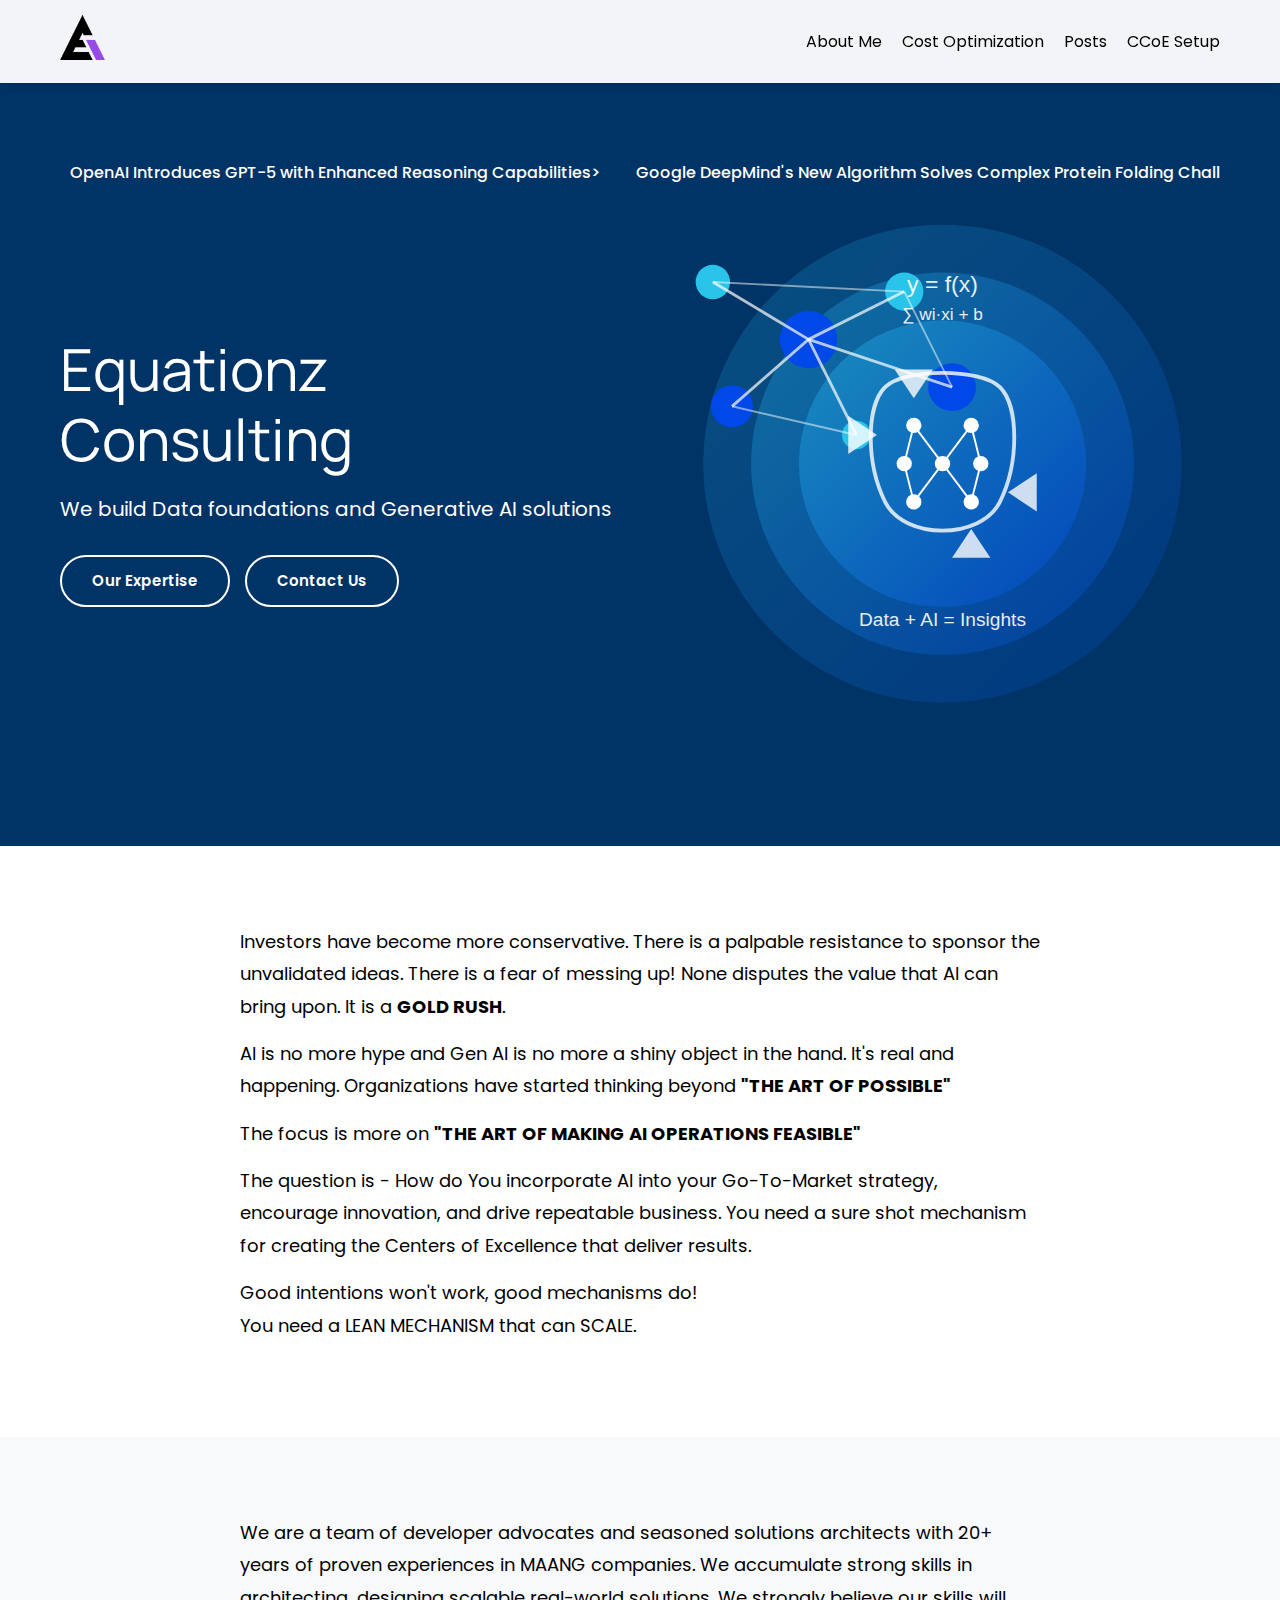
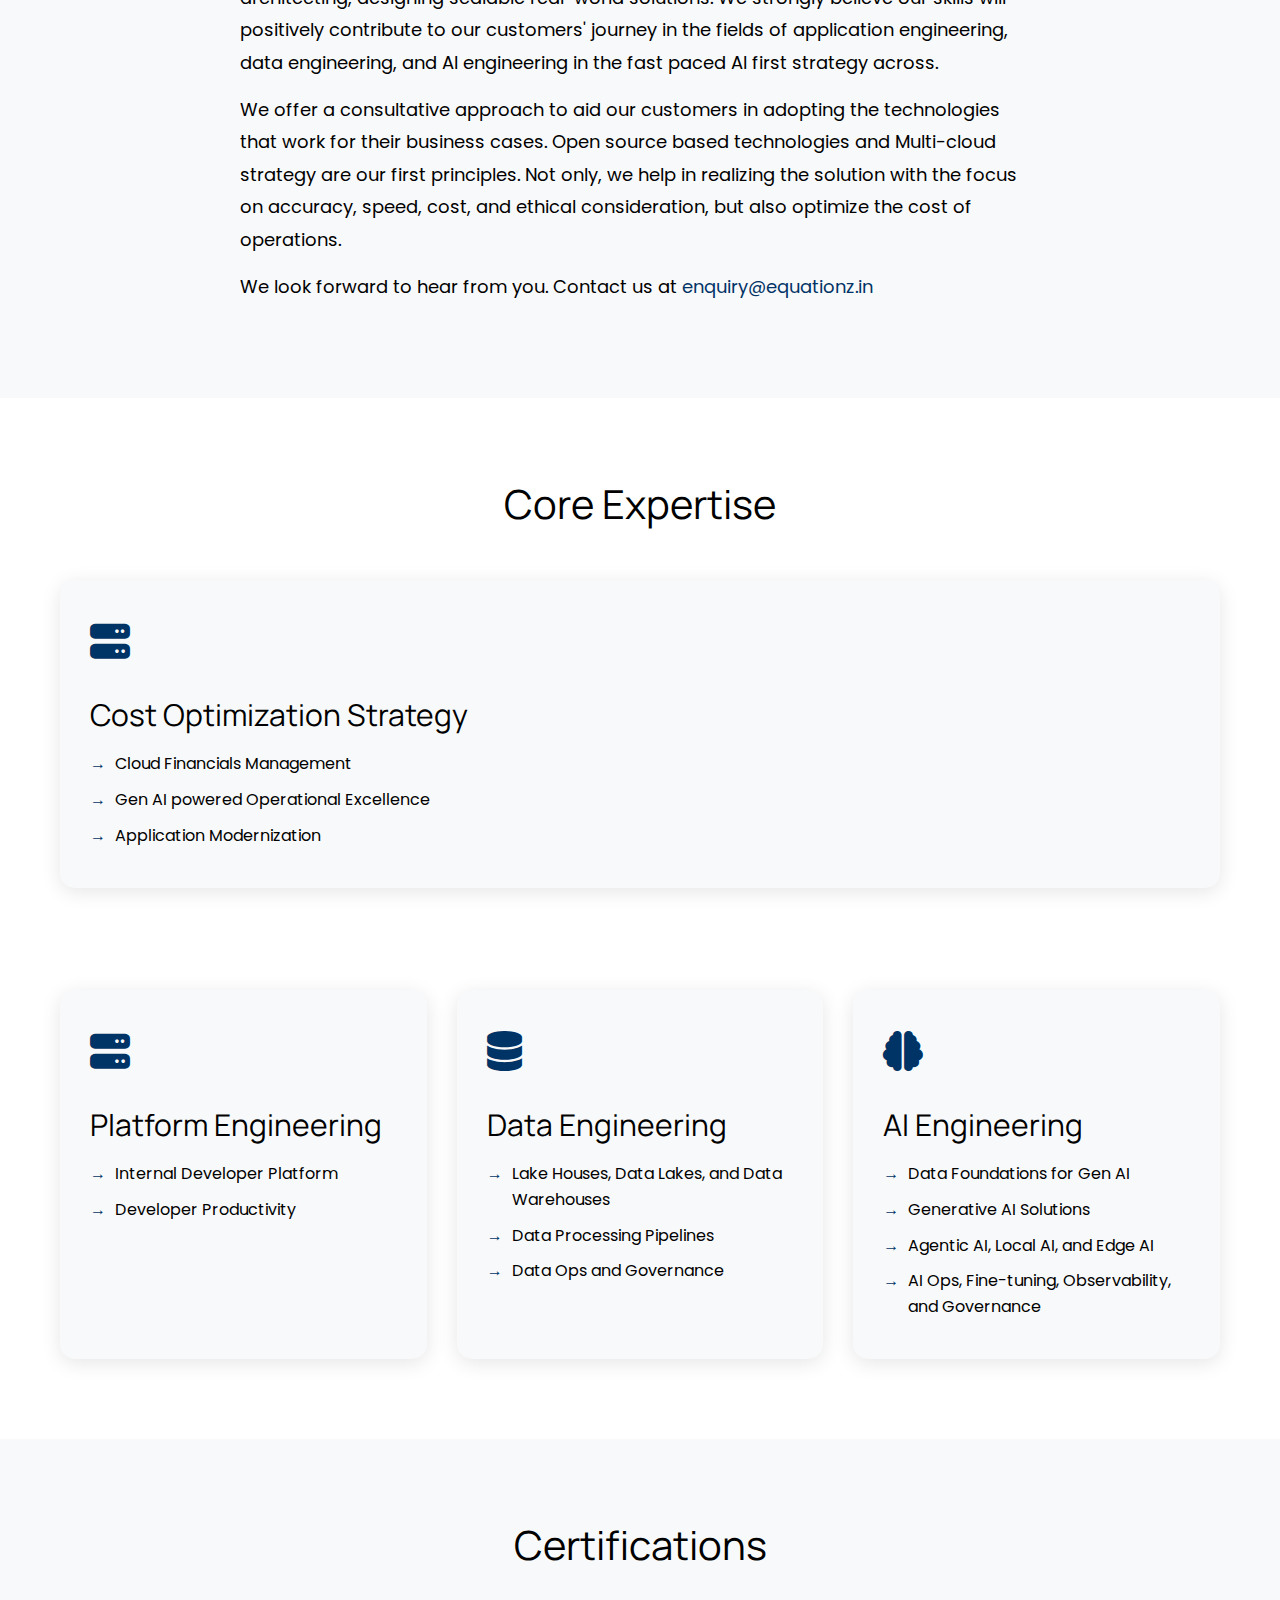
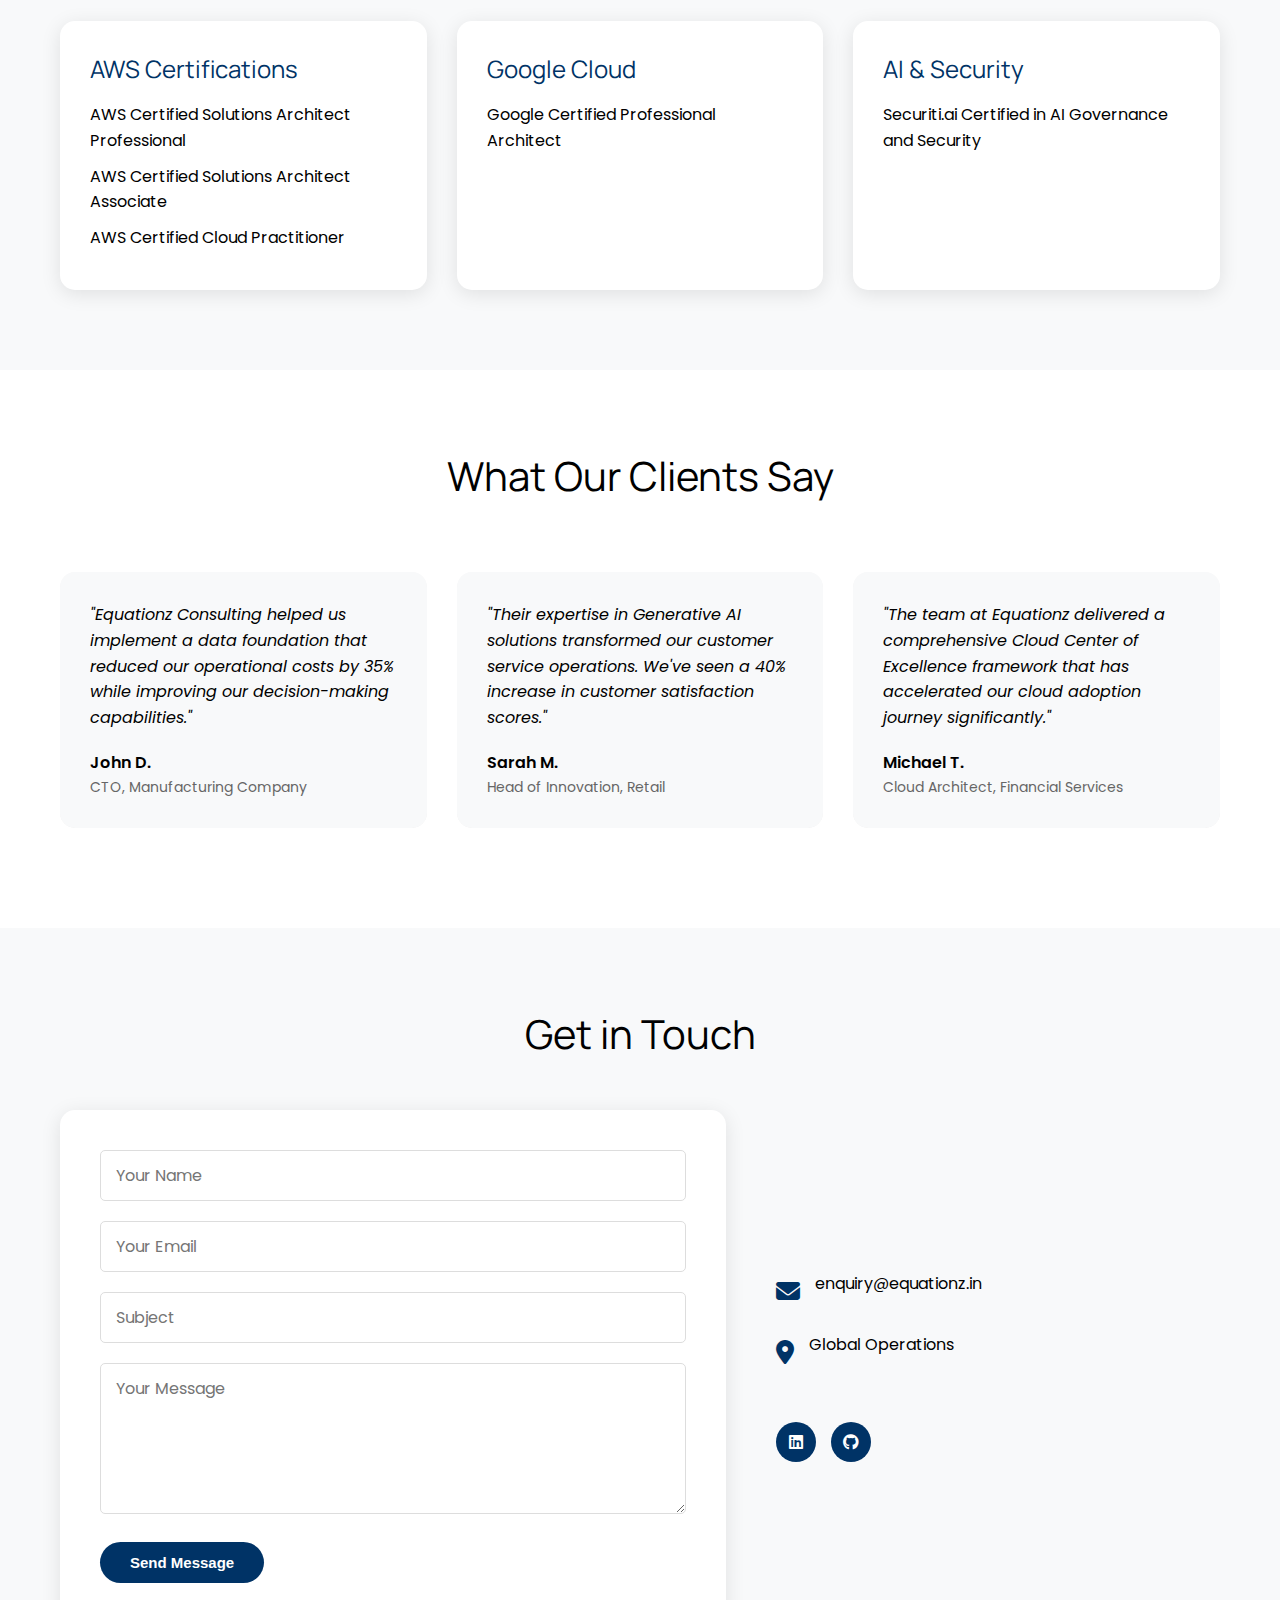
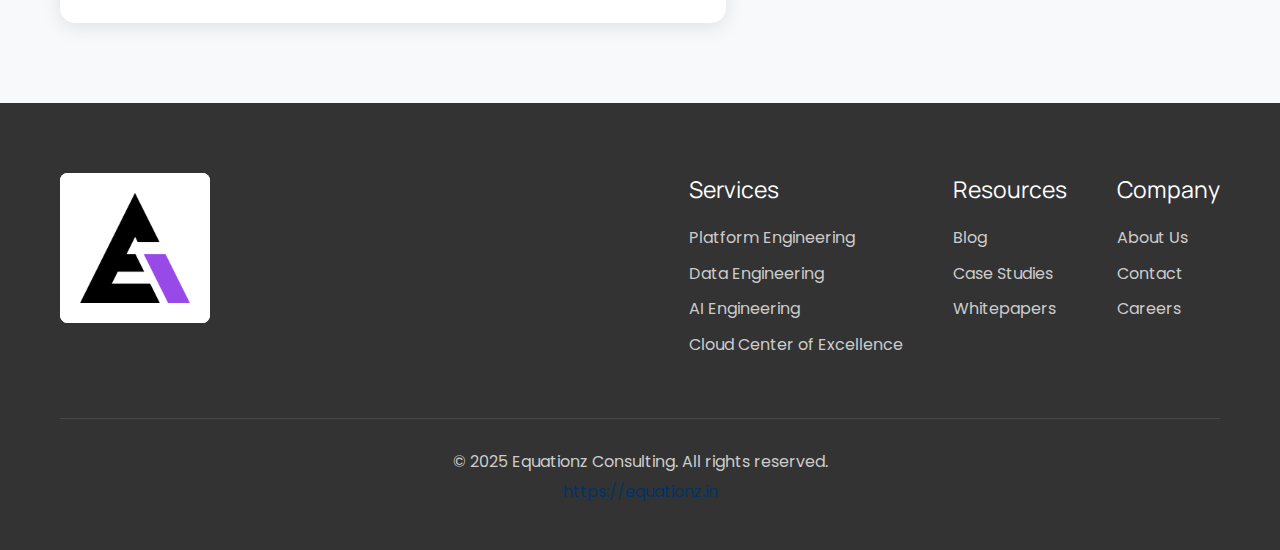
<file: index.html>
<!DOCTYPE html>
<html lang="en">
<head>
    <meta charset="UTF-8">
    <meta name="viewport" content="width=device-width, initial-scale=1.0">
    <title>Equationz Consulting - Data Foundations and Generative AI Solutions</title>
    <link rel="stylesheet" href="styles.css">
    <link rel="stylesheet" href="https://cdnjs.cloudflare.com/ajax/libs/font-awesome/6.5.2/css/all.min.css">
    <link href="https://fonts.googleapis.com/css?family=Poppins:300,400,600,700|Manrope:400,700,800|Heebo:400,700,800&display=swap" rel="stylesheet">
</head>
<body>
    <header>
        <div class="container">
            <div class="logo">
                <a href="index.html">
                    <img src="assets/img/EquationzLogo.png" alt="Equationz Consulting Logo">
                </a>
            </div>
            <nav>
                <ul>
                    <li><a href="https://www.linkedin.com/in/raghavendraprakash/">About Me</a></li>
                    <li><a href="cloud-cost-optimization.html">Cost Optimization</a></li>
                    <li class="dropdown">
                        <a href="#" class="dropdown-toggle">Posts</a>
                        <div class="dropdown-menu">
                            <a href="https://www.linkedin.com/pulse/why-do-you-need-oss-strategy-raghavendra-prakash-6yjlc/?trackingId=0P7LILpSRLCcQpNFUEIuqA%3D%3D">Why OSS Strategy?</a>
                            <a href="https://www.linkedin.com/pulse/why-open-source-ai-how-os-contributes-transparency-prakash-1sgec/?trackingId=BzPF0a6uRyuikJfeB3k0%2BQ%3D%3D">What is Open source AI?</a>
                            <a href="https://www.linkedin.com/pulse/llm-knowledge-graph-winning-combination-raghavendra-prakash-az0zc/?trackingId=BzPF0a6uRyuikJfeB3k0%2BQ%3D%3D">Using Generative AI with Knowledge Graph</a>
                            <a href="https://www.linkedin.com/pulse/distributed-customer-segmentation-ray-framework-raghavendra-prakash-duldc/?trackingId=BzPF0a6uRyuikJfeB3k0%2BQ%3D%3D">Distributed customer segmentation with Ray framework</a>
                        </div>
                    </li>
                    <li class="dropdown">
                        <a href="#" class="dropdown-toggle">CCoE Setup</a>
                        <div class="dropdown-menu">
                            <a href="https://www.linkedin.com/pulse/cloud-center-excellence-do-you-need-one-what-adoption-prakash/?trackingId=0P7LILpSRLCcQpNFUEIuqA%3D%3D">How do you establish CCoE (Part 1)</a>
                            <a href="https://www.linkedin.com/pulse/cloud-center-excellence-how-structure-team-raghavendra-prakash/?trackingId=BzPF0a6uRyuikJfeB3k0%2BQ%3D%3D">How do you establish CCoE (Part 2)</a>
                            <a href="https://www.linkedin.com/pulse/cloud-center-excellence-focus-areas-charter-setting-ball-prakash/?trackingId=BzPF0a6uRyuikJfeB3k0%2BQ%3D%3D">How do you establish CCoE (Part 3)</a>
                        </div>
                    </li>
                </ul>
            </nav>
            <div class="mobile-menu-toggle">
                <span></span>
                <span></span>
                <span></span>
            </div>
        </div>
    </header>

    <section class="hero">
        <div class="container">
            <div class="announcement-ribbon">
                <div class="ticker-wrapper">
                    <div class="ticker-content">
                        <a href="#core-expertise"><span class="ticker-item">OpenAI Introduces GPT-5 with Enhanced Reasoning Capabilities></span></a>
                        <span class="ticker-separator">&bull;</span>
                        <a href="#core-expertise"><span class="ticker-item">Google DeepMind's New Algorithm Solves Complex Protein Folding Challenges</span></a>
                        <span class="ticker-separator">&bull;</span>
                        <a href="#core-expertise"><span class="ticker-item">AWS Launches New AI Service for Enterprise Knowledge Management</span></a>
                        <span class="ticker-separator">&bull;</span>
                        <a href="#core-expertise"><span class="ticker-item">Researchers Develop More Efficient Training Method for Large Language Models</span></a>
                        <span class="ticker-separator">&bull;</span>
                        <a href="#core-expertise"><span class="ticker-item">EU Announces New Regulatory Framework for Generative AI Applications</span></a>
                    </div>
                </div>
            </div> 
            <div class="hero-content">
                <div class="hero-text">
                    <h1>Equationz Consulting</h1>
                    <p class="subtitle">We build Data foundations and Generative AI solutions</p>
                    <div class="cta-buttons">
                        <a href="#core-expertise" class="btn btn-outline">Our Expertise</a>
                        <a href="#contact" class="btn btn-outline">Contact Us</a>
                    </div>
                </div>
                <div class="hero-image">
                    <img src="assets/img/hero-image.svg" alt="Data and AI Illustration">
                </div>
            </div>
        </div>
    </section>

    <section class="intro">
        <div class="container">
            <div class="intro-content">
                <div class="intro-text">
                    <p>
                        Investors have become more conservative. There is a palpable resistance to sponsor the unvalidated ideas. 
                        There is a fear of messing up! None disputes the value that AI can bring upon. It is a <strong>GOLD RUSH</strong>.
                    </p>
                    <p>
                        AI is no more hype and Gen AI is no more a shiny object in the hand. It's real and happening. Organizations have started thinking beyond <strong>"THE ART OF POSSIBLE"</strong>
                    </p>
                    <p>
                        The focus is more on <strong>"THE ART OF MAKING AI OPERATIONS FEASIBLE"</strong>
                    </p>
                    <p>
                        The question is - How do You incorporate AI into your Go-To-Market strategy, encourage innovation, and drive repeatable business.
                        You need a sure shot mechanism for creating the Centers of Excellence that deliver results.
                    </p>
                    <p>
                        Good intentions won't work, good mechanisms do!<br>
                        You need a LEAN MECHANISM that can SCALE.
                    </p>
                </div>
            </div>
        </div>
    </section>

    <section class="about">
        <div class="container">
            <div class="about-content">
                <div class="about-text">
                    <p>
                        We are a team of developer advocates and seasoned solutions architects with 20+ years of proven experiences in MAANG companies. We accumulate strong skills in architecting, 
                        designing scalable real-world solutions. We strongly believe our skills will positively contribute to our customers' journey in the fields of application engineering, 
                        data engineering, and AI engineering in the fast paced AI first strategy across.
                    </p>
                    <p>
                        We offer a consultative approach to aid our customers in adopting the technologies that work for their business cases. 
                        Open source based technologies and Multi-cloud strategy are our first principles. Not only, we help in realizing the solution with the focus on accuracy, 
                        speed, cost, and ethical consideration, but also optimize the cost of operations.
                    </p>
                    <p>
                        We look forward to hear from you. Contact us at <a href="mailto:enquiry@equationz.in">enquiry@equationz.in</a>
                    </p>
                </div>
            </div>
        </div>
    </section>

    <section id="core-expertise" class="expertise">
        <div class="container">
            <h2>Core Expertise</h2>
            
            <div class="expertise-card">
                <div class="card-icon">
                    <i class="fas fa-server"></i>
                </div>
                <h3>Cost Optimization Strategy</h3>
                <ul>
                    <li>Cloud Financials Management</li>
                    <li>Gen AI powered Operational Excellence</li>
                    <li>Application Modernization</li>
                </ul>
            </div>
            <br></br>
            <br></br>
            <div class="expertise-grid">
                <div class="expertise-card">
                    <div class="card-icon">
                        <i class="fas fa-server"></i>
                    </div>
                    <h3>Platform Engineering</h3>
                    <ul>
                        <li>Internal Developer Platform</li>
                        <li>Developer Productivity</li>
                    </ul>
                </div>
                
                <div class="expertise-card">
                    <div class="card-icon">
                        <i class="fas fa-database"></i>
                    </div>
                    <h3>Data Engineering</h3>
                    <ul>
                        <li>Lake Houses, Data Lakes, and Data Warehouses</li>
                        <li>Data Processing Pipelines</li>
                        <li>Data Ops and Governance</li>
                    </ul>
                </div>
                
                <div class="expertise-card">
                    <div class="card-icon">
                        <i class="fas fa-brain"></i>
                    </div>
                    <h3>AI Engineering</h3>
                    <ul>
                        <li>Data Foundations for Gen AI</li>
                        <li>Generative AI Solutions</li>
                        <li>Agentic AI, Local AI, and Edge AI</li>
                        <li>AI Ops, Fine-tuning, Observability, and Governance</li>
                    </ul>
                </div>
            </div>
        </div>
    </section>

    <section class="certifications">
        <div class="container">
            <h2>Certifications</h2>
            <div class="cert-grid">
                <div class="cert-item">
                    <h4>AWS Certifications</h4>
                    <ul>
                        <li>AWS Certified Solutions Architect Professional</li>
                        <li>AWS Certified Solutions Architect Associate</li>
                        <li>AWS Certified Cloud Practitioner</li>
                    </ul>
                </div>
                
                <div class="cert-item">
                    <h4>Google Cloud</h4>
                    <ul>
                        <li>Google Certified Professional Architect</li>
                    </ul>
                </div>
                
                <div class="cert-item">
                    <h4>AI & Security</h4>
                    <ul>
                        <li>Securiti.ai Certified in AI Governance and Security</li>
                    </ul>
                </div>
            </div>
        </div>
    </section>

    <section class="testimonials">
        <div class="container">
            <h2>What Our Clients Say</h2>
            <div class="testimonial-slider">
                <div class="testimonial">
                    <div class="testimonial-content">
                        <p>"Equationz Consulting helped us implement a data foundation that reduced our operational costs by 35% while improving our decision-making capabilities."</p>
                        <div class="testimonial-author">
                            <span class="name">John D.</span>
                            <span class="position">CTO, Manufacturing Company</span>
                        </div>
                    </div>
                </div>
                <div class="testimonial">
                    <div class="testimonial-content">
                        <p>"Their expertise in Generative AI solutions transformed our customer service operations. We've seen a 40% increase in customer satisfaction scores."</p>
                        <div class="testimonial-author">
                            <span class="name">Sarah M.</span>
                            <span class="position">Head of Innovation, Retail</span>
                        </div>
                    </div>
                </div>
                <div class="testimonial">
                    <div class="testimonial-content">
                        <p>"The team at Equationz delivered a comprehensive Cloud Center of Excellence framework that has accelerated our cloud adoption journey significantly."</p>
                        <div class="testimonial-author">
                            <span class="name">Michael T.</span>
                            <span class="position">Cloud Architect, Financial Services</span>
                        </div>
                    </div>
                </div>
            </div>
        </div>
    </section>

    <section id="contact" class="contact">
        <div class="container">
            <h2>Get in Touch</h2>
            <div class="contact-content">
                <div class="contact-form">
                    <form>
                        <div class="form-group">
                            <input type="text" placeholder="Your Name" required>
                        </div>
                        <div class="form-group">
                            <input type="email" placeholder="Your Email" required>
                        </div>
                        <div class="form-group">
                            <input type="text" placeholder="Subject">
                        </div>
                        <div class="form-group full-width">
                            <textarea placeholder="Your Message" rows="5" required></textarea>
                        </div>
                        <button type="submit" class="btn btn-primary">Send Message</button>
                    </form>
                </div>
                <div class="contact-info">
                    <div class="info-item">
                        <i class="fas fa-envelope"></i>
                        <p>enquiry@equationz.in</p>
                    </div>
                    <div class="info-item">
                        <i class="fas fa-map-marker-alt"></i>
                        <p>Global Operations</p>
                    </div>
                    <div class="social-links">
                        <a href="https://linkedin.com/in/raghavendraprakash" target="_blank"><i class="fab fa-linkedin"></i></a>
                        <a href="https://github.com/raghavendraprakash" target="_blank"><i class="fab fa-github"></i></a>
                    </div>
                </div>
            </div>
        </div>
    </section>

    <footer>
        <div class="container">
            <div class="footer-content">
                <div class="footer-logo">
                    <img src="assets/img/EquationzLogo.png" alt="Equationz Consulting Logo" class="footer-logo">
                </div>
                <div class="footer-links">
                    <div class="footer-column">
                        <h3>Services</h3>
                        <ul>
                            <li><a href="#">Platform Engineering</a></li>
                            <li><a href="#">Data Engineering</a></li>
                            <li><a href="#">AI Engineering</a></li>
                            <li><a href="#">Cloud Center of Excellence</a></li>
                        </ul>
                    </div>
                    <div class="footer-column">
                        <h3>Resources</h3>
                        <ul>
                            <li><a href="#">Blog</a></li>
                            <li><a href="#">Case Studies</a></li>
                            <li><a href="#">Whitepapers</a></li>
                        </ul>
                    </div>
                    <div class="footer-column">
                        <h3>Company</h3>
                        <ul>
                            <li><a href="#">About Us</a></li>
                            <li><a href="#">Contact</a></li>
                            <li><a href="#">Careers</a></li>
                        </ul>
                    </div>
                </div>
            </div>
            <div class="footer-bottom">
                <p>&copy; 2025 Equationz Consulting. All rights reserved.</p>
                <p><a href="https://equationz.in">https://equationz.in</a></p>
            </div>
        </div>
    </footer>

    <script src="script.js"></script>
</body>
</html>
</file>
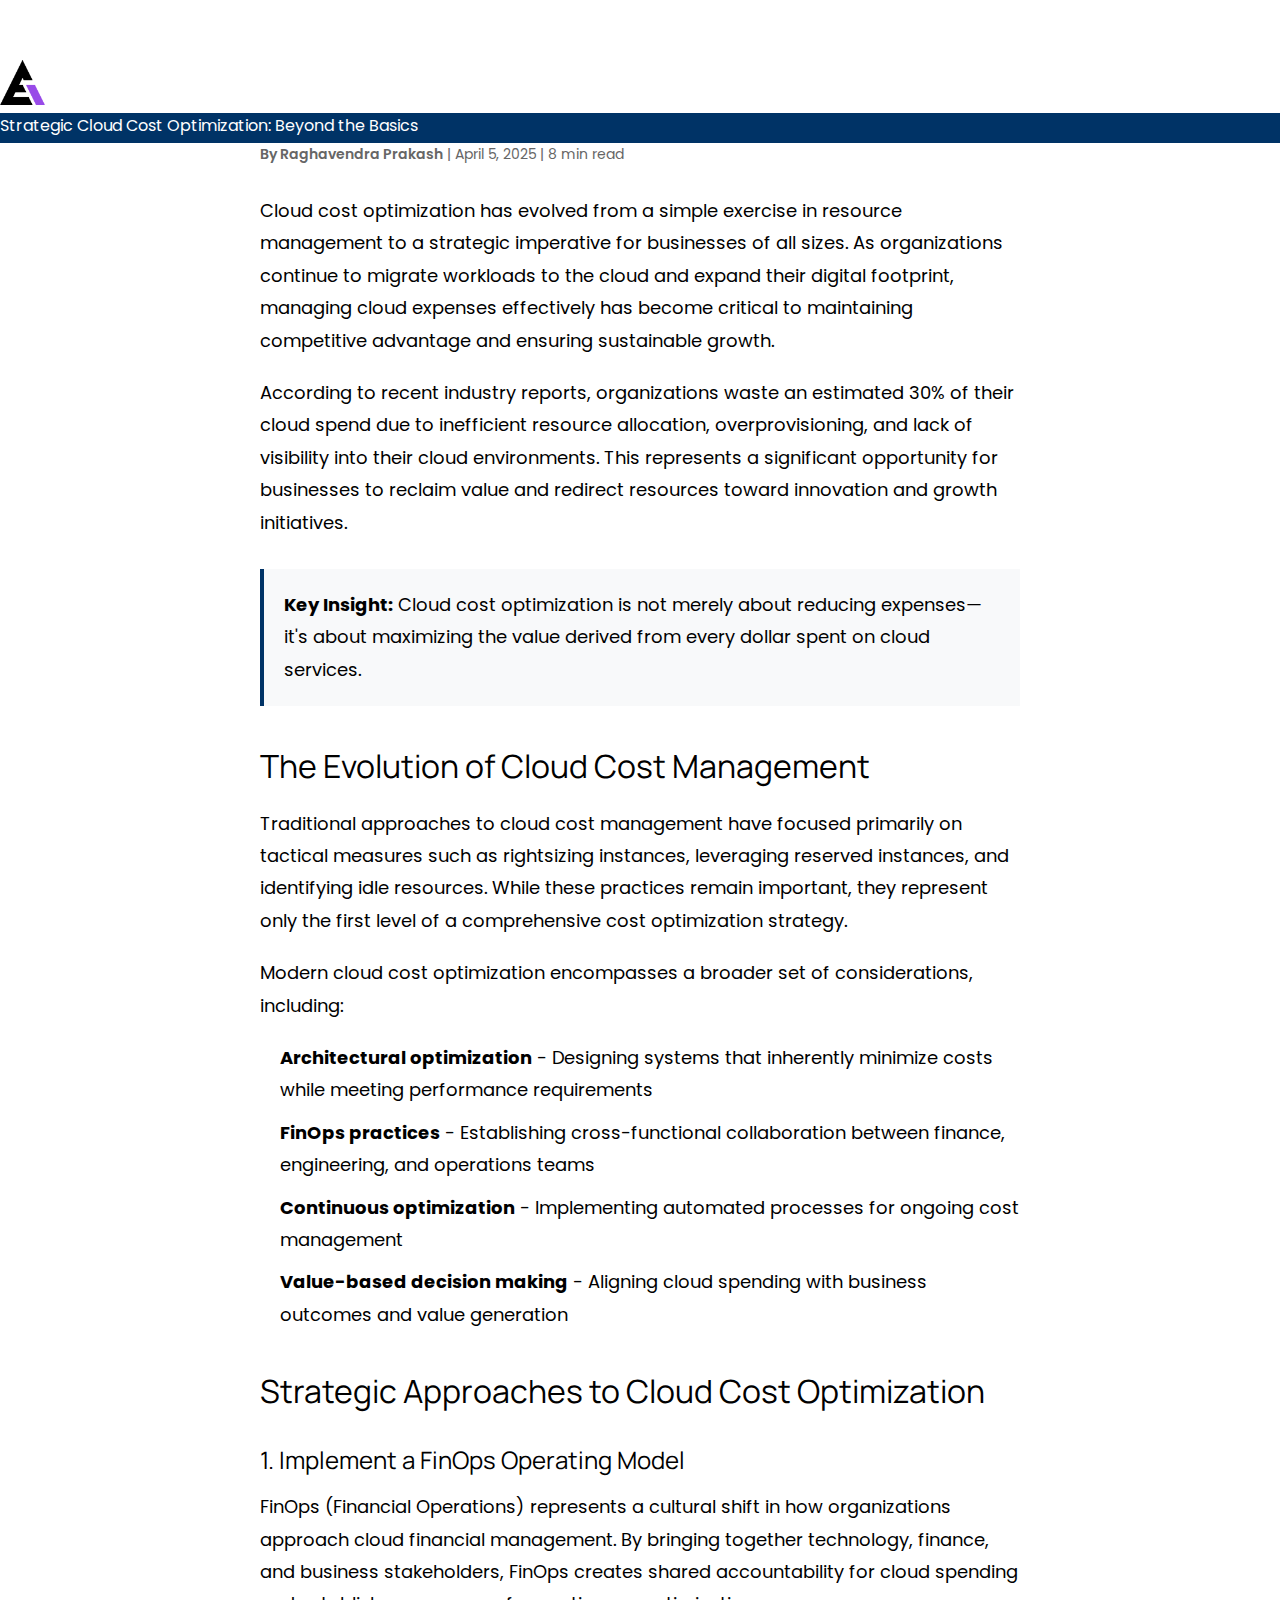
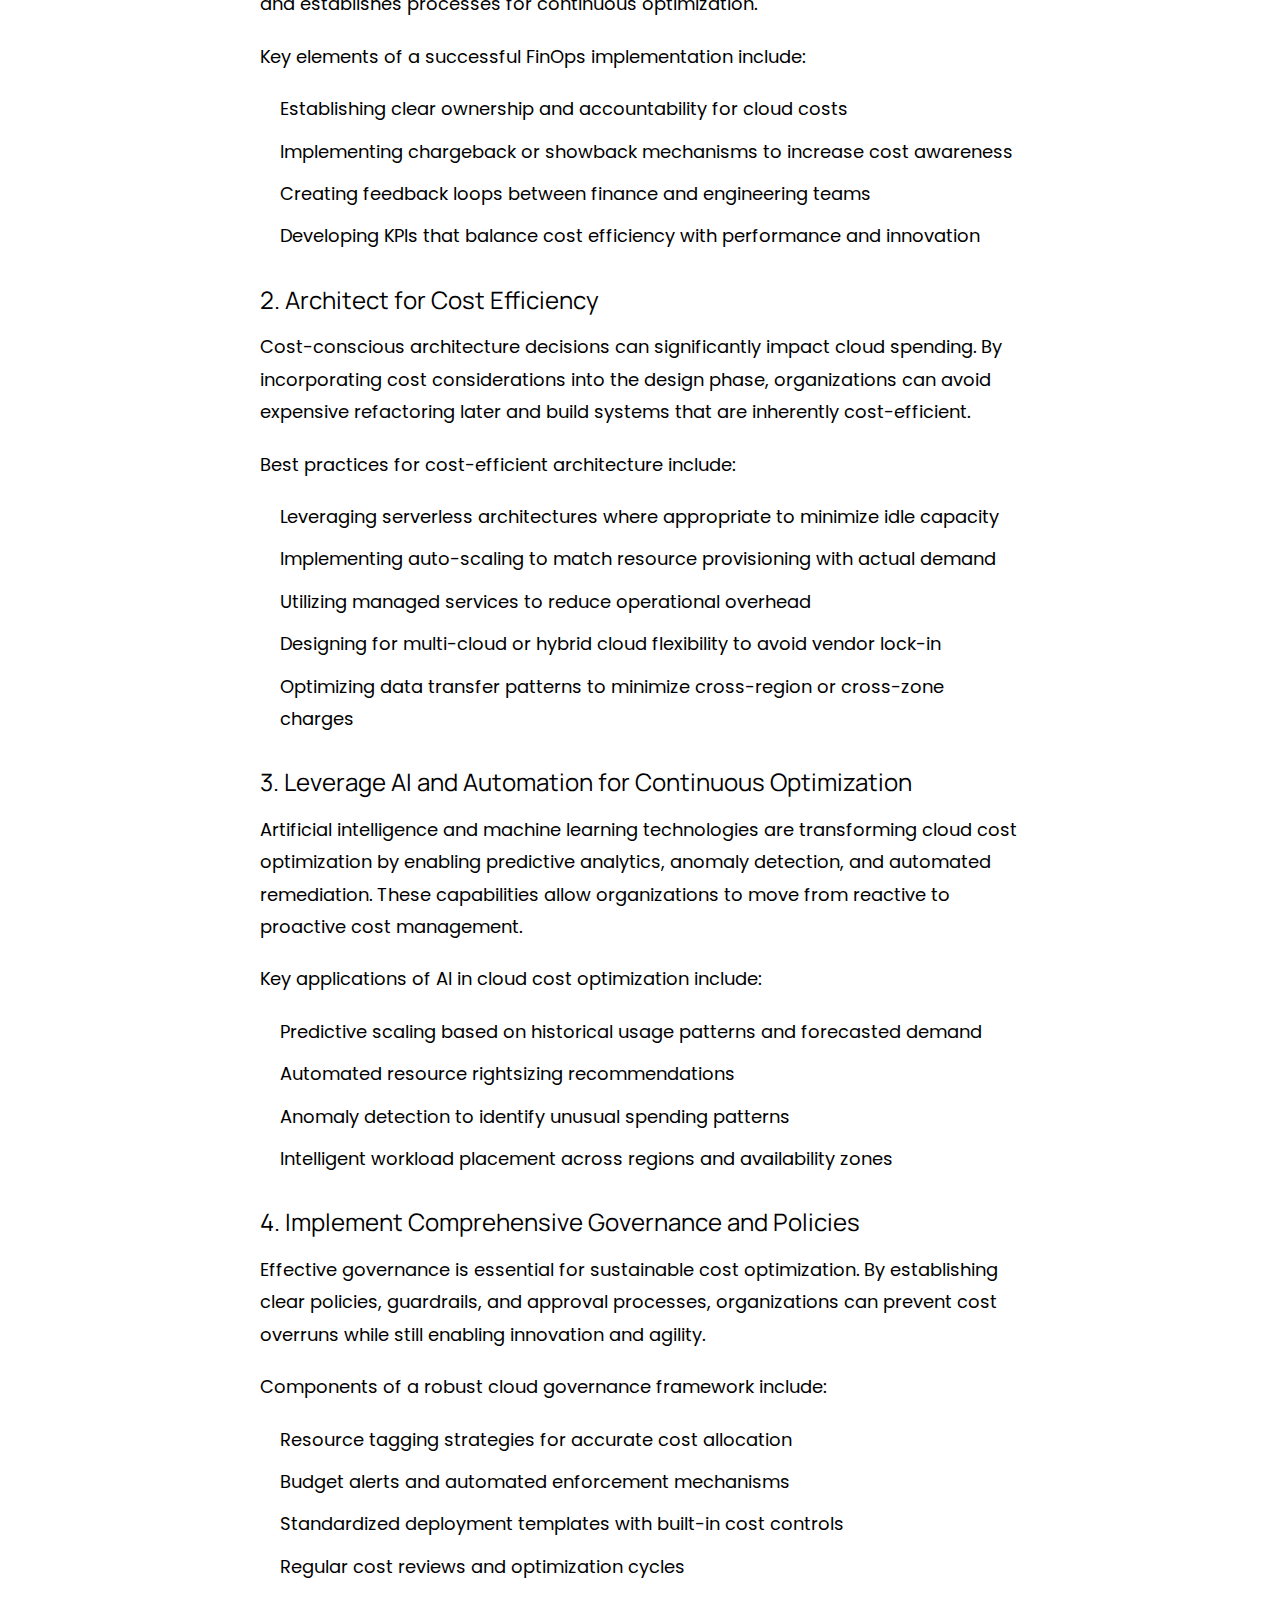
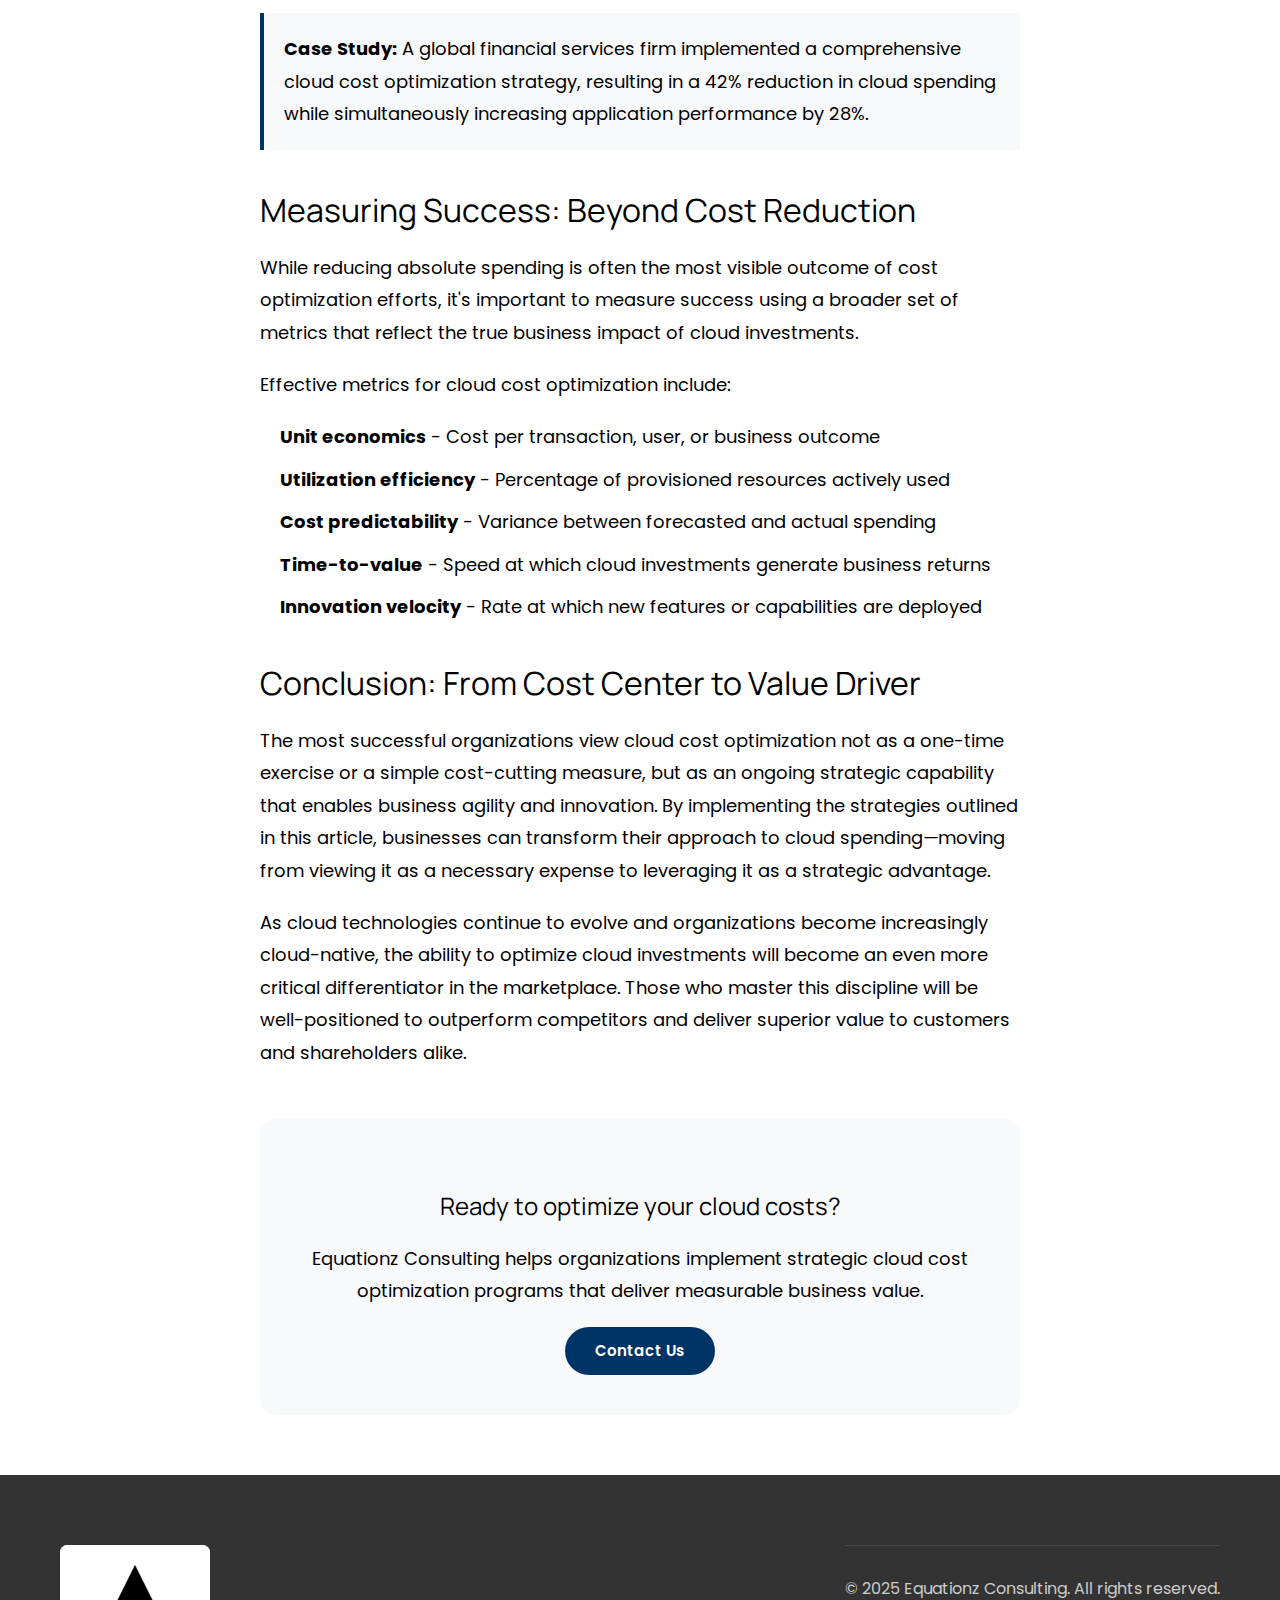
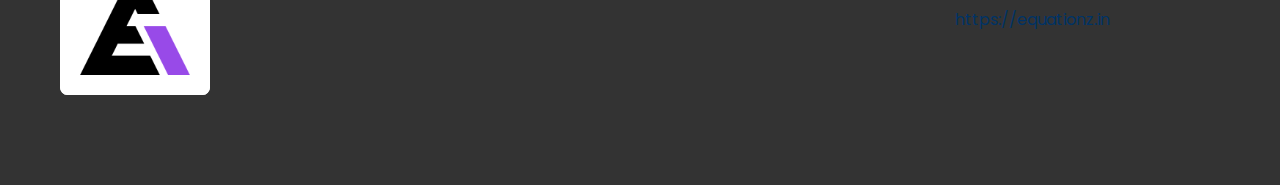
<file: cloud-cost-optimization.html>
<!DOCTYPE html>
<html lang="en">
<head>
    <meta charset="UTF-8">
    <meta name="viewport" content="width=device-width, initial-scale=1.0">
    <title>Cloud Cost Optimization - Equationz Consulting</title>
    <link rel="stylesheet" href="styles.css">
    <link rel="stylesheet" href="article-content.css">
    <link rel="stylesheet" href="https://cdnjs.cloudflare.com/ajax/libs/font-awesome/6.5.2/css/all.min.css">
    <link href="https://fonts.googleapis.com/css?family=Poppins:300,400,600,700|Manrope:400,700,800|Heebo:400,700,800&display=swap" rel="stylesheet">
</head>
<body>
    <section class="article-content">      
        <div class="logo">
            <a href="index.html">
                <img src="assets/img/EquationzLogo.png" alt="Equationz Consulting Logo">
            </a>
        </div>  
        <div class="article-hero">

            <div>
                <p class="subtitle">Strategic Cloud Cost Optimization: Beyond the Basics</p>
            </div>
        </div>       
        <div class="article-container">
            <div class="article-meta">
                <span class="author">By Raghavendra Prakash</span> | <span class="date">April 5, 2025</span> | <span class="read-time">8 min read</span>
            </div>

            <div class="article-body">
                <p>
                    Cloud cost optimization has evolved from a simple exercise in resource management to a strategic imperative for businesses of all sizes. As organizations continue to migrate workloads to the cloud and expand their digital footprint, managing cloud expenses effectively has become critical to maintaining competitive advantage and ensuring sustainable growth.
                </p>
                
                <p>
                    According to recent industry reports, organizations waste an estimated 30% of their cloud spend due to inefficient resource allocation, overprovisioning, and lack of visibility into their cloud environments. This represents a significant opportunity for businesses to reclaim value and redirect resources toward innovation and growth initiatives.
                </p>
                
                <div class="highlight-box">
                    <p><strong>Key Insight:</strong> Cloud cost optimization is not merely about reducing expenses—it's about maximizing the value derived from every dollar spent on cloud services.</p>
                </div>
                
                <h2>The Evolution of Cloud Cost Management</h2>
                
                <p>
                    Traditional approaches to cloud cost management have focused primarily on tactical measures such as rightsizing instances, leveraging reserved instances, and identifying idle resources. While these practices remain important, they represent only the first level of a comprehensive cost optimization strategy.
                </p>
                
                <p>
                    Modern cloud cost optimization encompasses a broader set of considerations, including:
                </p>
                
                <ul>
                    <li><strong>Architectural optimization</strong> - Designing systems that inherently minimize costs while meeting performance requirements</li>
                    <li><strong>FinOps practices</strong> - Establishing cross-functional collaboration between finance, engineering, and operations teams</li>
                    <li><strong>Continuous optimization</strong> - Implementing automated processes for ongoing cost management</li>
                    <li><strong>Value-based decision making</strong> - Aligning cloud spending with business outcomes and value generation</li>
                </ul>
                
                <h2>Strategic Approaches to Cloud Cost Optimization</h2>
                
                <h3>1. Implement a FinOps Operating Model</h3>
                
                <p>
                    FinOps (Financial Operations) represents a cultural shift in how organizations approach cloud financial management. By bringing together technology, finance, and business stakeholders, FinOps creates shared accountability for cloud spending and establishes processes for continuous optimization.
                </p>
                
                <p>
                    Key elements of a successful FinOps implementation include:
                </p>
                
                <ul>
                    <li>Establishing clear ownership and accountability for cloud costs</li>
                    <li>Implementing chargeback or showback mechanisms to increase cost awareness</li>
                    <li>Creating feedback loops between finance and engineering teams</li>
                    <li>Developing KPIs that balance cost efficiency with performance and innovation</li>
                </ul>
                
                <h3>2. Architect for Cost Efficiency</h3>
                
                <p>
                    Cost-conscious architecture decisions can significantly impact cloud spending. By incorporating cost considerations into the design phase, organizations can avoid expensive refactoring later and build systems that are inherently cost-efficient.
                </p>
                
                <p>
                    Best practices for cost-efficient architecture include:
                </p>
                
                <ul>
                    <li>Leveraging serverless architectures where appropriate to minimize idle capacity</li>
                    <li>Implementing auto-scaling to match resource provisioning with actual demand</li>
                    <li>Utilizing managed services to reduce operational overhead</li>
                    <li>Designing for multi-cloud or hybrid cloud flexibility to avoid vendor lock-in</li>
                    <li>Optimizing data transfer patterns to minimize cross-region or cross-zone charges</li>
                </ul>
                
                <!--<div class="cost-savings-chart">
                    [Chart: Comparison of Traditional vs. Cost-Optimized Cloud Architecture]
                </div> -->
                
                <h3>3. Leverage AI and Automation for Continuous Optimization</h3>
                
                <p>
                    Artificial intelligence and machine learning technologies are transforming cloud cost optimization by enabling predictive analytics, anomaly detection, and automated remediation. These capabilities allow organizations to move from reactive to proactive cost management.
                </p>
                
                <p>
                    Key applications of AI in cloud cost optimization include:
                </p>
                
                <ul>
                    <li>Predictive scaling based on historical usage patterns and forecasted demand</li>
                    <li>Automated resource rightsizing recommendations</li>
                    <li>Anomaly detection to identify unusual spending patterns</li>
                    <li>Intelligent workload placement across regions and availability zones</li>
                </ul>
                
                <h3>4. Implement Comprehensive Governance and Policies</h3>
                
                <p>
                    Effective governance is essential for sustainable cost optimization. By establishing clear policies, guardrails, and approval processes, organizations can prevent cost overruns while still enabling innovation and agility.
                </p>
                
                <p>
                    Components of a robust cloud governance framework include:
                </p>
                
                <ul>
                    <li>Resource tagging strategies for accurate cost allocation</li>
                    <li>Budget alerts and automated enforcement mechanisms</li>
                    <li>Standardized deployment templates with built-in cost controls</li>
                    <li>Regular cost reviews and optimization cycles</li>
                </ul>
                
                <div class="highlight-box">
                    <p><strong>Case Study:</strong> A global financial services firm implemented a comprehensive cloud cost optimization strategy, resulting in a 42% reduction in cloud spending while simultaneously increasing application performance by 28%.</p>
                </div>
                
                <h2>Measuring Success: Beyond Cost Reduction</h2>
                
                <p>
                    While reducing absolute spending is often the most visible outcome of cost optimization efforts, it's important to measure success using a broader set of metrics that reflect the true business impact of cloud investments.
                </p>
                
                <p>
                    Effective metrics for cloud cost optimization include:
                </p>
                
                <ul>
                    <li><strong>Unit economics</strong> - Cost per transaction, user, or business outcome</li>
                    <li><strong>Utilization efficiency</strong> - Percentage of provisioned resources actively used</li>
                    <li><strong>Cost predictability</strong> - Variance between forecasted and actual spending</li>
                    <li><strong>Time-to-value</strong> - Speed at which cloud investments generate business returns</li>
                    <li><strong>Innovation velocity</strong> - Rate at which new features or capabilities are deployed</li>
                </ul>
                
                <h2>Conclusion: From Cost Center to Value Driver</h2>
                
                <p>
                    The most successful organizations view cloud cost optimization not as a one-time exercise or a simple cost-cutting measure, but as an ongoing strategic capability that enables business agility and innovation. By implementing the strategies outlined in this article, businesses can transform their approach to cloud spending—moving from viewing it as a necessary expense to leveraging it as a strategic advantage.
                </p>
                
                <p>
                    As cloud technologies continue to evolve and organizations become increasingly cloud-native, the ability to optimize cloud investments will become an even more critical differentiator in the marketplace. Those who master this discipline will be well-positioned to outperform competitors and deliver superior value to customers and shareholders alike.
                </p>
                
                <div class="article-cta">
                    <h3>Ready to optimize your cloud costs?</h3>
                    <p>Equationz Consulting helps organizations implement strategic cloud cost optimization programs that deliver measurable business value.</p>
                    <a href="#contact" class="btn btn-primary">Contact Us</a>
                </div>
            </div>
        </div>
    </section>
 
    <footer>
        <div class="container">
            <div class="footer-content">
                <div class="footer-logo">
                    <img src="assets/img/EquationzLogo.png" alt="Equationz Consulting Logo" class="footer-logo">
                </div>
            <div class="footer-bottom">
                <p>&copy; 2025 Equationz Consulting. All rights reserved.</p>
                <p><a href="https://equationz.in">https://equationz.in</a></p>
            </div>
        </div>
    </footer>

    <script src="script.js"></script>
</body>
</html>
</file>
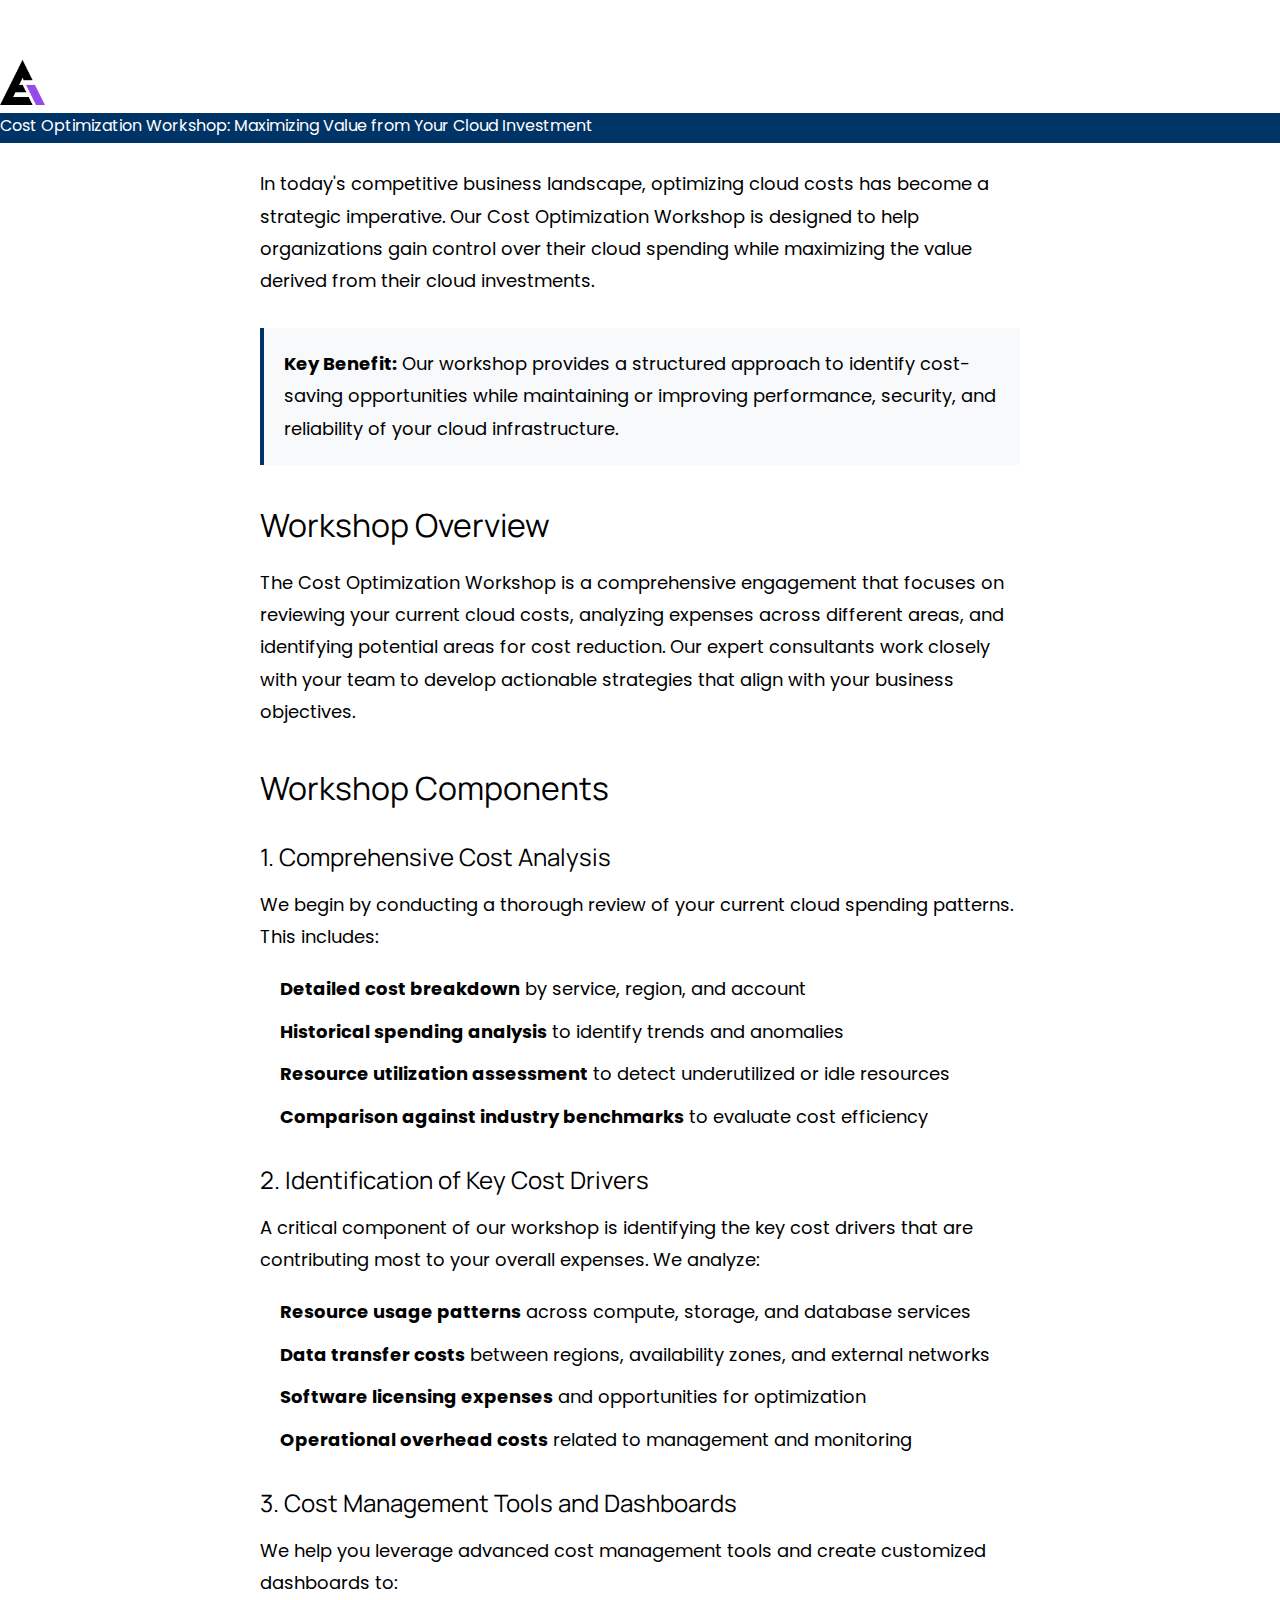
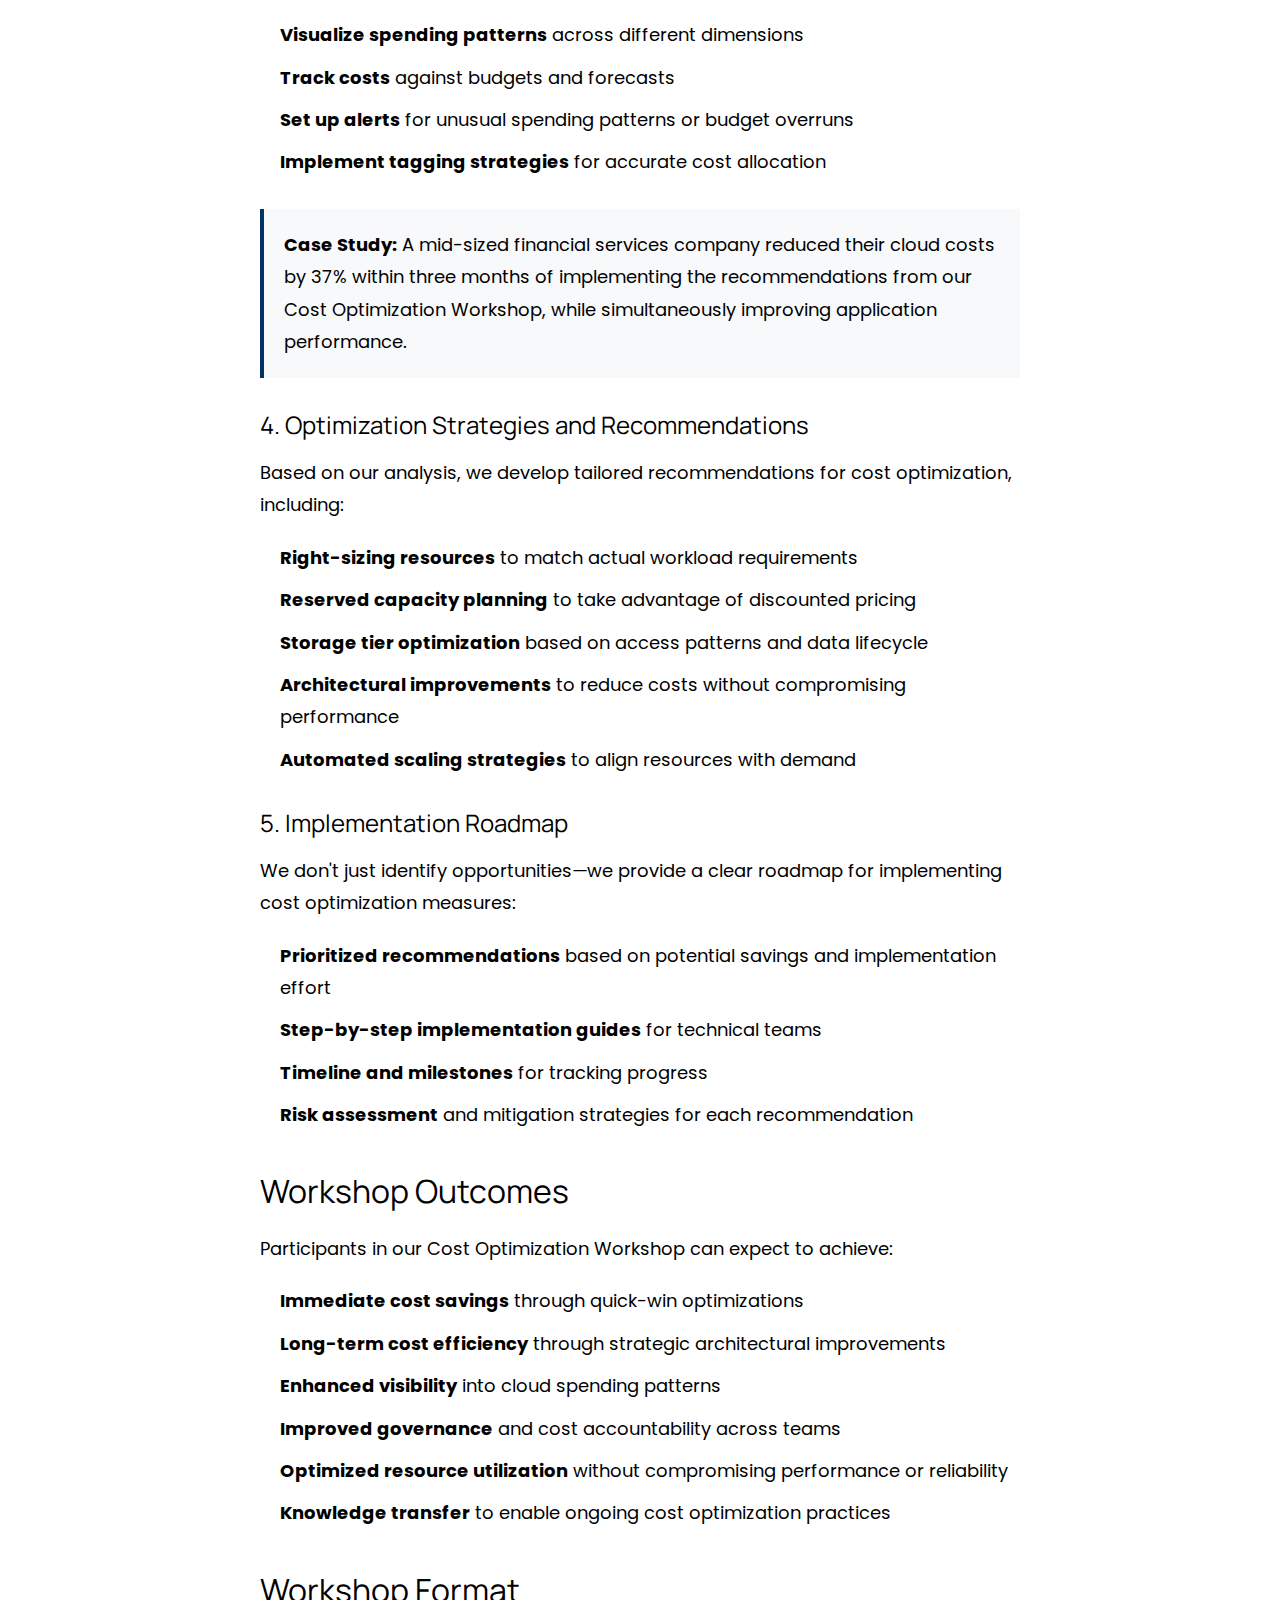
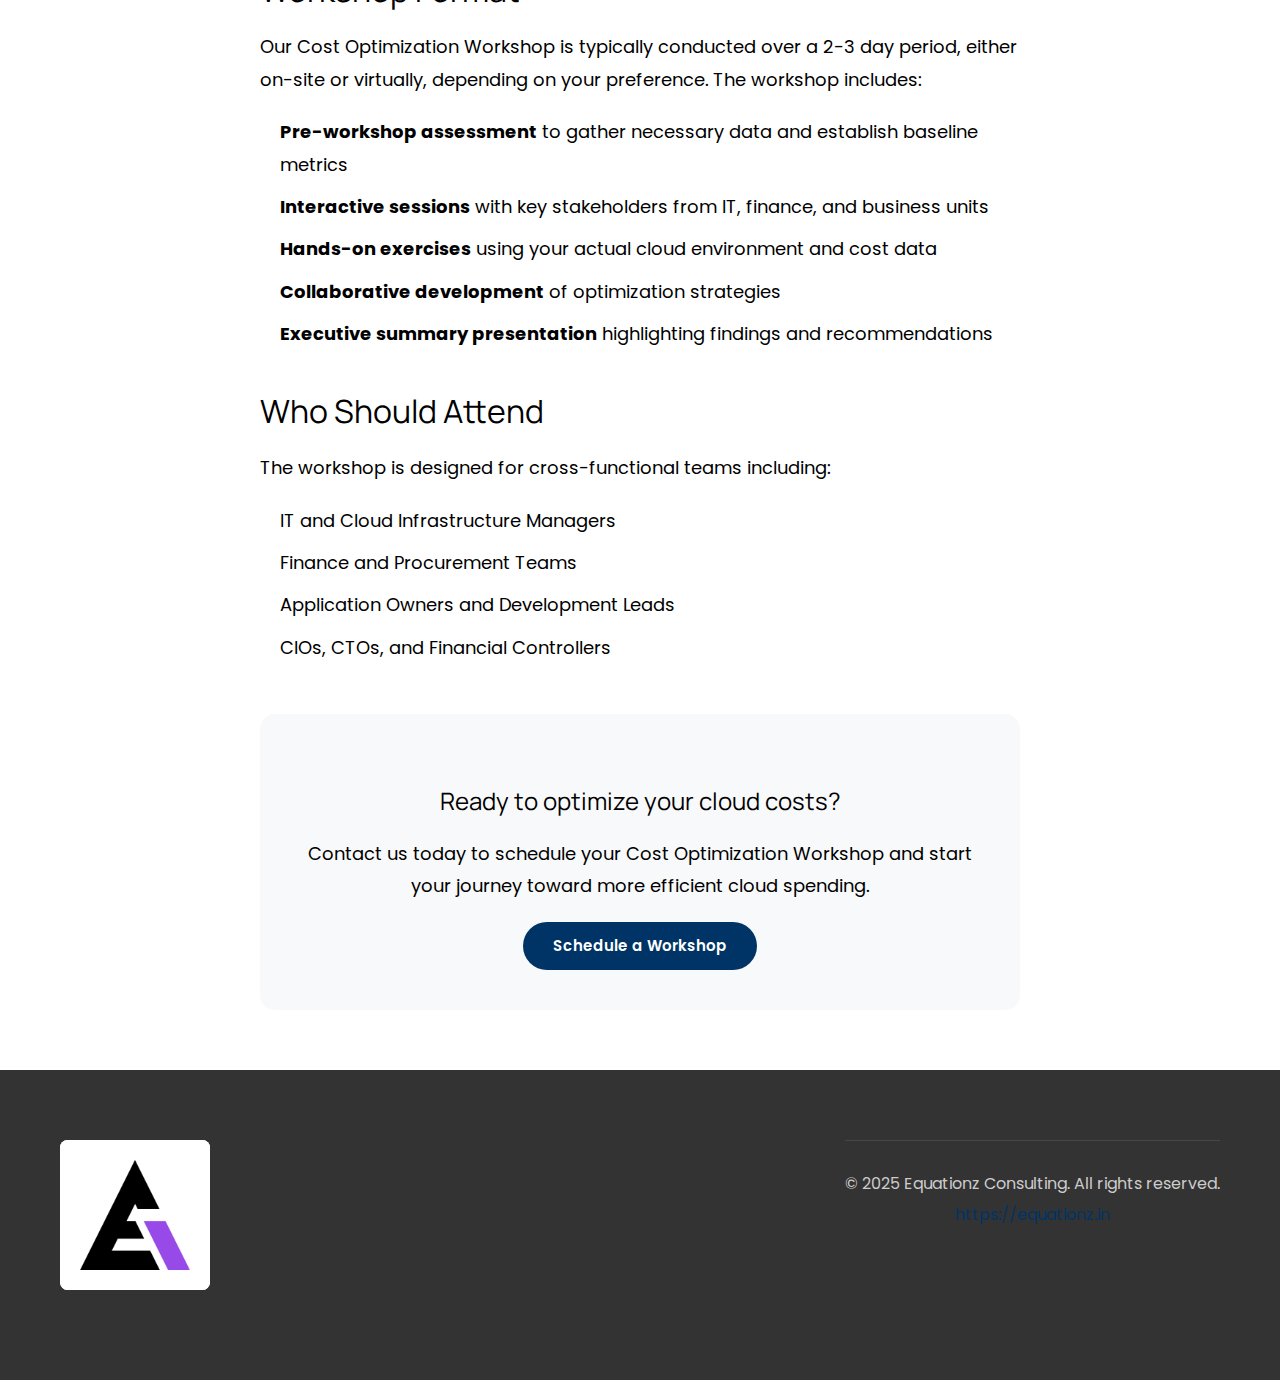
<file: cost-optimization-workshop.html>
<!DOCTYPE html>
<html lang="en">
<head>
    <meta charset="UTF-8">
    <meta name="viewport" content="width=device-width, initial-scale=1.0">
    <title>Cost Optimization Workshop - Equationz Consulting</title>
    <link rel="stylesheet" href="styles.css">
    <link rel="stylesheet" href="article-content.css">
    <link rel="stylesheet" href="https://cdnjs.cloudflare.com/ajax/libs/font-awesome/6.5.2/css/all.min.css">
    <link href="https://fonts.googleapis.com/css?family=Poppins:300,400,600,700|Manrope:400,700,800|Heebo:400,700,800&display=swap" rel="stylesheet">
</head>
<body>
    <section class="article-content">      
        <div class="logo">
            <a href="index.html">
                <img src="assets/img/EquationzLogo.png" alt="Equationz Consulting Logo">
            </a>
        </div>  
        <div class="article-hero">
            <div>
                <p class="subtitle">Cost Optimization Workshop: Maximizing Value from Your Cloud Investment</p>
            </div>
        </div>       
        <div class="article-container">
            <br/>
            <div class="article-body">
                <p>
                    In today's competitive business landscape, optimizing cloud costs has become a strategic imperative. Our Cost Optimization Workshop is designed to help organizations gain control over their cloud spending while maximizing the value derived from their cloud investments.
                </p>
                
                <div class="highlight-box">
                    <p><strong>Key Benefit:</strong> Our workshop provides a structured approach to identify cost-saving opportunities while maintaining or improving performance, security, and reliability of your cloud infrastructure.</p>
                </div>
                
                <h2>Workshop Overview</h2>
                
                <p>
                    The Cost Optimization Workshop is a comprehensive engagement that focuses on reviewing your current cloud costs, analyzing expenses across different areas, and identifying potential areas for cost reduction. Our expert consultants work closely with your team to develop actionable strategies that align with your business objectives.
                </p>
                
                <h2>Workshop Components</h2>
                
                <h3>1. Comprehensive Cost Analysis</h3>
                
                <p>
                    We begin by conducting a thorough review of your current cloud spending patterns. This includes:
                </p>
                
                <ul>
                    <li><strong>Detailed cost breakdown</strong> by service, region, and account</li>
                    <li><strong>Historical spending analysis</strong> to identify trends and anomalies</li>
                    <li><strong>Resource utilization assessment</strong> to detect underutilized or idle resources</li>
                    <li><strong>Comparison against industry benchmarks</strong> to evaluate cost efficiency</li>
                </ul>
                
                <h3>2. Identification of Key Cost Drivers</h3>
                
                <p>
                    A critical component of our workshop is identifying the key cost drivers that are contributing most to your overall expenses. We analyze:
                </p>
                
                <ul>
                    <li><strong>Resource usage patterns</strong> across compute, storage, and database services</li>
                    <li><strong>Data transfer costs</strong> between regions, availability zones, and external networks</li>
                    <li><strong>Software licensing expenses</strong> and opportunities for optimization</li>
                    <li><strong>Operational overhead costs</strong> related to management and monitoring</li>
                </ul>
                
                <h3>3. Cost Management Tools and Dashboards</h3>
                
                <p>
                    We help you leverage advanced cost management tools and create customized dashboards to:
                </p>
                
                <ul>
                    <li><strong>Visualize spending patterns</strong> across different dimensions</li>
                    <li><strong>Track costs</strong> against budgets and forecasts</li>
                    <li><strong>Set up alerts</strong> for unusual spending patterns or budget overruns</li>
                    <li><strong>Implement tagging strategies</strong> for accurate cost allocation</li>
                </ul>
                
                <div class="highlight-box">
                    <p><strong>Case Study:</strong> A mid-sized financial services company reduced their cloud costs by 37% within three months of implementing the recommendations from our Cost Optimization Workshop, while simultaneously improving application performance.</p>
                </div>
                
                <h3>4. Optimization Strategies and Recommendations</h3>
                
                <p>
                    Based on our analysis, we develop tailored recommendations for cost optimization, including:
                </p>
                
                <ul>
                    <li><strong>Right-sizing resources</strong> to match actual workload requirements</li>
                    <li><strong>Reserved capacity planning</strong> to take advantage of discounted pricing</li>
                    <li><strong>Storage tier optimization</strong> based on access patterns and data lifecycle</li>
                    <li><strong>Architectural improvements</strong> to reduce costs without compromising performance</li>
                    <li><strong>Automated scaling strategies</strong> to align resources with demand</li>
                </ul>
                
                <h3>5. Implementation Roadmap</h3>
                
                <p>
                    We don't just identify opportunities—we provide a clear roadmap for implementing cost optimization measures:
                </p>
                
                <ul>
                    <li><strong>Prioritized recommendations</strong> based on potential savings and implementation effort</li>
                    <li><strong>Step-by-step implementation guides</strong> for technical teams</li>
                    <li><strong>Timeline and milestones</strong> for tracking progress</li>
                    <li><strong>Risk assessment</strong> and mitigation strategies for each recommendation</li>
                </ul>
                
                <h2>Workshop Outcomes</h2>
                
                <p>
                    Participants in our Cost Optimization Workshop can expect to achieve:
                </p>
                
                <ul>
                    <li><strong>Immediate cost savings</strong> through quick-win optimizations</li>
                    <li><strong>Long-term cost efficiency</strong> through strategic architectural improvements</li>
                    <li><strong>Enhanced visibility</strong> into cloud spending patterns</li>
                    <li><strong>Improved governance</strong> and cost accountability across teams</li>
                    <li><strong>Optimized resource utilization</strong> without compromising performance or reliability</li>
                    <li><strong>Knowledge transfer</strong> to enable ongoing cost optimization practices</li>
                </ul>
                
                <h2>Workshop Format</h2>
                
                <p>
                    Our Cost Optimization Workshop is typically conducted over a 2-3 day period, either on-site or virtually, depending on your preference. The workshop includes:
                </p>
                
                <ul>
                    <li><strong>Pre-workshop assessment</strong> to gather necessary data and establish baseline metrics</li>
                    <li><strong>Interactive sessions</strong> with key stakeholders from IT, finance, and business units</li>
                    <li><strong>Hands-on exercises</strong> using your actual cloud environment and cost data</li>
                    <li><strong>Collaborative development</strong> of optimization strategies</li>
                    <li><strong>Executive summary presentation</strong> highlighting findings and recommendations</li>
                </ul>
                
                <h2>Who Should Attend</h2>
                
                <p>
                    The workshop is designed for cross-functional teams including:
                </p>
                
                <ul>
                    <li>IT and Cloud Infrastructure Managers</li>
                    <li>Finance and Procurement Teams</li>
                    <li>Application Owners and Development Leads</li>
                    <li>CIOs, CTOs, and Financial Controllers</li>
                </ul>
                
                <div class="article-cta">
                    <h3>Ready to optimize your cloud costs?</h3>
                    <p>Contact us today to schedule your Cost Optimization Workshop and start your journey toward more efficient cloud spending.</p>
                    <a href="#contact" class="btn btn-primary">Schedule a Workshop</a>
                </div>
            </div>
        </div>
    </section>
 
    <footer>
        <div class="container">
            <div class="footer-content">
                <div class="footer-logo">
                    <img src="assets/img/EquationzLogo.png" alt="Equationz Consulting Logo" class="footer-logo">
                </div>
            <div class="footer-bottom">
                <p>&copy; 2025 Equationz Consulting. All rights reserved.</p>
                <p><a href="https://equationz.in">https://equationz.in</a></p>
            </div>
        </div>
    </footer>

    <script src="script.js"></script>
</body>
</html>
</file>
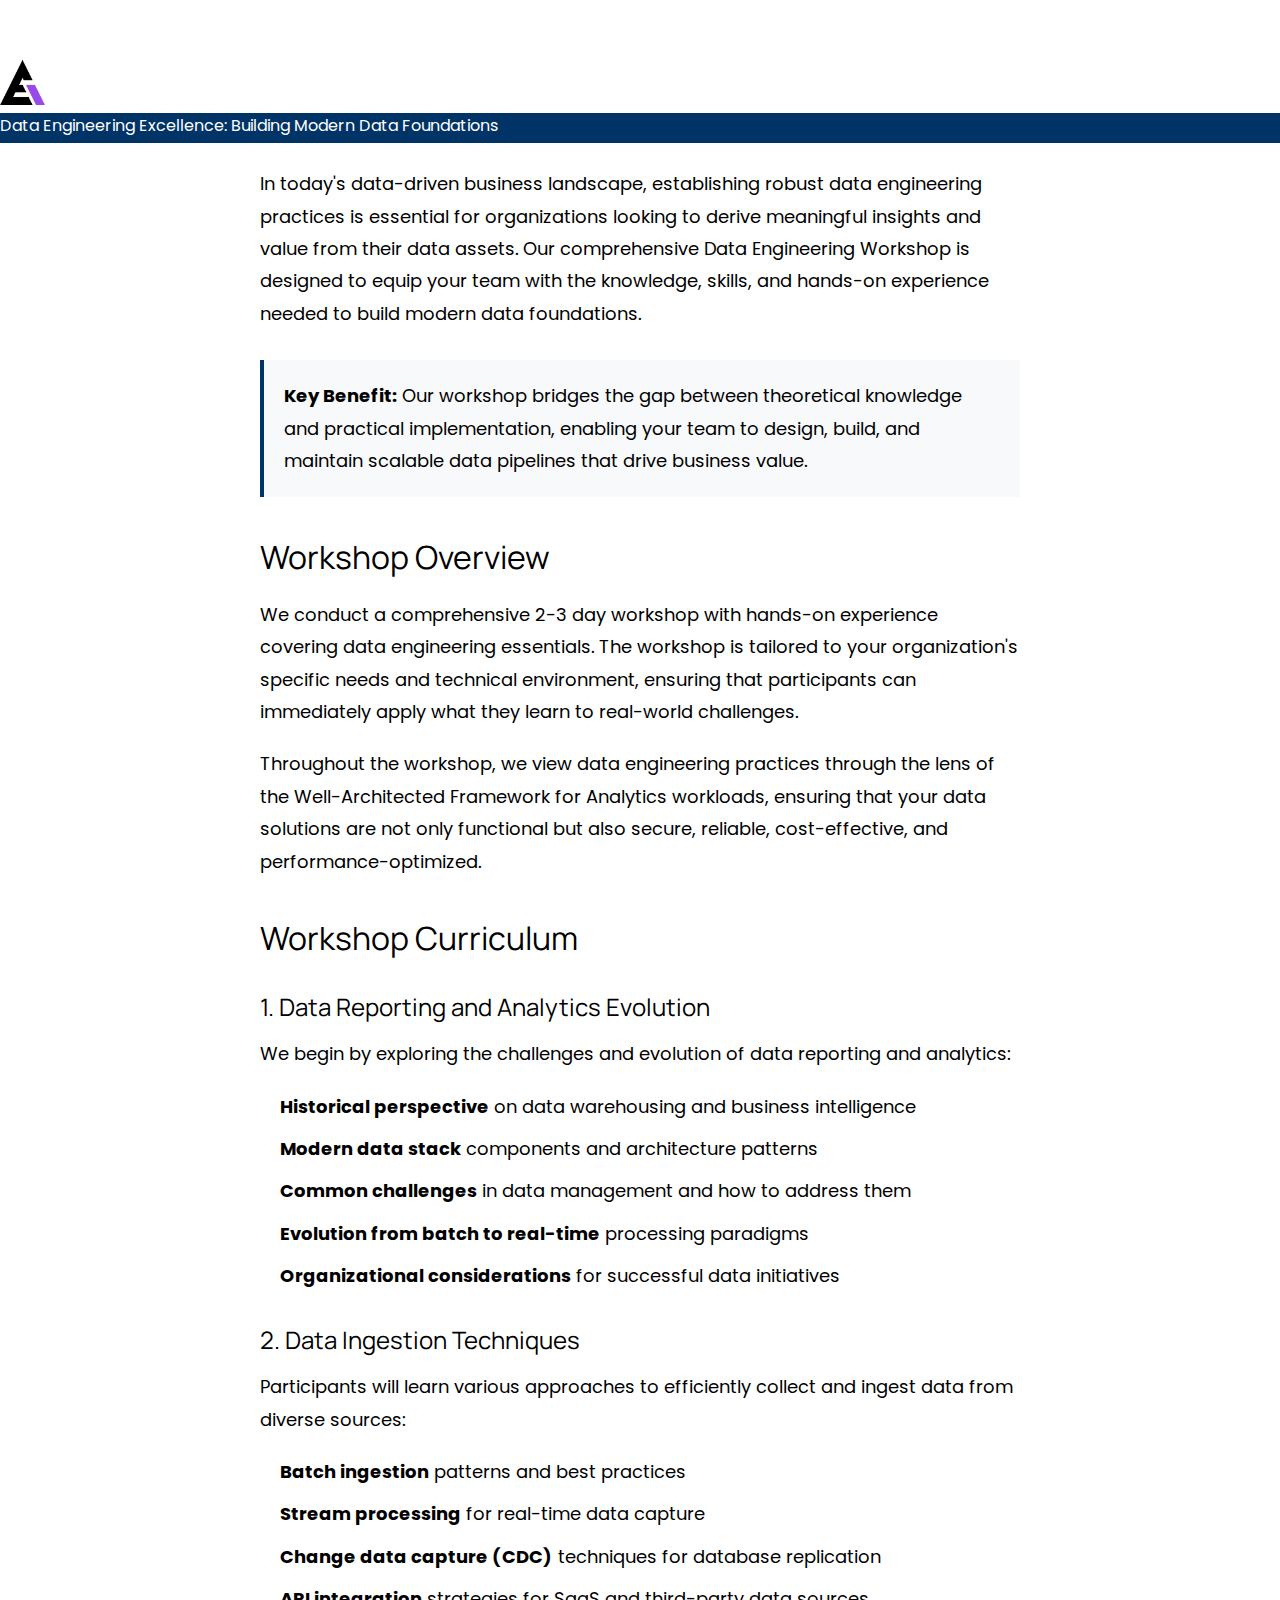
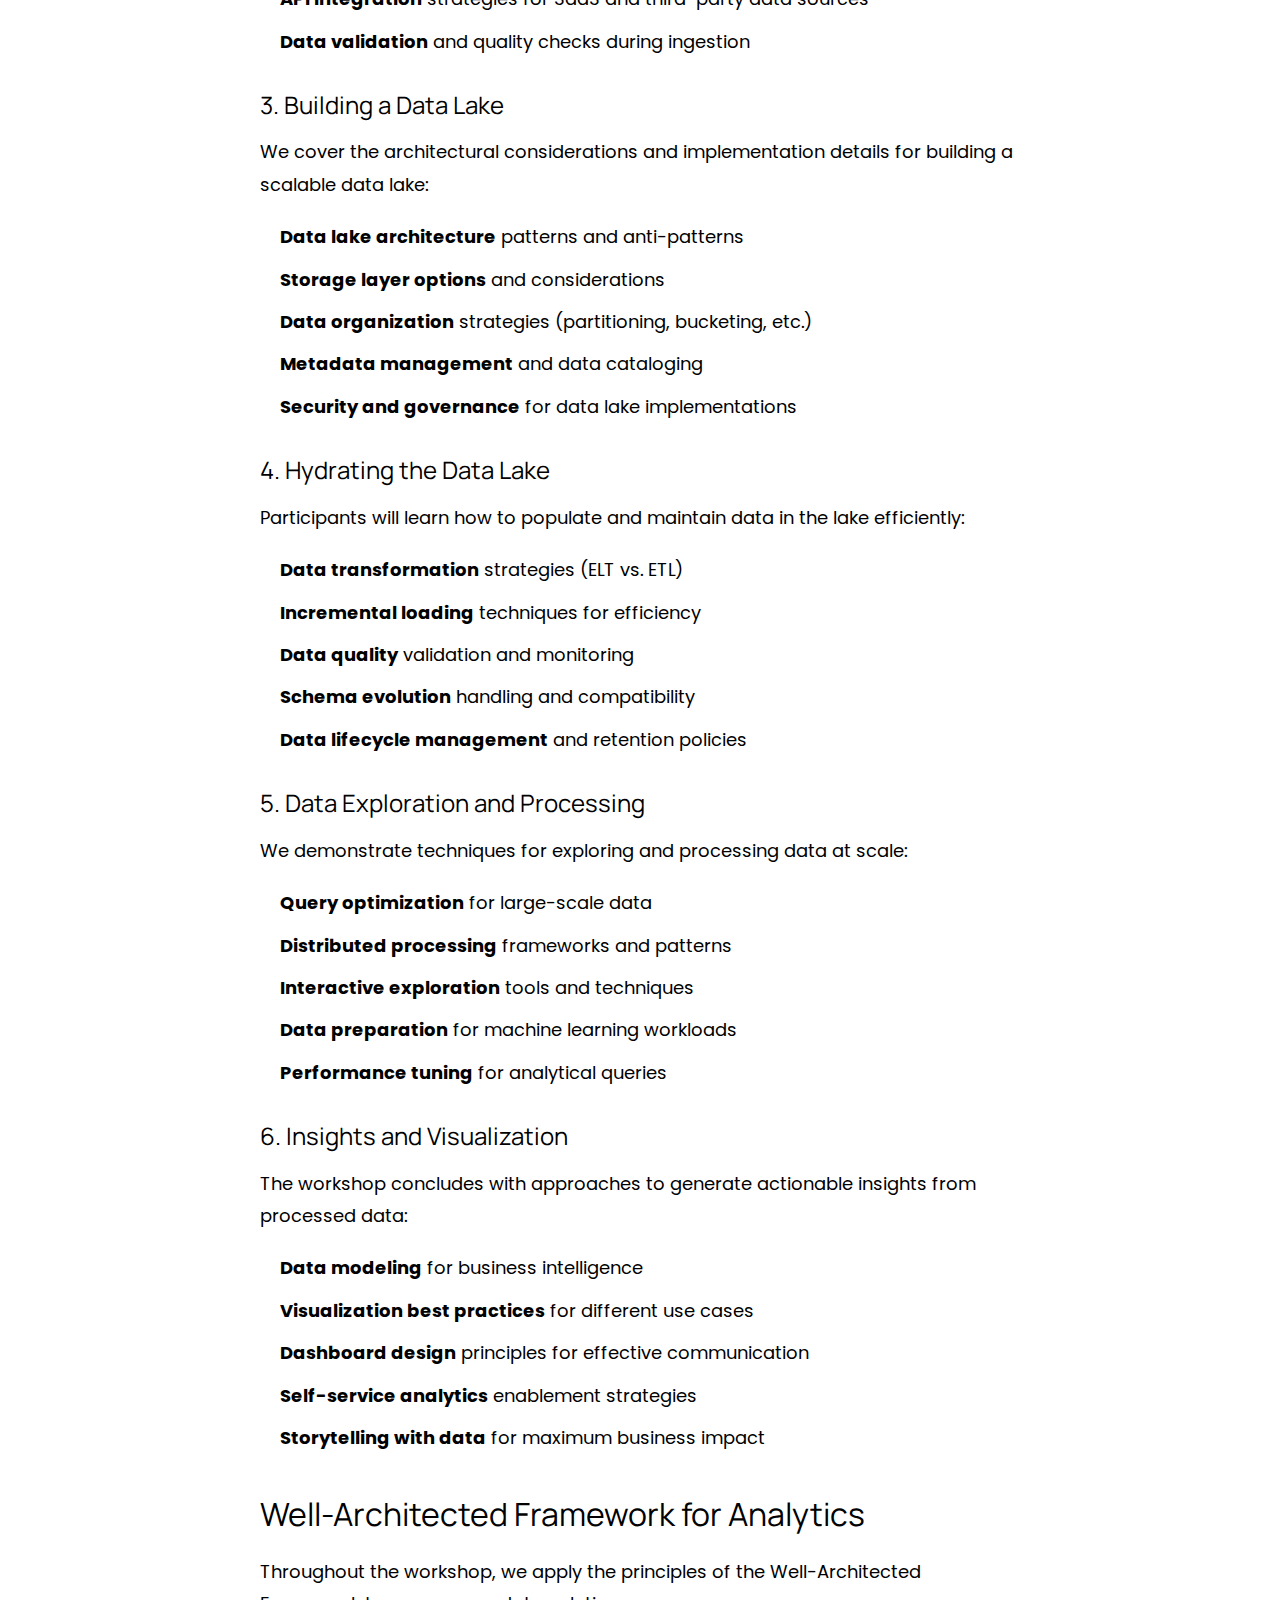
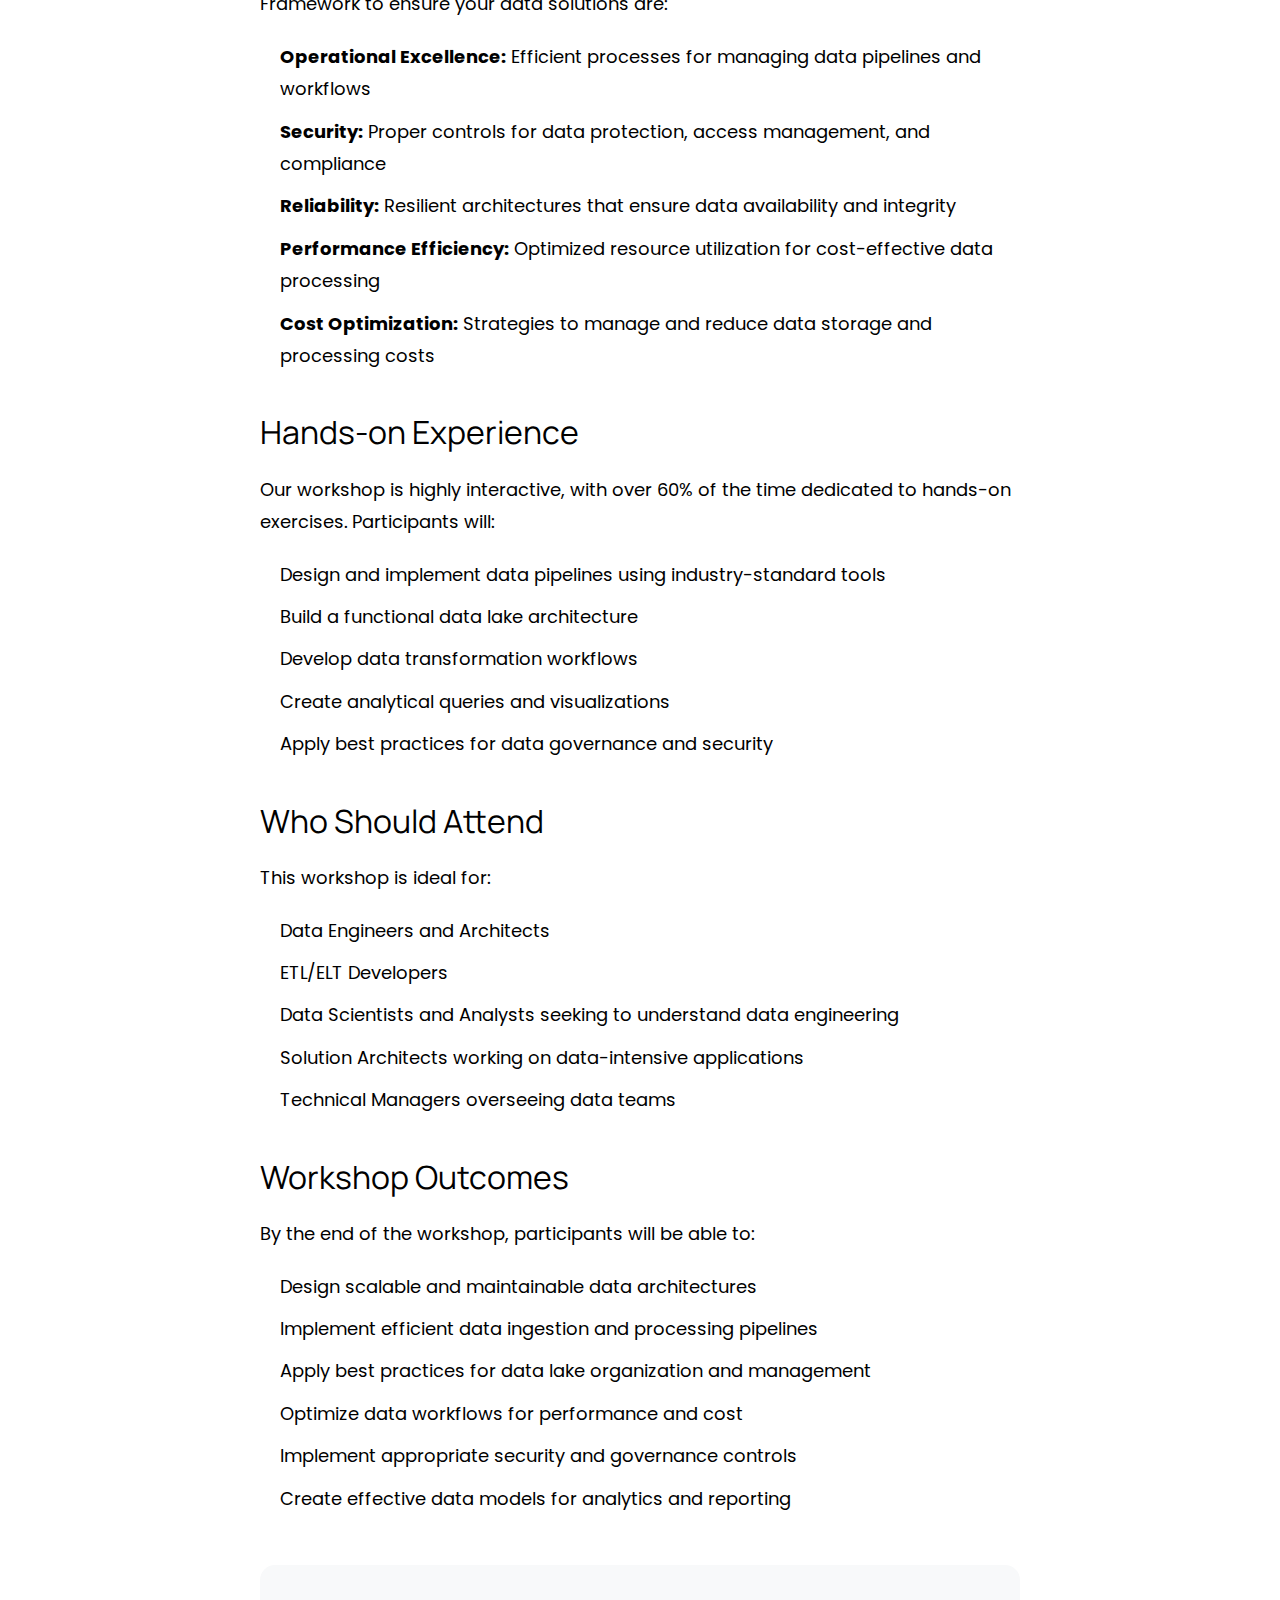
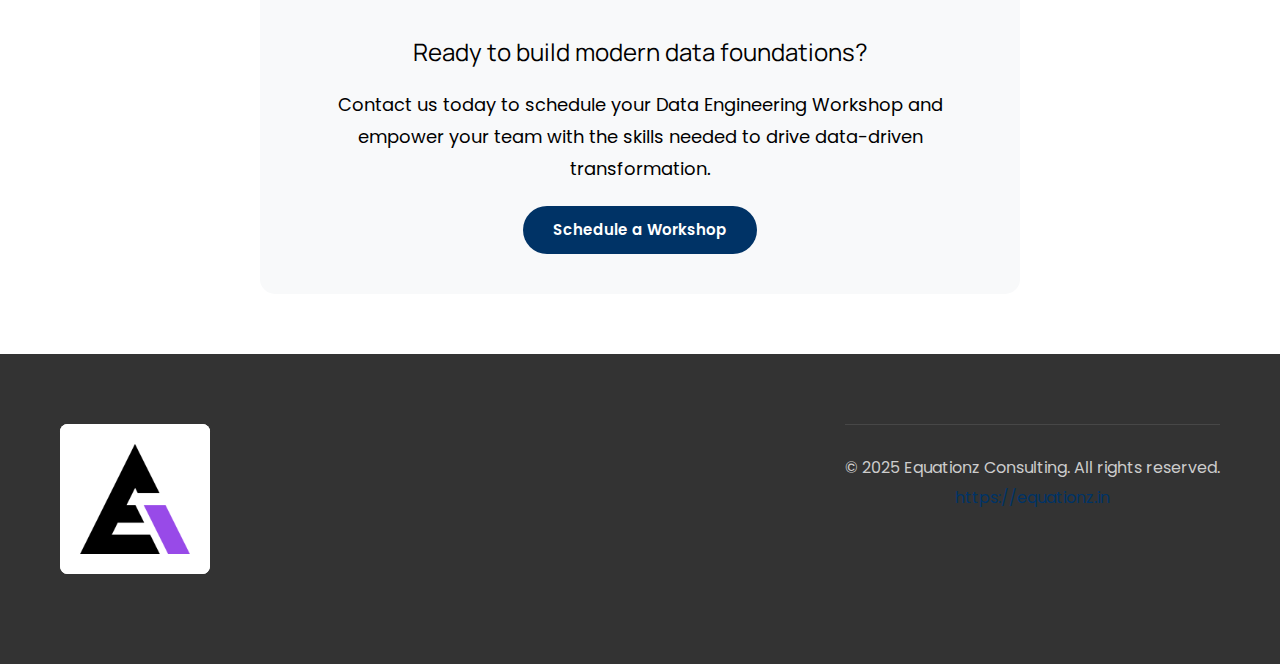
<file: equationz-de-01.html>
<!DOCTYPE html>
<html lang="en">
<head>
    <meta charset="UTF-8">
    <meta name="viewport" content="width=device-width, initial-scale=1.0">
    <title>Data Engineering Workshop - Equationz Consulting</title>
    <link rel="stylesheet" href="styles.css">
    <link rel="stylesheet" href="article-content.css">
    <link rel="stylesheet" href="https://cdnjs.cloudflare.com/ajax/libs/font-awesome/6.5.2/css/all.min.css">
    <link href="https://fonts.googleapis.com/css?family=Poppins:300,400,600,700|Manrope:400,700,800|Heebo:400,700,800&display=swap" rel="stylesheet">
</head>
<body>
    <section class="article-content">      
        <div class="logo">
            <a href="index.html">
                <img src="assets/img/EquationzLogo.png" alt="Equationz Consulting Logo">
            </a>
        </div>  
        <div class="article-hero">
            <div>
                <p class="subtitle">Data Engineering Excellence: Building Modern Data Foundations</p>
            </div>
        </div>       
        <div class="article-container">
            <br/>
            <div class="article-body">
                <p>
                    In today's data-driven business landscape, establishing robust data engineering practices is essential for organizations looking to derive meaningful insights and value from their data assets. Our comprehensive Data Engineering Workshop is designed to equip your team with the knowledge, skills, and hands-on experience needed to build modern data foundations.
                </p>
                
                <div class="highlight-box">
                    <p><strong>Key Benefit:</strong> Our workshop bridges the gap between theoretical knowledge and practical implementation, enabling your team to design, build, and maintain scalable data pipelines that drive business value.</p>
                </div>
                
                <h2>Workshop Overview</h2>
                
                <p>
                    We conduct a comprehensive 2-3 day workshop with hands-on experience covering data engineering essentials. The workshop is tailored to your organization's specific needs and technical environment, ensuring that participants can immediately apply what they learn to real-world challenges.
                </p>
                
                <p>
                    Throughout the workshop, we view data engineering practices through the lens of the Well-Architected Framework for Analytics workloads, ensuring that your data solutions are not only functional but also secure, reliable, cost-effective, and performance-optimized.
                </p>
                
                <h2>Workshop Curriculum</h2>
                
                <h3>1. Data Reporting and Analytics Evolution</h3>
                
                <p>
                    We begin by exploring the challenges and evolution of data reporting and analytics:
                </p>
                
                <ul>
                    <li><strong>Historical perspective</strong> on data warehousing and business intelligence</li>
                    <li><strong>Modern data stack</strong> components and architecture patterns</li>
                    <li><strong>Common challenges</strong> in data management and how to address them</li>
                    <li><strong>Evolution from batch to real-time</strong> processing paradigms</li>
                    <li><strong>Organizational considerations</strong> for successful data initiatives</li>
                </ul>
                
                <h3>2. Data Ingestion Techniques</h3>
                
                <p>
                    Participants will learn various approaches to efficiently collect and ingest data from diverse sources:
                </p>
                
                <ul>
                    <li><strong>Batch ingestion</strong> patterns and best practices</li>
                    <li><strong>Stream processing</strong> for real-time data capture</li>
                    <li><strong>Change data capture (CDC)</strong> techniques for database replication</li>
                    <li><strong>API integration</strong> strategies for SaaS and third-party data sources</li>
                    <li><strong>Data validation</strong> and quality checks during ingestion</li>
                </ul>
                
                <h3>3. Building a Data Lake</h3>
                
                <p>
                    We cover the architectural considerations and implementation details for building a scalable data lake:
                </p>
                
                <ul>
                    <li><strong>Data lake architecture</strong> patterns and anti-patterns</li>
                    <li><strong>Storage layer options</strong> and considerations</li>
                    <li><strong>Data organization</strong> strategies (partitioning, bucketing, etc.)</li>
                    <li><strong>Metadata management</strong> and data cataloging</li>
                    <li><strong>Security and governance</strong> for data lake implementations</li>
                </ul>
                
                <h3>4. Hydrating the Data Lake</h3>
                
                <p>
                    Participants will learn how to populate and maintain data in the lake efficiently:
                </p>
                
                <ul>
                    <li><strong>Data transformation</strong> strategies (ELT vs. ETL)</li>
                    <li><strong>Incremental loading</strong> techniques for efficiency</li>
                    <li><strong>Data quality</strong> validation and monitoring</li>
                    <li><strong>Schema evolution</strong> handling and compatibility</li>
                    <li><strong>Data lifecycle management</strong> and retention policies</li>
                </ul>
                
                <h3>5. Data Exploration and Processing</h3>
                
                <p>
                    We demonstrate techniques for exploring and processing data at scale:
                </p>
                
                <ul>
                    <li><strong>Query optimization</strong> for large-scale data</li>
                    <li><strong>Distributed processing</strong> frameworks and patterns</li>
                    <li><strong>Interactive exploration</strong> tools and techniques</li>
                    <li><strong>Data preparation</strong> for machine learning workloads</li>
                    <li><strong>Performance tuning</strong> for analytical queries</li>
                </ul>
                
                <h3>6. Insights and Visualization</h3>
                
                <p>
                    The workshop concludes with approaches to generate actionable insights from processed data:
                </p>
                
                <ul>
                    <li><strong>Data modeling</strong> for business intelligence</li>
                    <li><strong>Visualization best practices</strong> for different use cases</li>
                    <li><strong>Dashboard design</strong> principles for effective communication</li>
                    <li><strong>Self-service analytics</strong> enablement strategies</li>
                    <li><strong>Storytelling with data</strong> for maximum business impact</li>
                </ul>
                
                <h2>Well-Architected Framework for Analytics</h2>
                
                <p>
                    Throughout the workshop, we apply the principles of the Well-Architected Framework to ensure your data solutions are:
                </p>
                
                <ul>
                    <li><strong>Operational Excellence:</strong> Efficient processes for managing data pipelines and workflows</li>
                    <li><strong>Security:</strong> Proper controls for data protection, access management, and compliance</li>
                    <li><strong>Reliability:</strong> Resilient architectures that ensure data availability and integrity</li>
                    <li><strong>Performance Efficiency:</strong> Optimized resource utilization for cost-effective data processing</li>
                    <li><strong>Cost Optimization:</strong> Strategies to manage and reduce data storage and processing costs</li>
                </ul>
                
                <h2>Hands-on Experience</h2>
                
                <p>
                    Our workshop is highly interactive, with over 60% of the time dedicated to hands-on exercises. Participants will:
                </p>
                
                <ul>
                    <li>Design and implement data pipelines using industry-standard tools</li>
                    <li>Build a functional data lake architecture</li>
                    <li>Develop data transformation workflows</li>
                    <li>Create analytical queries and visualizations</li>
                    <li>Apply best practices for data governance and security</li>
                </ul>
                
                <h2>Who Should Attend</h2>
                
                <p>
                    This workshop is ideal for:
                </p>
                
                <ul>
                    <li>Data Engineers and Architects</li>
                    <li>ETL/ELT Developers</li>
                    <li>Data Scientists and Analysts seeking to understand data engineering</li>
                    <li>Solution Architects working on data-intensive applications</li>
                    <li>Technical Managers overseeing data teams</li>
                </ul>
                
                <h2>Workshop Outcomes</h2>
                
                <p>
                    By the end of the workshop, participants will be able to:
                </p>
                
                <ul>
                    <li>Design scalable and maintainable data architectures</li>
                    <li>Implement efficient data ingestion and processing pipelines</li>
                    <li>Apply best practices for data lake organization and management</li>
                    <li>Optimize data workflows for performance and cost</li>
                    <li>Implement appropriate security and governance controls</li>
                    <li>Create effective data models for analytics and reporting</li>
                </ul>
                
                <div class="article-cta">
                    <h3>Ready to build modern data foundations?</h3>
                    <p>Contact us today to schedule your Data Engineering Workshop and empower your team with the skills needed to drive data-driven transformation.</p>
                    <a href="#contact" class="btn btn-primary">Schedule a Workshop</a>
                </div>
            </div>
        </div>
    </section>
 
    <footer>
        <div class="container">
            <div class="footer-content">
                <div class="footer-logo">
                    <img src="assets/img/EquationzLogo.png" alt="Equationz Consulting Logo" class="footer-logo">
                </div>
            <div class="footer-bottom">
                <p>&copy; 2025 Equationz Consulting. All rights reserved.</p>
                <p><a href="https://equationz.in">https://equationz.in</a></p>
            </div>
        </div>
    </footer>

    <script src="script.js"></script>
</body>
</html>
</file>
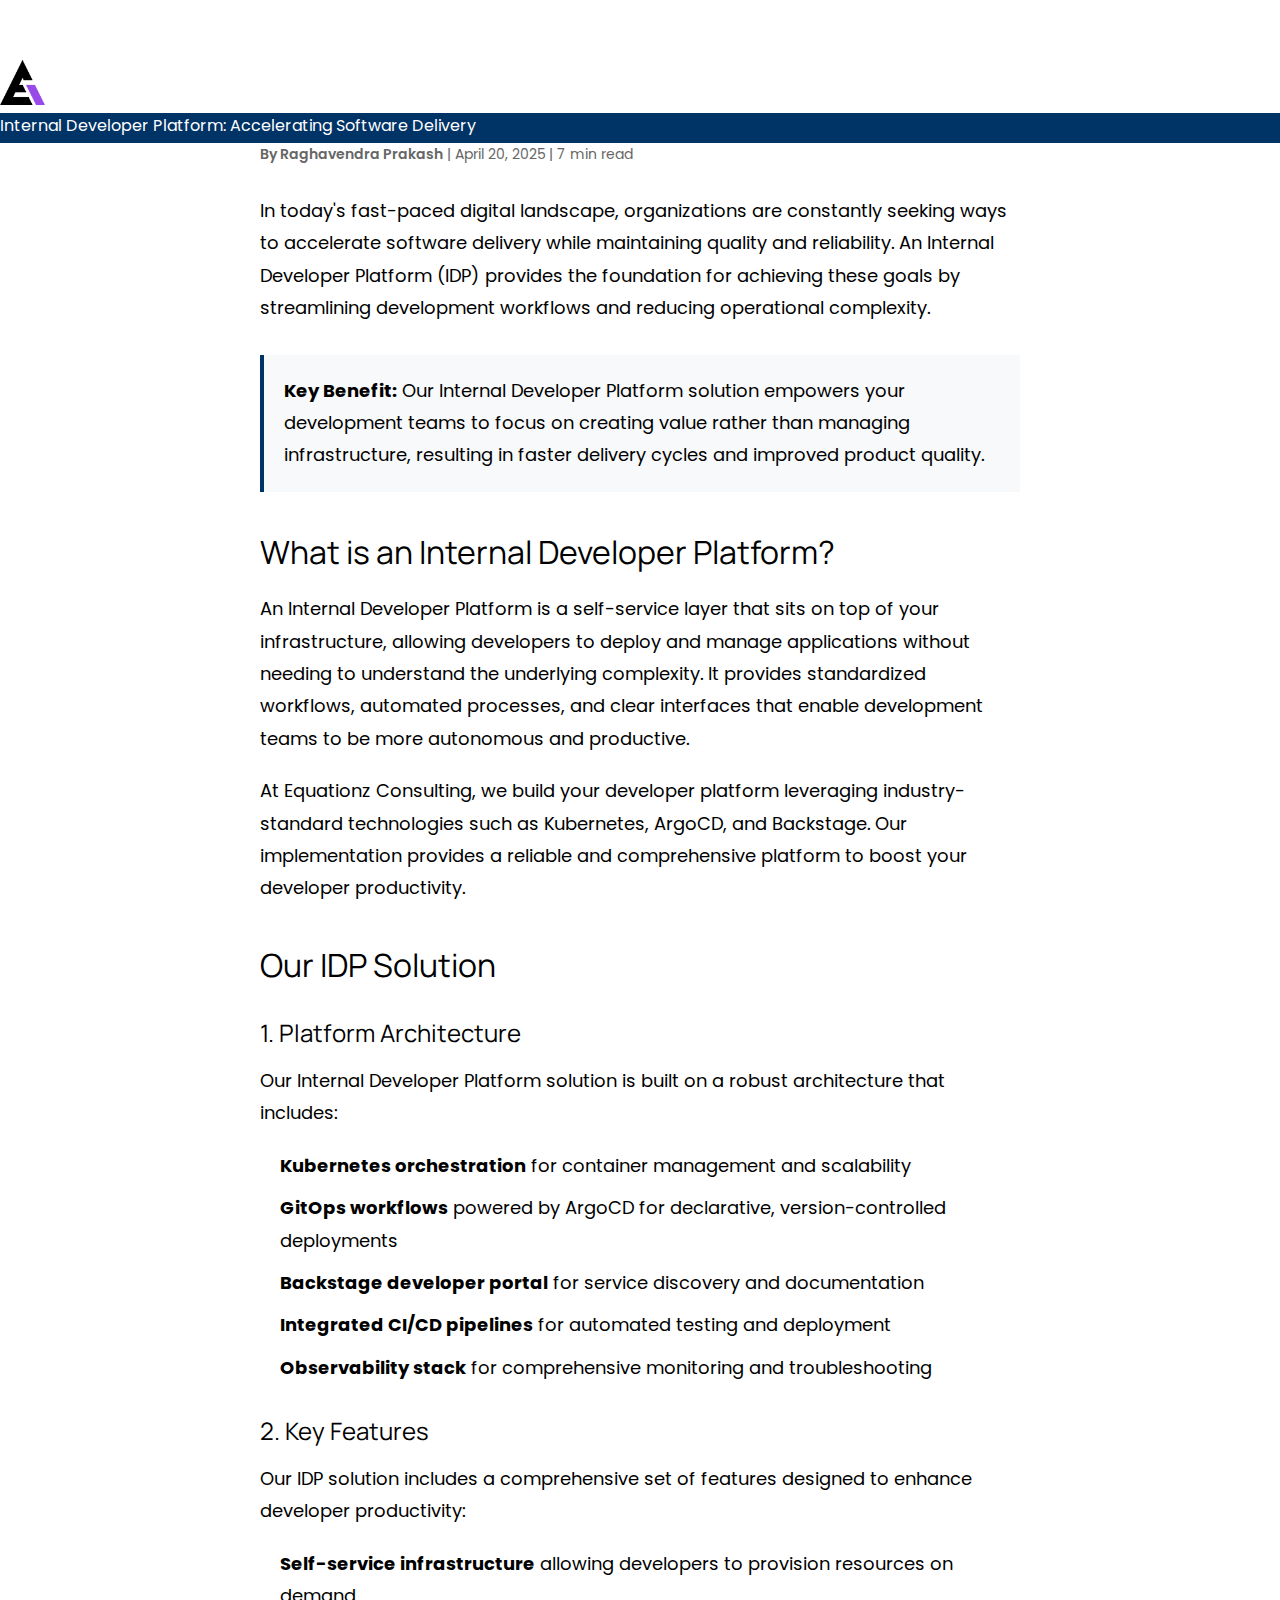
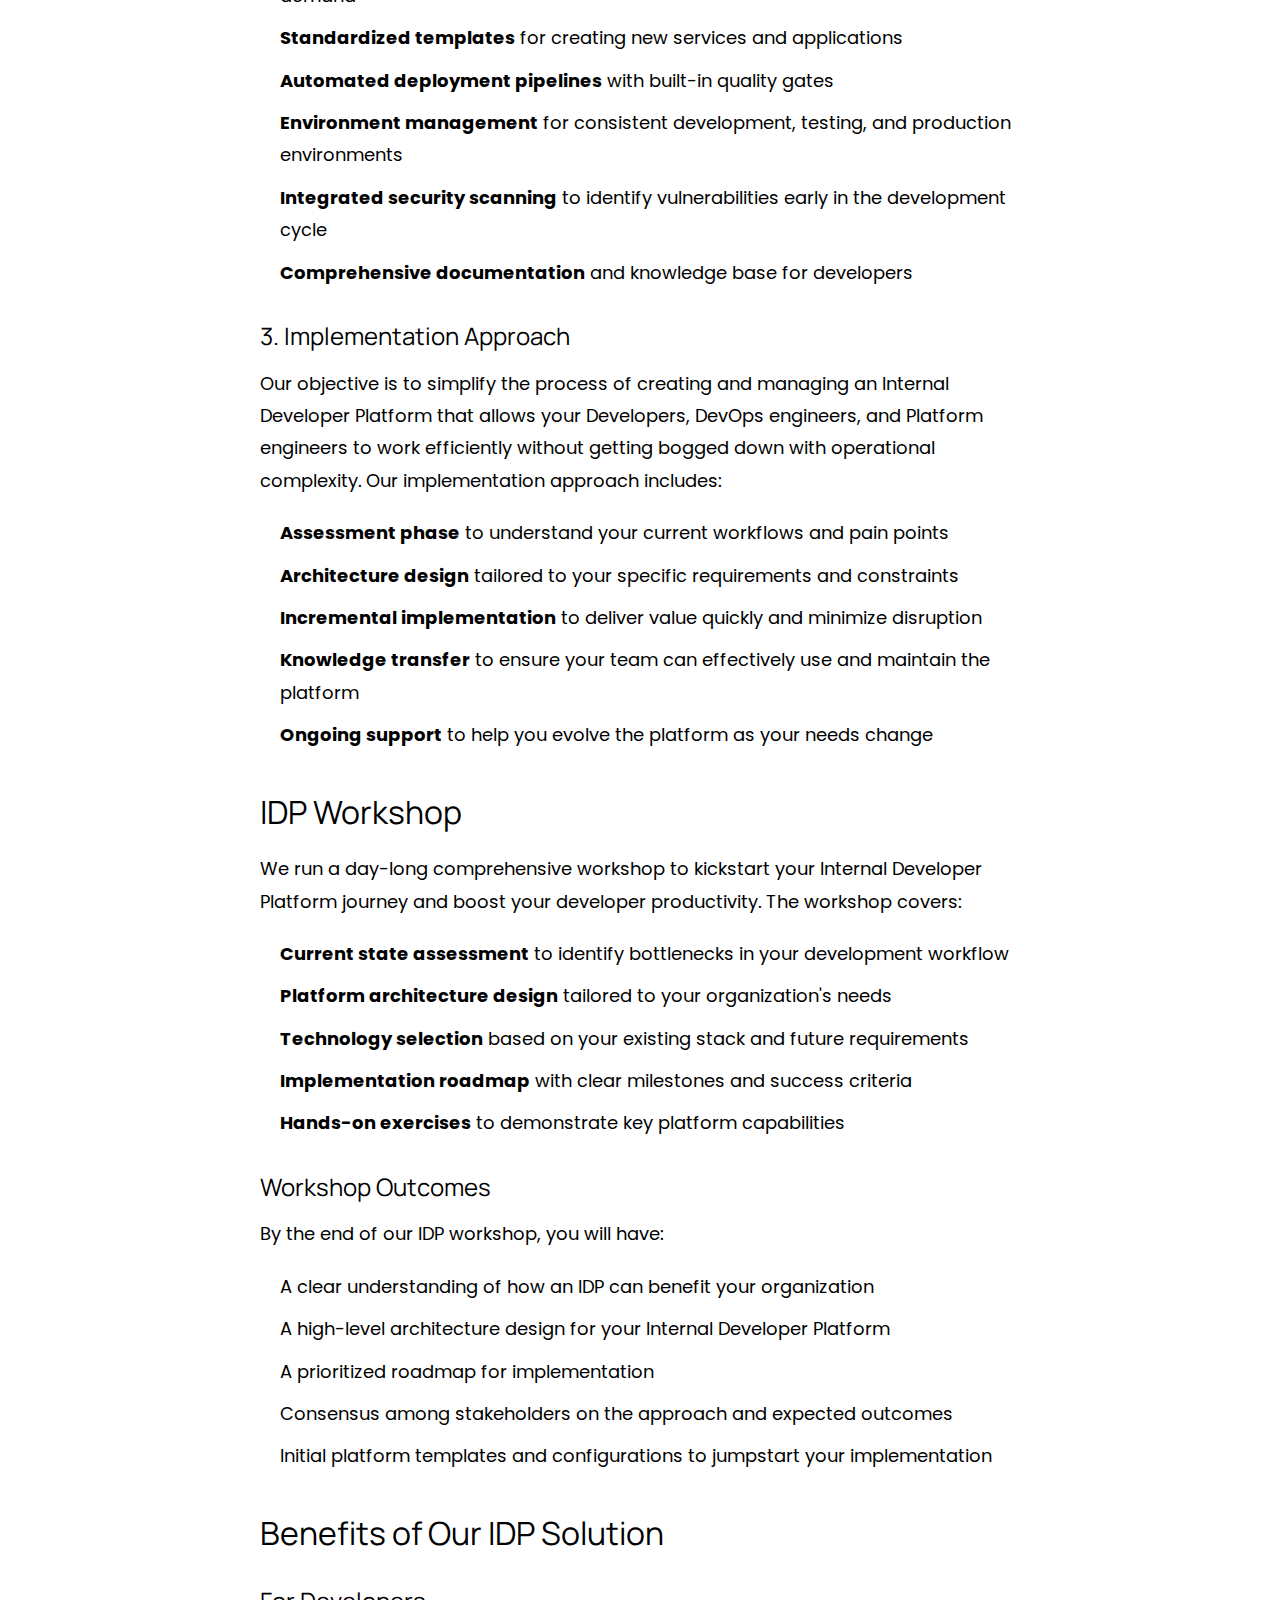
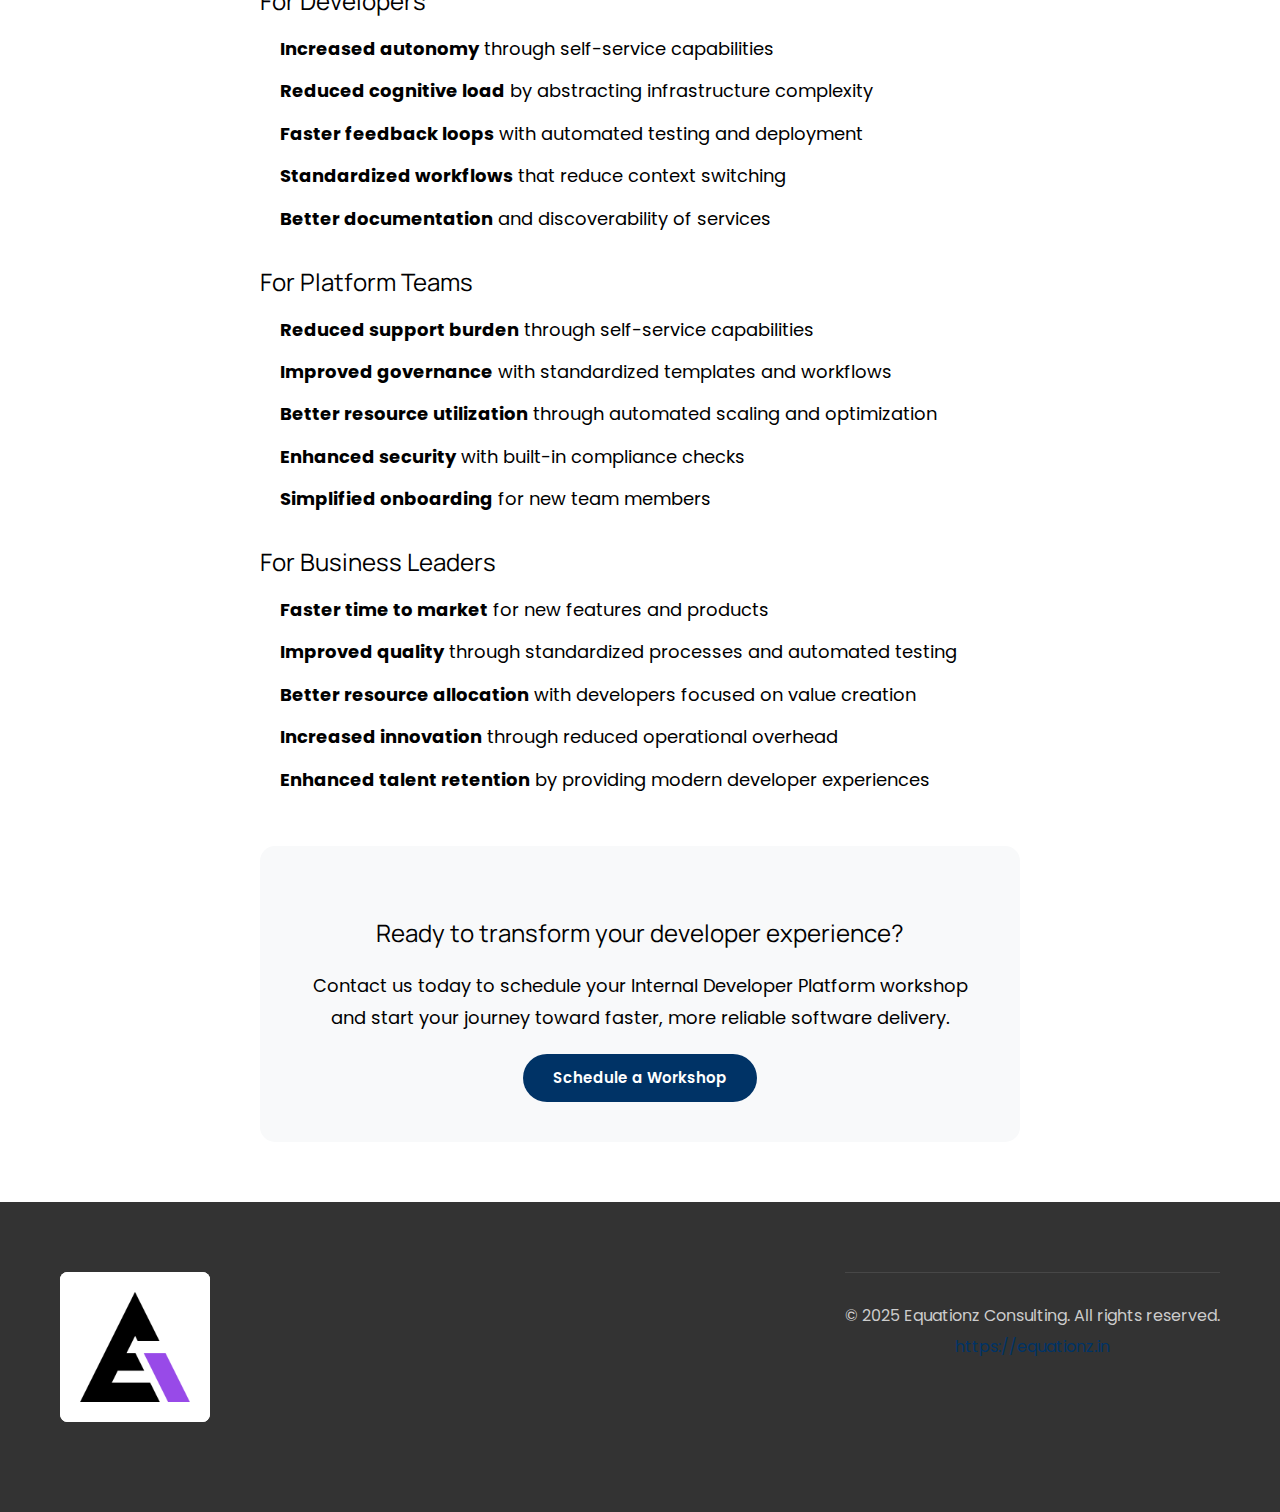
<file: equationz-idp.html>
<!DOCTYPE html>
<html lang="en">
<head>
    <meta charset="UTF-8">
    <meta name="viewport" content="width=device-width, initial-scale=1.0">
    <title>Internal Developer Platform - Equationz Consulting</title>
    <link rel="stylesheet" href="styles.css">
    <link rel="stylesheet" href="article-content.css">
    <link rel="stylesheet" href="https://cdnjs.cloudflare.com/ajax/libs/font-awesome/6.5.2/css/all.min.css">
    <link href="https://fonts.googleapis.com/css?family=Poppins:300,400,600,700|Manrope:400,700,800|Heebo:400,700,800&display=swap" rel="stylesheet">
</head>
<body>
    <section class="article-content">      
        <div class="logo">
            <a href="index.html">
                <img src="assets/img/EquationzLogo.png" alt="Equationz Consulting Logo">
            </a>
        </div>  
        <div class="article-hero">
            <div>
                <p class="subtitle">Internal Developer Platform: Accelerating Software Delivery</p>
            </div>
        </div>       
        <div class="article-container">
            <div class="article-meta">
                <span class="author">By Raghavendra Prakash</span> | <span class="date">April 20, 2025</span> | <span class="read-time">7 min read</span>
            </div>

            <div class="article-body">
                <p>
                    In today's fast-paced digital landscape, organizations are constantly seeking ways to accelerate software delivery while maintaining quality and reliability. An Internal Developer Platform (IDP) provides the foundation for achieving these goals by streamlining development workflows and reducing operational complexity.
                </p>
                
                <div class="highlight-box">
                    <p><strong>Key Benefit:</strong> Our Internal Developer Platform solution empowers your development teams to focus on creating value rather than managing infrastructure, resulting in faster delivery cycles and improved product quality.</p>
                </div>
                
                <h2>What is an Internal Developer Platform?</h2>
                
                <p>
                    An Internal Developer Platform is a self-service layer that sits on top of your infrastructure, allowing developers to deploy and manage applications without needing to understand the underlying complexity. It provides standardized workflows, automated processes, and clear interfaces that enable development teams to be more autonomous and productive.
                </p>
                
                <p>
                    At Equationz Consulting, we build your developer platform leveraging industry-standard technologies such as Kubernetes, ArgoCD, and Backstage. Our implementation provides a reliable and comprehensive platform to boost your developer productivity.
                </p>
                
                <h2>Our IDP Solution</h2>
                
                <h3>1. Platform Architecture</h3>
                
                <p>
                    Our Internal Developer Platform solution is built on a robust architecture that includes:
                </p>
                
                <ul>
                    <li><strong>Kubernetes orchestration</strong> for container management and scalability</li>
                    <li><strong>GitOps workflows</strong> powered by ArgoCD for declarative, version-controlled deployments</li>
                    <li><strong>Backstage developer portal</strong> for service discovery and documentation</li>
                    <li><strong>Integrated CI/CD pipelines</strong> for automated testing and deployment</li>
                    <li><strong>Observability stack</strong> for comprehensive monitoring and troubleshooting</li>
                </ul>
                
                <h3>2. Key Features</h3>
                
                <p>
                    Our IDP solution includes a comprehensive set of features designed to enhance developer productivity:
                </p>
                
                <ul>
                    <li><strong>Self-service infrastructure</strong> allowing developers to provision resources on demand</li>
                    <li><strong>Standardized templates</strong> for creating new services and applications</li>
                    <li><strong>Automated deployment pipelines</strong> with built-in quality gates</li>
                    <li><strong>Environment management</strong> for consistent development, testing, and production environments</li>
                    <li><strong>Integrated security scanning</strong> to identify vulnerabilities early in the development cycle</li>
                    <li><strong>Comprehensive documentation</strong> and knowledge base for developers</li>
                </ul>
                
                <h3>3. Implementation Approach</h3>
                
                <p>
                    Our objective is to simplify the process of creating and managing an Internal Developer Platform that allows your Developers, DevOps engineers, and Platform engineers to work efficiently without getting bogged down with operational complexity. Our implementation approach includes:
                </p>
                
                <ul>
                    <li><strong>Assessment phase</strong> to understand your current workflows and pain points</li>
                    <li><strong>Architecture design</strong> tailored to your specific requirements and constraints</li>
                    <li><strong>Incremental implementation</strong> to deliver value quickly and minimize disruption</li>
                    <li><strong>Knowledge transfer</strong> to ensure your team can effectively use and maintain the platform</li>
                    <li><strong>Ongoing support</strong> to help you evolve the platform as your needs change</li>
                </ul>
                
                <h2>IDP Workshop</h2>
                
                <p>
                    We run a day-long comprehensive workshop to kickstart your Internal Developer Platform journey and boost your developer productivity. The workshop covers:
                </p>
                
                <ul>
                    <li><strong>Current state assessment</strong> to identify bottlenecks in your development workflow</li>
                    <li><strong>Platform architecture design</strong> tailored to your organization's needs</li>
                    <li><strong>Technology selection</strong> based on your existing stack and future requirements</li>
                    <li><strong>Implementation roadmap</strong> with clear milestones and success criteria</li>
                    <li><strong>Hands-on exercises</strong> to demonstrate key platform capabilities</li>
                </ul>
                
                <h3>Workshop Outcomes</h3>
                
                <p>
                    By the end of our IDP workshop, you will have:
                </p>
                
                <ul>
                    <li>A clear understanding of how an IDP can benefit your organization</li>
                    <li>A high-level architecture design for your Internal Developer Platform</li>
                    <li>A prioritized roadmap for implementation</li>
                    <li>Consensus among stakeholders on the approach and expected outcomes</li>
                    <li>Initial platform templates and configurations to jumpstart your implementation</li>
                </ul>
                
                <h2>Benefits of Our IDP Solution</h2>
                
                <h3>For Developers</h3>
                
                <ul>
                    <li><strong>Increased autonomy</strong> through self-service capabilities</li>
                    <li><strong>Reduced cognitive load</strong> by abstracting infrastructure complexity</li>
                    <li><strong>Faster feedback loops</strong> with automated testing and deployment</li>
                    <li><strong>Standardized workflows</strong> that reduce context switching</li>
                    <li><strong>Better documentation</strong> and discoverability of services</li>
                </ul>
                
                <h3>For Platform Teams</h3>
                
                <ul>
                    <li><strong>Reduced support burden</strong> through self-service capabilities</li>
                    <li><strong>Improved governance</strong> with standardized templates and workflows</li>
                    <li><strong>Better resource utilization</strong> through automated scaling and optimization</li>
                    <li><strong>Enhanced security</strong> with built-in compliance checks</li>
                    <li><strong>Simplified onboarding</strong> for new team members</li>
                </ul>
                
                <h3>For Business Leaders</h3>
                
                <ul>
                    <li><strong>Faster time to market</strong> for new features and products</li>
                    <li><strong>Improved quality</strong> through standardized processes and automated testing</li>
                    <li><strong>Better resource allocation</strong> with developers focused on value creation</li>
                    <li><strong>Increased innovation</strong> through reduced operational overhead</li>
                    <li><strong>Enhanced talent retention</strong> by providing modern developer experiences</li>
                </ul>
                
                <div class="article-cta">
                    <h3>Ready to transform your developer experience?</h3>
                    <p>Contact us today to schedule your Internal Developer Platform workshop and start your journey toward faster, more reliable software delivery.</p>
                    <a href="#contact" class="btn btn-primary">Schedule a Workshop</a>
                </div>
            </div>
        </div>
    </section>
 
    <footer>
        <div class="container">
            <div class="footer-content">
                <div class="footer-logo">
                    <img src="assets/img/EquationzLogo.png" alt="Equationz Consulting Logo" class="footer-logo">
                </div>
            <div class="footer-bottom">
                <p>&copy; 2025 Equationz Consulting. All rights reserved.</p>
                <p><a href="https://equationz.in">https://equationz.in</a></p>
            </div>
        </div>
    </footer>

    <script src="script.js"></script>
</body>
</html>
</file>
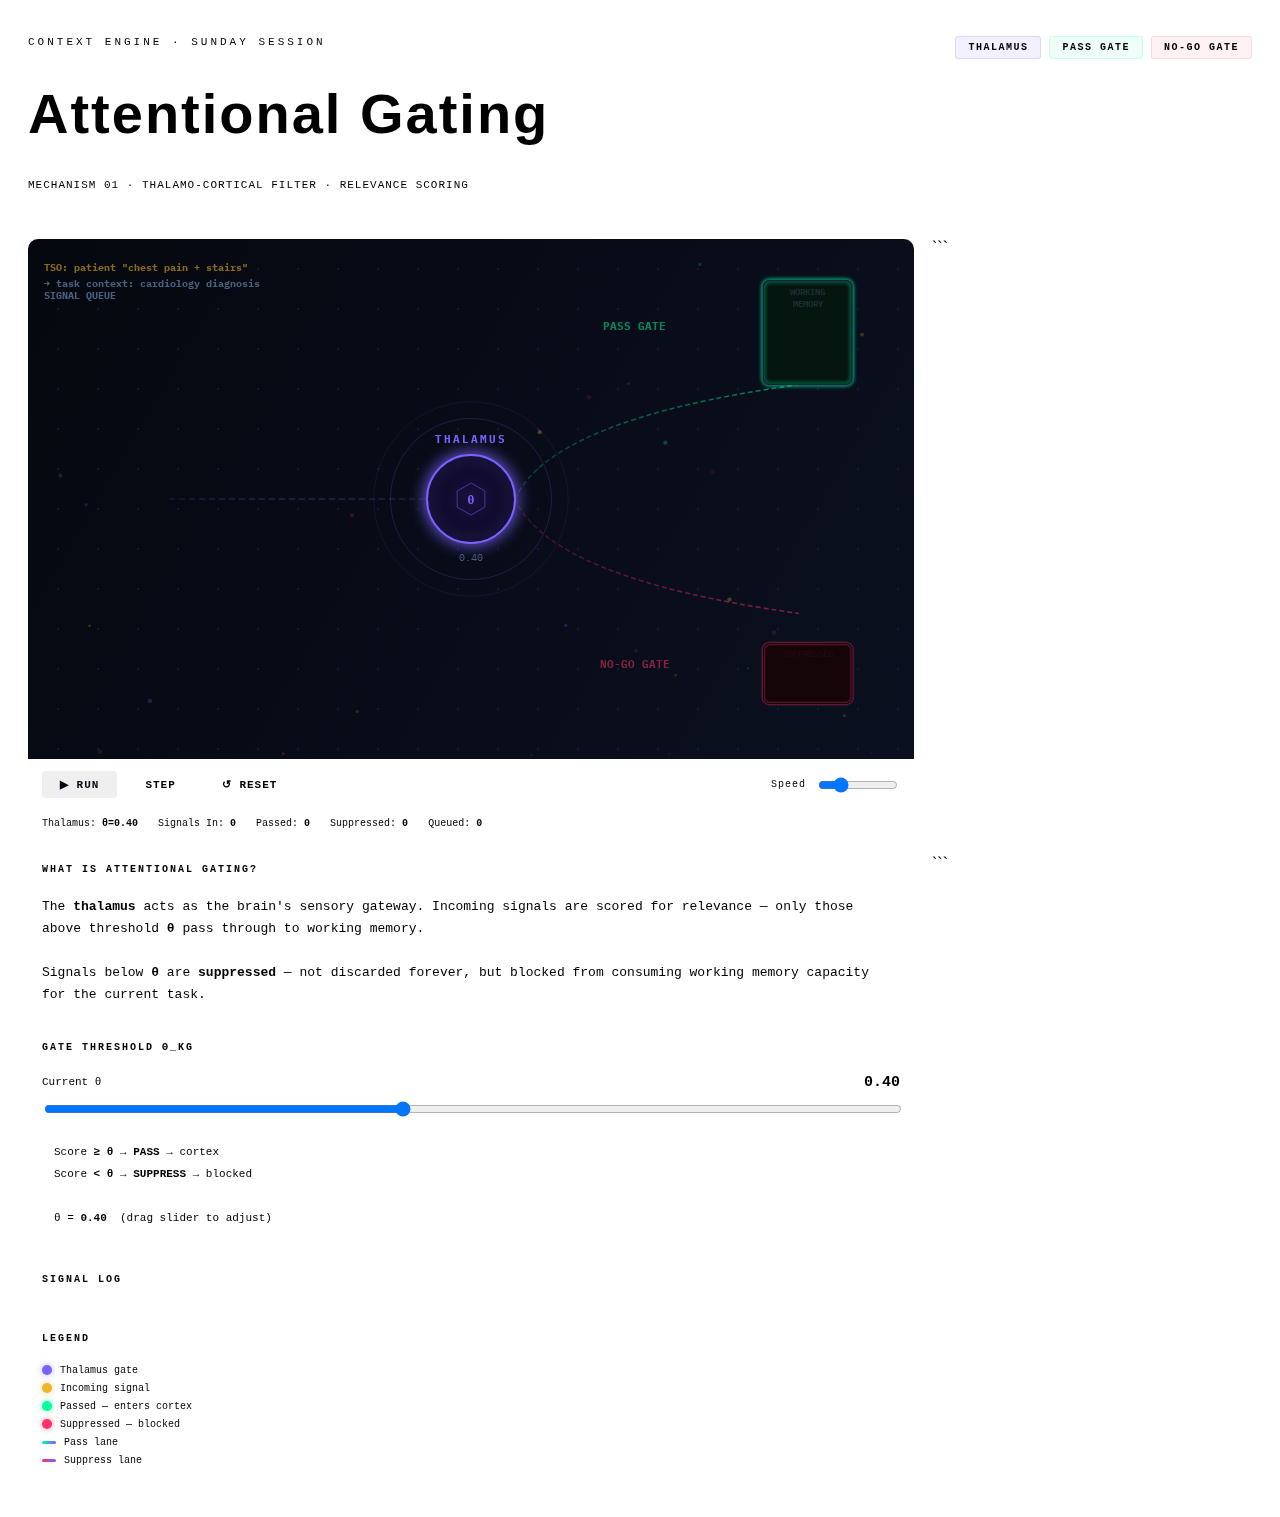
<file: m1.html>
<!DOCTYPE html>

<html lang="en">
<head>
<meta charset="UTF-8">
<meta name="viewport" content="width=device-width, initial-scale=1.0">
<title>Mechanism 1 — Attentional Gating</title>
<link href="https://fonts.googleapis.com/css2?family=IBM+Plex+Mono:wght@300;400;600;700&family=Bebas+Neue&family=Rajdhani:wght@400;500;600;700&display=swap" rel="stylesheet">
<style>
:root {
  --bg:       #06080f;
  --bg2:      #0b1020;
  --bg3:      #101828;
  --panel:    #080e1a;
  --border:   #162040;
  --pass:     #00ff9d;
  --block:    #ff3366;
  --pending:  #f0b429;
  --neutral:  #3a5080;
  --text:     #cdd9f0;
  --muted:    #4a6080;
  --dim:      #1a2840;
  --thalamus: #7b61ff;
}

- { margin:0; padding:0; box-sizing:border-box; }

body {
background: var(–bg);
color: var(–text);
font-family: ‘Rajdhani’, sans-serif;
min-height: 100vh;
overflow-x: hidden;
}

/* ── Scanline overlay ── */
body::before {
content: ‘’;
position: fixed; inset: 0; pointer-events: none; z-index: 100;
background: repeating-linear-gradient(
0deg,
transparent,
transparent 2px,
rgba(0,0,0,0.04) 2px,
rgba(0,0,0,0.04) 4px
);
}

/* ── Hex grid background ── */
#hexbg {
position: fixed; inset: 0; pointer-events: none; z-index: 0;
opacity: 0.04;
}

.wrapper {
position: relative; z-index: 1;
max-width: 1280px; margin: 0 auto;
padding: 28px 20px;
}

/* ── Header ── */
header {
display: grid;
grid-template-columns: 1fr auto;
align-items: start; gap: 16px;
margin-bottom: 28px;
padding-bottom: 20px;
border-bottom: 1px solid var(–border);
}
.mech-tag {
font-family: ‘IBM Plex Mono’, monospace;
font-size: 11px; color: var(–thalamus);
letter-spacing: 3px; text-transform: uppercase;
margin-bottom: 6px;
}
h1 {
font-family: ‘Bebas Neue’, sans-serif;
font-size: clamp(32px, 6vw, 56px);
letter-spacing: 2px; line-height: 1;
color: var(–text);
}
h1 span { color: var(–pass); }
.subtitle {
font-family: ‘IBM Plex Mono’, monospace;
font-size: 11px; color: var(–muted);
margin-top: 8px; letter-spacing: 1px;
}
.header-badges { display: flex; gap: 8px; flex-wrap: wrap; align-items: flex-start; }
.badge {
padding: 5px 12px; border-radius: 3px;
font-family: ‘IBM Plex Mono’, monospace;
font-size: 10px; letter-spacing: 1.5px; text-transform: uppercase;
font-weight: 600;
}
.badge-thal  { background: #7b61ff18; color: var(–thalamus); border: 1px solid #7b61ff30; }
.badge-pass  { background: #00ff9d12; color: var(–pass);     border: 1px solid #00ff9d25; }
.badge-block { background: #ff336612; color: var(–block);    border: 1px solid #ff336625; }

/* ── Main grid ── */
.main {
display: grid;
grid-template-columns: 1fr 320px;
gap: 18px;
}
@media(max-width:900px) { .main { grid-template-columns:1fr; } }

/* ── Stage ── */
.stage {
background: var(–bg2);
border: 1px solid var(–border);
border-radius: 10px;
overflow: hidden;
}
canvas { display: block; width: 100%; }

/* ── Control bar ── */
.ctrl-bar {
display: flex; align-items: center; gap: 10px; flex-wrap: wrap;
padding: 12px 14px;
border-top: 1px solid var(–border);
background: var(–panel);
}
.btn {
padding: 7px 18px; border-radius: 4px; border: none;
font-family: ‘IBM Plex Mono’, monospace;
font-size: 11px; font-weight: 700;
letter-spacing: 1px; text-transform: uppercase;
cursor: pointer; transition: all .2s;
}
.btn-run {
background: var(–pass); color: #06080f;
}
.btn-run:hover { box-shadow: 0 0 18px #00ff9d60; transform: translateY(-1px); }
.btn-run.paused { background: var(–pending); color: #06080f; }
.btn-step { background: transparent; color: var(–muted); border: 1px solid var(–border); }
.btn-step:hover { border-color: var(–thalamus); color: var(–thalamus); }
.btn-reset { background: transparent; color: var(–muted); border: 1px solid var(–border); }
.btn-reset:hover { border-color: var(–block); color: var(–block); }
.btn:disabled { opacity: .35; cursor: not-allowed; transform: none !important; box-shadow: none !important; }

.ctrl-right { margin-left: auto; display: flex; align-items: center; gap: 10px; }
.ctrl-label { font-family: ‘IBM Plex Mono’, monospace; font-size: 10px; color: var(–muted); letter-spacing: 1px; }
input[type=range] { width: 80px; accent-color: var(–pass); }

/* ── Status row ── */
.status-row {
display: flex; gap: 20px; flex-wrap: wrap;
padding: 8px 14px;
border-top: 1px solid var(–border);
background: var(–panel);
font-family: ‘IBM Plex Mono’, monospace;
font-size: 10px; color: var(–muted);
}
.stat em { color: var(–pass); font-style: normal; font-weight: 700; }
.stat.blocked em { color: var(–block); }
.stat.pending em { color: var(–pending); }
.stat.thal em { color: var(–thalamus); }

/* ── Side panel ── */
.side { display: flex; flex-direction: column; gap: 14px; }

.card {
background: var(–bg2);
border: 1px solid var(–border);
border-radius: 10px; overflow: hidden;
}
.card-head {
padding: 9px 14px;
border-bottom: 1px solid var(–border);
background: var(–panel);
font-family: ‘IBM Plex Mono’, monospace;
font-size: 10px; font-weight: 700;
color: var(–muted); text-transform: uppercase; letter-spacing: 2px;
}
.card-body { padding: 12px 14px; }

/* ── Theta control ── */
.theta-row { display: flex; justify-content: space-between; align-items: center; margin-bottom: 8px; }
.theta-label { font-family: ‘IBM Plex Mono’, monospace; font-size: 11px; color: var(–muted); }
.theta-val { font-family: ‘IBM Plex Mono’, monospace; font-size: 15px; font-weight: 700; color: var(–pending); }
input.theta-slider { width: 100%; accent-color: var(–pending); margin-top: 2px; }

/* ── Signal log ── */
.sig-log {
max-height: 200px; overflow-y: auto;
font-family: ‘IBM Plex Mono’, monospace; font-size: 10px;
}
.sig-log::-webkit-scrollbar { width: 3px; }
.sig-log::-webkit-scrollbar-thumb { background: var(–border); }
.sig-entry {
display: flex; justify-content: space-between;
padding: 4px 0; border-bottom: 1px solid var(–dim);
animation: slideIn .25s ease;
}
.sig-entry:last-child { border-bottom: none; }
@keyframes slideIn { from { opacity:0; transform: translateX(-6px); } to { opacity:1; transform: none; } }
.sig-name { color: var(–text); }
.sig-score { font-weight: 700; }
.sig-score.pass   { color: var(–pass); }
.sig-score.block  { color: var(–block); }
.sig-score.gate   { color: var(–thalamus); }

/* ── Concept description ── */
.concept-text {
font-size: 13px; line-height: 1.7; color: var(–text);
font-family: ‘IBM Plex Mono’, monospace;
}
.concept-text .hl { color: var(–pass); font-weight: 700; }
.concept-text .hl2 { color: var(–thalamus); font-weight: 700; }
.concept-text .hl3 { color: var(–block); font-weight: 700; }

/* ── Formula ── */
.formula {
background: var(–bg3); border: 1px solid var(–border);
border-radius: 6px; padding: 10px 12px;
font-family: ‘IBM Plex Mono’, monospace; font-size: 11px;
color: var(–text); line-height: 2;
}
.formula .v1 { color: var(–pass); font-weight:700; }
.formula .v2 { color: var(–pending); font-weight:700; }
.formula .v3 { color: var(–block); font-weight:700; }
.formula .v4 { color: var(–thalamus); font-weight:700; }

/* ── Legend ── */
.legend { display: flex; flex-direction: column; gap: 7px; }
.leg-item { display: flex; align-items: center; gap: 8px; font-family: ‘IBM Plex Mono’, monospace; font-size: 10px; color: var(–muted); }
.leg-dot { width:10px; height:10px; border-radius:50%; flex-shrink:0; }
.leg-rect { width:14px; height:3px; border-radius:2px; flex-shrink:0; }
</style>

</head>
<body>

<canvas id="hexbg"></canvas>

<div class="wrapper">
  <header>
    <div>
      <div class="mech-tag">Context Engine · Sunday Session</div>
      <h1>Attentional <span>Gating</span></h1>
      <div class="subtitle">MECHANISM 01 · THALAMO-CORTICAL FILTER · RELEVANCE SCORING</div>
    </div>
    <div class="header-badges">
      <div class="badge badge-thal">Thalamus</div>
      <div class="badge badge-pass">Pass Gate</div>
      <div class="badge badge-block">No-Go Gate</div>
    </div>
  </header>

  <div class="main">
    <div>
      <div class="stage">
        <canvas id="main"></canvas>
        <div class="ctrl-bar">
          <button class="btn btn-run" id="runBtn">▶ Run</button>
          <button class="btn btn-step" id="stepBtn">Step</button>
          <button class="btn btn-reset" id="resetBtn">↺ Reset</button>
          <div class="ctrl-right">
            <span class="ctrl-label">Speed</span>
            <input type="range" id="speedSlider" min="0.4" max="3" step="0.2" value="1">
          </div>
        </div>
        <div class="status-row">
          <div class="stat thal">Thalamus: <em id="stTheta">—</em></div>
          <div class="stat">Signals In: <em id="stIn">0</em></div>
          <div class="stat">Passed: <em id="stPass">0</em></div>
          <div class="stat blocked">Suppressed: <em id="stBlock">0</em></div>
          <div class="stat pending">Queued: <em id="stQueue">0</em></div>
        </div>
      </div>
    </div>

```
<div class="side">

  <!-- Concept -->
  <div class="card">
    <div class="card-head">What Is Attentional Gating?</div>
    <div class="card-body">
      <div class="concept-text" id="conceptDesc">
        The <span class="hl2">thalamus</span> acts as the brain's sensory gateway. Incoming signals are scored for relevance — only those above threshold <span class="hl">θ</span> pass through to working memory.<br><br>
        Signals below <span class="hl">θ</span> are <span class="hl3">suppressed</span> — not discarded forever, but blocked from consuming working memory capacity for the current task.
      </div>
    </div>
  </div>

  <!-- Theta -->
  <div class="card">
    <div class="card-head">Gate Threshold θ_kg</div>
    <div class="card-body">
      <div class="theta-row">
        <span class="theta-label">Current θ</span>
        <span class="theta-val" id="thetaVal">0.40</span>
      </div>
      <input type="range" class="theta-slider" id="thetaSlider" min="0.15" max="0.75" step="0.05" value="0.40">
      <div style="margin-top:10px;">
        <div class="formula">
          Score <span class="v1">≥ θ</span> → <span class="v1">PASS</span> → cortex<br>
          Score <span class="v3">&lt; θ</span> → <span class="v3">SUPPRESS</span> → blocked<br><br>
          θ = <span class="v2" id="fTheta">0.40</span>
          &nbsp;(drag slider to adjust)
        </div>
      </div>
    </div>
  </div>

  <!-- Signal log -->
  <div class="card">
    <div class="card-head">Signal Log</div>
    <div class="card-body" style="padding:0">
      <div class="sig-log" id="sigLog" style="padding:8px 12px;"></div>
    </div>
  </div>

  <!-- Legend -->
  <div class="card">
    <div class="card-head">Legend</div>
    <div class="card-body">
      <div class="legend">
        <div class="leg-item"><div class="leg-dot" style="background:#7b61ff; box-shadow:0 0 6px #7b61ff80;"></div>Thalamus gate</div>
        <div class="leg-item"><div class="leg-dot" style="background:#f0b429; box-shadow:0 0 6px #f0b42980;"></div>Incoming signal</div>
        <div class="leg-item"><div class="leg-dot" style="background:#00ff9d; box-shadow:0 0 6px #00ff9d80;"></div>Passed — enters cortex</div>
        <div class="leg-item"><div class="leg-dot" style="background:#ff3366; box-shadow:0 0 6px #ff336680;"></div>Suppressed — blocked</div>
        <div class="leg-item"><div class="leg-rect" style="background:linear-gradient(90deg,#00ff9d,#7b61ff);"></div>Pass lane</div>
        <div class="leg-item"><div class="leg-rect" style="background:linear-gradient(90deg,#ff3366,#7b61ff);"></div>Suppress lane</div>
      </div>
    </div>
  </div>

</div>
```

  </div>
</div>

<script>
// ─────────────────────────────────────────────────────────────────────────────
// HEX BACKGROUND
// ─────────────────────────────────────────────────────────────────────────────
(function() {
  const c = document.getElementById('hexbg');
  const cx = c.getContext('2d');
  function draw() {
    c.width = window.innerWidth; c.height = window.innerHeight;
    const sz = 36, rows = Math.ceil(c.height/(sz*1.5))+2;
    const cols = Math.ceil(c.width/(sz*Math.sqrt(3)))+2;
    cx.strokeStyle = '#ffffff'; cx.lineWidth = 0.5;
    for (let r=0; r<rows; r++) {
      for (let cl=0; cl<cols; cl++) {
        const x = cl * sz * Math.sqrt(3) + (r%2)*sz*Math.sqrt(3)/2;
        const y = r * sz * 1.5;
        cx.beginPath();
        for (let i=0;i<6;i++) {
          const ang = Math.PI/180*(60*i-30);
          const px = x + sz*Math.cos(ang), py = y + sz*Math.sin(ang);
          i===0 ? cx.moveTo(px,py) : cx.lineTo(px,py);
        }
        cx.closePath(); cx.stroke();
      }
    }
  }
  draw(); window.addEventListener('resize', draw);
})();

// ─────────────────────────────────────────────────────────────────────────────
// SIGNAL DATA
// The scene has: a stream of incoming signals on the left,
// a thalamus gate in the centre, and two output channels on the right:
// PASS (top) → cortex / working memory, SUPPRESS (bottom) → blocked.
// ─────────────────────────────────────────────────────────────────────────────
const SIGNALS_DEF = [
  { id:'S1',  label:'Cardiac Symptoms',     domain:'Medical',     score: 0.91 },
  { id:'S2',  label:'Dermatology Info',      domain:'Off-topic',   score: 0.12 },
  { id:'S3',  label:'ECG Protocols',         domain:'Medical',     score: 0.86 },
  { id:'S4',  label:'Paediatrics Data',      domain:'Off-topic',   score: 0.09 },
  { id:'S5',  label:'Angina Patterns',       domain:'Medical',     score: 0.79 },
  { id:'S6',  label:'Grocery List',          domain:'Irrelevant',  score: 0.03 },
  { id:'S7',  label:'Exertional Ischaemia',  domain:'Medical',     score: 0.84 },
  { id:'S8',  label:'Nitrate Drug Info',     domain:'Medical',     score: 0.72 },
  { id:'S9',  label:'Sports Medicine',       domain:'Off-topic',   score: 0.31 },
  { id:'S10', label:'Risk Factor Chart',     domain:'Medical',     score: 0.68 },
  { id:'S11', label:'Dental Records',        domain:'Off-topic',   score: 0.14 },
  { id:'S12', label:'Chest X-Ray Protocol',  domain:'Medical',     score: 0.77 },
];

let THETA = 0.40;

// ─────────────────────────────────────────────────────────────────────────────
// CANVAS SETUP
// ─────────────────────────────────────────────────────────────────────────────
const canvas = document.getElementById('main');
const ctx = canvas.getContext('2d');
let W, H;

function resize() {
  const rect = canvas.parentElement.getBoundingClientRect();
  W = rect.width;
  H = 520;
  canvas.width = W; canvas.height = H;
  canvas.style.height = H + 'px';
}
resize(); window.addEventListener('resize', () => { resize(); });

// ─────────────────────────────────────────────────────────────────────────────
// LAYOUT CONSTANTS (computed from W, H)
// ─────────────────────────────────────────────────────────────────────────────
function layout() {
  return {
    // Signal queue column (left)
    queueX:   W * 0.08,
    queueTop: 80,
    queueGap: 44,

    // Thalamus gate (centre)
    gateX:    W * 0.50,
    gateY:    H * 0.50,
    gateR:    44,

    // Pass lane exits (right)
    passX:    W * 0.87,
    passY:    H * 0.28,

    // Suppress exits (right)
    suppX:    W * 0.87,
    suppY:    H * 0.72,

    // Cortex box
    cortexX:  W * 0.88,
    cortexY:  H * 0.18,
    cortexW:  W * 0.10,
    cortexH:  H * 0.20,
  };
}

// ─────────────────────────────────────────────────────────────────────────────
// STATE
// ─────────────────────────────────────────────────────────────────────────────
let state = {
  queue: [],           // signals waiting in queue
  active: null,        // signal currently traveling to gate
  atGate: null,        // signal at gate being scored
  traveling: null,     // signal leaving gate toward destination
  passed: [],          // signals that passed → cortex
  suppressed: [],      // signals that were blocked
  animating: false,
  stepQueue: [],
  autoTimer: null,
  speed: 1,
  rafId: null,
  gateFlash: 0,        // for gate glow effect
  gateFlashColor: '#7b61ff',
  particles: [],       // floating particles for ambience
};

// ─────────────────────────────────────────────────────────────────────────────
// PARTICLE SYSTEM (ambient)
// ─────────────────────────────────────────────────────────────────────────────
function initParticles() {
  state.particles = [];
  for (let i = 0; i < 30; i++) {
    state.particles.push({
      x: Math.random() * W,
      y: Math.random() * H,
      r: 1 + Math.random() * 1.5,
      vx: (Math.random() - 0.5) * 0.3,
      vy: -0.2 - Math.random() * 0.4,
      alpha: 0.1 + Math.random() * 0.3,
      col: ['#7b61ff','#00ff9d','#ff3366','#f0b429'][Math.floor(Math.random()*4)],
      life: Math.random(),
    });
  }
}
initParticles();

function tickParticles() {
  state.particles.forEach(p => {
    p.x += p.vx; p.y += p.vy;
    p.life += 0.005;
    if (p.y < -10 || p.life > 1) {
      p.x = Math.random() * W; p.y = H + 5;
      p.life = 0;
      p.vx = (Math.random()-0.5)*0.3;
      p.vy = -0.2 - Math.random()*0.4;
    }
  });
}

// ─────────────────────────────────────────────────────────────────────────────
// ANIMATION OBJECTS: signals travel along bezier paths
// ─────────────────────────────────────────────────────────────────────────────
// Each traveling signal has: { signal, t (0→1), from{x,y}, to{x,y}, cp{x,y}, onDone }
let travelingSignals = [];

function startTravel(signal, fromX, fromY, toX, toY, cpX, cpY, onDone) {
  travelingSignals.push({ signal, t: 0, fromX, fromY, toX, toY, cpX, cpY, onDone, done: false });
}

function bezier(t, p0, p1, p2) {
  const mt = 1-t;
  return mt*mt*p0 + 2*mt*t*p1 + t*t*p2;
}

// ─────────────────────────────────────────────────────────────────────────────
// STEP MACHINE
// ─────────────────────────────────────────────────────────────────────────────
function buildQueue() {
  // deep clone signals
  return SIGNALS_DEF.map(s => ({ ...s, passes: s.score >= THETA }));
}

let signalQueue = [];
let signalIndex = 0;
let busy = false;

function processNext() {
  if (busy) return;
  if (signalIndex >= signalQueue.length) {
    state.animating = false;
    document.getElementById('runBtn').textContent = '▶ Run';
    document.getElementById('runBtn').classList.remove('paused');
    document.getElementById('stepBtn').disabled = false;
    updateStats();
    return;
  }

  busy = true;
  const sig = signalQueue[signalIndex++];
  const L = layout();

  // 1. Appear at queue position (instant)
  const qIdx = state.queue.length;
  const qY = L.queueTop + qIdx * L.queueGap;
  sig.qx = L.queueX; sig.qy = qY;
  state.queue.push(sig);
  updateStats();

  const delay1 = 400 / state.speed;

  // 2. Travel from queue to gate
  setTimeout(() => {
    state.queue = state.queue.filter(s => s.id !== sig.id);
    updateStats();

    // animate travel to gate
    const cpX = (sig.qx + L.gateX) / 2;
    const cpY = sig.qy - 40;
    startTravel(sig, sig.qx, sig.qy, L.gateX - L.gateR - 10, L.gateY, cpX, cpY, () => {
      // 3. At gate — score evaluation
      sig.atGateT = 0;
      state.atGate = sig;
      triggerGateFlash(sig.passes ? '#00ff9d' : '#ff3366');
      logSignal(sig);
      updateStats();

      const delay2 = 700 / state.speed;
      setTimeout(() => {
        state.atGate = null;

        // 4. Leave gate toward destination
        let toX, toY, cpX2, cpY2;
        if (sig.passes) {
          toX = L.passX - 10; toY = L.passY;
          cpX2 = L.gateX + 80; cpY2 = L.gateY - 80;
        } else {
          toX = L.suppX - 10; toY = L.suppY;
          cpX2 = L.gateX + 80; cpY2 = L.gateY + 80;
        }

        startTravel(sig, L.gateX + L.gateR + 10, L.gateY, toX, toY, cpX2, cpY2, () => {
          if (sig.passes) {
            state.passed.push(sig);
          } else {
            state.suppressed.push(sig);
          }
          updateStats();
          busy = false;
          // auto-advance if animating
          if (state.animating) {
            setTimeout(processNext, 300 / state.speed);
          }
        });
      }, delay2);
    });
  }, delay1);
}

function triggerGateFlash(color) {
  state.gateFlash = 1.5;
  state.gateFlashColor = color;
}

// ─────────────────────────────────────────────────────────────────────────────
// RENDER
// ─────────────────────────────────────────────────────────────────────────────
function signalColor(sig) {
  return sig.passes ? '#00ff9d' : '#ff3366';
}

function drawSignalPill(x, y, sig, alpha = 1, scale = 1) {
  const col = sig.score >= THETA ? '#00ff9d' : '#ff3366';
  const w = 130 * scale, h = 32 * scale;
  ctx.save();
  ctx.globalAlpha = alpha;
  ctx.translate(x, y);

  // Shadow glow
  ctx.shadowColor = col;
  ctx.shadowBlur = 12 * scale;

  // Background
  ctx.fillStyle = '#06080f';
  ctx.strokeStyle = col;
  ctx.lineWidth = 1.2 * scale;
  ctx.beginPath();
  ctx.roundRect(-w/2, -h/2, w, h, 6*scale);
  ctx.fill(); ctx.stroke();
  ctx.shadowBlur = 0;

  // Score bar fill (inner)
  const barW = (w-8) * sig.score;
  const barAlpha = 0.25;
  ctx.globalAlpha = alpha * barAlpha;
  ctx.fillStyle = col;
  ctx.beginPath();
  ctx.roundRect(-w/2+4, -h/2+4, barW, h-8, 3*scale);
  ctx.fill();
  ctx.globalAlpha = alpha;

  // Label
  ctx.font = `bold ${Math.round(10*scale)}px 'IBM Plex Mono'`;
  ctx.textAlign = 'center';
  ctx.fillStyle = '#cdd9f0';
  ctx.shadowBlur = 0;
  ctx.fillText(sig.label.length > 16 ? sig.label.slice(0,15)+'…' : sig.label, 0, -3*scale);

  // Score
  ctx.font = `${Math.round(9*scale)}px 'IBM Plex Mono'`;
  ctx.fillStyle = col;
  ctx.fillText(`score: ${sig.score.toFixed(2)}`, 0, 10*scale);

  ctx.restore();
}

function drawGate(L, now) {
  const { gateX: gx, gateY: gy, gateR: gr } = L;
  ctx.save();

  // Outer pulse rings
  const t = (now % 2400) / 2400;
  for (let i = 0; i < 3; i++) {
    const phase = (t + i/3) % 1;
    const pr = gr + 20 + phase * 50;
    const pa = (1 - phase) * 0.3;
    ctx.globalAlpha = pa;
    ctx.strokeStyle = state.gateFlashColor || '#7b61ff';
    ctx.lineWidth = 1;
    ctx.beginPath();
    ctx.arc(gx, gy, pr, 0, Math.PI*2);
    ctx.stroke();
  }
  ctx.globalAlpha = 1;

  // Flash glow
  if (state.gateFlash > 0) {
    ctx.globalAlpha = Math.min(1, state.gateFlash) * 0.5;
    ctx.shadowColor = state.gateFlashColor;
    ctx.shadowBlur = 40;
    ctx.fillStyle = state.gateFlashColor;
    ctx.beginPath();
    ctx.arc(gx, gy, gr + 14, 0, Math.PI*2);
    ctx.fill();
    ctx.shadowBlur = 0;
    ctx.globalAlpha = 1;
    state.gateFlash -= 0.04;
    if (state.gateFlash < 0) state.gateFlash = 0;
  }

  // Gate body
  const grad = ctx.createRadialGradient(gx, gy, 0, gx, gy, gr);
  grad.addColorStop(0, '#1a1040');
  grad.addColorStop(1, '#0b0820');
  ctx.fillStyle = grad;
  ctx.strokeStyle = '#7b61ff';
  ctx.lineWidth = 2;
  ctx.shadowColor = '#7b61ff';
  ctx.shadowBlur = 16;
  ctx.beginPath();
  ctx.arc(gx, gy, gr, 0, Math.PI*2);
  ctx.fill(); ctx.stroke();
  ctx.shadowBlur = 0;

  // Hex symbol inside gate
  ctx.strokeStyle = '#7b61ff';
  ctx.lineWidth = 1;
  ctx.globalAlpha = 0.5;
  const hs = 16;
  ctx.beginPath();
  for (let i=0;i<6;i++) {
    const a = Math.PI/180*(60*i-30);
    const px = gx + hs*Math.cos(a), py = gy + hs*Math.sin(a);
    i===0 ? ctx.moveTo(px,py) : ctx.lineTo(px,py);
  }
  ctx.closePath(); ctx.stroke();
  ctx.globalAlpha = 1;

  // θ label
  ctx.font = "bold 13px 'IBM Plex Mono'";
  ctx.textAlign = 'center';
  ctx.fillStyle = '#7b61ff';
  ctx.fillText('θ', gx, gy + 5);

  // Theta value below
  ctx.font = "10px 'IBM Plex Mono'";
  ctx.fillStyle = '#4a6080';
  ctx.fillText(THETA.toFixed(2), gx, gy + gr + 18);

  // Gate label above
  ctx.font = "bold 11px 'IBM Plex Mono'";
  ctx.fillStyle = '#7b61ff';
  ctx.letterSpacing = '2px';
  ctx.fillText('THALAMUS', gx, gy - gr - 12);

  ctx.restore();
}

function drawChannelLabels(L) {
  ctx.save();

  // Pass lane label
  ctx.font = "bold 11px 'IBM Plex Mono'";
  ctx.textAlign = 'center';
  ctx.fillStyle = '#00ff9d80';
  ctx.fillText('PASS GATE', L.gateX + (L.passX - L.gateX)*0.5, L.passY - 55);

  // Suppress lane label
  ctx.fillStyle = '#ff336680';
  ctx.fillText('NO-GO GATE', L.gateX + (L.suppX - L.gateX)*0.5, L.suppY + 55);

  ctx.restore();
}

function drawCortexBox(L) {
  const bx = L.cortexX - L.cortexW/2;
  const by = L.cortexY - L.cortexH/2;
  const bw = L.cortexW;
  const bh = L.cortexH;

  ctx.save();
  ctx.shadowColor = '#00ff9d';
  ctx.shadowBlur = state.passed.length > 0 ? 16 : 4;

  ctx.fillStyle = '#051510';
  ctx.strokeStyle = state.passed.length > 0 ? '#00ff9d' : '#162040';
  ctx.lineWidth = 1.5;
  ctx.beginPath();
  ctx.roundRect(bx, by, bw, bh, 6);
  ctx.fill(); ctx.stroke();
  ctx.shadowBlur = 0;

  ctx.font = "bold 9px 'IBM Plex Mono'";
  ctx.textAlign = 'center';
  ctx.fillStyle = state.passed.length > 0 ? '#00ff9d' : '#1a3030';
  ctx.fillText('WORKING', bx + bw/2, by + 14);
  ctx.fillText('MEMORY', bx + bw/2, by + 26);

  // Show count
  if (state.passed.length > 0) {
    ctx.font = "bold 18px 'IBM Plex Mono'";
    ctx.fillStyle = '#00ff9d';
    ctx.fillText(state.passed.length, bx + bw/2, by + bh/2 + 10);
    ctx.font = "8px 'IBM Plex Mono'";
    ctx.fillStyle = '#00ff9d60';
    ctx.fillText('signals', bx + bw/2, by + bh/2 + 24);
  }

  ctx.restore();
}

function drawSuppressBox(L) {
  const bx = L.cortexX - L.cortexW/2;
  const by = L.suppY + 30;
  const bw = L.cortexW;
  const bh = 60;

  ctx.save();
  ctx.shadowColor = '#ff3366';
  ctx.shadowBlur = state.suppressed.length > 0 ? 12 : 2;
  ctx.fillStyle = '#150508';
  ctx.strokeStyle = state.suppressed.length > 0 ? '#ff3366' : '#1a0810';
  ctx.lineWidth = 1.5;
  ctx.beginPath();
  ctx.roundRect(bx, by, bw, bh, 6);
  ctx.fill(); ctx.stroke();
  ctx.shadowBlur = 0;

  ctx.font = "bold 9px 'IBM Plex Mono'";
  ctx.textAlign = 'center';
  ctx.fillStyle = state.suppressed.length > 0 ? '#ff3366' : '#200a10';
  ctx.fillText('SUPPRESSED', bx + bw/2, by + 14);

  if (state.suppressed.length > 0) {
    ctx.font = "bold 18px 'IBM Plex Mono'";
    ctx.fillStyle = '#ff3366';
    ctx.fillText(state.suppressed.length, bx + bw/2, by + 40);
  }

  ctx.restore();
}

function drawQueueList(L) {
  // Queue column header
  ctx.save();
  ctx.font = "bold 10px 'IBM Plex Mono'";
  ctx.textAlign = 'left';
  ctx.fillStyle = '#4a6080';
  ctx.fillText('SIGNAL QUEUE', L.queueX - 55, L.queueTop - 20);

  // Draw queued signals
  state.queue.forEach((sig, i) => {
    const qy = L.queueTop + i * L.queueGap;
    drawSignalPill(L.queueX, qy, sig, 0.7, 0.85);
    // connector dot
    ctx.fillStyle = '#162040';
    ctx.beginPath();
    ctx.arc(L.queueX + 70, qy, 3, 0, Math.PI*2);
    ctx.fill();
  });

  // If gate has a signal being evaluated
  if (state.atGate) {
    const sig = state.atGate;
    const col = sig.score >= THETA ? '#00ff9d' : '#ff3366';
    // Draw evaluation ring around gate
    ctx.globalAlpha = 0.8;
    ctx.strokeStyle = col;
    ctx.lineWidth = 2;
    ctx.setLineDash([4, 4]);
    const L2 = layout();
    ctx.beginPath();
    ctx.arc(L2.gateX, L2.gateY, L2.gateR + 20, 0, Math.PI*2);
    ctx.stroke();
    ctx.setLineDash([]);
    ctx.globalAlpha = 1;

    // Score pop-up
    ctx.font = "bold 14px 'IBM Plex Mono'";
    ctx.textAlign = 'center';
    ctx.fillStyle = col;
    ctx.shadowColor = col;
    ctx.shadowBlur = 12;
    const verdict = sig.score >= THETA ? '✓ PASS' : '✗ BLOCK';
    ctx.fillText(verdict, L2.gateX, L2.gateY - L2.gateR - 32);
    ctx.font = "11px 'IBM Plex Mono'";
    ctx.fillText(`${sig.score.toFixed(2)} ${sig.score >= THETA ? '≥' : '<'} θ(${THETA.toFixed(2)})`, L2.gateX, L2.gateY - L2.gateR - 18);
    ctx.shadowBlur = 0;
  }

  ctx.restore();
}

function drawPathLines(L) {
  ctx.save();

  // Incoming arrow line (left → gate)
  const grad1 = ctx.createLinearGradient(L.queueX + 70, L.gateY, L.gateX - L.gateR, L.gateY);
  grad1.addColorStop(0, '#162040');
  grad1.addColorStop(1, '#7b61ff40');
  ctx.strokeStyle = grad1;
  ctx.lineWidth = 1;
  ctx.setLineDash([6, 4]);
  ctx.beginPath();
  ctx.moveTo(L.queueX + 70, L.gateY);
  ctx.lineTo(L.gateX - L.gateR, L.gateY);
  ctx.stroke();
  ctx.setLineDash([]);

  // Pass channel (gate → cortex)
  const grad2 = ctx.createLinearGradient(L.gateX + L.gateR, L.gateY, L.passX, L.passY);
  grad2.addColorStop(0, '#00ff9d30');
  grad2.addColorStop(1, '#00ff9d80');
  ctx.strokeStyle = grad2;
  ctx.lineWidth = 1.5;
  ctx.setLineDash([5, 3]);
  ctx.beginPath();
  ctx.moveTo(L.gateX + L.gateR, L.gateY);
  ctx.quadraticCurveTo(L.gateX + 80, L.gateY - 80, L.passX, L.passY);
  ctx.stroke();
  ctx.setLineDash([]);

  // Suppress channel (gate → void)
  const grad3 = ctx.createLinearGradient(L.gateX + L.gateR, L.gateY, L.suppX, L.suppY);
  grad3.addColorStop(0, '#ff336630');
  grad3.addColorStop(1, '#ff336680');
  ctx.strokeStyle = grad3;
  ctx.lineWidth = 1.5;
  ctx.setLineDash([5, 3]);
  ctx.beginPath();
  ctx.moveTo(L.gateX + L.gateR, L.gateY);
  ctx.quadraticCurveTo(L.gateX + 80, L.gateY + 80, L.suppX, L.suppY);
  ctx.stroke();
  ctx.setLineDash([]);

  ctx.restore();
}

function drawTravelingSignals() {
  travelingSignals.forEach(ts => {
    if (ts.done) return;
    const x = bezier(ts.t, ts.fromX, ts.cpX, ts.toX);
    const y = bezier(ts.t, ts.fromY, ts.cpY, ts.toY);
    drawSignalPill(x, y, ts.signal, 1, 1);

    // Trail
    for (let i = 1; i <= 4; i++) {
      const tt = Math.max(0, ts.t - i*0.04);
      const tx = bezier(tt, ts.fromX, ts.cpX, ts.toX);
      const ty = bezier(tt, ts.fromY, ts.cpY, ts.toY);
      const col = ts.signal.score >= THETA ? '#00ff9d' : '#ff3366';
      ctx.save();
      ctx.globalAlpha = (0.15 - i*0.03);
      ctx.fillStyle = col;
      ctx.beginPath();
      ctx.arc(tx, ty, 5 - i, 0, Math.PI*2);
      ctx.fill();
      ctx.restore();
    }
  });
}

// ─────────────────────────────────────────────────────────────────────────────
// MAIN RENDER LOOP
// ─────────────────────────────────────────────────────────────────────────────
let lastTime = 0;
function renderLoop(now) {
  const dt = now - lastTime; lastTime = now;
  const L = layout();

  // Update traveling signals
  const speed = 0.012 * state.speed;
  travelingSignals.forEach(ts => {
    if (ts.done) return;
    ts.t += speed;
    if (ts.t >= 1) {
      ts.t = 1; ts.done = true;
      if (ts.onDone) setTimeout(ts.onDone, 0);
    }
  });
  travelingSignals = travelingSignals.filter(ts => !ts.done || ts.t < 1.05);

  tickParticles();

  // Clear
  ctx.clearRect(0, 0, W, H);

  // Background
  const bg = ctx.createLinearGradient(0, 0, W, H);
  bg.addColorStop(0, '#06080f');
  bg.addColorStop(1, '#0b1020');
  ctx.fillStyle = bg;
  ctx.fillRect(0, 0, W, H);

  // Grid dots
  ctx.fillStyle = '#162040';
  for (let gx = 30; gx < W; gx += 40) {
    for (let gy = 30; gy < H; gy += 40) {
      ctx.beginPath();
      ctx.arc(gx, gy, 1, 0, Math.PI*2);
      ctx.fill();
    }
  }

  // Particles
  state.particles.forEach(p => {
    ctx.save();
    ctx.globalAlpha = p.alpha * Math.sin(p.life * Math.PI);
    ctx.fillStyle = p.col;
    ctx.beginPath();
    ctx.arc(p.x, p.y, p.r, 0, Math.PI*2);
    ctx.fill();
    ctx.restore();
  });

  drawPathLines(L);
  drawChannelLabels(L);
  drawGate(L, now);
  drawCortexBox(L);
  drawSuppressBox(L);
  drawQueueList(L);
  drawTravelingSignals();

  // TSO indicator
  ctx.save();
  ctx.font = "bold 10px 'IBM Plex Mono'";
  ctx.textAlign = 'left';
  ctx.fillStyle = '#f0b42990';
  ctx.fillText('TSO: patient "chest pain + stairs"', L.queueX - 55, 32);
  ctx.fillStyle = '#4a6080';
  ctx.fillText('→ task context: cardiology diagnosis', L.queueX - 55, 48);
  ctx.restore();

  state.rafId = requestAnimationFrame(renderLoop);
}
state.rafId = requestAnimationFrame(renderLoop);

// ─────────────────────────────────────────────────────────────────────────────
// UI HELPERS
// ─────────────────────────────────────────────────────────────────────────────
function updateStats() {
  const L = layout();
  document.getElementById('stTheta').textContent = 'θ=' + THETA.toFixed(2);
  document.getElementById('stIn').textContent    = signalIndex;
  document.getElementById('stPass').textContent  = state.passed.length;
  document.getElementById('stBlock').textContent = state.suppressed.length;
  const q = signalQueue.length - signalIndex + state.queue.length;
  document.getElementById('stQueue').textContent = Math.max(0, signalQueue.length - signalIndex);
}

function logSignal(sig) {
  const log = document.getElementById('sigLog');
  const entry = document.createElement('div');
  entry.className = 'sig-entry';
  const passes = sig.score >= THETA;
  entry.innerHTML = `
    <span class="sig-name">${passes ? '✓' : '✗'} ${sig.label}</span>
    <span class="sig-score ${passes ? 'pass' : 'block'}">${sig.score.toFixed(2)} ${passes ? '≥' : '<'} ${THETA.toFixed(2)}</span>
  `;
  log.appendChild(entry);
  log.scrollTop = log.scrollHeight;
}

function resetAll() {
  if (state.autoTimer) clearTimeout(state.autoTimer);
  state.animating = false;
  state.queue = [];
  state.atGate = null;
  state.passed = [];
  state.suppressed = [];
  state.gateFlash = 0;
  travelingSignals = [];
  signalQueue = [];
  signalIndex = 0;
  busy = false;
  document.getElementById('sigLog').innerHTML = '';
  document.getElementById('runBtn').textContent = '▶ Run';
  document.getElementById('runBtn').classList.remove('paused');
  document.getElementById('stepBtn').disabled = false;
  updateStats();
}

// ─────────────────────────────────────────────────────────────────────────────
// EVENT HANDLERS
// ─────────────────────────────────────────────────────────────────────────────
document.getElementById('runBtn').addEventListener('click', function() {
  if (state.animating) {
    state.animating = false;
    this.textContent = '▶ Resume';
    this.classList.remove('paused');
    return;
  }
  if (signalQueue.length === 0) {
    resetAll();
    signalQueue = buildQueue();
    updateStats();
  }
  state.animating = true;
  this.textContent = '⏸ Pause';
  this.classList.add('paused');
  processNext();
});

document.getElementById('stepBtn').addEventListener('click', function() {
  if (busy) return;
  if (signalQueue.length === 0) {
    resetAll();
    signalQueue = buildQueue();
    updateStats();
  }
  state.animating = false;
  document.getElementById('runBtn').textContent = '▶ Resume';
  document.getElementById('runBtn').classList.remove('paused');
  processNext();
});

document.getElementById('resetBtn').addEventListener('click', resetAll);

document.getElementById('speedSlider').addEventListener('input', function() {
  state.speed = parseFloat(this.value);
});

document.getElementById('thetaSlider').addEventListener('input', function() {
  THETA = parseFloat(this.value);
  document.getElementById('thetaVal').textContent = THETA.toFixed(2);
  document.getElementById('fTheta').textContent   = THETA.toFixed(2);
  document.getElementById('stTheta').textContent  = 'θ=' + THETA.toFixed(2);
  // Rebuild signal queue with new theta if not yet started
  if (signalQueue.length > 0) {
    signalQueue = signalQueue.map(s => ({ ...s, passes: s.score >= THETA }));
  }
});

updateStats();
</script>

</body>
</html>
</file>
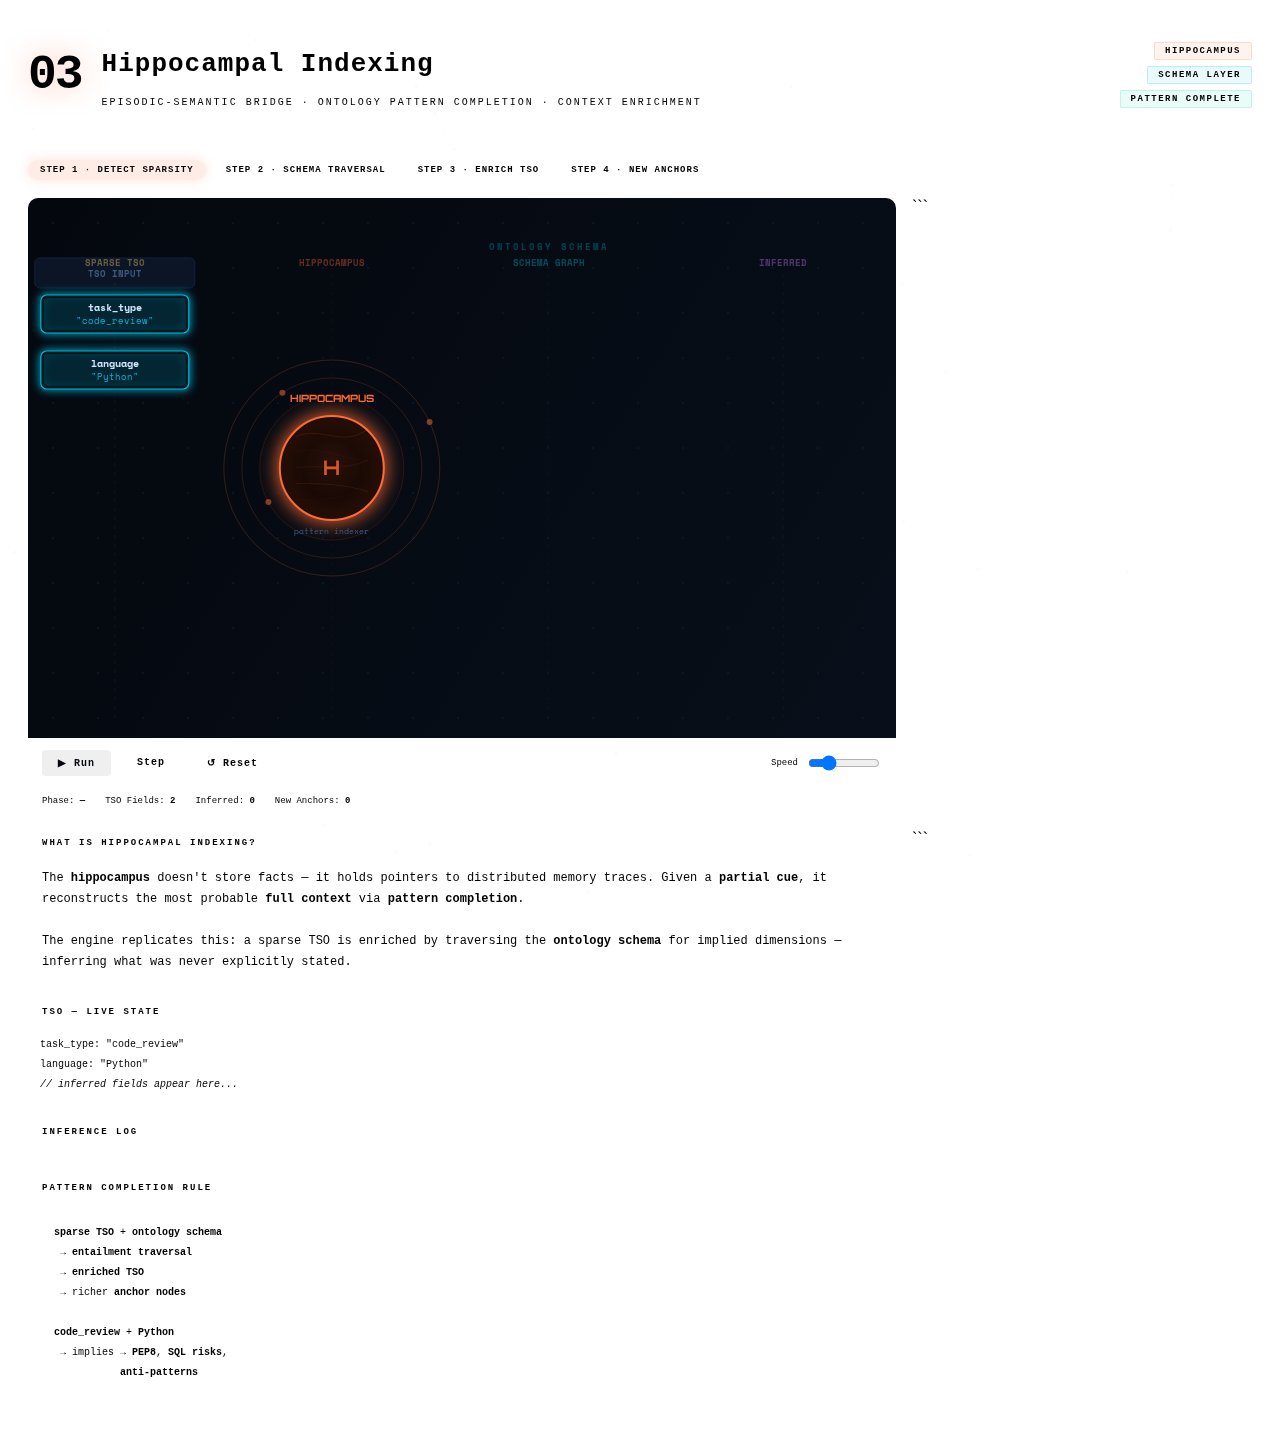
<file: m2.html>
<!DOCTYPE html>

<html lang="en">
<head>
<meta charset="UTF-8">
<meta name="viewport" content="width=device-width, initial-scale=1.0">
<title>Mechanism 3 — Hippocampal Indexing</title>
<link href="https://fonts.googleapis.com/css2?family=Space+Mono:wght@400;700&family=Orbitron:wght@400;600;700;900&family=Inter:wght@300;400;500&display=swap" rel="stylesheet">
<style>
:root {
  --bg:      #04080e;
  --bg2:     #080f1a;
  --bg3:     #0c1525;
  --panel:   #060c16;
  --border:  #112240;
  --hippo:   #ff6b35;
  --schema:  #00b4d8;
  --infer:   #c77dff;
  --complete:#06d6a0;
  --sparse:  #ffd166;
  --text:    #d0e4ff;
  --muted:   #3d5a80;
  --dim:     #0f1e30;
}

- { margin:0; padding:0; box-sizing:border-box; }

body {
background: var(–bg);
color: var(–text);
font-family: ‘Inter’, sans-serif;
min-height: 100vh;
overflow-x: hidden;
}

/* Neural net background */
#neural-bg {
position: fixed; inset: 0;
pointer-events: none; z-index: 0;
opacity: 0.06;
}

/* Grain texture */
body::after {
content: ‘’;
position: fixed; inset: 0;
pointer-events: none; z-index: 50;
background-image: url(“data:image/svg+xml,%3Csvg viewBox=‘0 0 256 256’ xmlns=‘http://www.w3.org/2000/svg’%3E%3Cfilter id=‘noise’%3E%3CfeTurbulence type=‘fractalNoise’ baseFrequency=‘0.9’ numOctaves=‘4’ stitchTiles=‘stitch’/%3E%3C/filter%3E%3Crect width=‘100%25’ height=‘100%25’ filter=‘url(%23noise)’ opacity=‘0.4’/%3E%3C/svg%3E”);
opacity: 0.03;
}

.wrapper {
position: relative; z-index: 1;
max-width: 1300px; margin: 0 auto;
padding: 24px 20px;
}

/* ── Header ── */
header {
display: grid;
grid-template-columns: auto 1fr auto;
align-items: center; gap: 20px;
margin-bottom: 24px;
padding-bottom: 18px;
border-bottom: 1px solid var(–border);
}

.mech-num {
font-family: ‘Orbitron’, monospace;
font-size: 48px; font-weight: 900;
color: var(–hippo);
line-height: 1;
text-shadow: 0 0 30px #ff6b3560;
letter-spacing: -2px;
}

.header-mid h1 {
font-family: ‘Orbitron’, monospace;
font-size: clamp(16px, 2.8vw, 26px);
font-weight: 700; letter-spacing: 1px;
color: var(–text);
}
.header-mid h1 span { color: var(–hippo); }
.header-mid p {
font-family: ‘Space Mono’, monospace;
font-size: 10px; color: var(–muted);
margin-top: 4px; letter-spacing: 2px;
text-transform: uppercase;
}

.header-tags { display: flex; flex-direction: column; gap: 6px; align-items: flex-end; }
.tag {
padding: 3px 10px; border-radius: 2px;
font-family: ‘Space Mono’, monospace;
font-size: 9px; letter-spacing: 1.5px; text-transform: uppercase; font-weight: 700;
}
.tag-h  { background: #ff6b3515; color: var(–hippo); border: 1px solid #ff6b3530; }
.tag-s  { background: #00b4d815; color: var(–schema); border: 1px solid #00b4d830; }
.tag-c  { background: #06d6a015; color: var(–complete); border: 1px solid #06d6a030; }

/* ── Layout ── */
.main {
display: grid;
grid-template-columns: 1fr 340px;
gap: 16px;
align-items: start;
}
@media(max-width:920px) { .main { grid-template-columns: 1fr; } }

/* ── Stage ── */
.stage {
background: var(–bg2);
border: 1px solid var(–border);
border-radius: 10px; overflow: hidden;
}
canvas { display: block; width: 100%; }

/* ── Controls ── */
.ctrl {
display: flex; align-items: center; gap: 10px; flex-wrap: wrap;
padding: 12px 14px;
border-top: 1px solid var(–border);
background: var(–panel);
}
.btn {
padding: 7px 16px; border-radius: 4px; border: none;
font-family: ‘Space Mono’, monospace;
font-size: 10px; font-weight: 700;
letter-spacing: 1px; cursor: pointer; transition: all .2s;
}
.btn-run   { background: var(–hippo); color: #04080e; }
.btn-run:hover   { box-shadow: 0 0 20px #ff6b3560; transform: translateY(-1px); }
.btn-run.paused  { background: var(–sparse); color: #04080e; }
.btn-step  { background: transparent; color: var(–muted); border: 1px solid var(–border); }
.btn-step:hover  { border-color: var(–schema); color: var(–schema); }
.btn-reset { background: transparent; color: var(–muted); border: 1px solid var(–border); }
.btn-reset:hover { border-color: var(–hippo); color: var(–hippo); }
.btn:disabled { opacity:.3; cursor:not-allowed; transform:none!important; box-shadow:none!important; }
.sp-ctrl { margin-left:auto; display:flex; align-items:center; gap:8px; }
.sp-label { font-family:‘Space Mono’,monospace; font-size:9px; color:var(–muted); }
input[type=range] { width:72px; accent-color:var(–hippo); }

/* ── Status ── */
.statusbar {
padding: 8px 14px;
border-top: 1px solid var(–border);
background: var(–panel);
display: flex; gap: 20px; flex-wrap: wrap;
font-family: ‘Space Mono’, monospace; font-size: 9px; color: var(–muted);
}
.stt em { font-style:normal; font-weight:700; }
.stt-h em { color: var(–hippo); }
.stt-s em { color: var(–schema); }
.stt-i em { color: var(–infer); }
.stt-c em { color: var(–complete); }

/* ── Side panel ── */
.side { display: flex; flex-direction: column; gap: 14px; }
.card {
background: var(–bg2); border: 1px solid var(–border);
border-radius: 10px; overflow: hidden;
}
.card-hd {
padding: 8px 14px; border-bottom: 1px solid var(–border);
background: var(–panel);
font-family: ‘Space Mono’, monospace; font-size: 9px;
font-weight: 700; color: var(–muted); text-transform: uppercase; letter-spacing: 2px;
}
.card-bd { padding: 12px 14px; }

/* TSO editor */
.tso-box {
background: var(–bg3); border: 1px solid var(–border);
border-radius: 6px; padding: 10px 12px;
font-family: ‘Space Mono’, monospace; font-size: 10px;
line-height: 2; color: var(–text);
}
.tso-key   { color: var(–schema); }
.tso-val   { color: var(–sparse); }
.tso-inf   { color: var(–infer); font-style: italic; }
.tso-new   { color: var(–complete); animation: fadeUp .5s ease; }
@keyframes fadeUp { from { opacity:0; transform:translateY(4px); } to { opacity:1; transform:none; } }

/* Inference log */
.inf-log {
max-height: 190px; overflow-y: auto;
font-family: ‘Space Mono’, monospace; font-size: 9px;
}
.inf-log::-webkit-scrollbar { width:3px; }
.inf-log::-webkit-scrollbar-thumb { background:var(–border); }
.inf-entry {
display: grid; grid-template-columns: 1fr auto;
gap: 6px; padding: 4px 0;
border-bottom: 1px solid var(–dim);
animation: popIn .25s ease;
}
.inf-entry:last-child { border-bottom: none; }
@keyframes popIn { from { opacity:0; transform:scale(.97); } to { opacity:1; transform:none; } }
.inf-name { color: var(–text); }
.inf-via  { color: var(–schema); font-size: 8px; }
.inf-badge {
padding: 1px 6px; border-radius: 2px; font-size: 8px;
background: #c77dff18; color: var(–infer); border: 1px solid #c77dff30;
}

/* Concept */
.concept { font-size: 12px; line-height: 1.75; color: var(–text); font-family: ‘Space Mono’, monospace; }
.concept .hh { color: var(–hippo); font-weight:700; }
.concept .hs { color: var(–schema); font-weight:700; }
.concept .hi { color: var(–infer); font-weight:700; }
.concept .hc { color: var(–complete); font-weight:700; }

/* Phase pill row */
.phase-pills { display:flex; gap:8px; flex-wrap:wrap; margin-bottom:18px; }
.phase-pill {
padding: 5px 12px; border-radius: 20px;
font-family: ‘Space Mono’, monospace; font-size: 9px;
font-weight: 700; letter-spacing: 1px; text-transform: uppercase;
border: 1px solid var(–border); color: var(–muted);
cursor: pointer; transition: all .2s;
}
.phase-pill.active {
background: #ff6b3520; border-color: var(–hippo); color: var(–hippo);
box-shadow: 0 0 12px #ff6b3530;
}

/* Formula */
.fml {
background: var(–bg3); border: 1px solid var(–border);
border-radius: 6px; padding: 10px 12px;
font-family: ‘Space Mono’, monospace; font-size: 10px;
line-height: 2; color: var(–text);
}
.fml .f1 { color: var(–hippo); font-weight:700; }
.fml .f2 { color: var(–schema); font-weight:700; }
.fml .f3 { color: var(–infer); font-weight:700; }
.fml .f4 { color: var(–complete); font-weight:700; }
</style>

</head>
<body>

<canvas id="neural-bg"></canvas>

<div class="wrapper">

  <header>
    <div class="mech-num">03</div>
    <div class="header-mid">
      <h1>Hippocampal <span>Indexing</span></h1>
      <p>Episodic-Semantic Bridge · Ontology Pattern Completion · Context Enrichment</p>
    </div>
    <div class="header-tags">
      <div class="tag tag-h">Hippocampus</div>
      <div class="tag tag-s">Schema Layer</div>
      <div class="tag tag-c">Pattern Complete</div>
    </div>
  </header>

  <div class="phase-pills">
    <div class="phase-pill active" data-ph="0">Step 1 · Detect Sparsity</div>
    <div class="phase-pill" data-ph="1">Step 2 · Schema Traversal</div>
    <div class="phase-pill" data-ph="2">Step 3 · Enrich TSO</div>
    <div class="phase-pill" data-ph="3">Step 4 · New Anchors</div>
  </div>

  <div class="main">
    <div>
      <div class="stage">
        <canvas id="main"></canvas>
        <div class="ctrl">
          <button class="btn btn-run"   id="runBtn">▶ Run</button>
          <button class="btn btn-step"  id="stepBtn">Step</button>
          <button class="btn btn-reset" id="resetBtn">↺ Reset</button>
          <div class="sp-ctrl">
            <span class="sp-label">Speed</span>
            <input type="range" id="spd" min="0.4" max="3" step="0.2" value="1">
          </div>
        </div>
        <div class="statusbar">
          <div class="stt stt-h">Phase: <em id="stPhase">—</em></div>
          <div class="stt stt-s">TSO Fields: <em id="stFields">2</em></div>
          <div class="stt stt-i">Inferred: <em id="stInferred">0</em></div>
          <div class="stt stt-c">New Anchors: <em id="stAnchors">0</em></div>
        </div>
      </div>
    </div>

```
<div class="side">

  <div class="card">
    <div class="card-hd">What Is Hippocampal Indexing?</div>
    <div class="card-bd">
      <div class="concept">
        The <span class="hh">hippocampus</span> doesn't store facts — it holds pointers to distributed memory traces. Given a <span class="hs">partial cue</span>, it reconstructs the most probable <span class="hc">full context</span> via <span class="hi">pattern completion</span>.<br><br>
        The engine replicates this: a sparse TSO is enriched by traversing the <span class="hs">ontology schema</span> for implied dimensions — inferring what was never explicitly stated.
      </div>
    </div>
  </div>

  <div class="card">
    <div class="card-hd">TSO — Live State</div>
    <div class="card-bd" style="padding:0">
      <div class="tso-box" style="margin:0; border-radius:0; border:none;" id="tsoBox">
        <span class="tso-key">task_type</span>: <span class="tso-val">"code_review"</span><br>
        <span class="tso-key">language</span>:  <span class="tso-val">"Python"</span><br>
        <span class="tso-key tso-inf">// inferred fields appear below...</span>
      </div>
    </div>
  </div>

  <div class="card">
    <div class="card-hd">Inference Log</div>
    <div class="card-bd" style="padding:0">
      <div class="inf-log" id="infLog" style="padding:8px 12px;"></div>
    </div>
  </div>

  <div class="card">
    <div class="card-hd">Pattern Completion Rule</div>
    <div class="card-bd">
      <div class="fml">
        <span class="f1">sparse TSO</span> + <span class="f2">ontology schema</span><br>
        &nbsp;→ <span class="f3">entailment traversal</span><br>
        &nbsp;→ <span class="f4">enriched TSO</span><br>
        &nbsp;→ richer <span class="f1">anchor nodes</span><br><br>
        <span class="f2">code_review</span> + <span class="f2">Python</span><br>
        &nbsp;→ implies → <span class="f3">PEP8</span>, <span class="f3">SQL risks</span>,<br>
        &nbsp;&nbsp;&nbsp;&nbsp;&nbsp;&nbsp;&nbsp;&nbsp;&nbsp;&nbsp;&nbsp;<span class="f3">anti-patterns</span>
      </div>
    </div>
  </div>

</div>
```

  </div>
</div>

<script>
// ─────────────────────────────────────────────────────────────────────────────
// NEURAL BACKGROUND
// ─────────────────────────────────────────────────────────────────────────────
(function() {
  const c = document.getElementById('neural-bg');
  const cx = c.getContext('2d');
  let nodes = [];
  function init() {
    c.width = window.innerWidth; c.height = window.innerHeight;
    nodes = Array.from({length: 40}, () => ({
      x: Math.random()*c.width, y: Math.random()*c.height,
      vx: (Math.random()-.5)*.15, vy: (Math.random()-.5)*.15,
    }));
  }
  function draw() {
    cx.clearRect(0,0,c.width,c.height);
    // connections
    nodes.forEach((a,i) => nodes.slice(i+1).forEach(b => {
      const d = Math.hypot(a.x-b.x, a.y-b.y);
      if (d < 180) {
        cx.strokeStyle = `rgba(255,107,53,${(1-d/180)*.4})`;
        cx.lineWidth = .5;
        cx.beginPath(); cx.moveTo(a.x,a.y); cx.lineTo(b.x,b.y); cx.stroke();
      }
    }));
    // dots
    nodes.forEach(n => {
      cx.fillStyle = 'rgba(255,107,53,.6)';
      cx.beginPath(); cx.arc(n.x,n.y,1.5,0,Math.PI*2); cx.fill();
    });
    nodes.forEach(n => {
      n.x+=n.vx; n.y+=n.vy;
      if(n.x<0||n.x>c.width) n.vx*=-1;
      if(n.y<0||n.y>c.height) n.vy*=-1;
    });
    requestAnimationFrame(draw);
  }
  init(); draw(); window.addEventListener('resize', init);
})();

// ─────────────────────────────────────────────────────────────────────────────
// DATA MODEL
// ─────────────────────────────────────────────────────────────────────────────
// Sparse TSO inputs (always present)
const TSO_BASE = [
  { key: 'task_type', val: '"code_review"',  color: '#00b4d8' },
  { key: 'language',  val: '"Python"',        color: '#00b4d8' },
];

// Ontology inferences: each step traverses schema edges to infer new dimensions
const INFERENCES = [
  {
    id: 'PEP8',
    tsoKey: 'style_guide',
    tsoVal: 'PEP8StyleGuide',
    via: 'Python → requires → StyleGuide',
    anchor: true,
    anchorSim: 0.83,
    schemaEdge: { from: 'Python', to: 'PEP8StyleGuide', rel: 'requires', w: 0.90 },
    delay: 0,
  },
  {
    id: 'MUTABLE',
    tsoKey: 'anti_pattern_1',
    tsoVal: 'MutableDefaultArgs',
    via: 'Python → implies → CommonAntiPatterns',
    anchor: true,
    anchorSim: 0.76,
    schemaEdge: { from: 'Python', to: 'MutableDefaultArgs', rel: 'implies', w: 0.80 },
    delay: 1,
  },
  {
    id: 'BARE_EXCEPT',
    tsoKey: 'anti_pattern_2',
    tsoVal: 'BareExceptClause',
    via: 'Python → implies → CommonAntiPatterns',
    anchor: true,
    anchorSim: 0.74,
    schemaEdge: { from: 'Python', to: 'BareExceptClause', rel: 'implies', w: 0.78 },
    delay: 2,
  },
  {
    id: 'SQL',
    tsoKey: 'security_risk_1',
    tsoVal: 'SQLInjectionPattern',
    via: 'code_review → triggers → SecurityScan',
    anchor: true,
    anchorSim: 0.79,
    schemaEdge: { from: 'code_review', to: 'SQLInjectionPattern', rel: 'triggers', w: 0.85 },
    delay: 3,
  },
  {
    id: 'CREDS',
    tsoKey: 'security_risk_2',
    tsoVal: 'HardcodedCredentials',
    via: 'code_review → triggers → SecurityScan',
    anchor: false,
    anchorSim: 0.71,
    schemaEdge: { from: 'code_review', to: 'HardcodedCredentials', rel: 'triggers', w: 0.80 },
    delay: 4,
  },
  {
    id: 'TYPEHINTS',
    tsoKey: 'anti_pattern_3',
    tsoVal: 'ImproperTypeHints',
    via: 'Python → implies → TypeAnnotationPolicy',
    anchor: false,
    anchorSim: 0.68,
    schemaEdge: { from: 'Python', to: 'ImproperTypeHints', rel: 'implies', w: 0.72 },
    delay: 5,
  },
];

// ─────────────────────────────────────────────────────────────────────────────
// CANVAS
// ─────────────────────────────────────────────────────────────────────────────
const canvas = document.getElementById('main');
const ctx    = canvas.getContext('2d');
let W, H;

function resize() {
  const r = canvas.parentElement.getBoundingClientRect();
  W = r.width; H = 540;
  canvas.width = W; canvas.height = H;
  canvas.style.height = H + 'px';
}
resize(); window.addEventListener('resize', () => { resize(); });

// ─────────────────────────────────────────────────────────────────────────────
// LAYOUT
// The visualisation has four columns:
//   [SPARSE TSO] --> [HIPPOCAMPUS] --> [SCHEMA GRAPH] --> [ENRICHED TSO + NEW ANCHORS]
// ─────────────────────────────────────────────────────────────────────────────
function L() {
  return {
    sparseX:   W * 0.10,
    hippoX:    W * 0.35,
    hippoY:    H * 0.50,
    hippoR:    52,
    schemaX:   W * 0.60,
    enrichX:   W * 0.87,
    rowH:      56,
    startY:    100,
  };
}

// ─────────────────────────────────────────────────────────────────────────────
// STATE
// ─────────────────────────────────────────────────────────────────────────────
let st = {
  phase: -1,           // -1=idle
  revealedInf: [],     // indices of revealed inferences
  activeEdge: null,    // currently animating edge
  newAnchors: [],      // anchors revealed so far
  pulses: [],          // { from, to, t, color }
  hippoGlow: 0,
  hippoGlowColor: '#ff6b35',
  sparseDetected: false,
  enrichedVisible: [],
  speed: 1,
  animating: false,
  busy: false,
  stepIdx: 0,
};

let autoTimer = null;

// ─────────────────────────────────────────────────────────────────────────────
// GEOMETRY HELPERS
// ─────────────────────────────────────────────────────────────────────────────
function sparseNodePos(idx) {
  const l = L();
  return { x: l.sparseX, y: l.startY + idx * l.rowH };
}

function schemaNodePos(inf) {
  const l = L();
  const idx = INFERENCES.indexOf(inf);
  return { x: l.schemaX, y: l.startY + idx * l.rowH + 20 };
}

function enrichedNodePos(idx) {
  const l = L();
  return { x: l.enrichX, y: l.startY + idx * l.rowH + 20 };
}

function anchorPos(idx) {
  const l = L();
  const anchorInfs = INFERENCES.filter(i => i.anchor);
  const total = anchorInfs.length;
  const spread = (total - 1) * 60;
  return {
    x: l.enrichX,
    y: H * 0.55 + (idx - (total-1)/2) * 64,
  };
}

// ─────────────────────────────────────────────────────────────────────────────
// RENDERING
// ─────────────────────────────────────────────────────────────────────────────
function drawPill(x, y, label, sublabel, color, alpha = 1, scale = 1) {
  const pw = 148 * scale, ph = 38 * scale;
  ctx.save();
  ctx.globalAlpha = alpha;
  ctx.translate(x, y);
  ctx.shadowColor = color; ctx.shadowBlur = 10 * scale;
  ctx.fillStyle = '#04080e';
  ctx.strokeStyle = color; ctx.lineWidth = 1.2 * scale;
  ctx.beginPath(); ctx.roundRect(-pw/2, -ph/2, pw, ph, 6*scale);
  ctx.fill(); ctx.stroke();
  ctx.shadowBlur = 0;
  // glow bar
  ctx.globalAlpha = alpha * 0.18;
  ctx.fillStyle = color;
  ctx.beginPath(); ctx.roundRect(-pw/2+3, -ph/2+3, pw-6, ph-6, 4*scale);
  ctx.fill();
  ctx.globalAlpha = alpha;
  ctx.font = `bold ${Math.round(10*scale)}px 'Space Mono'`;
  ctx.textAlign = 'center'; ctx.fillStyle = '#d0e4ff';
  ctx.fillText(label.length > 16 ? label.slice(0,15)+'…' : label, 0, -3*scale);
  if (sublabel) {
    ctx.font = `${Math.round(8.5*scale)}px 'Space Mono'`;
    ctx.fillStyle = color;
    ctx.fillText(sublabel, 0, 10*scale);
  }
  ctx.restore();
}

function drawHippocampus(l, now) {
  const { hippoX: hx, hippoY: hy, hippoR: hr } = l;
  ctx.save();

  // Outer orbit rings
  for (let i = 0; i < 3; i++) {
    const t = ((now / (2000 + i*600)) % 1);
    const r = hr + 20 + i * 18;
    ctx.globalAlpha = 0.12 + i * 0.04;
    ctx.strokeStyle = '#ff6b35';
    ctx.lineWidth = 1;
    ctx.beginPath(); ctx.arc(hx, hy, r, 0, Math.PI*2); ctx.stroke();
    // orbital dot
    const ang = t * Math.PI * 2 + i * (Math.PI*2/3);
    ctx.globalAlpha = 0.5;
    ctx.fillStyle = '#ff6b35';
    ctx.beginPath(); ctx.arc(hx + Math.cos(ang)*r, hy + Math.sin(ang)*r, 3, 0, Math.PI*2);
    ctx.fill();
  }

  ctx.globalAlpha = 1;

  // Flash
  if (st.hippoGlow > 0) {
    ctx.globalAlpha = Math.min(1, st.hippoGlow) * 0.6;
    ctx.shadowColor = st.hippoGlowColor; ctx.shadowBlur = 50;
    ctx.fillStyle = st.hippoGlowColor;
    ctx.beginPath(); ctx.arc(hx, hy, hr + 16, 0, Math.PI*2); ctx.fill();
    ctx.shadowBlur = 0;
    st.hippoGlow -= 0.03;
    if (st.hippoGlow < 0) st.hippoGlow = 0;
  }
  ctx.globalAlpha = 1;

  // Body
  const grad = ctx.createRadialGradient(hx, hy-8, 0, hx, hy, hr);
  grad.addColorStop(0, '#2a1008'); grad.addColorStop(1, '#0f0603');
  ctx.fillStyle = grad;
  ctx.strokeStyle = '#ff6b35'; ctx.lineWidth = 2;
  ctx.shadowColor = '#ff6b35'; ctx.shadowBlur = 20;
  ctx.beginPath(); ctx.arc(hx, hy, hr, 0, Math.PI*2);
  ctx.fill(); ctx.stroke();
  ctx.shadowBlur = 0;

  // Curved memory trace lines inside
  ctx.strokeStyle = '#ff6b3540'; ctx.lineWidth = 1;
  for (let i = 0; i < 5; i++) {
    const t = (now/3000 + i/5) % 1;
    const y0 = hy - hr * 0.6 + i * hr * 0.3;
    ctx.globalAlpha = 0.3 + Math.sin(t * Math.PI * 2 + i) * 0.2;
    ctx.beginPath();
    ctx.moveTo(hx - hr*0.7, y0);
    ctx.bezierCurveTo(
      hx - hr*0.2, y0 - 12 + i*4,
      hx + hr*0.2, y0 + 12 - i*4,
      hx + hr*0.7, y0 + (i%2===0?-8:8)
    );
    ctx.stroke();
  }
  ctx.globalAlpha = 1;

  // Label
  ctx.font = "bold 10px 'Orbitron'";
  ctx.textAlign = 'center'; ctx.fillStyle = '#ff6b35';
  ctx.fillText('HIPPOCAMPUS', hx, hy - hr - 14);
  ctx.font = "8px 'Space Mono'";
  ctx.fillStyle = '#3d5a80';
  ctx.fillText('pattern indexer', hx, hy + hr + 14);

  // H symbol
  ctx.font = "bold 20px 'Orbitron'";
  ctx.fillStyle = '#ff6b35';
  ctx.globalAlpha = 0.8;
  ctx.fillText('H', hx, hy + 7);

  ctx.restore();
}

function drawSchemaCloud(l) {
  // Schema ontology label (background)
  const sx = l.schemaX, sy = 52;
  ctx.save();
  ctx.font = "bold 9px 'Space Mono'";
  ctx.textAlign = 'center'; ctx.fillStyle = '#00b4d850';
  ctx.letterSpacing = '2px';
  ctx.fillText('ONTOLOGY SCHEMA', sx, sy);
  ctx.restore();
}

function drawSparseIndicator(l) {
  // Sparse TSO box on left
  const bx = l.sparseX - 80, by = l.startY - 40, bw = 160, bh = 30;
  ctx.save();
  ctx.fillStyle = '#0c1525';
  ctx.strokeStyle = st.sparseDetected ? '#ffd16660' : '#112240';
  ctx.lineWidth = 1;
  ctx.beginPath(); ctx.roundRect(bx, by, bw, bh, 5); ctx.fill(); ctx.stroke();
  ctx.font = "bold 9px 'Space Mono'";
  ctx.textAlign = 'center';
  ctx.fillStyle = st.sparseDetected ? '#ffd166' : '#3d5a80';
  ctx.fillText(st.sparseDetected ? '⚠ SPARSE TSO DETECTED' : 'TSO INPUT', l.sparseX, by + 19);
  ctx.restore();
}

function drawPulses() {
  st.pulses = st.pulses.filter(p => p.t < 1);
  st.pulses.forEach(p => {
    const x = p.fromX + (p.toX - p.fromX) * p.t;
    const y = p.fromY + (p.toY - p.fromY) * p.t + Math.sin(p.t * Math.PI) * -30;
    // trail
    for (let i = 1; i <= 4; i++) {
      const tt = Math.max(0, p.t - i*0.06);
      const tx = p.fromX + (p.toX - p.fromX) * tt;
      const ty = p.fromY + (p.toY - p.fromY) * tt + Math.sin(tt * Math.PI) * -30;
      ctx.save();
      ctx.globalAlpha = (0.15 - i*0.03);
      ctx.fillStyle = p.color;
      ctx.shadowColor = p.color; ctx.shadowBlur = 8;
      ctx.beginPath(); ctx.arc(tx, ty, 4-i, 0, Math.PI*2); ctx.fill();
      ctx.restore();
    }
    ctx.save();
    ctx.globalAlpha = 0.9;
    ctx.fillStyle = p.color;
    ctx.shadowColor = p.color; ctx.shadowBlur = 14;
    ctx.beginPath(); ctx.arc(x, y, 5, 0, Math.PI*2); ctx.fill();
    ctx.restore();
    p.t += 0.018 * st.speed;
  });
}

function drawConnectionLine(x1, y1, x2, y2, color, dashed = false, alpha = 0.4) {
  ctx.save();
  ctx.globalAlpha = alpha;
  ctx.strokeStyle = color; ctx.lineWidth = 1;
  if (dashed) ctx.setLineDash([4, 4]);
  ctx.beginPath(); ctx.moveTo(x1, y1); ctx.lineTo(x2, y2); ctx.stroke();
  ctx.setLineDash([]); ctx.restore();
}

function drawAnchorNode(x, y, inf, alpha) {
  const r = 22;
  ctx.save(); ctx.globalAlpha = alpha;
  ctx.shadowColor = '#ffd166'; ctx.shadowBlur = 16;
  ctx.fillStyle = '#1a1200';
  ctx.strokeStyle = '#ffd166'; ctx.lineWidth = 1.5;
  ctx.beginPath(); ctx.arc(x, y, r, 0, Math.PI*2);
  ctx.fill(); ctx.stroke();
  ctx.shadowBlur = 0;
  ctx.font = "bold 8px 'Space Mono'";
  ctx.textAlign = 'center'; ctx.fillStyle = '#ffd166';
  const lbl = inf.tsoVal.length > 10 ? inf.tsoVal.slice(0,9)+'…' : inf.tsoVal;
  ctx.fillText(lbl, x, y - 2);
  ctx.font = "7px 'Space Mono'";
  ctx.fillStyle = '#ffd16680';
  ctx.fillText('A₀='+inf.anchorSim.toFixed(2), x, y + 10);
  ctx.restore();
}

// ─────────────────────────────────────────────────────────────────────────────
// MAIN RENDER
// ─────────────────────────────────────────────────────────────────────────────
let rafId;
function render(now = 0) {
  const l = L();
  ctx.clearRect(0, 0, W, H);

  // Background
  const bg = ctx.createLinearGradient(0, 0, W, H);
  bg.addColorStop(0, '#04080e'); bg.addColorStop(1, '#080f1a');
  ctx.fillStyle = bg; ctx.fillRect(0, 0, W, H);

  // Grid dots
  ctx.fillStyle = '#112240';
  for (let gx = 25; gx < W; gx += 45)
    for (let gy = 25; gy < H; gy += 45) {
      ctx.beginPath(); ctx.arc(gx, gy, 0.8, 0, Math.PI*2); ctx.fill();
    }

  drawSchemaCloud(l);
  drawSparseIndicator(l);

  // ── Column labels ──
  const colLabels = [
    { x: l.sparseX, label: 'SPARSE TSO', color: '#ffd166' },
    { x: l.hippoX,  label: 'HIPPOCAMPUS', color: '#ff6b35' },
    { x: l.schemaX, label: 'SCHEMA GRAPH', color: '#00b4d8' },
    { x: l.enrichX, label: st.phase >= 2 ? 'ENRICHED TSO' : 'INFERRED', color: st.phase >= 2 ? '#06d6a0' : '#c77dff' },
  ];
  colLabels.forEach(cl => {
    ctx.save();
    ctx.font = "bold 9px 'Space Mono'";
    ctx.textAlign = 'center'; ctx.fillStyle = cl.color + '60';
    ctx.fillText(cl.label, cl.x, 68);
    // vertical dotted guide
    ctx.globalAlpha = 0.06; ctx.strokeStyle = cl.color; ctx.lineWidth = 1;
    ctx.setLineDash([3, 6]);
    ctx.beginPath(); ctx.moveTo(cl.x, 76); ctx.lineTo(cl.x, H - 20); ctx.stroke();
    ctx.setLineDash([]); ctx.restore();
  });

  // ── Sparse TSO nodes (always visible) ──
  TSO_BASE.forEach((field, i) => {
    const p = sparseNodePos(i);
    drawPill(p.x, p.y + 16, field.key, field.val, '#00b4d8', 1);
  });

  // ── Arrows: sparse → hippocampus ──
  if (st.sparseDetected) {
    TSO_BASE.forEach((field, i) => {
      const p = sparseNodePos(i);
      drawConnectionLine(p.x + 74, p.y + 16, l.hippoX - l.hippoR - 8, l.hippoY, '#ffd16640', true, 0.5);
    });
  }

  // ── Hippocampus ──
  drawHippocampus(l, now);

  // ── Schema nodes (revealed as inferences happen) ──
  INFERENCES.forEach((inf, idx) => {
    if (!st.revealedInf.includes(idx)) return;
    const sp = schemaNodePos(inf);
    const alpha = st.revealedInf.includes(idx) ? 1 : 0.2;

    // Line: hippocampus → schema
    drawConnectionLine(l.hippoX + l.hippoR + 8, l.hippoY, sp.x - 74, sp.y, '#ff6b3550', false, 0.5);

    // Schema pill
    drawPill(sp.x, sp.y, inf.tsoVal, inf.via.split(' → ')[2] || inf.via.split(' ')[0], '#00b4d8', alpha, 0.9);

    // Arrow label (rel type)
    ctx.save();
    ctx.font = "7px 'Space Mono'"; ctx.textAlign = 'center';
    ctx.fillStyle = '#00b4d860';
    const mx = (l.hippoX + l.hippoR + sp.x - 74) / 2;
    const my = (l.hippoY + sp.y) / 2 - 8;
    ctx.fillText(inf.schemaEdge.rel, mx, my);
    ctx.restore();
  });

  // ── Enriched inferences / new anchors (phase 2+) ──
  st.enrichedVisible.forEach(idx => {
    const inf = INFERENCES[idx];
    const ep = enrichedNodePos(idx);

    // Schema → enriched line
    const sp = schemaNodePos(inf);
    drawConnectionLine(sp.x + 74, sp.y, ep.x - 74, ep.y, '#c77dff50', true, 0.5);

    // If anchor → show as gold anchor node
    if (inf.anchor && st.newAnchors.includes(idx)) {
      const ap = anchorPos(st.newAnchors.indexOf(idx));
      drawConnectionLine(ep.x + 74, ep.y, ap.x - 28, ap.y, '#ffd16650', false, 0.5);
      drawAnchorNode(ap.x + 28, ap.y, inf, 1);
    }

    // Enriched TSO pill
    drawPill(ep.x, ep.y, inf.tsoKey, inf.tsoVal, st.newAnchors.includes(idx) ? '#ffd166' : '#c77dff', 1, 0.9);
  });

  // ── Original anchors label (phase >= 1) ──
  if (st.phase >= 0) {
    const ax = l.enrichX + 28 + 50;
    ctx.save();
    ctx.font = "bold 9px 'Space Mono'";
    ctx.textAlign = 'center'; ctx.fillStyle = '#ffd16650';
    ctx.fillText('NEW ANCHORS', ax, l.startY - 16);
    ctx.restore();
  }

  // ── Pulses ──
  drawPulses();

  rafId = requestAnimationFrame(render);
}
rafId = requestAnimationFrame(render);

// ─────────────────────────────────────────────────────────────────────────────
// STEP MACHINE
// ─────────────────────────────────────────────────────────────────────────────
const STEPS = [
  // Step 0: detect sparsity
  {
    phase: 0, phaseLabel: 'Detect Sparsity',
    action() {
      st.sparseDetected = true;
      st.hippoGlow = 1.5; st.hippoGlowColor = '#ffd166';
      flashPhasePill(0);
      updateStats();
    }
  },
  // Steps 1..N: each inference
  ...INFERENCES.map((inf, idx) => ({
    phase: idx < 3 ? 1 : 2,
    phaseLabel: idx < 3 ? 'Schema Traversal' : 'Enrich TSO',
    action() {
      // Reveal schema node
      if (!st.revealedInf.includes(idx)) st.revealedInf.push(idx);
      st.hippoGlow = 1.2; st.hippoGlowColor = '#00b4d8';

      // Fire pulse: hippocampus → schema
      const l = L(), sp = schemaNodePos(inf);
      st.pulses.push({ fromX: l.hippoX + l.hippoR, fromY: l.hippoY, toX: sp.x - 74, toY: sp.y, t: 0, color: '#00b4d8' });

      // After pulse → reveal enriched
      setTimeout(() => {
        if (!st.enrichedVisible.includes(idx)) st.enrichedVisible.push(idx);
        // Pulse schema → enriched
        const ep = enrichedNodePos(idx);
        st.pulses.push({ fromX: sp.x + 74, fromY: sp.y, toX: ep.x - 74, toY: ep.y, t: 0, color: '#c77dff' });
        addInfLog(inf);
        updateTSOBox();
        if (inf.anchor) {
          setTimeout(() => {
            const aIdx = INFERENCES.filter(i=>i.anchor).indexOf(inf);
            if (!st.newAnchors.includes(idx)) st.newAnchors.push(idx);
            updateStats();
          }, 400 / st.speed);
        }
        updateStats();
        flashPhasePill(idx < 3 ? 1 : 2);
      }, 700 / st.speed);
    }
  })),
  // Final: new anchors summary
  {
    phase: 3, phaseLabel: 'New Anchors Ready',
    action() {
      st.hippoGlow = 2; st.hippoGlowColor = '#06d6a0';
      flashPhasePill(3);
      updateStats();
    }
  },
];

let stepIdx = 0;
let busy = false;

function runStep() {
  if (busy || stepIdx >= STEPS.length) {
    if (stepIdx >= STEPS.length) {
      st.animating = false;
      document.getElementById('runBtn').textContent = '▶ Run';
      document.getElementById('runBtn').classList.remove('paused');
    }
    return;
  }
  busy = true;
  const step = STEPS[stepIdx++];
  st.phase = step.phase;
  document.getElementById('stPhase').textContent = step.phaseLabel;
  step.action();
  const delay = (step.phase === 0 ? 500 : 1200) / st.speed;
  setTimeout(() => {
    busy = false;
    if (st.animating) {
      setTimeout(runStep, 200 / st.speed);
    }
  }, delay);
}

// ─────────────────────────────────────────────────────────────────────────────
// TSO BOX UPDATER
// ─────────────────────────────────────────────────────────────────────────────
const TSO_TEMPLATE = [
  { key: 'task_type', val: '"code_review"', cls: 'tso-key', vcls: 'tso-val', always: true },
  { key: 'language',  val: '"Python"',      cls: 'tso-key', vcls: 'tso-val', always: true },
];

function updateTSOBox() {
  const box = document.getElementById('tsoBox');
  let html = '';
  // base fields
  html += `<span class="tso-key">task_type</span>: <span class="tso-val">"code_review"</span><br>`;
  html += `<span class="tso-key">language</span>: <span class="tso-val">"Python"</span><br>`;
  // inferred
  st.enrichedVisible.forEach(idx => {
    const inf = INFERENCES[idx];
    html += `<span class="tso-key tso-new">${inf.tsoKey}</span>: <span class="tso-val tso-new">${inf.tsoVal}</span><br>`;
  });
  if (st.enrichedVisible.length === 0) {
    html += `<span class="tso-inf">// inferred fields appear here...</span>`;
  }
  box.innerHTML = html;
}

function addInfLog(inf) {
  const log = document.getElementById('infLog');
  const e = document.createElement('div');
  e.className = 'inf-entry';
  e.innerHTML = `
    <div>
      <div class="inf-name">${inf.tsoVal}</div>
      <div class="inf-via">${inf.via}</div>
    </div>
    <span class="inf-badge">inferred</span>
  `;
  log.appendChild(e);
  log.scrollTop = log.scrollHeight;
}

function updateStats() {
  document.getElementById('stFields').textContent    = 2 + st.enrichedVisible.length;
  document.getElementById('stInferred').textContent  = st.enrichedVisible.length;
  document.getElementById('stAnchors').textContent   = st.newAnchors.length;
}

function flashPhasePill(ph) {
  document.querySelectorAll('.phase-pill').forEach((p, i) => p.classList.toggle('active', i === ph));
}

// ─────────────────────────────────────────────────────────────────────────────
// RESET
// ─────────────────────────────────────────────────────────────────────────────
function resetAll() {
  if (autoTimer) clearTimeout(autoTimer);
  st = {
    phase: -1, revealedInf: [], activeEdge: null,
    newAnchors: [], pulses: [], hippoGlow: 0, hippoGlowColor: '#ff6b35',
    sparseDetected: false, enrichedVisible: [],
    speed: st.speed, animating: false, busy: false, stepIdx: 0,
  };
  stepIdx = 0; busy = false;
  document.getElementById('infLog').innerHTML = '';
  updateTSOBox();
  updateStats();
  document.getElementById('stPhase').textContent = '—';
  document.getElementById('runBtn').textContent = '▶ Run';
  document.getElementById('runBtn').classList.remove('paused');
  document.getElementById('stepBtn').disabled = false;
  document.querySelectorAll('.phase-pill').forEach((p, i) => p.classList.toggle('active', i === 0));
}

// ─────────────────────────────────────────────────────────────────────────────
// EVENTS
// ─────────────────────────────────────────────────────────────────────────────
document.getElementById('runBtn').addEventListener('click', function() {
  if (st.animating) {
    st.animating = false;
    this.textContent = '▶ Resume';
    this.classList.remove('paused');
    return;
  }
  st.animating = true;
  this.textContent = '⏸ Pause';
  this.classList.add('paused');
  runStep();
});

document.getElementById('stepBtn').addEventListener('click', function() {
  st.animating = false;
  document.getElementById('runBtn').textContent = '▶ Resume';
  document.getElementById('runBtn').classList.remove('paused');
  if (!busy && stepIdx < STEPS.length) runStep();
});

document.getElementById('resetBtn').addEventListener('click', resetAll);

document.getElementById('spd').addEventListener('input', function() {
  st.speed = parseFloat(this.value);
});

document.querySelectorAll('.phase-pill').forEach((pill, i) => {
  pill.addEventListener('click', () => flashPhasePill(i));
});

updateStats(); updateTSOBox();
</script>

</body>
</html>
</file>
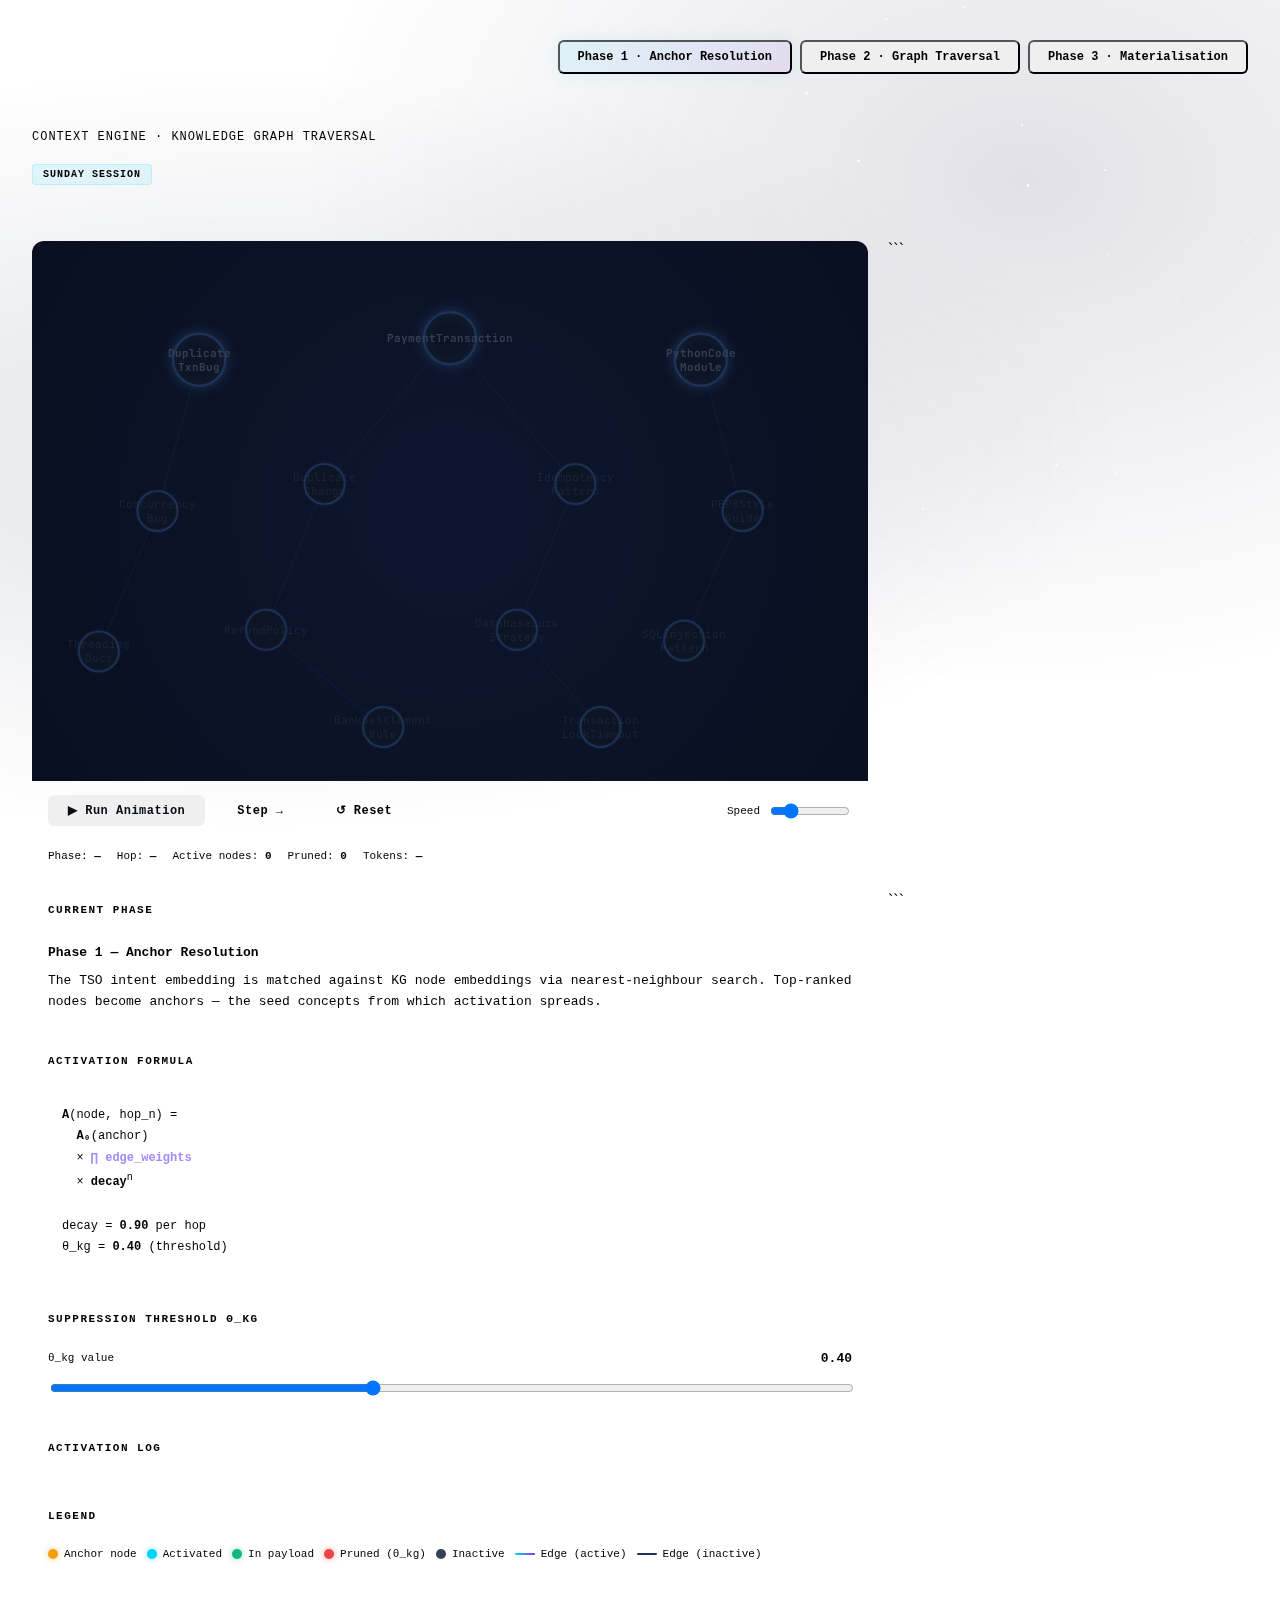
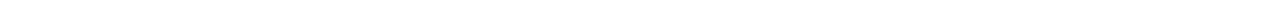
<file: m3.html>
<!DOCTYPE html>

<html lang="en">
<head>
<meta charset="UTF-8">
<meta name="viewport" content="width=device-width, initial-scale=1.0">
<title>Spreading Activation — Context Engine</title>
<link href="https://fonts.googleapis.com/css2?family=JetBrains+Mono:wght@300;400;600;700&family=Syne:wght@400;600;700;800&display=swap" rel="stylesheet">
<style>
  :root {
    --bg:        #070b14;
    --bg2:       #0d1424;
    --bg3:       #111c30;
    --panel:     #0a1020;
    --border:    #1e3255;
    --accent:    #00d4ff;
    --accent2:   #7c3aed;
    --gold:      #f59e0b;
    --green:     #10b981;
    --red:       #ef4444;
    --text:      #e2e8f0;
    --muted:     #64748b;
    --dim:       #334155;
  }

- { margin: 0; padding: 0; box-sizing: border-box; }

body {
background: var(–bg);
color: var(–text);
font-family: ‘Syne’, sans-serif;
min-height: 100vh;
overflow-x: hidden;
}

/* ── Starfield background ── */
#starfield {
position: fixed; inset: 0; pointer-events: none; z-index: 0;
background: radial-gradient(ellipse at 20% 50%, #0d1f4020 0%, transparent 60%),
radial-gradient(ellipse at 80% 20%, #1a0d4020 0%, transparent 50%);
}

.star {
position: absolute; border-radius: 50%;
background: white; animation: twinkle var(–d, 3s) ease-in-out infinite;
animation-delay: var(–delay, 0s);
}
@keyframes twinkle {
0%,100% { opacity: var(–min-op, 0.1); }
50%      { opacity: var(–max-op, 0.6); }
}

/* ── Layout ── */
.wrapper {
position: relative; z-index: 1;
max-width: 1300px; margin: 0 auto;
padding: 32px 24px;
}

/* ── Header ── */
header {
display: flex; align-items: flex-start;
justify-content: space-between; flex-wrap: wrap; gap: 16px;
margin-bottom: 32px;
padding-bottom: 24px;
border-bottom: 1px solid var(–border);
}
.header-left h1 {
font-size: clamp(22px, 4vw, 36px);
font-weight: 800; letter-spacing: -0.5px;
background: linear-gradient(135deg, var(–accent), #a78bfa);
-webkit-background-clip: text; -webkit-text-fill-color: transparent;
background-clip: text;
}
.header-left p {
font-family: ‘JetBrains Mono’, monospace;
font-size: 12px; color: var(–muted); margin-top: 6px;
letter-spacing: 1px; text-transform: uppercase;
}
.badge {
display: inline-block; padding: 4px 10px; border-radius: 4px;
font-family: ‘JetBrains Mono’, monospace; font-size: 10px;
font-weight: 600; letter-spacing: 1px; text-transform: uppercase;
background: #00d4ff18; color: var(–accent); border: 1px solid #00d4ff30;
margin-top: 8px;
}

/* ── Phase indicators ── */
.phases {
display: flex; gap: 8px; flex-wrap: wrap; margin-bottom: 24px;
}
.phase-btn {
padding: 8px 18px; border-radius: 6px; border: 1px solid var(–border);
background: var(–bg2); color: var(–muted);
font-family: ‘JetBrains Mono’, monospace; font-size: 12px;
cursor: pointer; transition: all 0.25s; font-weight: 600;
}
.phase-btn:hover { border-color: var(–accent); color: var(–accent); }
.phase-btn.active {
background: linear-gradient(135deg, #00d4ff18, #7c3aed18);
border-color: var(–accent); color: var(–accent);
box-shadow: 0 0 16px #00d4ff20;
}

/* ── Main grid ── */
.main-grid {
display: grid;
grid-template-columns: 1fr 360px;
gap: 20px;
align-items: start;
}
@media (max-width: 900px) {
.main-grid { grid-template-columns: 1fr; }
}

/* ── Canvas panel ── */
.canvas-panel {
background: var(–bg2);
border: 1px solid var(–border);
border-radius: 12px;
overflow: hidden;
position: relative;
}
.canvas-panel canvas {
display: block; width: 100%;
}

/* ── Controls bar ── */
.controls {
display: flex; align-items: center; gap: 12px; flex-wrap: wrap;
padding: 14px 16px;
border-top: 1px solid var(–border);
background: var(–panel);
}
.btn {
padding: 8px 20px; border-radius: 6px; border: none;
font-family: ‘JetBrains Mono’, monospace; font-size: 12px;
font-weight: 700; cursor: pointer; transition: all 0.2s;
letter-spacing: 0.5px;
}
.btn-primary {
background: linear-gradient(135deg, var(–accent), #7c3aed);
color: #070b14;
}
.btn-primary:hover { transform: translateY(-1px); box-shadow: 0 4px 20px #00d4ff40; }
.btn-secondary {
background: transparent; color: var(–muted);
border: 1px solid var(–border);
}
.btn-secondary:hover { border-color: var(–accent); color: var(–accent); }
.btn:disabled { opacity: 0.4; cursor: not-allowed; transform: none !important; }

.speed-control {
display: flex; align-items: center; gap: 8px; margin-left: auto;
}
.speed-control label {
font-family: ‘JetBrains Mono’, monospace; font-size: 11px; color: var(–muted);
}
input[type=range] {
width: 80px; accent-color: var(–accent);
}

/* ── Side panel ── */
.side-panel { display: flex; flex-direction: column; gap: 16px; }

.panel-card {
background: var(–bg2); border: 1px solid var(–border);
border-radius: 12px; overflow: hidden;
}
.panel-card-header {
padding: 12px 16px;
border-bottom: 1px solid var(–border);
font-family: ‘JetBrains Mono’, monospace;
font-size: 11px; font-weight: 700;
color: var(–muted); text-transform: uppercase; letter-spacing: 1.5px;
background: var(–panel);
}
.panel-card-body { padding: 14px 16px; }

/* ── Phase description ── */
.phase-desc {
font-size: 13px; line-height: 1.65; color: var(–text);
font-family: ‘JetBrains Mono’, monospace;
}
.phase-desc .label {
color: var(–accent); font-weight: 700; display: block; margin-bottom: 6px;
}

/* ── Activation log ── */
.activation-log {
max-height: 220px; overflow-y: auto;
font-family: ‘JetBrains Mono’, monospace; font-size: 11px;
}
.activation-log::-webkit-scrollbar { width: 4px; }
.activation-log::-webkit-scrollbar-track { background: transparent; }
.activation-log::-webkit-scrollbar-thumb { background: var(–border); border-radius: 2px; }

.log-entry {
display: flex; justify-content: space-between; align-items: center;
padding: 5px 0; border-bottom: 1px solid var(–border);
animation: fadeInLog 0.3s ease;
}
.log-entry:last-child { border-bottom: none; }
@keyframes fadeInLog {
from { opacity: 0; transform: translateX(-8px); }
to   { opacity: 1; transform: translateX(0); }
}
.log-node { color: var(–text); }
.log-score { font-weight: 700; }
.log-score.pass  { color: var(–green); }
.log-score.fail  { color: var(–red); }
.log-score.anchor { color: var(–gold); }

/* ── Threshold slider ── */
.threshold-row {
display: flex; justify-content: space-between; align-items: center;
margin-bottom: 10px;
}
.threshold-row label {
font-family: ‘JetBrains Mono’, monospace; font-size: 11px; color: var(–muted);
}
.threshold-val {
font-family: ‘JetBrains Mono’, monospace; font-size: 13px;
font-weight: 700; color: var(–gold);
}
input[type=range].threshold-slider {
width: 100%; margin-top: 4px; accent-color: var(–gold);
}

/* ── Legend ── */
.legend { display: flex; flex-wrap: wrap; gap: 10px; }
.legend-item {
display: flex; align-items: center; gap: 6px;
font-family: ‘JetBrains Mono’, monospace; font-size: 11px; color: var(–muted);
}
.legend-dot {
width: 10px; height: 10px; border-radius: 50%; flex-shrink: 0;
}
.legend-line {
width: 20px; height: 2px; flex-shrink: 0; border-radius: 1px;
}

/* ── Status bar ── */
.status-bar {
padding: 10px 16px;
background: var(–panel);
border-top: 1px solid var(–border);
font-family: ‘JetBrains Mono’, monospace; font-size: 11px;
color: var(–muted); display: flex; gap: 16px; flex-wrap: wrap;
}
.status-item span { color: var(–accent); font-weight: 700; }

/* ── Formula box ── */
.formula {
background: var(–bg3); border: 1px solid var(–border);
border-radius: 8px; padding: 12px 14px;
font-family: ‘JetBrains Mono’, monospace; font-size: 12px;
color: var(–text); line-height: 1.8;
}
.formula .hl { color: var(–accent); font-weight: 700; }
.formula .hl2 { color: var(–gold); font-weight: 700; }
.formula .hl3 { color: #a78bfa; font-weight: 700; }
</style>

</head>
<body>

<div id="starfield"></div>

<div class="wrapper">
  <header>
    <div class="header-left">
      <h1>Spreading Activation</h1>
      <p>Context Engine · Knowledge Graph Traversal</p>
      <div class="badge">Sunday Session</div>
    </div>
    <div class="phases">
      <button class="phase-btn active" data-phase="1">Phase 1 · Anchor Resolution</button>
      <button class="phase-btn" data-phase="2">Phase 2 · Graph Traversal</button>
      <button class="phase-btn" data-phase="3">Phase 3 · Materialisation</button>
    </div>
  </header>

  <div class="main-grid">
    <!-- Canvas -->
    <div>
      <div class="canvas-panel">
        <canvas id="graph" height="540"></canvas>
        <div class="controls">
          <button class="btn btn-primary" id="playBtn">▶ Run Animation</button>
          <button class="btn btn-secondary" id="stepBtn">Step →</button>
          <button class="btn btn-secondary" id="resetBtn">↺ Reset</button>
          <div class="speed-control">
            <label>Speed</label>
            <input type="range" id="speedSlider" min="0.5" max="3" step="0.25" value="1">
          </div>
        </div>
        <div class="status-bar">
          <div class="status-item">Phase: <span id="statPhase">—</span></div>
          <div class="status-item">Hop: <span id="statHop">0</span></div>
          <div class="status-item">Active nodes: <span id="statActive">0</span></div>
          <div class="status-item">Pruned: <span id="statPruned">0</span></div>
          <div class="status-item">Tokens: <span id="statTokens">0</span></div>
        </div>
      </div>
    </div>

```
<!-- Side panel -->
<div class="side-panel">

  <!-- Phase description -->
  <div class="panel-card">
    <div class="panel-card-header">Current Phase</div>
    <div class="panel-card-body">
      <div class="phase-desc" id="phaseDesc">
        <span class="label">Phase 1 — Anchor Resolution</span>
        The TSO intent embedding is matched against KG node embeddings via nearest-neighbour search. Top-ranked nodes become anchors — the seed concepts from which activation spreads.
      </div>
    </div>
  </div>

  <!-- Formula -->
  <div class="panel-card">
    <div class="panel-card-header">Activation Formula</div>
    <div class="panel-card-body">
      <div class="formula">
        <span class="hl">A</span>(node, hop_n) =<br>
        &nbsp;&nbsp;<span class="hl2">A₀</span>(anchor)<br>
        &nbsp;&nbsp;× <span class="hl3">∏ edge_weights</span><br>
        &nbsp;&nbsp;× <span class="hl">decay</span><sup>n</sup><br><br>
        decay = <span class="hl2">0.90</span> per hop<br>
        θ_kg = <span id="thetaDisplay" class="hl2">0.40</span> (threshold)
      </div>
    </div>
  </div>

  <!-- Threshold control -->
  <div class="panel-card">
    <div class="panel-card-header">Suppression Threshold θ_kg</div>
    <div class="panel-card-body">
      <div class="threshold-row">
        <label>θ_kg value</label>
        <span class="threshold-val" id="thetaVal">0.40</span>
      </div>
      <input type="range" class="threshold-slider" id="thetaSlider"
             min="0.20" max="0.70" step="0.05" value="0.40">
    </div>
  </div>

  <!-- Activation log -->
  <div class="panel-card">
    <div class="panel-card-header">Activation Log</div>
    <div class="panel-card-body" style="padding: 0;">
      <div class="activation-log" id="activationLog" style="padding: 8px 14px;"></div>
    </div>
  </div>

  <!-- Legend -->
  <div class="panel-card">
    <div class="panel-card-header">Legend</div>
    <div class="panel-card-body">
      <div class="legend">
        <div class="legend-item">
          <div class="legend-dot" style="background:#f59e0b; box-shadow: 0 0 6px #f59e0b80;"></div> Anchor node
        </div>
        <div class="legend-item">
          <div class="legend-dot" style="background:#00d4ff; box-shadow: 0 0 6px #00d4ff80;"></div> Activated
        </div>
        <div class="legend-item">
          <div class="legend-dot" style="background:#10b981; box-shadow: 0 0 6px #10b98180;"></div> In payload
        </div>
        <div class="legend-item">
          <div class="legend-dot" style="background:#ef4444; box-shadow: 0 0 6px #ef444480;"></div> Pruned (θ_kg)
        </div>
        <div class="legend-item">
          <div class="legend-dot" style="background:#334155;"></div> Inactive
        </div>
        <div class="legend-item">
          <div class="legend-line" style="background: linear-gradient(90deg, #00d4ff, #7c3aed);"></div> Edge (active)
        </div>
        <div class="legend-item">
          <div class="legend-line" style="background: #1e3255;"></div> Edge (inactive)
        </div>
      </div>
    </div>
  </div>
</div>
```

  </div>
</div>

<script>
// ─────────────────────────────────────────────────────────────────────────────
// STARFIELD
// ─────────────────────────────────────────────────────────────────────────────
(function() {
  const sf = document.getElementById('starfield');
  for (let i = 0; i < 120; i++) {
    const s = document.createElement('div');
    s.className = 'star';
    const sz = Math.random() * 2 + 0.5;
    s.style.cssText = `
      width:${sz}px; height:${sz}px;
      left:${Math.random()*100}%; top:${Math.random()*100}%;
      --d:${2+Math.random()*4}s;
      --delay:${Math.random()*4}s;
      --min-op:${0.05+Math.random()*0.1};
      --max-op:${0.3+Math.random()*0.5};
    `;
    sf.appendChild(s);
  }
})();

// ─────────────────────────────────────────────────────────────────────────────
// GRAPH DATA
// ─────────────────────────────────────────────────────────────────────────────
const GRAPH = {
  nodes: [
    // Anchors
    { id: 'PT',   label: 'PaymentTransaction',    type: 'anchor', sim: 0.94, tokens: 95,  x: 0.50, y: 0.18 },
    { id: 'DTB',  label: 'DuplicateTxnBug',       type: 'anchor', sim: 0.91, tokens: 130, x: 0.20, y: 0.22 },
    { id: 'PCM',  label: 'PythonCodeModule',       type: 'anchor', sim: 0.88, tokens: 110, x: 0.80, y: 0.22 },
    // Hop 1
    { id: 'DC',   label: 'DuplicateCharge',        type: 'node',   tokens: 95,  x: 0.35, y: 0.45 },
    { id: 'IP',   label: 'IdempotencyPattern',     type: 'node',   tokens: 200, x: 0.65, y: 0.45 },
    { id: 'CB',   label: 'ConcurrencyBug',         type: 'node',   tokens: 120, x: 0.15, y: 0.50 },
    { id: 'PEP8', label: 'PEP8StyleGuide',         type: 'node',   tokens: 310, x: 0.85, y: 0.50 },
    // Hop 2
    { id: 'RP',   label: 'RefundPolicy',           type: 'node',   tokens: 180, x: 0.28, y: 0.72 },
    { id: 'DLS',  label: 'DatabaseLockStrategy',   type: 'node',   tokens: 250, x: 0.58, y: 0.72 },
    { id: 'TD',   label: 'ThreadingDocs',          type: 'node',   tokens: 90,  x: 0.08, y: 0.76 },
    { id: 'SQ',   label: 'SQLInjectionPattern',    type: 'node',   tokens: 160, x: 0.78, y: 0.74 },
    // Hop 3
    { id: 'BS',   label: 'BankSettlementRule',     type: 'node',   tokens: 220, x: 0.42, y: 0.90 },
    { id: 'TXL',  label: 'TransactionLockTimeout', type: 'node',   tokens: 140, x: 0.68, y: 0.90 },
  ],
  edges: [
    // From anchors — hop 1
    { from: 'PT',  to: 'DC',   rel: 'causes',   w: 0.85, hop: 1 },
    { from: 'PT',  to: 'IP',   rel: 'requires', w: 0.80, hop: 1 },
    { from: 'DTB', to: 'CB',   rel: 'is-a',     w: 0.95, hop: 1 },
    { from: 'PCM', to: 'PEP8', rel: 'requires', w: 0.80, hop: 1 },
    // Hop 2
    { from: 'DC',  to: 'RP',   rel: 'requires', w: 0.80, hop: 2 },
    { from: 'IP',  to: 'DLS',  rel: 'part-of',  w: 0.75, hop: 2 },
    { from: 'CB',  to: 'TD',   rel: 'related-to',w:0.40, hop: 2 },
    { from: 'PEP8',to: 'SQ',   rel: 'triggers', w: 0.70, hop: 2 },
    // Hop 3
    { from: 'RP',  to: 'BS',   rel: 'governed-by',w:0.75,hop: 3 },
    { from: 'DLS', to: 'TXL',  rel: 'requires', w: 0.80, hop: 3 },
  ]
};

const DECAY = 0.90;
let THETA = 0.40;
const TOKEN_BUDGET = 950;

// ─────────────────────────────────────────────────────────────────────────────
// EDGE WEIGHT COLOURS
// ─────────────────────────────────────────────────────────────────────────────
function edgeColor(w) {
  if (w >= 0.90) return '#f59e0b';
  if (w >= 0.80) return '#00d4ff';
  if (w >= 0.70) return '#a78bfa';
  return '#ef4444';
}

// ─────────────────────────────────────────────────────────────────────────────
// COMPUTE ACTIVATION SCORES
// ─────────────────────────────────────────────────────────────────────────────
function computeActivations() {
  const scores = {};
  // Anchors
  GRAPH.nodes.filter(n => n.type === 'anchor').forEach(n => {
    scores[n.id] = n.sim;
  });
  // Traverse by hop
  for (let hop = 1; hop <= 3; hop++) {
    GRAPH.edges.filter(e => e.hop === hop).forEach(e => {
      const parentScore = scores[e.from] || 0;
      scores[e.to] = parentScore * e.w * Math.pow(DECAY, hop);
    });
  }
  return scores;
}

// ─────────────────────────────────────────────────────────────────────────────
// CANVAS ENGINE
// ─────────────────────────────────────────────────────────────────────────────
const canvas = document.getElementById('graph');
const ctx = canvas.getContext('2d');
let W, H;

function resize() {
  const rect = canvas.parentElement.getBoundingClientRect();
  W = rect.width;
  H = 540;
  canvas.width = W;
  canvas.height = H;
  canvas.style.height = H + 'px';
}
resize();
window.addEventListener('resize', () => { resize(); drawFrame(); });

function nodePos(node) {
  return { x: node.x * W, y: node.y * H };
}

// ── Animation state ──────────────────────────────────────────────────────────
let state = {
  phase: 0,          // 0=idle, 1=anchor, 2=traversal, 3=materialise
  currentHop: 0,
  activatedEdges: new Set(),
  activatedNodes: new Set(),
  prunedNodes: new Set(),
  payloadNodes: new Set(),
  glowAnimations: {},   // nodeId → {start, intensity}
  pulseAnimations: {},  // edgeKey → {start, progress}
  scores: {},
  animating: false,
  stepQueue: [],
  rafId: null,
  lastTime: 0,
  speedMultiplier: 1,
};

function resetState() {
  cancelAnimationFrame(state.rafId);
  state = {
    phase: 0, currentHop: 0,
    activatedEdges: new Set(), activatedNodes: new Set(),
    prunedNodes: new Set(), payloadNodes: new Set(),
    glowAnimations: {}, pulseAnimations: {},
    scores: {}, animating: false, stepQueue: [],
    rafId: null, lastTime: 0, speedMultiplier: state.speedMultiplier
  };
  clearLog();
  updateStats();
  drawFrame();
  document.getElementById('playBtn').disabled = false;
  document.getElementById('stepBtn').disabled = false;
}

// ── Draw helpers ──────────────────────────────────────────────────────────────
function hexToRgb(hex) {
  const r = parseInt(hex.slice(1,3),16);
  const g = parseInt(hex.slice(3,5),16);
  const b = parseInt(hex.slice(5,7),16);
  return `${r},${g},${b}`;
}

function drawEdge(edge, activated, pulseFraction, now) {
  const fromNode = GRAPH.nodes.find(n => n.id === edge.from);
  const toNode   = GRAPH.nodes.find(n => n.id === edge.to);
  const fp = nodePos(fromNode), tp = nodePos(toNode);

  const col = activated ? edgeColor(edge.w) : '#1e3255';
  const alpha = activated ? 0.85 : 0.3;
  const lw = activated ? 2.5 : 1;

  ctx.save();
  ctx.globalAlpha = alpha;
  ctx.strokeStyle = col;
  ctx.lineWidth = lw;

  if (activated) {
    ctx.shadowColor = col;
    ctx.shadowBlur = 8;
  }

  ctx.beginPath();
  ctx.moveTo(fp.x, fp.y);
  ctx.lineTo(tp.x, tp.y);
  ctx.stroke();

  // Draw edge weight label
  if (activated) {
    const mx = (fp.x + tp.x) / 2;
    const my = (fp.y + tp.y) / 2;
    ctx.shadowBlur = 0;
    ctx.fillStyle = col;
    ctx.globalAlpha = 0.9;
    ctx.font = "bold 10px 'JetBrains Mono'";
    ctx.textAlign = 'center';
    ctx.fillText('w=' + edge.w.toFixed(2), mx + 6, my - 4);
    // relation type
    ctx.font = "9px 'JetBrains Mono'";
    ctx.globalAlpha = 0.6;
    ctx.fillText(edge.rel, mx + 6, my + 8);
  }

  // Pulse particle along edge
  if (pulseFraction !== null && pulseFraction >= 0 && pulseFraction <= 1) {
    const px = fp.x + (tp.x - fp.x) * pulseFraction;
    const py = fp.y + (tp.y - fp.y) * pulseFraction;
    ctx.globalAlpha = 1;
    ctx.shadowColor = col;
    ctx.shadowBlur = 16;
    ctx.fillStyle = col;
    ctx.beginPath();
    ctx.arc(px, py, 4, 0, Math.PI * 2);
    ctx.fill();
  }

  // Arrow tip
  if (activated) {
    const angle = Math.atan2(tp.y - fp.y, tp.x - fp.x);
    const arrowLen = 10;
    const ex = tp.x - Math.cos(angle) * 22;
    const ey = tp.y - Math.sin(angle) * 22;
    ctx.globalAlpha = 0.8;
    ctx.shadowBlur = 6;
    ctx.fillStyle = col;
    ctx.beginPath();
    ctx.moveTo(ex, ey);
    ctx.lineTo(ex - arrowLen * Math.cos(angle - 0.4), ey - arrowLen * Math.sin(angle - 0.4));
    ctx.lineTo(ex - arrowLen * Math.cos(angle + 0.4), ey - arrowLen * Math.sin(angle + 0.4));
    ctx.closePath();
    ctx.fill();
  }

  ctx.restore();
}

function drawNode(node, now) {
  const { x, y } = nodePos(node);
  const isAnchor  = node.type === 'anchor';
  const activated = state.activatedNodes.has(node.id);
  const pruned    = state.prunedNodes.has(node.id);
  const inPayload = state.payloadNodes.has(node.id);
  const glow      = state.glowAnimations[node.id];

  // Glow pulse
  let glowIntensity = 0;
  if (glow) {
    const elapsed = (now - glow.start) / 1000;
    glowIntensity = Math.max(0, 1 - elapsed * 0.8) * glow.intensity;
  }

  let fillColor, strokeColor, textColor, radius;
  radius = isAnchor ? 26 : 20;

  if (pruned) {
    fillColor   = '#1a0a0a';
    strokeColor = '#ef4444';
    textColor   = '#ef4444';
  } else if (inPayload) {
    fillColor   = '#052015';
    strokeColor = '#10b981';
    textColor   = '#10b981';
  } else if (isAnchor && state.phase >= 1) {
    fillColor   = '#1a1200';
    strokeColor = '#f59e0b';
    textColor   = '#f59e0b';
  } else if (activated) {
    fillColor   = '#001a2a';
    strokeColor = '#00d4ff';
    textColor   = '#00d4ff';
  } else {
    fillColor   = '#0d1424';
    strokeColor = '#1e3255';
    textColor   = '#334155';
  }

  ctx.save();

  // Outer glow ring
  if (glowIntensity > 0.05) {
    ctx.shadowColor = strokeColor;
    ctx.shadowBlur  = 30 * glowIntensity;
    ctx.strokeStyle = strokeColor;
    ctx.globalAlpha = glowIntensity * 0.6;
    ctx.lineWidth   = 3;
    ctx.beginPath();
    ctx.arc(x, y, radius + 8, 0, Math.PI * 2);
    ctx.stroke();
    ctx.shadowBlur = 0;
  }

  // Steady glow for activated/anchors
  if ((activated || isAnchor && state.phase >= 1) && !pruned) {
    ctx.shadowColor = strokeColor;
    ctx.shadowBlur  = 18;
    ctx.globalAlpha = 0.5;
    ctx.fillStyle   = strokeColor;
    ctx.beginPath();
    ctx.arc(x, y, radius + 4, 0, Math.PI * 2);
    ctx.fill();
  }

  // Node circle
  ctx.globalAlpha = 1;
  ctx.shadowColor = strokeColor;
  ctx.shadowBlur  = activated || isAnchor ? 12 : 2;
  ctx.fillStyle   = fillColor;
  ctx.strokeStyle = strokeColor;
  ctx.lineWidth   = isAnchor ? 2.5 : 1.5;
  ctx.beginPath();
  ctx.arc(x, y, radius, 0, Math.PI * 2);
  ctx.fill();
  ctx.stroke();

  ctx.shadowBlur = 0;

  // Score badge
  const score = state.scores[node.id];
  if (score !== undefined) {
    const scoreText = score.toFixed(3);
    const badgeY = y + radius + 13;
    ctx.font = "bold 10px 'JetBrains Mono'";
    ctx.textAlign = 'center';
    ctx.fillStyle = pruned ? '#ef4444' : (inPayload ? '#10b981' : (isAnchor ? '#f59e0b' : '#00d4ff'));
    ctx.globalAlpha = 0.9;
    ctx.fillText('A=' + scoreText, x, badgeY);
  }

  // Token badge (in payload phase)
  if (inPayload && state.phase === 3) {
    ctx.font = "9px 'JetBrains Mono'";
    ctx.fillStyle = '#10b981';
    ctx.globalAlpha = 0.7;
    ctx.fillText(node.tokens + 't', x, y + radius + 24);
  }

  // Node label
  ctx.font = `${isAnchor ? 'bold ' : ''}11px 'JetBrains Mono'`;
  ctx.textAlign = 'center';
  ctx.fillStyle = textColor;
  ctx.globalAlpha = activated || isAnchor ? 1 : 0.35;
  // Break label at camelCase for readability
  const label = node.label;
  const mid = Math.floor(label.length / 2);
  // find a good break point near middle
  let breakAt = -1;
  for (let i = mid; i < label.length; i++) {
    if (label[i] === label[i].toUpperCase() && i > 0) { breakAt = i; break; }
  }
  if (breakAt > 0 && label.length > 12) {
    ctx.fillText(label.slice(0, breakAt), x, y - 3);
    ctx.fillText(label.slice(breakAt), x, y + 11);
  } else {
    ctx.fillText(label, x, y + 4);
  }

  ctx.restore();
}

function drawFrame(now = 0) {
  ctx.clearRect(0, 0, W, H);

  // Background gradient
  const bg = ctx.createRadialGradient(W/2, H/2, 0, W/2, H/2, Math.max(W,H));
  bg.addColorStop(0, '#0d1630');
  bg.addColorStop(1, '#070b14');
  ctx.fillStyle = bg;
  ctx.fillRect(0, 0, W, H);

  // Draw edges first
  GRAPH.edges.forEach(edge => {
    const key = edge.from + '->' + edge.to;
    const activated = state.activatedEdges.has(key);
    const pulse = state.pulseAnimations[key];
    let pulseFraction = null;
    if (pulse) {
      const elapsed = (now - pulse.start) / 1000 * state.speedMultiplier;
      pulseFraction = Math.min(1, elapsed / 0.8);
      if (pulseFraction >= 1) delete state.pulseAnimations[key];
    }
    drawEdge(edge, activated, pulseFraction, now);
  });

  // Draw nodes
  GRAPH.nodes.forEach(node => drawNode(node, now));

  // Phase 3 overlay — token budget bar
  if (state.phase === 3) {
    drawBudgetBar();
  }

  // TSO box during phase 1
  if (state.phase >= 1) {
    drawTSOBox();
  }
}

function drawTSOBox() {
  const bx = 12, by = 12, bw = 220, bh = 64;
  ctx.save();
  ctx.fillStyle = '#0a1020';
  ctx.strokeStyle = '#f59e0b40';
  ctx.lineWidth = 1;
  ctx.shadowColor = '#f59e0b';
  ctx.shadowBlur = 8;
  ctx.beginPath();
  ctx.roundRect(bx, by, bw, bh, 8);
  ctx.fill(); ctx.stroke();
  ctx.shadowBlur = 0;
  ctx.font = "bold 10px 'JetBrains Mono'";
  ctx.fillStyle = '#f59e0b';
  ctx.fillText('TSO INTENT', bx + 10, by + 18);
  ctx.font = "10px 'JetBrains Mono'";
  ctx.fillStyle = '#94a3b8';
  ctx.fillText('task: bug_investigation', bx + 10, by + 34);
  ctx.fillText('domain: payment · Python', bx + 10, by + 50);
  ctx.restore();
}

function drawBudgetBar() {
  const totalTokens = [...state.payloadNodes].reduce((sum, id) => {
    const node = GRAPH.nodes.find(n => n.id === id);
    return sum + (node ? node.tokens : 0);
  }, 0);
  const pct = Math.min(1, totalTokens / TOKEN_BUDGET);
  const barW = Math.min(300, W - 32);
  const bx = W - barW - 16, by = H - 48;

  ctx.save();
  ctx.fillStyle = '#0a1020';
  ctx.strokeStyle = '#10b98140';
  ctx.lineWidth = 1;
  ctx.beginPath();
  ctx.roundRect(bx, by, barW, 36, 6);
  ctx.fill(); ctx.stroke();

  // Bar fill
  const fillColor = pct > 0.9 ? '#f59e0b' : '#10b981';
  const grad = ctx.createLinearGradient(bx, 0, bx + barW * pct, 0);
  grad.addColorStop(0, fillColor + '40');
  grad.addColorStop(1, fillColor);
  ctx.fillStyle = grad;
  ctx.beginPath();
  ctx.roundRect(bx + 4, by + 4, (barW - 8) * pct, 12, 3);
  ctx.fill();

  ctx.font = "bold 10px 'JetBrains Mono'";
  ctx.fillStyle = fillColor;
  ctx.textAlign = 'left';
  ctx.fillText(`TOKEN BUDGET: ${totalTokens} / ${TOKEN_BUDGET}`, bx + 6, by + 30);
  ctx.restore();
}

// ── Animation loop ────────────────────────────────────────────────────────────
function animate(now) {
  drawFrame(now);
  state.rafId = requestAnimationFrame(animate);
}
state.rafId = requestAnimationFrame(animate);

// ─────────────────────────────────────────────────────────────────────────────
// STEP LOGIC
// ─────────────────────────────────────────────────────────────────────────────
function buildStepQueue() {
  const steps = [];
  const scores = computeActivations();

  // Phase 1 — anchors
  steps.push({ type: 'phase', phase: 1 });
  GRAPH.nodes.filter(n => n.type === 'anchor').forEach(n => {
    steps.push({ type: 'anchor', nodeId: n.id, score: n.sim });
  });

  // Phase 2 — traversal by hop
  steps.push({ type: 'phase', phase: 2 });
  for (let hop = 1; hop <= 3; hop++) {
    steps.push({ type: 'hop', hop });
    GRAPH.edges.filter(e => e.hop === hop).forEach(edge => {
      const score = scores[edge.to];
      const pruned = score < THETA;
      steps.push({ type: 'traverse', edge, score, pruned });
    });
  }

  // Phase 3 — materialisation
  steps.push({ type: 'phase', phase: 3 });
  // Sort surviving nodes by activation score descending
  const survivors = Object.entries(scores)
    .filter(([id, s]) => s >= THETA)
    .sort((a, b) => b[1] - a[1]);

  let cumulativeTokens = 0;
  survivors.forEach(([id, score]) => {
    const node = GRAPH.nodes.find(n => n.id === id);
    const newTotal = cumulativeTokens + node.tokens;
    const fits = newTotal <= TOKEN_BUDGET;
    if (fits) cumulativeTokens = newTotal;
    steps.push({ type: 'materialise', nodeId: id, score, tokens: node.tokens, fits, cumTokens: cumulativeTokens });
  });

  return steps;
}

function executeStep(step) {
  if (!step) return;

  if (step.type === 'phase') {
    state.phase = step.phase;
    updatePhaseDesc(step.phase);
    updatePhaseButtons(step.phase);
    return;
  }

  if (step.type === 'anchor') {
    state.activatedNodes.add(step.nodeId);
    state.scores[step.nodeId] = step.score;
    state.glowAnimations[step.nodeId] = { start: performance.now(), intensity: 1.5 };
    logEntry(step.nodeId, step.score, 'anchor');
    updateStats();
    return;
  }

  if (step.type === 'hop') {
    state.currentHop = step.hop;
    updateStats();
    return;
  }

  if (step.type === 'traverse') {
    const key = step.edge.from + '->' + step.edge.to;
    state.activatedEdges.add(key);
    state.pulseAnimations[key] = { start: performance.now() };
    state.scores[step.edge.to] = step.score;
    if (step.pruned) {
      state.prunedNodes.add(step.edge.to);
      logEntry(step.edge.to, step.score, 'fail');
    } else {
      state.activatedNodes.add(step.edge.to);
      state.glowAnimations[step.edge.to] = { start: performance.now(), intensity: 1 };
      logEntry(step.edge.to, step.score, 'pass');
    }
    updateStats();
    return;
  }

  if (step.type === 'materialise') {
    if (step.fits) {
      state.payloadNodes.add(step.nodeId);
      state.glowAnimations[step.nodeId] = { start: performance.now(), intensity: 2 };
      logEntry(step.nodeId + ' (+' + step.tokens + 't)', step.score, 'pass');
    } else {
      logEntry(step.nodeId + ' [BUDGET]', step.score, 'fail');
    }
    updateStats();
  }
}

// ─────────────────────────────────────────────────────────────────────────────
// AUTO-PLAY
// ─────────────────────────────────────────────────────────────────────────────
let autoPlayInterval = null;

function runAutoPlay() {
  if (autoPlayInterval) clearInterval(autoPlayInterval);
  const delay = Math.round(900 / state.speedMultiplier);
  autoPlayInterval = setInterval(() => {
    if (state.stepQueue.length === 0) {
      clearInterval(autoPlayInterval);
      autoPlayInterval = null;
      state.animating = false;
      document.getElementById('playBtn').textContent = '▶ Run Animation';
      document.getElementById('playBtn').disabled = false;
      document.getElementById('stepBtn').disabled = false;
      return;
    }
    executeStep(state.stepQueue.shift());
  }, delay);
}

// ─────────────────────────────────────────────────────────────────────────────
// UI UPDATES
// ─────────────────────────────────────────────────────────────────────────────
const PHASE_DESCS = {
  1: {
    label: 'Phase 1 — Anchor Resolution',
    text: 'The TSO intent embedding is matched against KG node embeddings via nearest-neighbour search. Top-ranked nodes become anchors — the seed concepts. Their similarity score becomes A₀, the initial activation energy.'
  },
  2: {
    label: 'Phase 2 — Weighted Graph Traversal',
    text: 'Activation propagates outward from anchor nodes. Each hop applies: A = A₀ × ∏ edge_weights × decay^n. Nodes falling below θ_kg are pruned (red). The traversal self-terminates when all paths drop below threshold.'
  },
  3: {
    label: 'Phase 3 — Subgraph Materialisation',
    text: 'Surviving nodes are ranked by activation score and filled into the token budget greedily. Edges between surviving nodes are restored. The result is a structured, relational context payload — not a flat list.'
  }
};

function updatePhaseDesc(phase) {
  const desc = PHASE_DESCS[phase];
  if (!desc) return;
  const el = document.getElementById('phaseDesc');
  el.innerHTML = `<span class="label">${desc.label}</span>${desc.text}`;
}

function updatePhaseButtons(phase) {
  document.querySelectorAll('.phase-btn').forEach(btn => {
    btn.classList.toggle('active', parseInt(btn.dataset.phase) === phase);
  });
}

function updateStats() {
  document.getElementById('statPhase').textContent =
    state.phase === 0 ? '—' : ['—','Anchor','Traversal','Materialise'][state.phase];
  document.getElementById('statHop').textContent = state.currentHop || '—';
  document.getElementById('statActive').textContent = state.activatedNodes.size;
  document.getElementById('statPruned').textContent = state.prunedNodes.size;
  const tokens = [...state.payloadNodes].reduce((s, id) => {
    const n = GRAPH.nodes.find(n => n.id === id);
    return s + (n ? n.tokens : 0);
  }, 0);
  document.getElementById('statTokens').textContent = tokens > 0 ? tokens + ' / ' + TOKEN_BUDGET : '—';
}

function logEntry(label, score, type) {
  const log = document.getElementById('activationLog');
  const entry = document.createElement('div');
  entry.className = 'log-entry';
  const scoreStr = score.toFixed(3);
  let scoreClass = type === 'anchor' ? 'anchor' : (type === 'pass' ? 'pass' : 'fail');
  let icon = type === 'anchor' ? '⚓' : (type === 'pass' ? '✓' : '✗');
  entry.innerHTML = `
    <span class="log-node">${icon} ${label}</span>
    <span class="log-score ${scoreClass}">${scoreStr}</span>
  `;
  log.appendChild(entry);
  log.scrollTop = log.scrollHeight;
}

function clearLog() {
  document.getElementById('activationLog').innerHTML = '';
}

// ─────────────────────────────────────────────────────────────────────────────
// EVENT HANDLERS
// ─────────────────────────────────────────────────────────────────────────────
document.getElementById('playBtn').addEventListener('click', function() {
  if (state.animating) {
    // Pause
    if (autoPlayInterval) { clearInterval(autoPlayInterval); autoPlayInterval = null; }
    state.animating = false;
    this.textContent = '▶ Resume';
    return;
  }
  if (state.stepQueue.length === 0 && state.phase === 0) {
    // Fresh start
    state.stepQueue = buildStepQueue();
  }
  if (state.stepQueue.length === 0) {
    // Done — reset
    resetState();
    return;
  }
  state.animating = true;
  this.textContent = '⏸ Pause';
  document.getElementById('stepBtn').disabled = true;
  runAutoPlay();
});

document.getElementById('stepBtn').addEventListener('click', function() {
  if (state.stepQueue.length === 0 && state.phase === 0) {
    state.stepQueue = buildStepQueue();
  }
  if (state.stepQueue.length > 0) {
    executeStep(state.stepQueue.shift());
  }
});

document.getElementById('resetBtn').addEventListener('click', function() {
  if (autoPlayInterval) { clearInterval(autoPlayInterval); autoPlayInterval = null; }
  resetState();
  document.getElementById('playBtn').textContent = '▶ Run Animation';
});

document.getElementById('speedSlider').addEventListener('input', function() {
  state.speedMultiplier = parseFloat(this.value);
  if (autoPlayInterval && state.animating) {
    clearInterval(autoPlayInterval);
    runAutoPlay();
  }
});

document.getElementById('thetaSlider').addEventListener('input', function() {
  THETA = parseFloat(this.value);
  document.getElementById('thetaVal').textContent = THETA.toFixed(2);
  document.getElementById('thetaDisplay').textContent = THETA.toFixed(2);
  // Recompute if already traversed
  if (state.phase >= 2) {
    // Recompute pruned/activated based on new theta
    const scores = computeActivations();
    state.prunedNodes.clear();
    GRAPH.nodes.filter(n => n.type !== 'anchor').forEach(n => {
      if (scores[n.id] !== undefined) {
        if (scores[n.id] < THETA) {
          state.prunedNodes.add(n.id);
          state.activatedNodes.delete(n.id);
        } else {
          state.activatedNodes.add(n.id);
          state.prunedNodes.delete(n.id);
        }
      }
    });
    updateStats();
  }
});

document.querySelectorAll('.phase-btn').forEach(btn => {
  btn.addEventListener('click', function() {
    // Jump to that phase description
    const phase = parseInt(this.dataset.phase);
    updatePhaseDesc(phase);
    document.querySelectorAll('.phase-btn').forEach(b => b.classList.remove('active'));
    this.classList.add('active');
  });
});

// Initial draw
drawFrame();
updateStats();
</script>

</body>
</html>
</file>
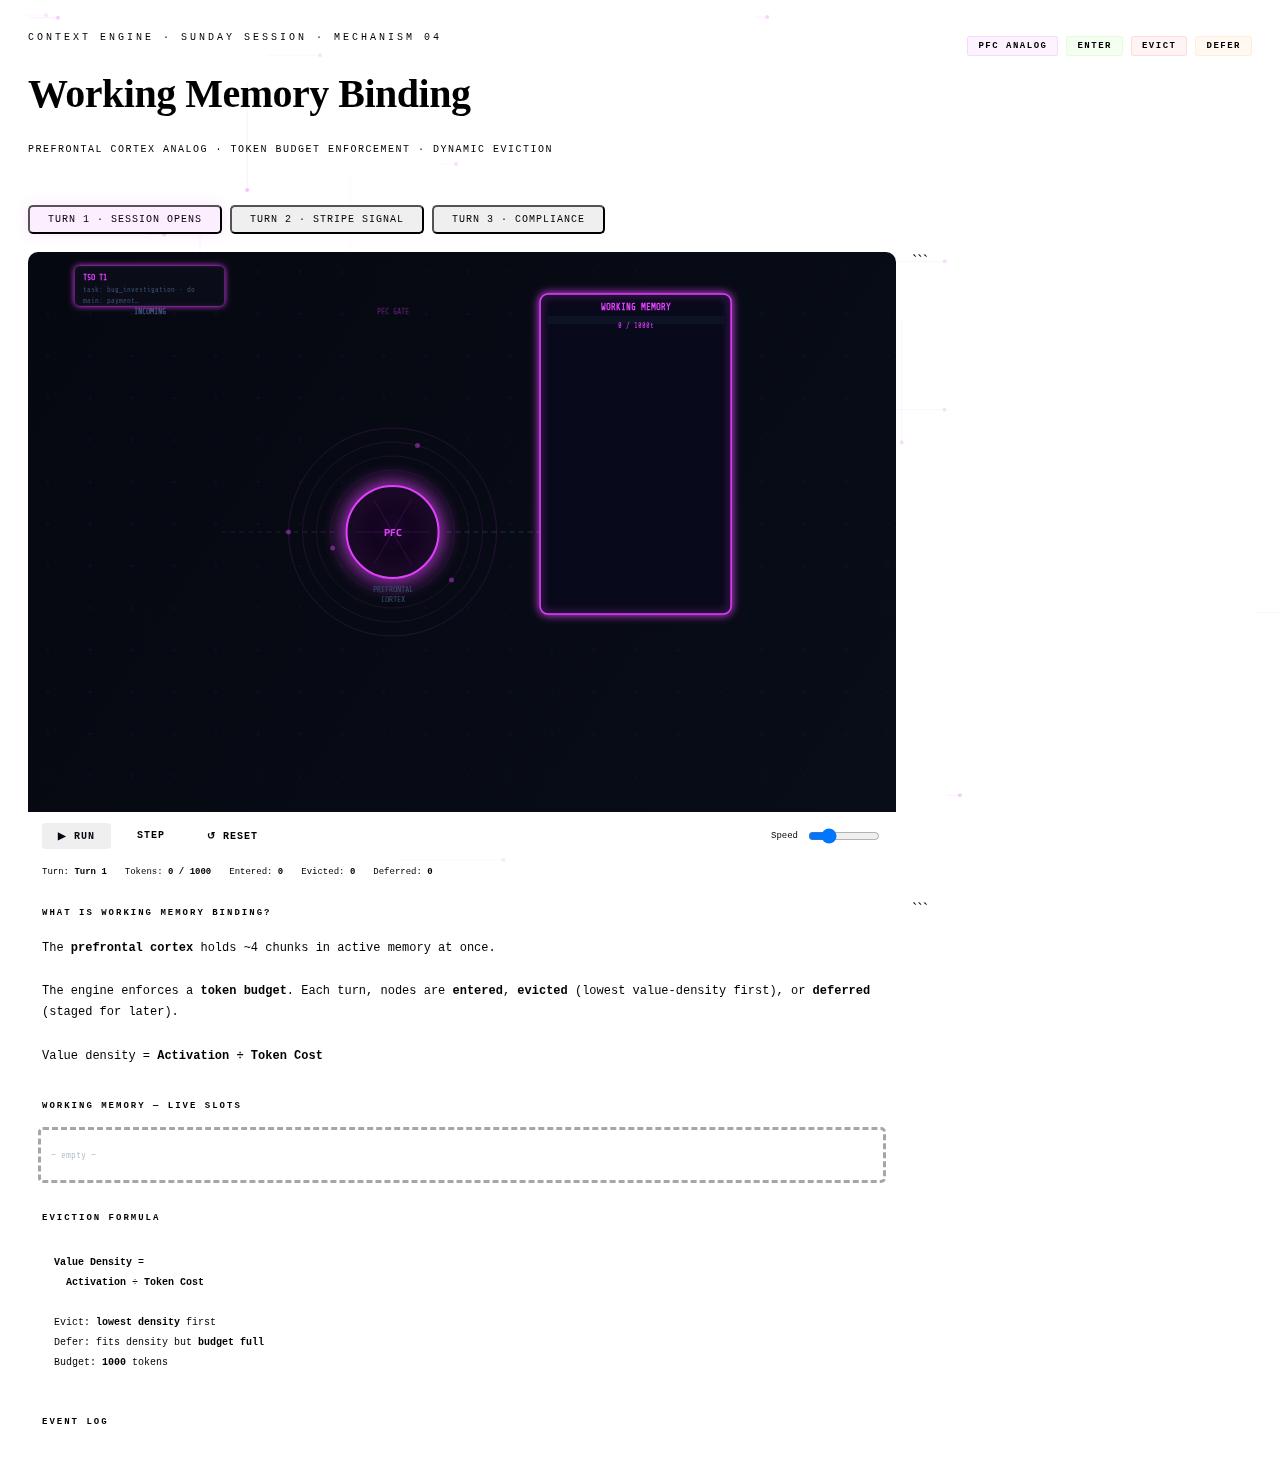
<file: m4.html>
<!DOCTYPE html>

<html lang="en">
<head>
<meta charset="UTF-8">
<meta name="viewport" content="width=device-width, initial-scale=1.0">
<title>Mechanism 4 — Working Memory Binding</title>
<link href="https://fonts.googleapis.com/css2?family=Share+Tech+Mono&family=Exo+2:wght@300;400;600;700;800&family=Rajdhani:wght@400;500;600;700&display=swap" rel="stylesheet">
<style>
:root {
  --bg:       #050810;
  --bg2:      #090d18;
  --bg3:      #0d1220;
  --panel:    #070b15;
  --border:   #141f35;
  --pfc:      #e040fb;
  --active:   #00e5ff;
  --evict:    #ff5252;
  --defer:    #ffab40;
  --new:      #69ff47;
  --kept:     #40c4ff;
  --budget:   #e040fb;
  --text:     #cfe0ff;
  --muted:    #3a5070;
  --dim:      #0f1825;
}

- { margin:0; padding:0; box-sizing:border-box; }

body {
background: var(–bg);
color: var(–text);
font-family: ‘Exo 2’, sans-serif;
min-height: 100vh;
overflow-x: hidden;
}

/* Animated circuit lines background */
#circuit-bg {
position: fixed; inset: 0;
pointer-events: none; z-index: 0;
}

.wrapper {
position: relative; z-index: 1;
max-width: 1300px; margin: 0 auto;
padding: 24px 20px;
}

/* ── Header ── */
header {
display: flex; align-items: flex-start;
justify-content: space-between; gap: 16px; flex-wrap: wrap;
margin-bottom: 22px; padding-bottom: 18px;
border-bottom: 1px solid var(–border);
}
.hdr-left .eyebrow {
font-family: ‘Share Tech Mono’, monospace;
font-size: 10px; color: var(–pfc);
letter-spacing: 3px; text-transform: uppercase; margin-bottom: 4px;
}
.hdr-left h1 {
font-family: ‘Exo 2’, sans-serif;
font-size: clamp(22px, 4vw, 40px);
font-weight: 800; letter-spacing: -0.5px;
color: var(–text);
}
.hdr-left h1 em { color: var(–pfc); font-style: normal; }
.hdr-left p {
font-family: ‘Share Tech Mono’, monospace;
font-size: 10px; color: var(–muted);
margin-top: 5px; letter-spacing: 1.5px;
}
.hdr-tags { display: flex; gap: 8px; flex-wrap: wrap; align-items: flex-start; margin-top: 4px; }
.htag {
padding: 4px 10px; border-radius: 3px;
font-family: ‘Share Tech Mono’, monospace;
font-size: 9px; letter-spacing: 1.5px; text-transform: uppercase; font-weight: 600;
}
.htag-pfc  { background:#e040fb12; color:var(–pfc);   border:1px solid #e040fb25; }
.htag-new  { background:#69ff4712; color:var(–new);   border:1px solid #69ff4725; }
.htag-ev   { background:#ff525212; color:var(–evict); border:1px solid #ff525225; }
.htag-df   { background:#ffab4012; color:var(–defer); border:1px solid #ffab4025; }

/* ── Turn selector ── */
.turn-row {
display: flex; gap: 8px; margin-bottom: 18px; flex-wrap: wrap;
}
.turn-btn {
padding: 7px 18px; border-radius: 5px;
font-family: ‘Share Tech Mono’, monospace;
font-size: 10px; letter-spacing: 1px; text-transform: uppercase;
border: 1px solid var(–border); background: var(–bg2);
color: var(–muted); cursor: pointer; transition: all .2s;
}
.turn-btn:hover { border-color: var(–pfc); color: var(–pfc); }
.turn-btn.active {
background: #e040fb18; border-color: var(–pfc); color: var(–pfc);
box-shadow: 0 0 14px #e040fb25;
}

/* ── Main grid ── */
.main {
display: grid;
grid-template-columns: 1fr 340px;
gap: 16px; align-items: start;
}
@media(max-width:920px) { .main { grid-template-columns: 1fr; } }

/* ── Stage ── */
.stage {
background: var(–bg2);
border: 1px solid var(–border);
border-radius: 10px; overflow: hidden;
}
canvas { display: block; width: 100%; }

/* Controls */
.ctrl {
display: flex; align-items: center; gap: 10px; flex-wrap: wrap;
padding: 11px 14px; border-top: 1px solid var(–border);
background: var(–panel);
}
.btn {
padding: 7px 16px; border-radius: 4px; border: none;
font-family: ‘Share Tech Mono’, monospace;
font-size: 10px; letter-spacing: 1px; text-transform: uppercase;
cursor: pointer; transition: all .2s; font-weight: 700;
}
.btn-run   { background: var(–pfc); color: #050810; }
.btn-run:hover   { box-shadow: 0 0 20px #e040fb50; transform: translateY(-1px); }
.btn-run.paused  { background: var(–defer); color: #050810; }
.btn-step  { background: transparent; color: var(–muted); border: 1px solid var(–border); }
.btn-step:hover  { border-color: var(–active); color: var(–active); }
.btn-reset { background: transparent; color: var(–muted); border: 1px solid var(–border); }
.btn-reset:hover { border-color: var(–evict); color: var(–evict); }
.btn:disabled { opacity:.3; cursor:not-allowed; transform:none!important; box-shadow:none!important; }
.sp-ctrl { margin-left: auto; display: flex; align-items: center; gap: 8px; }
.sp-lbl  { font-family: ‘Share Tech Mono’, monospace; font-size: 9px; color: var(–muted); }
input[type=range] { width: 72px; accent-color: var(–pfc); }

/* Status bar */
.sbar {
padding: 7px 14px; border-top: 1px solid var(–border);
background: var(–panel);
display: flex; gap: 18px; flex-wrap: wrap;
font-family: ‘Share Tech Mono’, monospace; font-size: 9px; color: var(–muted);
}
.stt em { font-style: normal; font-weight: 700; }
.stt-p em { color: var(–pfc); }
.stt-n em { color: var(–new); }
.stt-e em { color: var(–evict); }
.stt-d em { color: var(–defer); }
.stt-t em { color: var(–active); }

/* ── Side panel ── */
.side { display: flex; flex-direction: column; gap: 14px; }
.card {
background: var(–bg2); border: 1px solid var(–border);
border-radius: 10px; overflow: hidden;
}
.card-hd {
padding: 8px 14px; border-bottom: 1px solid var(–border);
background: var(–panel);
font-family: ‘Share Tech Mono’, monospace; font-size: 9px;
font-weight: 700; color: var(–muted); text-transform: uppercase; letter-spacing: 2px;
}
.card-bd { padding: 12px 14px; }

/* Working memory slots */
.wm-slots { display: flex; flex-direction: column; gap: 6px; }
.wm-slot {
padding: 8px 10px; border-radius: 5px;
font-family: ‘Share Tech Mono’, monospace; font-size: 9px;
border: 1px solid var(–dim); background: var(–bg3);
display: flex; justify-content: space-between; align-items: center;
transition: all .4s;
min-height: 34px;
}
.wm-slot.filled-new  { border-color: var(–new);   background: #69ff4710; }
.wm-slot.filled-kept { border-color: var(–kept);  background: #40c4ff10; }
.wm-slot.filled-evict{ border-color: var(–evict); background: #ff525210; opacity:.5; }
.wm-slot.empty       { border-style: dashed; opacity: .35; }
.wm-name { color: var(–text); }
.wm-score { font-weight: 700; }
.wm-score.new  { color: var(–new); }
.wm-score.kept { color: var(–kept); }
.wm-score.evict{ color: var(–evict); }

/* Event log */
.ev-log {
max-height: 180px; overflow-y: auto;
font-family: ‘Share Tech Mono’, monospace; font-size: 9px;
}
.ev-log::-webkit-scrollbar { width: 3px; }
.ev-log::-webkit-scrollbar-thumb { background: var(–border); }
.ev-entry {
padding: 4px 0; border-bottom: 1px solid var(–dim);
display: flex; justify-content: space-between; align-items: center;
animation: entryIn .25s ease;
}
.ev-entry:last-child { border-bottom: none; }
@keyframes entryIn { from { opacity:0; transform: translateX(-5px); } to { opacity:1; transform:none; } }
.ev-label { color: var(–text); }
.ev-tag {
padding: 1px 6px; border-radius: 2px; font-size: 8px; font-weight: 700;
}
.ev-tag.enter  { background:#69ff4720; color:var(–new);   border:1px solid #69ff4740; }
.ev-tag.keep   { background:#40c4ff20; color:var(–kept);  border:1px solid #40c4ff40; }
.ev-tag.evict  { background:#ff525220; color:var(–evict); border:1px solid #ff525240; }
.ev-tag.defer  { background:#ffab4020; color:var(–defer); border:1px solid #ffab4040; }

/* Concept */
.concept {
font-size: 12px; line-height: 1.8; color: var(–text);
font-family: ‘Share Tech Mono’, monospace;
}
.concept .cp  { color: var(–pfc); font-weight: 700; }
.concept .ca  { color: var(–active); font-weight: 700; }
.concept .cn  { color: var(–new); font-weight: 700; }
.concept .ce  { color: var(–evict); font-weight: 700; }
.concept .cd  { color: var(–defer); font-weight: 700; }

/* Formula */
.fml {
background: var(–bg3); border: 1px solid var(–border);
border-radius: 6px; padding: 10px 12px;
font-family: ‘Share Tech Mono’, monospace; font-size: 10px;
line-height: 2; color: var(–text);
}
.fml .f1 { color: var(–pfc); font-weight: 700; }
.fml .f2 { color: var(–active); font-weight: 700; }
.fml .f3 { color: var(–evict); font-weight: 700; }
.fml .f4 { color: var(–defer); font-weight: 700; }
.fml .f5 { color: var(–new); font-weight: 700; }
</style>

</head>
<body>

<canvas id="circuit-bg"></canvas>

<div class="wrapper">
  <header>
    <div class="hdr-left">
      <div class="eyebrow">Context Engine · Sunday Session · Mechanism 04</div>
      <h1>Working Memory <em>Binding</em></h1>
      <p>PREFRONTAL CORTEX ANALOG · TOKEN BUDGET ENFORCEMENT · DYNAMIC EVICTION</p>
    </div>
    <div>
      <div class="hdr-tags">
        <div class="htag htag-pfc">PFC Analog</div>
        <div class="htag htag-new">Enter</div>
        <div class="htag htag-ev">Evict</div>
        <div class="htag htag-df">Defer</div>
      </div>
    </div>
  </header>

  <!-- Turn selector -->

  <div class="turn-row">
    <button class="turn-btn active" data-turn="1">Turn 1 · Session Opens</button>
    <button class="turn-btn" data-turn="2">Turn 2 · Stripe Signal</button>
    <button class="turn-btn" data-turn="3">Turn 3 · Compliance</button>
  </div>

  <div class="main">
    <div>
      <div class="stage">
        <canvas id="main"></canvas>
        <div class="ctrl">
          <button class="btn btn-run"   id="runBtn">▶ Run</button>
          <button class="btn btn-step"  id="stepBtn">Step</button>
          <button class="btn btn-reset" id="resetBtn">↺ Reset</button>
          <div class="sp-ctrl">
            <span class="sp-lbl">Speed</span>
            <input type="range" id="spd" min="0.4" max="3" step="0.2" value="1">
          </div>
        </div>
        <div class="sbar">
          <div class="stt stt-p">Turn: <em id="stTurn">—</em></div>
          <div class="stt stt-t">Tokens: <em id="stTokens">0 / 1000</em></div>
          <div class="stt stt-n">Entered: <em id="stEnter">0</em></div>
          <div class="stt stt-e">Evicted: <em id="stEvict">0</em></div>
          <div class="stt stt-d">Deferred: <em id="stDefer">0</em></div>
        </div>
      </div>
    </div>

```
<div class="side">

  <div class="card">
    <div class="card-hd">What Is Working Memory Binding?</div>
    <div class="card-bd">
      <div class="concept">
        The <span class="cp">prefrontal cortex</span> holds ~4 chunks in active memory at once.<br><br>
        The engine enforces a <span class="ca">token budget</span>. Each turn, nodes are <span class="cn">entered</span>, <span class="ce">evicted</span> (lowest value-density first), or <span class="cd">deferred</span> (staged for later).<br><br>
        Value density = <span class="ca">Activation ÷ Token Cost</span>
      </div>
    </div>
  </div>

  <div class="card">
    <div class="card-hd">Working Memory — Live Slots</div>
    <div class="card-bd" style="padding:8px 10px;">
      <div class="wm-slots" id="wmSlots"></div>
    </div>
  </div>

  <div class="card">
    <div class="card-hd">Eviction Formula</div>
    <div class="card-bd">
      <div class="fml">
        <span class="f1">Value Density</span> =<br>
        &nbsp;&nbsp;<span class="f2">Activation</span> ÷ <span class="f2">Token Cost</span><br><br>
        Evict: <span class="f3">lowest density</span> first<br>
        Defer: fits density but <span class="f4">budget full</span><br>
        Budget: <span class="f5" id="fBudget">1000</span> tokens
      </div>
    </div>
  </div>

  <div class="card">
    <div class="card-hd">Event Log</div>
    <div class="card-bd" style="padding:0;">
      <div class="ev-log" id="evLog" style="padding:8px 12px;"></div>
    </div>
  </div>

</div>
```

  </div>
</div>

<script>
// ─────────────────────────────────────────────────────────────────────────────
// CIRCUIT BACKGROUND
// ─────────────────────────────────────────────────────────────────────────────
(function() {
  const c = document.getElementById('circuit-bg');
  const cx = c.getContext('2d');
  let lines = [];
  function init() {
    c.width = window.innerWidth; c.height = window.innerHeight;
    lines = [];
    for (let i = 0; i < 18; i++) {
      const horiz = Math.random() > 0.5;
      lines.push({
        x: Math.random()*c.width, y: Math.random()*c.height,
        len: 60 + Math.random()*180,
        horiz, alpha: 0.04 + Math.random()*0.06,
        speed: 0.2 + Math.random()*0.5,
        t: Math.random(),
      });
    }
  }
  function draw() {
    cx.clearRect(0,0,c.width,c.height);
    lines.forEach(l => {
      l.t += l.speed * 0.002;
      if (l.t > 1) { l.t = 0; l.x = Math.random()*c.width; l.y = Math.random()*c.height; }
      cx.strokeStyle = `rgba(224,64,251,${l.alpha})`;
      cx.lineWidth = 1;
      cx.beginPath();
      if (l.horiz) {
        cx.moveTo(l.x, l.y);
        cx.lineTo(l.x + l.len * l.t, l.y);
      } else {
        cx.moveTo(l.x, l.y);
        cx.lineTo(l.x, l.y + l.len * l.t);
      }
      cx.stroke();
      // dot at head
      cx.fillStyle = `rgba(224,64,251,${l.alpha*3})`;
      cx.beginPath();
      if (l.horiz) cx.arc(l.x + l.len*l.t, l.y, 2, 0, Math.PI*2);
      else cx.arc(l.x, l.y + l.len*l.t, 2, 0, Math.PI*2);
      cx.fill();
    });
    requestAnimationFrame(draw);
  }
  init(); draw(); window.addEventListener('resize', init);
})();

// ─────────────────────────────────────────────────────────────────────────────
// DATA — three turns of the payment bug session
// ─────────────────────────────────────────────────────────────────────────────
const TOKEN_BUDGET = 1000;

const TURNS = [
  {
    id: 1, label: 'Session Opens',
    tso: 'task: bug_investigation · domain: payment',
    incoming: [
      { id:'CB',   label:'ConcurrencyBug',      act:0.778, tokens:120 },
      { id:'DC',   label:'DuplicateCharge',      act:0.718, tokens:95  },
      { id:'IP',   label:'IdempotencyPattern',   act:0.677, tokens:200 },
      { id:'P8',   label:'PEP8StyleGuide',       act:0.634, tokens:310 },
      { id:'RP',   label:'RefundPolicy',         act:0.516, tokens:180 },
    ],
    evict: [], defer: [],
  },
  {
    id: 2, label: 'Stripe Gateway Found',
    tso: 'new_finding: bug only via Stripe · entity: StripeWebhookHandler',
    incoming: [
      { id:'SW',   label:'StripeWebhookHandler', act:0.881, tokens:230 },
      { id:'WR',   label:'WebhookRetryLogic',    act:0.790, tokens:180 },
      { id:'SV',   label:'StripeSignatureVerify',act:0.710, tokens:160 },
    ],
    evict: ['P8','RP'],
    defer: [],
  },
  {
    id: 3, label: 'Compliance Dimension',
    tso: 'new_finding: stored card data · entity: PCIDSSComplianceRule',
    incoming: [
      { id:'PC',   label:'PCIDSSComplianceRule', act:0.850, tokens:290 },
      { id:'CE',   label:'CardDataEncryption',   act:0.810, tokens:240 },
    ],
    evict: ['IP'],
    defer: [{ id:'AL', label:'AuditLogRequirement', act:0.760, tokens:195 }],
  },
];

// ─────────────────────────────────────────────────────────────────────────────
// CANVAS
// ─────────────────────────────────────────────────────────────────────────────
const canvas = document.getElementById('main');
const ctx    = canvas.getContext('2d');
let W, H;
function resize() {
  const r = canvas.parentElement.getBoundingClientRect();
  W = r.width; H = 560; canvas.width = W; canvas.height = H;
  canvas.style.height = H + 'px';
}
resize(); window.addEventListener('resize', () => { resize(); });

// ─────────────────────────────────────────────────────────────────────────────
// LAYOUT
// ─────────────────────────────────────────────────────────────────────────────
// Visual zones from left to right:
//  [INCOMING QUEUE] → [PFC BUFFER] → [WORKING MEMORY] + [DEFERRED QUEUE]
function L() {
  const pad = 24;
  return {
    inX:    W * 0.14,
    pfcX:   W * 0.42,
    pfcY:   H * 0.50,
    pfcR:   46,
    wmX:    W * 0.70,
    wmTop:  70,
    wmSlotH:52,
    wmW:    W * 0.22,
    defX:   W * 0.92,
    rowH:   52,
    startY: 90,
  };
}

// ─────────────────────────────────────────────────────────────────────────────
// STATE
// ─────────────────────────────────────────────────────────────────────────────
let wmContents = [];   // { node, status: 'new'|'kept'|'evict' }
let deferQueue = [];
let totalTokens = 0;
let enterCount = 0, evictCount = 0, deferCount = 0;
let currentTurn = 0;  // 0-based

// Animation particles
let particles = [];    // { x,y,tx,ty,t,color,label,type }
let pfcGlow = 0, pfcGlowColor = '#e040fb';
let wmFlash = {}; // nodeId → { t, color }
let speed = 1;
let animating = false, busy = false;
let stepQueue = [];
let autoTimer = null;
let rafId;

// ─────────────────────────────────────────────────────────────────────────────
// NODE UTILITIES
// ─────────────────────────────────────────────────────────────────────────────
function valueDensity(node) { return node.act / node.tokens; }

function nodeColor(node, status) {
  if (status === 'evict') return '#ff5252';
  if (status === 'new')   return '#69ff47';
  if (status === 'kept')  return '#40c4ff';
  return '#00e5ff';
}

function incomingSlotY(idx) {
  const l = L();
  return l.startY + idx * l.rowH;
}

function wmSlotY(idx) {
  const l = L();
  return l.wmTop + idx * l.wmSlotH + l.wmSlotH / 2;
}

// ─────────────────────────────────────────────────────────────────────────────
// RENDER
// ─────────────────────────────────────────────────────────────────────────────
function drawNodeCard(x, y, node, color, alpha = 1, scale = 1, status = '') {
  const pw = 140 * scale, ph = 40 * scale;
  ctx.save();
  ctx.globalAlpha = alpha;
  ctx.translate(x, y);
  ctx.shadowColor = color; ctx.shadowBlur = 10 * scale;
  ctx.fillStyle = '#050810';
  ctx.strokeStyle = color; ctx.lineWidth = 1.2 * scale;
  ctx.beginPath(); ctx.roundRect(-pw/2, -ph/2, pw, ph, 5*scale);
  ctx.fill(); ctx.stroke();
  ctx.shadowBlur = 0;

  // activation bar
  ctx.globalAlpha = alpha * 0.22;
  ctx.fillStyle = color;
  ctx.beginPath(); ctx.roundRect(-pw/2+3, -ph/2+3, (pw-6)*node.act, ph-6, 3*scale);
  ctx.fill();
  ctx.globalAlpha = alpha;

  // label
  ctx.font = `bold ${Math.round(9.5*scale)}px 'Share Tech Mono'`;
  ctx.textAlign = 'center'; ctx.fillStyle = '#cfe0ff';
  ctx.fillText(node.label.length > 17 ? node.label.slice(0,16)+'…' : node.label, 0, -3*scale);

  // metrics row
  ctx.font = `${Math.round(8.5*scale)}px 'Share Tech Mono'`;
  ctx.fillStyle = color;
  const vd = valueDensity(node).toFixed(4);
  ctx.fillText(`A:${node.act.toFixed(3)} | ${node.tokens}t | D:${vd}`, 0, 10*scale);

  ctx.restore();
}

function drawPFC(l, now) {
  const { pfcX: px, pfcY: py, pfcR: pr } = l;
  ctx.save();

  // orbit rings
  for (let i = 0; i < 4; i++) {
    const t = ((now / (1800 + i*500)) % 1);
    const r = pr + 16 + i * 14;
    ctx.globalAlpha = 0.08 + i*0.02;
    ctx.strokeStyle = '#e040fb'; ctx.lineWidth = 1;
    ctx.beginPath(); ctx.arc(px, py, r, 0, Math.PI*2); ctx.stroke();
    const ang = t * Math.PI*2 - i*Math.PI/2;
    ctx.globalAlpha = 0.45;
    ctx.fillStyle = '#e040fb';
    ctx.beginPath(); ctx.arc(px+Math.cos(ang)*r, py+Math.sin(ang)*r, 2.5, 0, Math.PI*2);
    ctx.fill();
  }
  ctx.globalAlpha = 1;

  // glow flash
  if (pfcGlow > 0) {
    ctx.globalAlpha = Math.min(1, pfcGlow) * 0.5;
    ctx.shadowColor = pfcGlowColor; ctx.shadowBlur = 50;
    ctx.fillStyle = pfcGlowColor;
    ctx.beginPath(); ctx.arc(px, py, pr+18, 0, Math.PI*2); ctx.fill();
    ctx.shadowBlur = 0; pfcGlow -= 0.025;
    if (pfcGlow < 0) pfcGlow = 0;
  }
  ctx.globalAlpha = 1;

  // body
  const g = ctx.createRadialGradient(px, py-6, 0, px, py, pr);
  g.addColorStop(0, '#1a052a'); g.addColorStop(1, '#090514');
  ctx.fillStyle = g; ctx.strokeStyle = '#e040fb'; ctx.lineWidth = 2;
  ctx.shadowColor = '#e040fb'; ctx.shadowBlur = 22;
  ctx.beginPath(); ctx.arc(px, py, pr, 0, Math.PI*2);
  ctx.fill(); ctx.stroke(); ctx.shadowBlur = 0;

  // inner lattice
  ctx.strokeStyle = '#e040fb30'; ctx.lineWidth = 0.8;
  for (let i = 0; i < 6; i++) {
    const a = i * Math.PI/3;
    ctx.beginPath(); ctx.moveTo(px, py);
    ctx.lineTo(px + Math.cos(a)*pr*0.8, py + Math.sin(a)*pr*0.8); ctx.stroke();
  }

  // label
  ctx.font = "bold 10px 'Exo 2'";
  ctx.textAlign = 'center'; ctx.fillStyle = '#e040fb';
  ctx.fillText('PFC', px, py + 4);
  ctx.font = "8px 'Share Tech Mono'";
  ctx.fillStyle = '#3a5070';
  ctx.fillText('PREFRONTAL', px, py + pr + 14);
  ctx.fillText('CORTEX', px, py + pr + 24);

  ctx.restore();
}

function drawWMBox(l) {
  const { wmX: wx, wmTop: wt, wmW: ww, wmSlotH: sh } = l;
  const totalH = Math.max(5, wmContents.length) * sh + 60;

  ctx.save();

  // Budget bar (top of WM box)
  const budgetPct = Math.min(1, totalTokens / TOKEN_BUDGET);
  const budgetColor = budgetPct > 0.92 ? '#ff5252' : budgetPct > 0.75 ? '#ffab40' : '#e040fb';
  const barW = ww;

  // WM container
  ctx.shadowColor = '#e040fb';
  ctx.shadowBlur = budgetPct > 0.9 ? 20 : 8;
  ctx.fillStyle = '#08091a';
  ctx.strokeStyle = budgetColor; ctx.lineWidth = 1.5;
  ctx.beginPath(); ctx.roundRect(wx - ww/2, wt - 28, ww, totalH, 8);
  ctx.fill(); ctx.stroke(); ctx.shadowBlur = 0;

  // Header
  ctx.font = "bold 9px 'Share Tech Mono'";
  ctx.textAlign = 'center'; ctx.fillStyle = budgetColor;
  ctx.fillText('WORKING MEMORY', wx, wt - 12);

  // Budget bar track
  ctx.fillStyle = '#0d1225';
  ctx.beginPath(); ctx.roundRect(wx - ww/2 + 6, wt - 6, ww - 12, 8, 3); ctx.fill();
  // Budget bar fill
  const grad = ctx.createLinearGradient(wx - ww/2 + 6, 0, wx - ww/2 + 6 + (ww-12)*budgetPct, 0);
  grad.addColorStop(0, budgetColor+'60'); grad.addColorStop(1, budgetColor);
  ctx.fillStyle = grad;
  ctx.beginPath(); ctx.roundRect(wx - ww/2 + 6, wt - 6, (ww-12)*budgetPct, 8, 3); ctx.fill();
  ctx.font = "7px 'Share Tech Mono'";
  ctx.fillStyle = budgetColor;
  ctx.fillText(`${totalTokens} / ${TOKEN_BUDGET}t`, wx, wt + 6);

  // Node slots
  wmContents.forEach((item, i) => {
    const sy = wt + 16 + i * sh;
    const col = nodeColor(item.node, item.status);
    const flash = wmFlash[item.node.id];
    let flashAlpha = 0;
    if (flash) { flashAlpha = Math.max(0, flash.t); flash.t -= 0.04; }

    if (flashAlpha > 0) {
      ctx.globalAlpha = flashAlpha * 0.35;
      ctx.fillStyle = flash.color;
      ctx.beginPath(); ctx.roundRect(wx - ww/2 + 4, sy, ww - 8, sh - 6, 5); ctx.fill();
      ctx.globalAlpha = 1;
    }

    const alpha = item.status === 'evict' ? 0.3 : 1;
    drawNodeCard(wx, sy + (sh-6)/2, item.node, col, alpha, 0.88, item.status);

    // status tag
    ctx.save();
    ctx.font = "bold 7px 'Share Tech Mono'";
    ctx.textAlign = 'right'; ctx.globalAlpha = alpha;
    ctx.fillStyle = col;
    const tag = item.status === 'new' ? '▲ NEW' : item.status === 'evict' ? '▼ EVICT' : '● KEPT';
    ctx.fillText(tag, wx + ww/2 - 8, sy + (sh-6)/2 + 4);
    ctx.restore();
  });

  ctx.restore();
}

function drawDeferBox(l) {
  if (deferQueue.length === 0) return;
  const dx = l.defX, dy = H * 0.68;
  const bw = 130, bh = deferQueue.length * 44 + 30;

  ctx.save();
  ctx.shadowColor = '#ffab40'; ctx.shadowBlur = 10;
  ctx.fillStyle = '#0f0b04';
  ctx.strokeStyle = '#ffab4060'; ctx.lineWidth = 1;
  ctx.beginPath(); ctx.roundRect(dx - bw/2, dy - 20, bw, bh, 6);
  ctx.fill(); ctx.stroke(); ctx.shadowBlur = 0;

  ctx.font = "bold 8px 'Share Tech Mono'";
  ctx.textAlign = 'center'; ctx.fillStyle = '#ffab40';
  ctx.fillText('DEFERRED', dx, dy - 6);

  deferQueue.forEach((node, i) => {
    const ny = dy + 14 + i * 44;
    drawNodeCard(dx, ny, node, '#ffab40', 0.8, 0.78);
  });
  ctx.restore();
}

function drawParticles() {
  particles = particles.filter(p => p.t < 1);
  particles.forEach(p => {
    const x = p.x + (p.tx - p.x) * p.t;
    const y = p.y + (p.ty - p.y) * p.t + Math.sin(p.t*Math.PI)*-40;
    // trail
    for (let i=1;i<=4;i++) {
      const tt = Math.max(0, p.t - i*0.06);
      const tx2 = p.x + (p.tx-p.x)*tt;
      const ty2 = p.y + (p.ty-p.y)*tt + Math.sin(tt*Math.PI)*-40;
      ctx.save(); ctx.globalAlpha = 0.12-i*0.025;
      ctx.fillStyle = p.color; ctx.shadowColor = p.color; ctx.shadowBlur = 6;
      ctx.beginPath(); ctx.arc(tx2, ty2, 4-i, 0, Math.PI*2); ctx.fill(); ctx.restore();
    }
    ctx.save(); ctx.globalAlpha = 0.9;
    ctx.fillStyle = p.color; ctx.shadowColor = p.color; ctx.shadowBlur = 14;
    ctx.beginPath(); ctx.arc(x, y, 5, 0, Math.PI*2); ctx.fill(); ctx.restore();
    p.t += 0.016 * speed;
  });
}

function drawChannelLines(l) {
  ctx.save();
  // Incoming → PFC
  const grad1 = ctx.createLinearGradient(l.inX+72, l.pfcY, l.pfcX-l.pfcR, l.pfcY);
  grad1.addColorStop(0, '#3a507040'); grad1.addColorStop(1, '#e040fb40');
  ctx.strokeStyle = grad1; ctx.lineWidth = 1; ctx.setLineDash([5,4]);
  ctx.beginPath(); ctx.moveTo(l.inX+72, l.pfcY); ctx.lineTo(l.pfcX-l.pfcR-8, l.pfcY);
  ctx.stroke();

  // PFC → WM
  const grad2 = ctx.createLinearGradient(l.pfcX+l.pfcR, l.pfcY, l.wmX-l.wmW/2, l.pfcY);
  grad2.addColorStop(0, '#e040fb40'); grad2.addColorStop(1, '#40c4ff40');
  ctx.strokeStyle = grad2; ctx.setLineDash([5,4]);
  ctx.beginPath(); ctx.moveTo(l.pfcX+l.pfcR+8, l.pfcY); ctx.lineTo(l.wmX-l.wmW/2, l.pfcY);
  ctx.stroke();

  ctx.setLineDash([]); ctx.restore();
}

function drawTSOBox(l, turn) {
  if (!turn) return;
  const bx = l.inX - 75, by = 14, bw = 150, bh = 40;
  ctx.save();
  ctx.fillStyle = '#0a0d18'; ctx.strokeStyle = '#e040fb30'; ctx.lineWidth = 1;
  ctx.shadowColor = '#e040fb'; ctx.shadowBlur = 6;
  ctx.beginPath(); ctx.roundRect(bx, by, bw, bh, 5); ctx.fill(); ctx.stroke();
  ctx.shadowBlur = 0;
  ctx.font = "bold 8px 'Share Tech Mono'"; ctx.textAlign = 'left'; ctx.fillStyle = '#e040fb';
  ctx.fillText('TSO T'+turn.id, bx+8, by+14);
  ctx.font = "7px 'Share Tech Mono'"; ctx.fillStyle = '#3a5070';
  const txt = turn.tso; const max = 28;
  ctx.fillText(txt.slice(0,max), bx+8, by+26);
  if (txt.length > max) ctx.fillText(txt.slice(max,max+max)+'…', bx+8, by+37);
  ctx.restore();
}

function drawColLabels(l) {
  const labels = [
    { x: l.inX,  text: 'INCOMING',    color: '#3a5070' },
    { x: l.pfcX, text: 'PFC GATE',    color: '#e040fb50' },
    { x: l.wmX,  text: 'WORKING MEM', color: '#40c4ff50' },
  ];
  labels.forEach(lb => {
    ctx.save();
    ctx.font = "bold 8px 'Share Tech Mono'"; ctx.textAlign = 'center';
    ctx.fillStyle = lb.color;
    ctx.fillText(lb.text, lb.x, 62);
    ctx.globalAlpha = 0.05; ctx.strokeStyle = lb.color; ctx.lineWidth = 1;
    ctx.setLineDash([3,6]);
    ctx.beginPath(); ctx.moveTo(lb.x, 68); ctx.lineTo(lb.x, H-20); ctx.stroke();
    ctx.setLineDash([]); ctx.restore();
  });
}

// ─────────────────────────────────────────────────────────────────────────────
// INCOMING NODE DISPLAY
// ─────────────────────────────────────────────────────────────────────────────
let visibleIncoming = []; // { node, alpha, animT }

function drawIncoming(l) {
  // Column header
  const turn = TURNS[currentTurn];
  if (!turn) return;

  visibleIncoming.forEach((item, i) => {
    const iy = incomingSlotY(i);
    if (item.animT < 1) item.animT = Math.min(1, item.animT + 0.04 * speed);
    const alpha = item.animT;
    const col = item.evicting ? '#ff5252' : '#00e5ff';
    drawNodeCard(l.inX, iy, item.node, col, alpha, 0.88);
  });
}

// ─────────────────────────────────────────────────────────────────────────────
// MAIN RENDER LOOP
// ─────────────────────────────────────────────────────────────────────────────
function render(now = 0) {
  ctx.clearRect(0,0,W,H);
  const l = L();

  // bg
  const bg = ctx.createLinearGradient(0,0,W,H);
  bg.addColorStop(0,'#050810'); bg.addColorStop(1,'#090d18');
  ctx.fillStyle = bg; ctx.fillRect(0,0,W,H);

  // dot grid
  ctx.fillStyle = '#141f35';
  for (let gx=20;gx<W;gx+=42) for (let gy=20;gy<H;gy+=42) {
    ctx.beginPath(); ctx.arc(gx,gy,.8,0,Math.PI*2); ctx.fill();
  }

  drawColLabels(l);
  drawTSOBox(l, TURNS[currentTurn]);
  drawChannelLines(l);
  drawPFC(l, now);
  drawIncoming(l);
  drawWMBox(l);
  drawDeferBox(l);
  drawParticles();

  rafId = requestAnimationFrame(render);
}
rafId = requestAnimationFrame(render);

// ─────────────────────────────────────────────────────────────────────────────
// STEP LOGIC
// ─────────────────────────────────────────────────────────────────────────────
function buildTurnSteps(turnIdx) {
  const turn = TURNS[turnIdx];
  const steps = [];

  // 1. Show incoming nodes
  steps.push({
    label: `Turn ${turn.id}: Incoming Signals`,
    action() {
      visibleIncoming = turn.incoming.map(n => ({ node: n, animT: 0, evicting: false }));
      pfcGlow = 1.2; pfcGlowColor = '#00e5ff';
      updateStatus();
    }
  });

  // 2. Evaluate evictions first
  if (turn.evict.length > 0) {
    turn.evict.forEach(evId => {
      steps.push({
        label: `Evict: ${evId} (lowest value-density)`,
        action() {
          const idx = wmContents.findIndex(c => c.node.id === evId);
          if (idx !== -1) {
            wmContents[idx].status = 'evict';
            wmFlash[evId] = { t: 1.5, color: '#ff5252' };
            pfcGlow = 1; pfcGlowColor = '#ff5252';
            logEvent(wmContents[idx].node.label, 'evict');
            evictCount++;
            totalTokens -= wmContents[idx].node.tokens;
            setTimeout(() => {
              wmContents = wmContents.filter(c => c.node.id !== evId);
              updateSidePanel();
              updateStatus();
            }, 500 / speed);
          }
          updateStatus();
        }
      });
    });
  }

  // 3. Enter new nodes
  turn.incoming.forEach(node => {
    steps.push({
      label: `Enter: ${node.label}`,
      action() {
        const newTotal = totalTokens + node.tokens;
        if (newTotal <= TOKEN_BUDGET) {
          // animate: incoming → PFC → WM
          const l = L();
          const fromY = incomingSlotY(turn.incoming.indexOf(node));
          // pulse to PFC
          particles.push({ x: l.inX+72, y: fromY, tx: l.pfcX, ty: l.pfcY, t:0, color:'#00e5ff' });
          pfcGlow = 0.8; pfcGlowColor = '#69ff47';
          setTimeout(() => {
            // pulse PFC → WM
            particles.push({ x: l.pfcX, y: l.pfcY, tx: l.wmX, ty: wmSlotY(wmContents.length), t:0, color:'#69ff47' });
            wmContents.push({ node, status: 'new' });
            wmFlash[node.id] = { t: 1.8, color: '#69ff47' };
            totalTokens += node.tokens;
            enterCount++;
            logEvent(node.label, 'enter');
            updateSidePanel();
            updateStatus();
          }, 500 / speed);
        }
        updateStatus();
      }
    });
  });

  // 4. Mark previous entries as 'kept'
  steps.push({
    label: 'Mark kept nodes',
    action() {
      wmContents.forEach(c => { if (c.status === 'new') c.status = 'kept'; });
      updateSidePanel();
      updateStatus();
    }
  });

  // 5. Handle deferred
  if (turn.defer && turn.defer.length > 0) {
    turn.defer.forEach(node => {
      steps.push({
        label: `Defer: ${node.label} (budget full)`,
        action() {
          deferQueue.push(node);
          deferCount++;
          logEvent(node.label, 'defer');
          updateStatus();
        }
      });
    });
  }

  return steps;
}

let allSteps = [];
let stepIdx = 0;

function initSteps() {
  allSteps = [];
  for (let t = 0; t < TURNS.length; t++) {
    // turn separator step
    allSteps.push({
      label: `--- Turn ${TURNS[t].id}: ${TURNS[t].label} ---`,
      isSeparator: true, turnIdx: t,
      action() {
        currentTurn = this.turnIdx;
        document.querySelectorAll('.turn-btn').forEach((b,i) => b.classList.toggle('active', i === this.turnIdx));
        updateStatus();
      }
    });
    allSteps.push(...buildTurnSteps(t));
  }
}

function runStep() {
  if (busy || stepIdx >= allSteps.length) {
    if (stepIdx >= allSteps.length) {
      animating = false;
      document.getElementById('runBtn').textContent = '▶ Run';
      document.getElementById('runBtn').classList.remove('paused');
    }
    return;
  }
  busy = true;
  const step = allSteps[stepIdx++];
  step.action.call(step);
  const delay = step.isSeparator ? 300 : 900;
  setTimeout(() => {
    busy = false;
    if (animating) setTimeout(runStep, 150/speed);
  }, delay / speed);
}

// ─────────────────────────────────────────────────────────────────────────────
// SIDE PANEL
// ─────────────────────────────────────────────────────────────────────────────
function updateSidePanel() {
  const slots = document.getElementById('wmSlots');
  if (wmContents.length === 0) {
    slots.innerHTML = '<div class="wm-slot empty"><span style="color:#3a5070;font-family:\'Share Tech Mono\',monospace;font-size:9px;">— empty —</span></div>';
    return;
  }
  slots.innerHTML = wmContents.map(item => {
    const col = item.status==='new'?'new':item.status==='evict'?'evict':'kept';
    const colClass = `filled-${item.status==='new'?'new':item.status==='evict'?'evict':'kept'}`;
    const tag = item.status==='new'?'▲ NEW':item.status==='evict'?'▼ EVICT':'● KEPT';
    const vd = (item.node.act/item.node.tokens).toFixed(4);
    return `<div class="wm-slot ${colClass}">
      <span class="wm-name">${item.node.label}</span>
      <span class="wm-score ${col}">${item.node.act.toFixed(3)} | ${item.node.tokens}t<br><span style="font-size:8px;opacity:.7">${tag} | D:${vd}</span></span>
    </div>`;
  }).join('');
}

function logEvent(label, type) {
  const log = document.getElementById('evLog');
  const e = document.createElement('div'); e.className = 'ev-entry';
  const tagMap = { enter:'enter', keep:'keep', evict:'evict', defer:'defer' };
  const txtMap = { enter:'ENTER', keep:'KEEP', evict:'EVICT', defer:'DEFER' };
  e.innerHTML = `<span class="ev-label">${label}</span><span class="ev-tag ${tagMap[type]}">${txtMap[type]}</span>`;
  log.appendChild(e); log.scrollTop = log.scrollHeight;
}

function updateStatus() {
  document.getElementById('stTurn').textContent   = `Turn ${currentTurn+1}`;
  document.getElementById('stTokens').textContent = `${totalTokens} / ${TOKEN_BUDGET}`;
  document.getElementById('stEnter').textContent  = enterCount;
  document.getElementById('stEvict').textContent  = evictCount;
  document.getElementById('stDefer').textContent  = deferCount;
}

// ─────────────────────────────────────────────────────────────────────────────
// RESET
// ─────────────────────────────────────────────────────────────────────────────
function resetAll() {
  animating = false; busy = false; stepIdx = 0;
  wmContents = []; deferQueue = []; visibleIncoming = [];
  particles = []; wmFlash = {};
  totalTokens = 0; enterCount = 0; evictCount = 0; deferCount = 0;
  currentTurn = 0;
  pfcGlow = 0;
  if (autoTimer) clearTimeout(autoTimer);
  document.getElementById('runBtn').textContent = '▶ Run';
  document.getElementById('runBtn').classList.remove('paused');
  document.getElementById('evLog').innerHTML = '';
  document.querySelectorAll('.turn-btn').forEach((b,i) => b.classList.toggle('active', i===0));
  updateSidePanel(); updateStatus();
  initSteps();
}

// ─────────────────────────────────────────────────────────────────────────────
// EVENTS
// ─────────────────────────────────────────────────────────────────────────────
document.getElementById('runBtn').addEventListener('click', function() {
  if (animating) {
    animating = false;
    this.textContent = '▶ Resume';
    this.classList.remove('paused'); return;
  }
  if (stepIdx >= allSteps.length) { resetAll(); }
  animating = true;
  this.textContent = '⏸ Pause';
  this.classList.add('paused');
  runStep();
});

document.getElementById('stepBtn').addEventListener('click', function() {
  animating = false;
  document.getElementById('runBtn').textContent = '▶ Resume';
  document.getElementById('runBtn').classList.remove('paused');
  if (!busy && stepIdx < allSteps.length) runStep();
});

document.getElementById('resetBtn').addEventListener('click', resetAll);

document.getElementById('spd').addEventListener('input', function() {
  speed = parseFloat(this.value);
});

document.querySelectorAll('.turn-btn').forEach((btn, i) => {
  btn.addEventListener('click', () => {
    // Jump to that turn's start
    resetAll();
    // fast-forward to turn i
    let target = 0;
    for (let j = 0; j < allSteps.length; j++) {
      if (allSteps[j].isSeparator && allSteps[j].turnIdx === i) { target = j; break; }
    }
    stepIdx = target;
    document.querySelectorAll('.turn-btn').forEach((b,k) => b.classList.toggle('active', k===i));
    currentTurn = i;
    updateStatus();
  });
});

// Init
resetAll();
updateSidePanel();
</script>

</body>
</html>
</file>
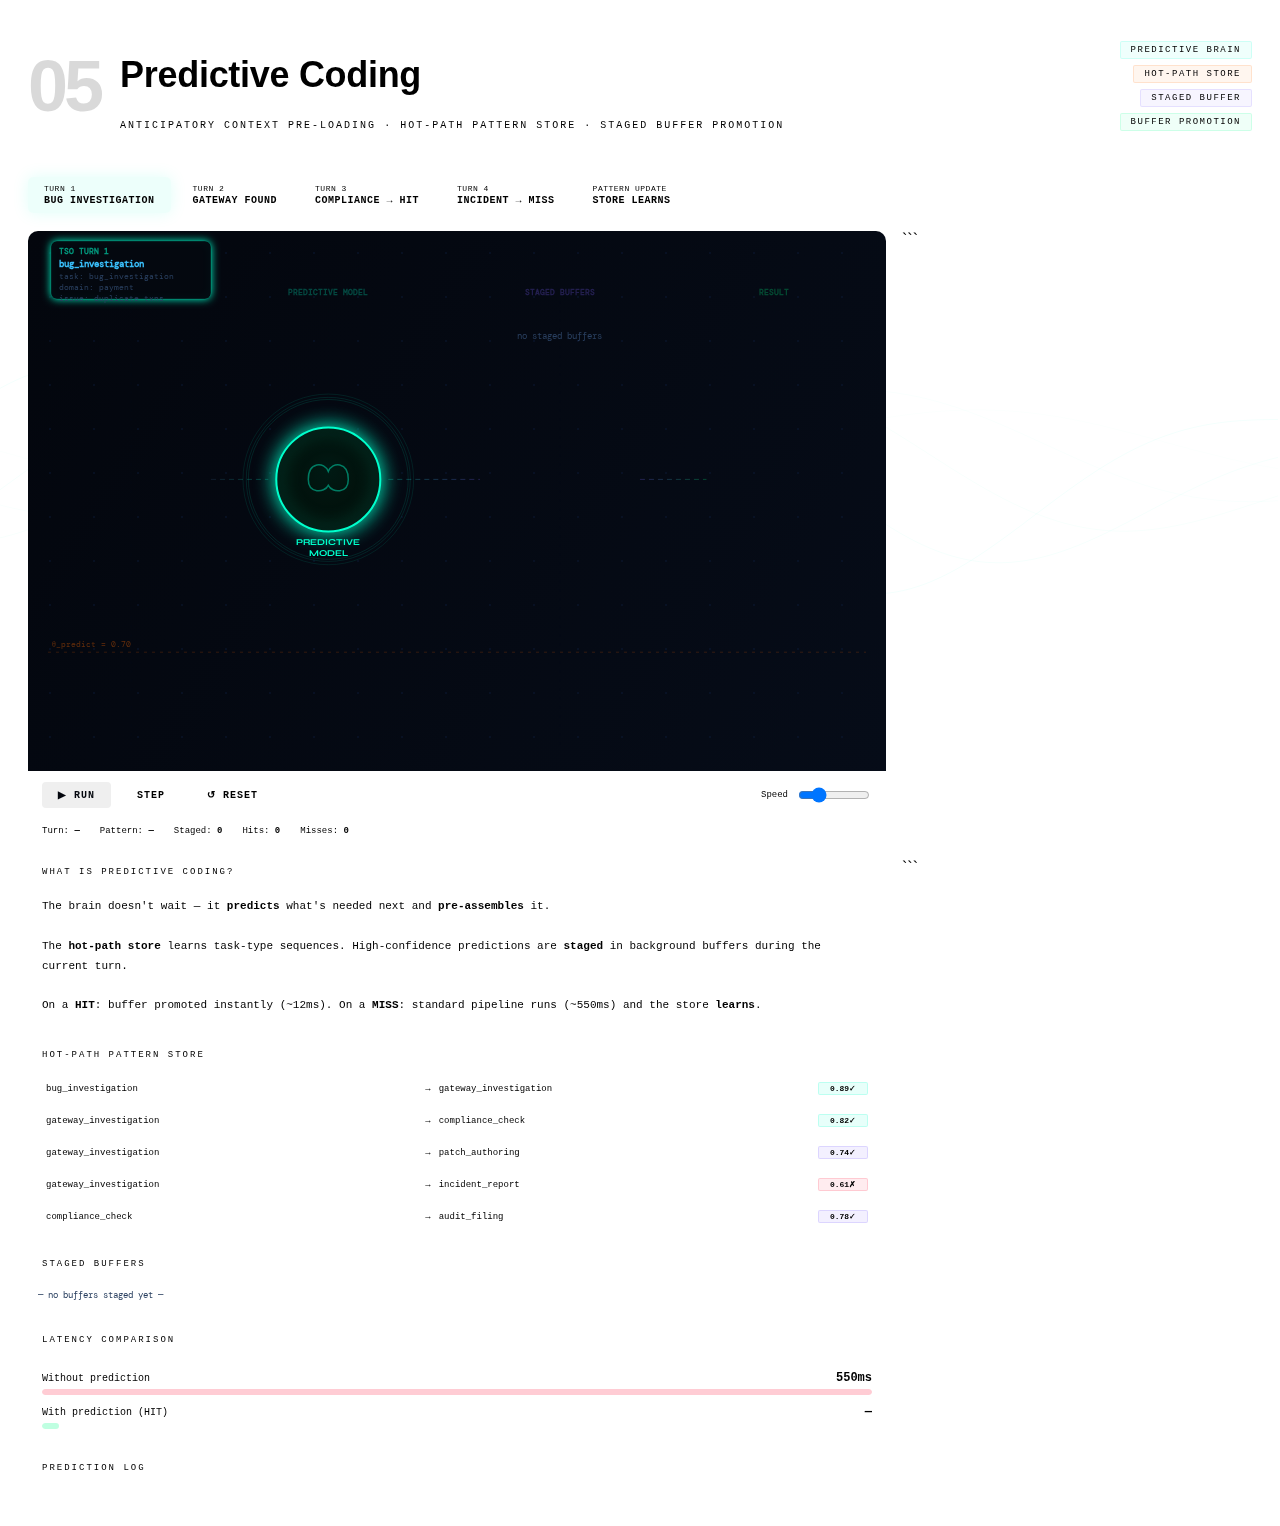
<file: m5.html>
<!DOCTYPE html>

<html lang="en">
<head>
<meta charset="UTF-8">
<meta name="viewport" content="width=device-width, initial-scale=1.0">
<title>Mechanism 5 — Predictive Coding</title>
<link href="https://fonts.googleapis.com/css2?family=DM+Mono:wght@300;400;500&family=Syne:wght@400;600;700;800&family=Barlow+Condensed:wght@300;400;500;600;700&display=swap" rel="stylesheet">
<style>
:root {
  --bg:      #03060d;
  --bg2:     #060c18;
  --bg3:     #091322;
  --panel:   #04080f;
  --border:  #0e2040;
  --pred:    #00ffcc;
  --hot:     #ff6b00;
  --staged:  #7b61ff;
  --hit:     #00ff88;
  --miss:    #ff3355;
  --current: #38bdf8;
  --text:    #c8deff;
  --muted:   #2a4060;
  --dim:     #081020;
}

- { margin:0; padding:0; box-sizing:border-box; }

body {
background: var(–bg);
color: var(–text);
font-family: ‘Barlow Condensed’, sans-serif;
min-height: 100vh; overflow-x: hidden;
}

/* Waveform background */
#wave-bg {
position: fixed; inset: 0;
pointer-events: none; z-index: 0;
}

.wrapper {
position: relative; z-index: 1;
max-width: 1320px; margin: 0 auto;
padding: 22px 20px;
}

/* ── Header ── */
header {
display: grid;
grid-template-columns: auto 1fr auto;
gap: 20px; align-items: center;
margin-bottom: 20px;
padding-bottom: 16px;
border-bottom: 1px solid var(–border);
}
.mnum {
font-family: ‘Syne’, sans-serif;
font-size: 72px; font-weight: 800; line-height: 1;
color: var(–pred); opacity: 0.15;
letter-spacing: -4px;
user-select: none;
}
.htitle h1 {
font-family: ‘Syne’, sans-serif;
font-size: clamp(20px, 3.5vw, 36px);
font-weight: 800; letter-spacing: -0.3px;
color: var(–text);
}
.htitle h1 span { color: var(–pred); }
.htitle p {
font-family: ‘DM Mono’, monospace;
font-size: 10px; color: var(–muted);
margin-top: 4px; letter-spacing: 2px; text-transform: uppercase;
}
.htags { display: flex; flex-direction: column; gap: 6px; align-items: flex-end; }
.htag {
padding: 3px 10px; border-radius: 2px;
font-family: ‘DM Mono’, monospace;
font-size: 9px; letter-spacing: 1.5px; text-transform: uppercase; font-weight: 500;
}
.t1 { background:#00ffcc10; color:var(–pred);    border:1px solid #00ffcc25; }
.t2 { background:#ff6b0010; color:var(–hot);     border:1px solid #ff6b0025; }
.t3 { background:#7b61ff10; color:var(–staged);  border:1px solid #7b61ff25; }
.t4 { background:#00ff8810; color:var(–hit);     border:1px solid #00ff8825; }

/* ── Turn timeline ── */
.timeline {
display: flex; gap: 6px; margin-bottom: 18px; flex-wrap: wrap;
}
.tl-turn {
padding: 7px 16px; border-radius: 5px;
font-family: ‘DM Mono’, monospace; font-size: 10px;
letter-spacing: 0.5px; text-transform: uppercase;
border: 1px solid var(–border); background: var(–bg2);
color: var(–muted); cursor: pointer; transition: all .2s;
display: flex; flex-direction: column; gap: 2px;
}
.tl-turn .tl-num { font-size: 8px; color: var(–muted); }
.tl-turn .tl-label { font-weight: 600; }
.tl-turn:hover { border-color: var(–pred); color: var(–pred); }
.tl-turn.active {
background: #00ffcc12; border-color: var(–pred); color: var(–pred);
box-shadow: 0 0 16px #00ffcc20;
}
.tl-turn.past {
background: #00ff8808; border-color: #00ff8830; color: #00ff8860;
}

/* ── Main grid ── */
.main {
display: grid;
grid-template-columns: 1fr 350px;
gap: 16px; align-items: start;
}
@media(max-width:960px) { .main { grid-template-columns:1fr; } }

/* ── Stage ── */
.stage {
background: var(–bg2); border: 1px solid var(–border);
border-radius: 10px; overflow: hidden;
}
canvas { display: block; width: 100%; }

.ctrl {
display: flex; align-items: center; gap: 10px; flex-wrap: wrap;
padding: 11px 14px; border-top: 1px solid var(–border);
background: var(–panel);
}
.btn {
padding: 7px 16px; border-radius: 4px; border: none;
font-family: ‘DM Mono’, monospace; font-size: 10px;
letter-spacing: 1px; text-transform: uppercase;
cursor: pointer; transition: all .2s; font-weight: 700;
}
.btn-run   { background: var(–pred); color: #03060d; }
.btn-run:hover   { box-shadow: 0 0 20px #00ffcc50; transform: translateY(-1px); }
.btn-run.paused  { background: var(–hot); color: #03060d; }
.btn-step  { background: transparent; color: var(–muted); border: 1px solid var(–border); }
.btn-step:hover  { border-color: var(–staged); color: var(–staged); }
.btn-reset { background: transparent; color: var(–muted); border: 1px solid var(–border); }
.btn-reset:hover { border-color: var(–miss); color: var(–miss); }
.btn:disabled { opacity:.3; cursor:not-allowed; transform:none!important; box-shadow:none!important; }
.sp-right { margin-left:auto; display:flex; align-items:center; gap:8px; }
.sp-lbl { font-family:‘DM Mono’,monospace; font-size:9px; color:var(–muted); }
input[type=range] { width:72px; accent-color:var(–pred); }

.sbar {
padding: 7px 14px; border-top: 1px solid var(–border);
background: var(–panel); display: flex; gap: 20px; flex-wrap: wrap;
font-family: ‘DM Mono’, monospace; font-size: 9px; color: var(–muted);
}
.stt em { font-style:normal; font-weight:700; }
.stt-p  em { color: var(–pred);   }
.stt-h  em { color: var(–hot);    }
.stt-s  em { color: var(–staged); }
.stt-hi em { color: var(–hit);    }
.stt-ms em { color: var(–miss);   }

/* ── Side panel ── */
.side { display: flex; flex-direction: column; gap: 14px; }
.card {
background: var(–bg2); border: 1px solid var(–border);
border-radius: 10px; overflow: hidden;
}
.card-hd {
padding: 8px 14px; border-bottom: 1px solid var(–border);
background: var(–panel);
font-family: ‘DM Mono’, monospace; font-size: 9px;
font-weight: 500; color: var(–muted); text-transform: uppercase; letter-spacing: 2px;
}
.card-bd { padding: 12px 14px; }

/* Pattern store */
.pat-list { display: flex; flex-direction: column; gap: 7px; }
.pat-row {
display: flex; align-items: center; gap: 8px;
padding: 6px 8px; border-radius: 4px;
background: var(–bg3); border: 1px solid var(–border);
font-family: ‘DM Mono’, monospace; font-size: 9px;
transition: all .3s;
}
.pat-row.active { border-color: var(–pred); background: #00ffcc08; }
.pat-row.firing { border-color: var(–hot);  background: #ff6b0012; animation: patFire .5s ease; }
@keyframes patFire { 0%{box-shadow:0 0 20px #ff6b0060} 100%{box-shadow:none} }
.pat-from { color: var(–current); flex: 1; }
.pat-arrow { color: var(–muted); }
.pat-to   { color: var(–pred); flex: 1; }
.pat-prob {
padding: 1px 6px; border-radius: 2px; font-size: 8px; font-weight: 700;
min-width: 36px; text-align: center;
}
.pat-prob.high { background:#00ffcc18; color:var(–pred); border:1px solid #00ffcc30; }
.pat-prob.mid  { background:#7b61ff18; color:var(–staged); border:1px solid #7b61ff30; }
.pat-prob.low  { background:#ff335518; color:var(–miss); border:1px solid #ff335530; }

/* Staged buffers */
.buf-list { display: flex; flex-direction: column; gap: 8px; }
.buf-card {
padding: 8px 10px; border-radius: 5px;
border: 1px solid var(–border); background: var(–bg3);
font-family: ‘DM Mono’, monospace; font-size: 9px;
transition: all .4s;
}
.buf-card.staging { border-color: var(–staged); background: #7b61ff0a;
animation: stageIn .4s ease; }
.buf-card.promoted { border-color: var(–hit); background: #00ff880a; }
.buf-card.discarded { border-color: var(–miss); opacity: .4; }
@keyframes stageIn { from {transform:translateY(6px);opacity:0} to {transform:none;opacity:1} }
.buf-name { font-weight: 600; margin-bottom: 3px; }
.buf-name.staging  { color: var(–staged); }
.buf-name.promoted { color: var(–hit); }
.buf-name.discarded{ color: var(–miss); }
.buf-meta { color: var(–muted); font-size: 8px; }

/* Latency meter */
.lat-bar-wrap { margin-top: 6px; }
.lat-row { display:flex; justify-content:space-between; align-items:center; margin-bottom:4px; }
.lat-label { font-family:‘DM Mono’,monospace; font-size:10px; color:var(–muted); }
.lat-val   { font-family:‘DM Mono’,monospace; font-size:12px; font-weight:700; }
.lat-val.fast { color: var(–hit); }
.lat-val.slow { color: var(–miss); }
.lat-track { height:6px; background:var(–dim); border-radius:3px; overflow:hidden; }
.lat-fill  { height:100%; border-radius:3px; transition: width .6s ease; }

/* Prediction log */
.pred-log {
max-height: 160px; overflow-y: auto;
font-family: ‘DM Mono’, monospace; font-size: 9px;
}
.pred-log::-webkit-scrollbar { width:3px; }
.pred-log::-webkit-scrollbar-thumb { background:var(–border); }
.pred-entry {
padding: 4px 0; border-bottom: 1px solid var(–dim);
display: flex; justify-content: space-between; align-items: center;
animation: pIn .25s ease;
}
.pred-entry:last-child { border-bottom: none; }
@keyframes pIn { from{opacity:0;transform:translateX(-5px)} to{opacity:1;transform:none} }
.pred-text { color: var(–text); }
.pred-badge {
padding: 1px 6px; border-radius: 2px; font-size: 8px; font-weight: 700;
}
.pred-badge.hit    { background:#00ff8818; color:var(–hit);    border:1px solid #00ff8830; }
.pred-badge.miss   { background:#ff335518; color:var(–miss);   border:1px solid #ff335530; }
.pred-badge.stage  { background:#7b61ff18; color:var(–staged); border:1px solid #7b61ff30; }
.pred-badge.update { background:#ff6b0018; color:var(–hot);    border:1px solid #ff6b0025; }

/* Concept */
.concept {
font-family: ‘DM Mono’, monospace;
font-size: 11px; line-height: 1.8; color: var(–text);
}
.concept .cp { color: var(–pred);   font-weight:700; }
.concept .ch { color: var(–hot);    font-weight:700; }
.concept .cs { color: var(–staged); font-weight:700; }
.concept .ci { color: var(–hit);    font-weight:700; }
.concept .cm { color: var(–miss);   font-weight:700; }
</style>

</head>
<body>

<canvas id="wave-bg"></canvas>

<div class="wrapper">
  <header>
    <div class="mnum">05</div>
    <div class="htitle">
      <h1>Predictive <span>Coding</span></h1>
      <p>Anticipatory Context Pre-loading · Hot-Path Pattern Store · Staged Buffer Promotion</p>
    </div>
    <div class="htags">
      <div class="htag t1">Predictive Brain</div>
      <div class="htag t2">Hot-Path Store</div>
      <div class="htag t3">Staged Buffer</div>
      <div class="htag t4">Buffer Promotion</div>
    </div>
  </header>

  <div class="timeline" id="timeline">
    <div class="tl-turn active" data-t="0">
      <span class="tl-num">Turn 1</span>
      <span class="tl-label">Bug Investigation</span>
    </div>
    <div class="tl-turn" data-t="1">
      <span class="tl-num">Turn 2</span>
      <span class="tl-label">Gateway Found</span>
    </div>
    <div class="tl-turn" data-t="2">
      <span class="tl-num">Turn 3</span>
      <span class="tl-label">Compliance → HIT</span>
    </div>
    <div class="tl-turn" data-t="3">
      <span class="tl-num">Turn 4</span>
      <span class="tl-label">Incident → MISS</span>
    </div>
    <div class="tl-turn" data-t="4">
      <span class="tl-num">Pattern Update</span>
      <span class="tl-label">Store Learns</span>
    </div>
  </div>

  <div class="main">
    <div>
      <div class="stage">
        <canvas id="main"></canvas>
        <div class="ctrl">
          <button class="btn btn-run"   id="runBtn">▶ Run</button>
          <button class="btn btn-step"  id="stepBtn">Step</button>
          <button class="btn btn-reset" id="resetBtn">↺ Reset</button>
          <div class="sp-right">
            <span class="sp-lbl">Speed</span>
            <input type="range" id="spd" min="0.4" max="3" step="0.2" value="1">
          </div>
        </div>
        <div class="sbar">
          <div class="stt stt-p">Turn: <em id="stTurn">—</em></div>
          <div class="stt stt-h">Pattern: <em id="stPat">—</em></div>
          <div class="stt stt-s">Staged: <em id="stStaged">0</em></div>
          <div class="stt stt-hi">Hits: <em id="stHit">0</em></div>
          <div class="stt stt-ms">Misses: <em id="stMiss">0</em></div>
        </div>
      </div>
    </div>

```
<div class="side">

  <div class="card">
    <div class="card-hd">What Is Predictive Coding?</div>
    <div class="card-bd">
      <div class="concept">
        The brain doesn't wait — it <span class="cp">predicts</span> what's needed next and <span class="cs">pre-assembles</span> it.<br><br>
        The <span class="ch">hot-path store</span> learns task-type sequences. High-confidence predictions are <span class="cs">staged</span> in background buffers during the current turn.<br><br>
        On a <span class="ci">HIT</span>: buffer promoted instantly (~12ms). On a <span class="cm">MISS</span>: standard pipeline runs (~550ms) and the store <span class="ch">learns</span>.
      </div>
    </div>
  </div>

  <div class="card">
    <div class="card-hd">Hot-Path Pattern Store</div>
    <div class="card-bd" style="padding:8px 10px;">
      <div class="pat-list" id="patList"></div>
    </div>
  </div>

  <div class="card">
    <div class="card-hd">Staged Buffers</div>
    <div class="card-bd" style="padding:8px 10px;">
      <div class="buf-list" id="bufList">
        <div style="font-family:'DM Mono',monospace;font-size:9px;color:var(--muted);padding:4px 0;">
          — no buffers staged yet —
        </div>
      </div>
    </div>
  </div>

  <div class="card">
    <div class="card-hd">Latency Comparison</div>
    <div class="card-bd">
      <div class="lat-bar-wrap">
        <div class="lat-row">
          <span class="lat-label">Without prediction</span>
          <span class="lat-val slow" id="latBase">550ms</span>
        </div>
        <div class="lat-track"><div class="lat-fill" id="latBaseBar" style="width:100%;background:#ff335540;"></div></div>
        <div style="margin-top:10px;"></div>
        <div class="lat-row">
          <span class="lat-label">With prediction (HIT)</span>
          <span class="lat-val fast" id="latPred">—</span>
        </div>
        <div class="lat-track"><div class="lat-fill" id="latPredBar" style="width:2%;background:#00ff8840;"></div></div>
      </div>
    </div>
  </div>

  <div class="card">
    <div class="card-hd">Prediction Log</div>
    <div class="card-bd" style="padding:0;">
      <div class="pred-log" id="predLog" style="padding:8px 12px;"></div>
    </div>
  </div>

</div>
```

  </div>
</div>

<script>
// ─────────────────────────────────────────────────────────────────────────────
// WAVE BACKGROUND
// ─────────────────────────────────────────────────────────────────────────────
(function() {
  const c = document.getElementById('wave-bg');
  const cx = c.getContext('2d');
  let t = 0;
  function resize() { c.width = window.innerWidth; c.height = window.innerHeight; }
  resize(); window.addEventListener('resize', resize);
  function draw() {
    cx.clearRect(0, 0, c.width, c.height);
    for (let w = 0; w < 5; w++) {
      cx.strokeStyle = `rgba(0,255,204,${0.015 + w*0.008})`;
      cx.lineWidth = 1;
      cx.beginPath();
      for (let x = 0; x < c.width; x += 3) {
        const y = c.height/2
          + Math.sin(x/200 + t*0.3 + w*0.8) * (30 + w*18)
          + Math.sin(x/90  - t*0.5 + w*1.2) * (12 + w*8);
        x === 0 ? cx.moveTo(x, y) : cx.lineTo(x, y);
      }
      cx.stroke();
    }
    t += 0.008;
    requestAnimationFrame(draw);
  }
  draw();
})();

// ─────────────────────────────────────────────────────────────────────────────
// DATA
// ─────────────────────────────────────────────────────────────────────────────
const PATTERNS = [
  { id:'P1', from:'bug_investigation',    to:'gateway_investigation', prob:0.89, theta:0.70 },
  { id:'P2', from:'gateway_investigation',to:'compliance_check',      prob:0.82, theta:0.70 },
  { id:'P3', from:'gateway_investigation',to:'patch_authoring',       prob:0.74, theta:0.70 },
  { id:'P4', from:'gateway_investigation',to:'incident_report',       prob:0.61, theta:0.70 },
  { id:'P5', from:'compliance_check',     to:'audit_filing',          prob:0.78, theta:0.70 },
];

// Staged buffer templates
const BUFFERS = {
  compliance: {
    id:'BUF_A', name:'Buffer A — Compliance Check',
    nodes:['PCIDSSAuditRequirement','StripeComplianceCert','DataResidencyRule','CardholderDataScope','BreachNotificationPolicy'],
    tokens: 970, predicts:'compliance_check', prob:0.82,
  },
  patch: {
    id:'BUF_B', name:'Buffer B — Patch Authoring',
    nodes:['IdempotencyKeyImpl','StripeWebhookDedup','DatabaseTransactionLock','UnitTestPattern','RegressionTestSuite'],
    tokens: 965, predicts:'patch_authoring', prob:0.74,
  },
};

// Turns
const TURNS_DATA = [
  {
    id:0, label:'Bug Investigation', taskType:'bug_investigation',
    tso:'task: bug_investigation · domain: payment · issue: duplicate txns',
    action:'Look up hot-path patterns from bug_investigation',
    predicts:[], stages:[], hitMiss:null, latency:550, learnDelta:null,
  },
  {
    id:1, label:'Gateway Found', taskType:'gateway_investigation',
    tso:'finding: Stripe gateway · entity: StripeWebhookHandler',
    action:'Pattern P2(0.82≥θ) & P3(0.74≥θ) → pre-assemble buffers A & B in background',
    predicts:['compliance','patch'], stages:['compliance','patch'], hitMiss:null, latency:550, learnDelta:null,
  },
  {
    id:2, label:'Compliance → HIT', taskType:'compliance_check',
    tso:'finding: stored card data confirmed · compliance required',
    action:'Buffer A matches compliance_check → PROMOTE instantly',
    predicts:[], stages:[], hitMiss:'hit', latency:12, learnDelta:null,
  },
  {
    id:3, label:'Incident Report → MISS', taskType:'incident_report',
    tso:'escalation: P1 incident · severity: critical',
    action:'No staged buffer matches incident_report → standard pipeline · store updates P4',
    predicts:[], stages:[], hitMiss:'miss', latency:550, learnDelta:{ patId:'P4', oldProb:0.61, newProb:0.67 },
  },
  {
    id:4, label:'Pattern Store Updates', taskType:'(learning)',
    tso:'— post-turn pattern update —',
    action:'P4 upweighted: 0.61→0.67 | P2 downweighted: 0.82→0.79',
    predicts:[], stages:[], hitMiss:null, latency:null,
    learnDelta2:{ upId:'P4', upOld:0.61, upNew:0.67, downId:'P2', downOld:0.82, downNew:0.79 },
  },
];

// ─────────────────────────────────────────────────────────────────────────────
// CANVAS
// ─────────────────────────────────────────────────────────────────────────────
const canvas = document.getElementById('main');
const ctx    = canvas.getContext('2d');
let W, H;
function resize() {
  const r = canvas.parentElement.getBoundingClientRect();
  W = r.width; H = 540; canvas.width = W; canvas.height = H;
  canvas.style.height = H + 'px';
}
resize(); window.addEventListener('resize', () => { resize(); });

// ─────────────────────────────────────────────────────────────────────────────
// LAYOUT
// Visual zones left→right:
//  [CURRENT TURN TSO] → [BRAIN MODEL] → [STAGED BUFFERS] → [WORKING MEMORY / RESULT]
// ─────────────────────────────────────────────────────────────────────────────
function L() {
  return {
    tsoX:    W * 0.12,
    brainX:  W * 0.35,
    brainY:  H * 0.46,
    brainR:  52,
    bufX:    W * 0.62,
    wmX:     W * 0.87,
    rowH:    58,
    startY:  88,
  };
}

// ─────────────────────────────────────────────────────────────────────────────
// STATE
// ─────────────────────────────────────────────────────────────────────────────
let st = {
  currentTurn:   -1,
  patternProbs:  { P1:0.89, P2:0.82, P3:0.74, P4:0.61, P5:0.78 },
  stagedBuffers: [],   // { bufKey, status:'staging'|'promoted'|'discarded' }
  hitMiss:       null,
  latency:       null,
  brainGlow:     0,
  brainGlowCol:  '#00ffcc',
  particles:     [],
  pulseRings:    [],   // { x,y,r,maxR,t,color }
  animating:     false,
  busy:          false,
  speed:         1,
  hitCount:      0,
  missCount:     0,
  activePatIds:  [],
};

let allSteps = [];
let stepIdx  = 0;
let autoTimer = null;
let rafId;

// ─────────────────────────────────────────────────────────────────────────────
// PARTICLES
// ─────────────────────────────────────────────────────────────────────────────
function spawnParticles(x, y, tx, ty, color, n = 1) {
  for (let i = 0; i < n; i++) {
    st.particles.push({
      x, y, tx: tx + (Math.random()-.5)*20, ty: ty + (Math.random()-.5)*20,
      t: 0, color, trail: [],
    });
  }
}

function spawnRing(x, y, color) {
  st.pulseRings.push({ x, y, r: 10, maxR: 90, t: 0, color });
}

// ─────────────────────────────────────────────────────────────────────────────
// RENDER
// ─────────────────────────────────────────────────────────────────────────────
function drawBrain(l, now) {
  const { brainX: bx, brainY: by, brainR: br } = l;
  ctx.save();

  // Sine-wave bands (predictive model metaphor)
  for (let band = 0; band < 5; band++) {
    const amp = 8 + band * 5, freq = 0.04 + band*0.015;
    const phase = now/2000 + band * 0.7;
    ctx.strokeStyle = `rgba(0,255,204,${0.06 + band*0.025})`;
    ctx.lineWidth = 0.8;
    ctx.save(); ctx.beginPath();
    ctx.arc(bx, by, br, 0, Math.PI*2);
    ctx.clip();
    ctx.beginPath();
    for (let x = bx-br; x <= bx+br; x += 2) {
      const y = by + Math.sin(x*freq + phase)*amp + (band-2)*10;
      x === bx-br ? ctx.moveTo(x,y) : ctx.lineTo(x,y);
    }
    ctx.stroke(); ctx.restore();
  }

  // Outer pulse rings
  for (let i = 0; i < 3; i++) {
    const t2 = ((now/(2200+i*600))%1);
    ctx.globalAlpha = (1-t2)*0.15;
    ctx.strokeStyle = '#00ffcc'; ctx.lineWidth = 1;
    ctx.beginPath(); ctx.arc(bx, by, br + 18 + t2*40, 0, Math.PI*2); ctx.stroke();
  }
  ctx.globalAlpha = 1;

  // Glow flash
  if (st.brainGlow > 0) {
    ctx.globalAlpha = Math.min(1, st.brainGlow) * 0.55;
    ctx.shadowColor = st.brainGlowCol; ctx.shadowBlur = 50;
    ctx.fillStyle = st.brainGlowCol;
    ctx.beginPath(); ctx.arc(bx, by, br+20, 0, Math.PI*2); ctx.fill();
    ctx.shadowBlur = 0; st.brainGlow -= 0.022;
    if (st.brainGlow < 0) st.brainGlow = 0;
  }
  ctx.globalAlpha = 1;

  // Body
  const g = ctx.createRadialGradient(bx, by-10, 0, bx, by, br);
  g.addColorStop(0, '#001a14'); g.addColorStop(1, '#030d08');
  ctx.fillStyle = g;
  ctx.strokeStyle = '#00ffcc'; ctx.lineWidth = 2;
  ctx.shadowColor = '#00ffcc'; ctx.shadowBlur = 20;
  ctx.beginPath(); ctx.arc(bx, by, br, 0, Math.PI*2);
  ctx.fill(); ctx.stroke(); ctx.shadowBlur = 0;

  // Icon: wavy brain symbol
  ctx.strokeStyle = '#00ffcc70'; ctx.lineWidth = 1.5;
  ctx.beginPath();
  ctx.moveTo(bx-20, by);
  ctx.bezierCurveTo(bx-20, by-18, bx-4, by-18, bx, by-8);
  ctx.bezierCurveTo(bx+4, by-18, bx+20, by-18, bx+20, by);
  ctx.bezierCurveTo(bx+20, by+14, bx+4, by+14, bx, by+6);
  ctx.bezierCurveTo(bx-4, by+14, bx-20, by+14, bx-20, by);
  ctx.stroke();

  ctx.font = "bold 9px 'Syne'";
  ctx.textAlign = 'center'; ctx.fillStyle = '#00ffcc';
  ctx.fillText('PREDICTIVE', bx, by+br+14);
  ctx.fillText('MODEL', bx, by+br+25);

  ctx.restore();
}

function drawTSOBox(l, turn) {
  if (!turn) return;
  const bx = l.tsoX-80, by = 10, bw = 160, bh = 58;
  ctx.save();
  ctx.fillStyle = '#04080f';
  ctx.strokeStyle = '#00ffcc30'; ctx.lineWidth = 1;
  ctx.shadowColor = '#00ffcc'; ctx.shadowBlur = 8;
  ctx.beginPath(); ctx.roundRect(bx, by, bw, bh, 6); ctx.fill(); ctx.stroke();
  ctx.shadowBlur = 0;
  ctx.font = "bold 8px 'DM Mono'"; ctx.textAlign = 'left'; ctx.fillStyle = '#00ffcc90';
  ctx.fillText('TSO TURN '+(turn.id+1), bx+8, by+13);
  ctx.font = "bold 9px 'DM Mono'"; ctx.fillStyle = '#38bdf8';
  ctx.fillText(turn.taskType, bx+8, by+26);
  ctx.font = "7.5px 'DM Mono'"; ctx.fillStyle = '#2a4060';
  const words = turn.tso.split(' · ');
  words.forEach((w,i) => ctx.fillText(w, bx+8, by+38+i*11));
  ctx.restore();
}

function drawStagedBuffers(l) {
  if (st.stagedBuffers.length === 0) {
    ctx.save();
    ctx.font = "9px 'DM Mono'"; ctx.textAlign = 'center';
    ctx.fillStyle = '#2a4060';
    ctx.fillText('no staged buffers', l.bufX, l.startY + 20);
    ctx.restore();
    return;
  }
  st.stagedBuffers.forEach((sb, i) => {
    const buf = BUFFERS[sb.bufKey];
    const by2 = l.startY + i * 150;
    const bw = 154, bh = 136;
    const bx2 = l.bufX;

    const col = sb.status==='promoted' ? '#00ff88'
              : sb.status==='discarded' ? '#ff3355'
              : '#7b61ff';
    const alpha = sb.status==='discarded' ? 0.35 : 1;

    ctx.save(); ctx.globalAlpha = alpha;
    ctx.shadowColor = col; ctx.shadowBlur = sb.status==='promoted' ? 20 : 8;
    ctx.fillStyle = '#04080f';
    ctx.strokeStyle = col; ctx.lineWidth = 1.5;
    ctx.beginPath(); ctx.roundRect(bx2-bw/2, by2, bw, bh, 7);
    ctx.fill(); ctx.stroke(); ctx.shadowBlur = 0;

    // Header
    ctx.font = "bold 8px 'DM Mono'"; ctx.textAlign = 'center'; ctx.fillStyle = col;
    const statusLabel = sb.status==='staging' ? '◉ STAGED'
                      : sb.status==='promoted' ? '▲ PROMOTED'
                      : '✕ DISCARDED';
    ctx.fillText(statusLabel, bx2, by2+13);

    // Buffer name
    ctx.font = "7.5px 'DM Mono'"; ctx.fillStyle = '#c8deff';
    ctx.fillText(buf.name.slice(0,22), bx2, by2+24);

    // Probability
    ctx.font = "bold 9px 'DM Mono'"; ctx.fillStyle = col;
    ctx.fillText(`P=${buf.prob.toFixed(2)} | ${buf.tokens}t`, bx2, by2+36);

    // Node list
    ctx.font = "7px 'DM Mono'"; ctx.fillStyle = '#2a4060';
    buf.nodes.forEach((n,ni) => {
      ctx.fillStyle = ni === 0 ? '#7b61ff80' : '#2a4060';
      ctx.fillText('· '+n.slice(0,20), bx2, by2+50+ni*16);
    });

    ctx.restore();
  });
}

function drawWMResult(l) {
  if (st.hitMiss === null) return;
  const rx = l.wmX, ry = H * 0.35;
  const bw = 130, bh = 90;
  const isHit = st.hitMiss === 'hit';
  const col = isHit ? '#00ff88' : '#ff3355';

  ctx.save();
  ctx.shadowColor = col; ctx.shadowBlur = 24;
  ctx.fillStyle = '#04080f';
  ctx.strokeStyle = col; ctx.lineWidth = 2;
  ctx.beginPath(); ctx.roundRect(rx-bw/2, ry-bh/2, bw, bh, 8);
  ctx.fill(); ctx.stroke(); ctx.shadowBlur = 0;

  // Big verdict
  ctx.font = "bold 28px 'Syne'"; ctx.textAlign = 'center'; ctx.fillStyle = col;
  ctx.shadowColor = col; ctx.shadowBlur = 16;
  ctx.fillText(isHit ? 'HIT' : 'MISS', rx, ry+8);
  ctx.shadowBlur = 0;

  ctx.font = "8px 'DM Mono'"; ctx.fillStyle = col+'90';
  ctx.fillText(isHit ? 'buffer promoted' : 'standard pipeline', rx, ry+24);
  ctx.fillText(isHit ? '~12ms latency' : '~550ms latency', rx, ry+35);

  ctx.restore();

  // Latency bar update
  if (isHit) {
    document.getElementById('latPred').textContent = '12ms';
    document.getElementById('latPredBar').style.width = '2.2%';
    document.getElementById('latPredBar').style.background = '#00ff8880';
  }
}

function drawPulseRings() {
  st.pulseRings = st.pulseRings.filter(r => r.t < 1);
  st.pulseRings.forEach(r => {
    ctx.save();
    ctx.globalAlpha = (1-r.t) * 0.5;
    ctx.strokeStyle = r.color; ctx.lineWidth = 1.5;
    ctx.shadowColor = r.color; ctx.shadowBlur = 8;
    const cr = r.r + r.t * r.maxR;
    ctx.beginPath(); ctx.arc(r.x, r.y, cr, 0, Math.PI*2); ctx.stroke();
    ctx.restore();
    r.t += 0.018 * st.speed;
  });
}

function drawParticles() {
  st.particles = st.particles.filter(p => p.t < 1);
  st.particles.forEach(p => {
    const x = p.x + (p.tx-p.x)*p.t;
    const y = p.y + (p.ty-p.y)*p.t + Math.sin(p.t*Math.PI)*-50;
    for (let i=1;i<=4;i++) {
      const tt = Math.max(0, p.t-i*0.06);
      const tx2 = p.x+(p.tx-p.x)*tt, ty2 = p.y+(p.ty-p.y)*tt+Math.sin(tt*Math.PI)*-50;
      ctx.save(); ctx.globalAlpha = 0.15-i*0.03;
      ctx.fillStyle = p.color; ctx.shadowColor = p.color; ctx.shadowBlur = 8;
      ctx.beginPath(); ctx.arc(tx2,ty2,4-i,0,Math.PI*2); ctx.fill(); ctx.restore();
    }
    ctx.save(); ctx.globalAlpha=0.9; ctx.fillStyle=p.color;
    ctx.shadowColor=p.color; ctx.shadowBlur=14;
    ctx.beginPath(); ctx.arc(x,y,5,0,Math.PI*2); ctx.fill(); ctx.restore();
    p.t += 0.015 * st.speed;
  });
}

function drawConnectorLines(l) {
  ctx.save();
  // TSO → Brain
  const g1 = ctx.createLinearGradient(l.tsoX+80, l.brainY, l.brainX-l.brainR, l.brainY);
  g1.addColorStop(0,'#2a406050'); g1.addColorStop(1,'#00ffcc40');
  ctx.strokeStyle=g1; ctx.lineWidth=1; ctx.setLineDash([5,4]);
  ctx.beginPath(); ctx.moveTo(l.tsoX+80, l.brainY); ctx.lineTo(l.brainX-l.brainR-8, l.brainY);
  ctx.stroke();
  // Brain → Buffers
  const g2 = ctx.createLinearGradient(l.brainX+l.brainR, l.brainY, l.bufX-80, l.brainY);
  g2.addColorStop(0,'#00ffcc40'); g2.addColorStop(1,'#7b61ff40');
  ctx.strokeStyle=g2;
  ctx.beginPath(); ctx.moveTo(l.brainX+l.brainR+8, l.brainY); ctx.lineTo(l.bufX-80, l.brainY);
  ctx.stroke();
  // Buffers → WM
  const g3 = ctx.createLinearGradient(l.bufX+80, l.brainY, l.wmX-68, l.brainY);
  g3.addColorStop(0,'#7b61ff40'); g3.addColorStop(1,'#00ff8840');
  ctx.strokeStyle=g3;
  ctx.beginPath(); ctx.moveTo(l.bufX+80, l.brainY); ctx.lineTo(l.wmX-68, l.brainY);
  ctx.stroke();
  ctx.setLineDash([]); ctx.restore();
}

function drawColLabels(l) {
  const cols = [
    { x:l.tsoX,  t:'CURRENT TSO',     c:'#2a4060' },
    { x:l.brainX,t:'PREDICTIVE MODEL', c:'#00ffcc40' },
    { x:l.bufX,  t:'STAGED BUFFERS',   c:'#7b61ff40' },
    { x:l.wmX,   t:'RESULT',           c:'#00ff8840' },
  ];
  cols.forEach(cl => {
    ctx.save();
    ctx.font = "bold 8px 'DM Mono'"; ctx.textAlign='center';
    ctx.fillStyle = cl.c; ctx.fillText(cl.t, cl.x, 64);
    ctx.globalAlpha=0.05; ctx.strokeStyle=cl.c; ctx.lineWidth=1;
    ctx.setLineDash([3,6]);
    ctx.beginPath(); ctx.moveTo(cl.x,70); ctx.lineTo(cl.x,H-20); ctx.stroke();
    ctx.setLineDash([]); ctx.restore();
  });
}

function drawθLine(l) {
  // θ_predict threshold line across pattern region
  ctx.save();
  ctx.strokeStyle = '#ff6b0030'; ctx.lineWidth = 1; ctx.setLineDash([3,5]);
  ctx.beginPath(); ctx.moveTo(20, H*0.78); ctx.lineTo(W-20, H*0.78); ctx.stroke();
  ctx.setLineDash([]);
  ctx.font = "8px 'DM Mono'"; ctx.textAlign='left'; ctx.fillStyle='#ff6b0060';
  ctx.fillText('θ_predict = 0.70', 24, H*0.78-5);
  ctx.restore();
}

// ─────────────────────────────────────────────────────────────────────────────
// MAIN RENDER LOOP
// ─────────────────────────────────────────────────────────────────────────────
function render(now = 0) {
  ctx.clearRect(0,0,W,H);
  const l = L();
  const bg = ctx.createLinearGradient(0,0,W,H);
  bg.addColorStop(0,'#03060d'); bg.addColorStop(1,'#060c18');
  ctx.fillStyle=bg; ctx.fillRect(0,0,W,H);
  // dots
  ctx.fillStyle='#0e2040';
  for(let gx=22;gx<W;gx+=44) for(let gy=22;gy<H;gy+=44){
    ctx.beginPath(); ctx.arc(gx,gy,.7,0,Math.PI*2); ctx.fill();
  }
  drawθLine(l);
  drawColLabels(l);
  drawConnectorLines(l);
  drawBrain(l, now);
  drawTSOBox(l, TURNS_DATA[st.currentTurn] || TURNS_DATA[0]);
  drawStagedBuffers(l);
  drawWMResult(l);
  drawPulseRings();
  drawParticles();
  rafId = requestAnimationFrame(render);
}
rafId = requestAnimationFrame(render);

// ─────────────────────────────────────────────────────────────────────────────
// STEP MACHINE
// ─────────────────────────────────────────────────────────────────────────────
function buildSteps() {
  const steps = [];

  // Turn 0 — bug investigation, look up patterns
  steps.push({
    tIdx:0, label:'Turn 1: Bug Investigation',
    action() {
      st.currentTurn = 0;
      st.brainGlow = 1.2; st.brainGlowCol = '#00ffcc';
      const l = L();
      spawnRing(l.brainX, l.brainY, '#00ffcc');
      setTurnActive(0);
      logPred('Pattern lookup: bug_investigation', 'stage');
      updateStats();
    }
  });

  steps.push({
    tIdx:0, label:'P1: bug_investigation → gateway_investigation (0.89 ≥ θ)',
    action() {
      st.activePatIds = ['P1'];
      renderPatList();
      logPred('P1: bug→gateway  P=0.89 ≥ θ → will pre-assemble', 'stage');
      updateStats();
    }
  });

  // Turn 1 — gateway investigation, stage buffers
  steps.push({
    tIdx:1, label:'Turn 2: Gateway Found — Stage Buffers',
    action() {
      st.currentTurn = 1;
      st.brainGlow = 1.5; st.brainGlowCol = '#7b61ff';
      const l = L();
      spawnRing(l.brainX, l.brainY, '#7b61ff');
      setTurnActive(1);
      updateStats();
    }
  });

  steps.push({
    tIdx:1, label:'P2: gateway → compliance_check (0.82 ≥ θ) → stage Buffer A',
    action() {
      st.activePatIds = ['P2','P3'];
      renderPatList();
      const l = L();
      spawnParticles(l.brainX+l.brainR, l.brainY, l.bufX-80, l.startY+68, '#7b61ff', 3);
      st.stagedBuffers.push({ bufKey:'compliance', status:'staging' });
      renderBufList();
      logPred('Buffer A staged: compliance_check (P=0.82)', 'stage');
      updateStats();
    }
  });

  steps.push({
    tIdx:1, label:'P3: gateway → patch_authoring (0.74 ≥ θ) → stage Buffer B',
    action() {
      const l = L();
      spawnParticles(l.brainX+l.brainR, l.brainY, l.bufX-80, l.startY+68+150, '#7b61ff', 3);
      st.stagedBuffers.push({ bufKey:'patch', status:'staging' });
      renderBufList();
      logPred('Buffer B staged: patch_authoring (P=0.74)', 'stage');
      updateStats();
    }
  });

  steps.push({
    tIdx:1, label:'P4: gateway → incident_report (0.61 < θ) → skip',
    action() {
      renderPatList();
      logPred('P4: incident_report P=0.61 < θ → NOT staged', 'miss');
      updateStats();
    }
  });

  // Turn 2 — compliance check → HIT
  steps.push({
    tIdx:2, label:'Turn 3: Compliance Check arrives → MATCH Buffer A',
    action() {
      st.currentTurn = 2;
      st.brainGlow = 2; st.brainGlowCol = '#00ff88';
      const l = L();
      spawnRing(l.brainX, l.brainY, '#00ff88');
      setTurnActive(2);
      updateStats();
    }
  });

  steps.push({
    tIdx:2, label:'Buffer A → PROMOTE (HIT — 12ms latency)',
    action() {
      const idx = st.stagedBuffers.findIndex(b => b.bufKey === 'compliance');
      if (idx !== -1) st.stagedBuffers[idx].status = 'promoted';
      const bPatch = st.stagedBuffers.findIndex(b => b.bufKey === 'patch');
      if (bPatch !== -1) st.stagedBuffers[bPatch].status = 'discarded';
      renderBufList();
      st.hitMiss = 'hit'; st.latency = 12;
      const l = L();
      spawnParticles(l.bufX+80, l.brainY, l.wmX, H*0.35, '#00ff88', 4);
      spawnRing(l.wmX, H*0.35, '#00ff88');
      st.hitCount++;
      logPred('HIT! Buffer A promoted → ~12ms', 'hit');
      setLatency(12);
      updateStats();
    }
  });

  // Turn 3 — incident report → MISS
  steps.push({
    tIdx:3, label:'Turn 4: Incident Report arrives → NO MATCH',
    action() {
      st.currentTurn = 3;
      st.hitMiss = 'miss'; st.latency = 550;
      st.brainGlow = 1.5; st.brainGlowCol = '#ff3355';
      const l = L();
      spawnRing(l.brainX, l.brainY, '#ff3355');
      setTurnActive(3);
      updateStats();
    }
  });

  steps.push({
    tIdx:3, label:'No staged buffer → standard pipeline (550ms)',
    action() {
      st.missCount++;
      logPred('MISS: incident_report had no staged buffer → 550ms', 'miss');
      setLatency(550);
      updateStats();
    }
  });

  // Turn 4 — learning
  steps.push({
    tIdx:4, label:'Pattern Store Updates from MISS',
    action() {
      st.currentTurn = 4;
      st.brainGlow = 1; st.brainGlowCol = '#ff6b00';
      const l = L();
      spawnRing(l.brainX, l.brainY, '#ff6b00');
      setTurnActive(4);
      updateStats();
    }
  });

  steps.push({
    tIdx:4, label:'P4 upweighted 0.61→0.67 | P2 downweighted 0.82→0.79',
    action() {
      st.patternProbs['P4'] = 0.67;
      st.patternProbs['P2'] = 0.79;
      st.activePatIds = ['P4','P2'];
      renderPatList();
      logPred('P4 upweighted: 0.61→0.67 (incident observed)', 'update');
      logPred('P2 downweighted: 0.82→0.79 (compliance hit already)', 'update');
      updateStats();
    }
  });

  return steps;
}

// ─────────────────────────────────────────────────────────────────────────────
// SIDE PANEL RENDERERS
// ─────────────────────────────────────────────────────────────────────────────
function renderPatList() {
  const el = document.getElementById('patList');
  el.innerHTML = PATTERNS.map(p => {
    const prob = st.patternProbs[p.id] || p.prob;
    const probClass = prob >= 0.80 ? 'high' : prob >= 0.70 ? 'mid' : 'low';
    const isActive = st.activePatIds.includes(p.id);
    const aboveTheta = prob >= p.theta;
    return `<div class="pat-row ${isActive?'firing':''}">
      <span class="pat-from">${p.from.replace(/_/g,'_\u200b')}</span>
      <span class="pat-arrow">→</span>
      <span class="pat-to">${p.to.replace(/_/g,'_\u200b')}</span>
      <span class="pat-prob ${probClass}">${prob.toFixed(2)}${aboveTheta?'✓':'✗'}</span>
    </div>`;
  }).join('');
}

function renderBufList() {
  const el = document.getElementById('bufList');
  if (st.stagedBuffers.length === 0) {
    el.innerHTML = '<div style="font-family:\'DM Mono\',monospace;font-size:9px;color:var(--muted);padding:4px 0;">— no buffers staged yet —</div>';
    return;
  }
  el.innerHTML = st.stagedBuffers.map(sb => {
    const buf = BUFFERS[sb.bufKey];
    return `<div class="buf-card ${sb.status}">
      <div class="buf-name ${sb.status}">${buf.name}</div>
      <div class="buf-meta">predicts: ${buf.predicts} · P=${buf.prob.toFixed(2)} · ${buf.tokens}t</div>
      <div class="buf-meta" style="margin-top:3px;">${buf.nodes.slice(0,3).join(', ')}…</div>
    </div>`;
  }).join('');
}

function logPred(text, type) {
  const log = document.getElementById('predLog');
  const e = document.createElement('div'); e.className = 'pred-entry';
  const labels = { hit:'HIT', miss:'MISS', stage:'STAGED', update:'UPDATE' };
  e.innerHTML = `<span class="pred-text">${text}</span><span class="pred-badge ${type}">${labels[type]||type}</span>`;
  log.appendChild(e); log.scrollTop = log.scrollHeight;
}

function setTurnActive(idx) {
  document.querySelectorAll('.tl-turn').forEach((b,i) => {
    b.classList.remove('active','past');
    if (i === idx) b.classList.add('active');
    else if (i < idx) b.classList.add('past');
  });
}

function setLatency(ms) {
  const isPred = ms < 100;
  document.getElementById('latPred').textContent = isPred ? `${ms}ms` : '—';
  document.getElementById('latPredBar').style.width = isPred ? `${ms/550*100}%` : '2%';
  document.getElementById('latPredBar').style.background = isPred ? '#00ff8880' : '#7b61ff40';
}

function updateStats() {
  const t = TURNS_DATA[st.currentTurn];
  document.getElementById('stTurn').textContent   = t ? `T${t.id+1}: ${t.taskType}` : '—';
  document.getElementById('stPat').textContent    = st.activePatIds.length ? st.activePatIds.join(',') : '—';
  document.getElementById('stStaged').textContent = st.stagedBuffers.filter(b=>b.status==='staging').length;
  document.getElementById('stHit').textContent    = st.hitCount;
  document.getElementById('stMiss').textContent   = st.missCount;
}

// ─────────────────────────────────────────────────────────────────────────────
// STEP RUNNER
// ─────────────────────────────────────────────────────────────────────────────
let busy = false;
function runStep() {
  if (busy || stepIdx >= allSteps.length) {
    if (stepIdx >= allSteps.length) {
      st.animating = false;
      document.getElementById('runBtn').textContent = '▶ Run';
      document.getElementById('runBtn').classList.remove('paused');
    }
    return;
  }
  busy = true;
  const step = allSteps[stepIdx++];
  step.action();
  const delay = 1100 / st.speed;
  setTimeout(() => {
    busy = false;
    if (st.animating) setTimeout(runStep, 200/st.speed);
  }, delay);
}

// ─────────────────────────────────────────────────────────────────────────────
// RESET
// ─────────────────────────────────────────────────────────────────────────────
function resetAll() {
  st.animating = false; busy = false; stepIdx = 0;
  st.currentTurn = -1; st.stagedBuffers = []; st.hitMiss = null;
  st.latency = null; st.brainGlow = 0; st.particles = [];
  st.pulseRings = []; st.hitCount = 0; st.missCount = 0;
  st.activePatIds = []; st.patternProbs = { P1:0.89, P2:0.82, P3:0.74, P4:0.61, P5:0.78 };
  if (autoTimer) clearTimeout(autoTimer);
  document.getElementById('runBtn').textContent = '▶ Run';
  document.getElementById('runBtn').classList.remove('paused');
  document.getElementById('predLog').innerHTML = '';
  document.getElementById('latPred').textContent = '—';
  document.getElementById('latPredBar').style.width = '2%';
  document.querySelectorAll('.tl-turn').forEach((b,i) => { b.classList.remove('active','past'); if(i===0)b.classList.add('active'); });
  renderPatList(); renderBufList(); updateStats();
  allSteps = buildSteps();
}

// ─────────────────────────────────────────────────────────────────────────────
// EVENTS
// ─────────────────────────────────────────────────────────────────────────────
document.getElementById('runBtn').addEventListener('click', function() {
  if (st.animating) {
    st.animating = false;
    this.textContent = '▶ Resume';
    this.classList.remove('paused'); return;
  }
  if (stepIdx >= allSteps.length) resetAll();
  st.animating = true;
  this.textContent = '⏸ Pause';
  this.classList.add('paused');
  runStep();
});

document.getElementById('stepBtn').addEventListener('click', function() {
  st.animating = false;
  document.getElementById('runBtn').textContent = '▶ Resume';
  document.getElementById('runBtn').classList.remove('paused');
  if (!busy && stepIdx < allSteps.length) runStep();
});

document.getElementById('resetBtn').addEventListener('click', resetAll);

document.getElementById('spd').addEventListener('input', function() {
  st.speed = parseFloat(this.value);
});

document.querySelectorAll('.tl-turn').forEach((btn, i) => {
  btn.addEventListener('click', () => {
    // jump to turn start in steps
    resetAll();
    // fast forward to turn i
    let target = 0;
    for (let j = 0; j < allSteps.length; j++) {
      if (allSteps[j].tIdx === i) { target = j; break; }
    }
    stepIdx = target; st.currentTurn = i; setTurnActive(i); updateStats();
  });
});

// Init
resetAll();
</script>

</body>
</html>
</file>
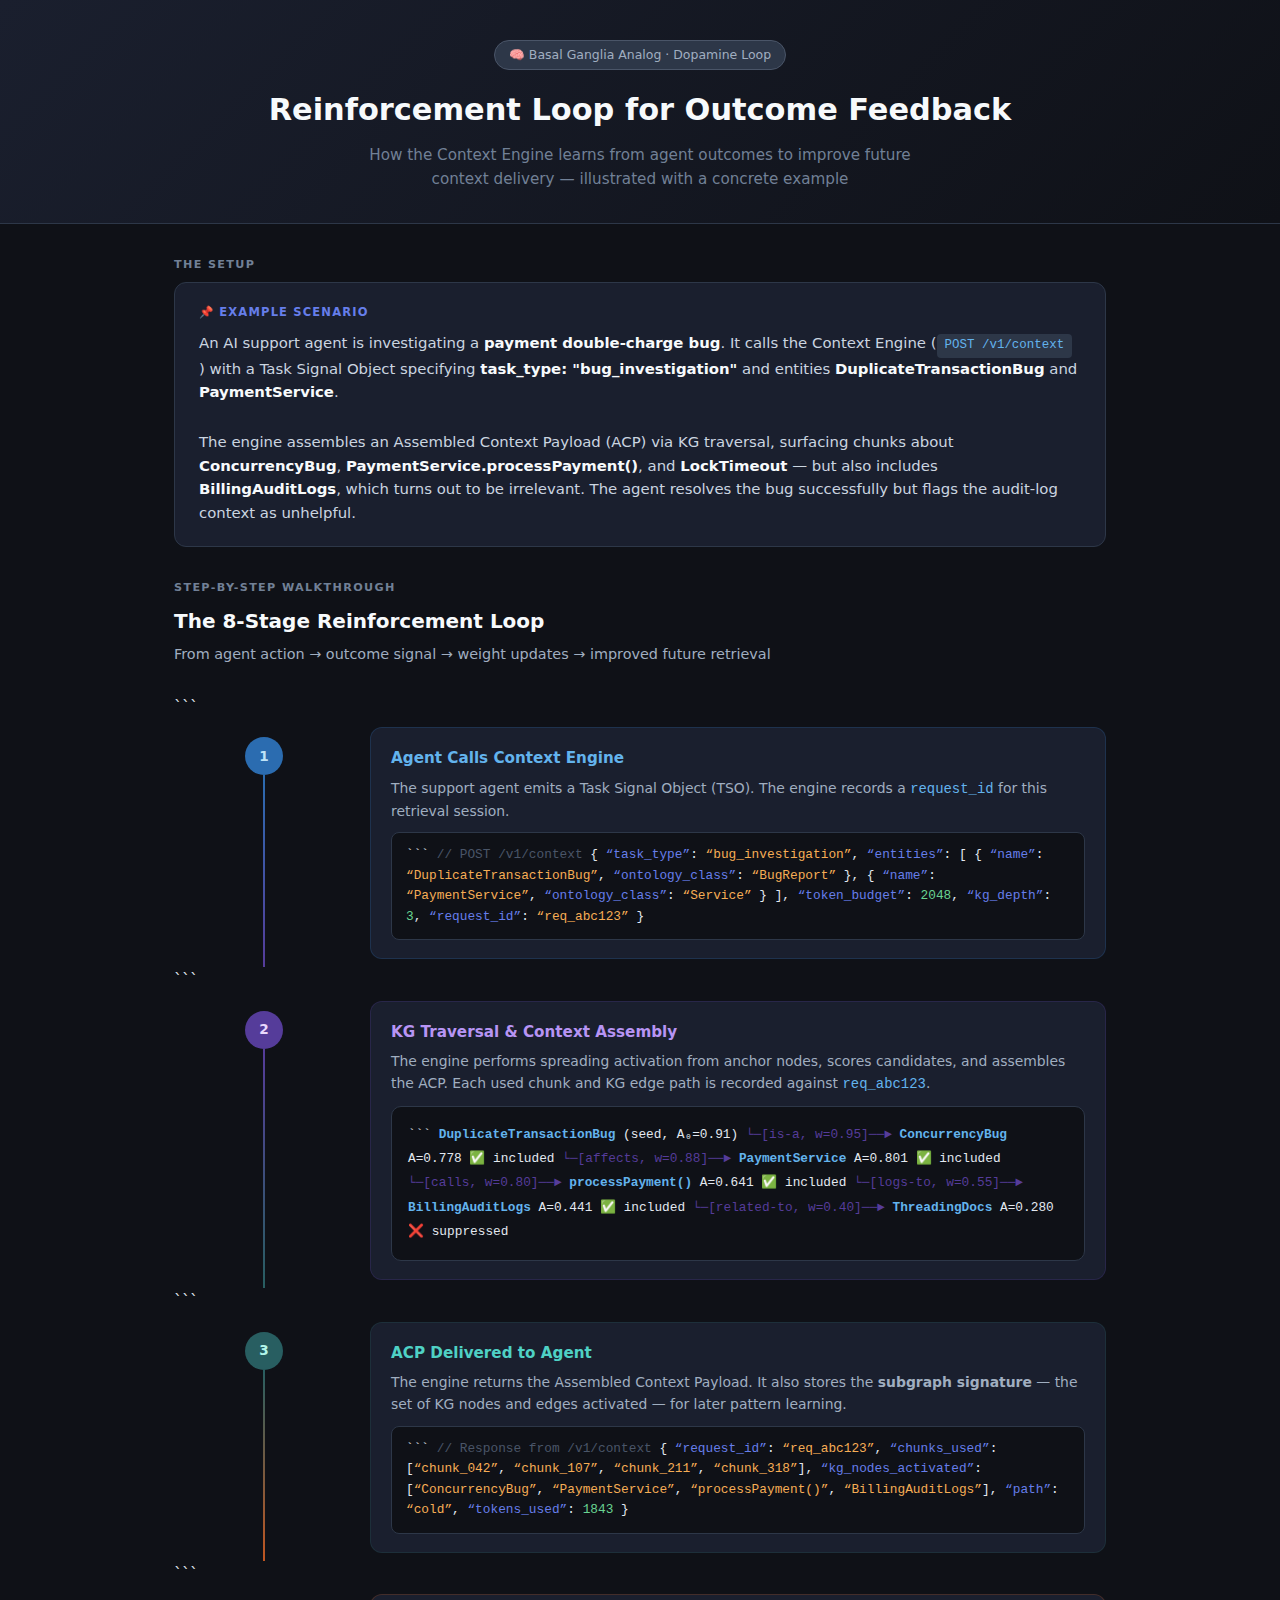
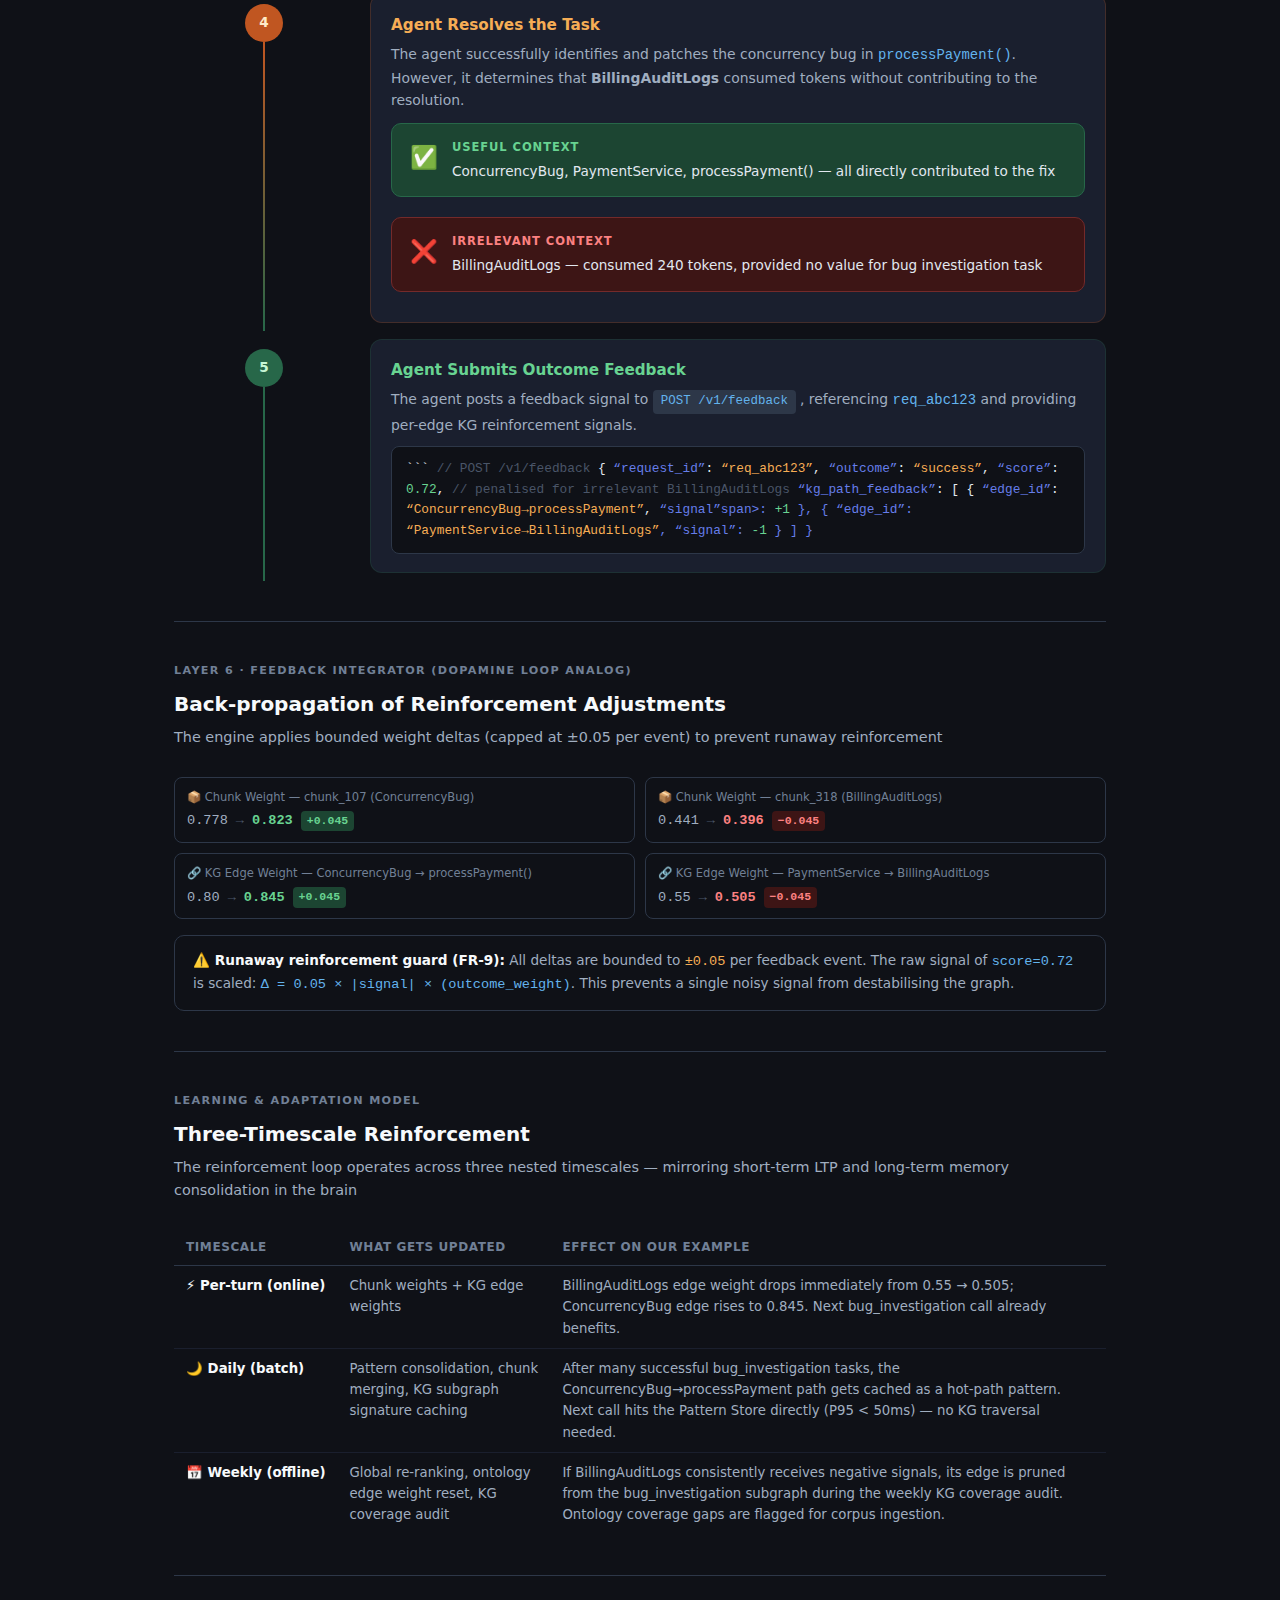
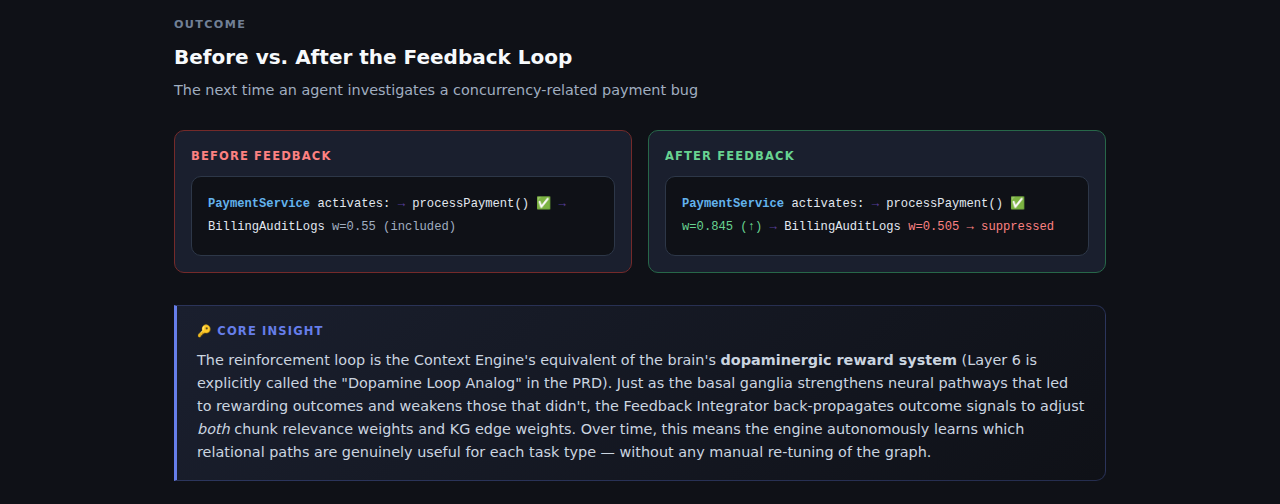
<file: ce/reinforcement.html>
<!DOCTYPE html>

<html lang="en">
<head>
<meta charset="UTF-8">
<meta name="viewport" content="width=device-width, initial-scale=1.0">
<title>Context Engine — Reinforcement Loop for Outcome Feedback</title>
<style>
  * { box-sizing: border-box; margin: 0; padding: 0; }
  body { font-family: 'Segoe UI', system-ui, sans-serif; background: #0f1117; color: #e2e8f0; line-height: 1.6; }

.hero { background: linear-gradient(135deg, #1a1f2e 0%, #0f1117 100%); border-bottom: 1px solid #2d3748; padding: 40px 32px 32px; text-align: center; }
.hero h1 { font-size: 1.9rem; font-weight: 700; color: #f7fafc; margin-bottom: 8px; }
.hero .subtitle { color: #718096; font-size: 0.95rem; max-width: 600px; margin: 0 auto; }
.brain-badge { display: inline-block; background: #2d3748; border: 1px solid #4a5568; border-radius: 20px; padding: 4px 14px; font-size: 0.78rem; color: #a0aec0; margin-bottom: 16px; }

.container { max-width: 980px; margin: 0 auto; padding: 32px 24px; }

/* Section headers */
.section-label { font-size: 0.7rem; font-weight: 700; letter-spacing: 0.12em; text-transform: uppercase; color: #718096; margin-bottom: 8px; }
.section-title { font-size: 1.25rem; font-weight: 700; color: #f7fafc; margin-bottom: 6px; }
.section-desc { color: #a0aec0; font-size: 0.9rem; margin-bottom: 28px; }

/* Scenario box */
.scenario { background: #1a1f2e; border: 1px solid #2d3748; border-radius: 12px; padding: 20px 24px; margin-bottom: 32px; }
.scenario-tag { font-size: 0.72rem; font-weight: 700; letter-spacing: 0.1em; text-transform: uppercase; color: #667eea; margin-bottom: 10px; }
.scenario p { color: #cbd5e0; font-size: 0.93rem; }
.scenario strong { color: #f7fafc; }

/* Flow diagram */
.flow { display: flex; flex-direction: column; gap: 0; margin-bottom: 40px; }

.flow-phase { display: grid; grid-template-columns: 180px 1fr; gap: 0; position: relative; }
.flow-phase + .flow-phase { margin-top: 0; }

.phase-label-col { display: flex; flex-direction: column; align-items: center; padding-top: 18px; }
.phase-dot { width: 38px; height: 38px; border-radius: 50%; display: flex; align-items: center; justify-content: center; font-weight: 800; font-size: 0.85rem; flex-shrink: 0; z-index: 1; }
.phase-line { width: 2px; flex: 1; min-height: 20px; }

.phase-card { background: #1a1f2e; border: 1px solid #2d3748; border-radius: 12px; padding: 18px 20px; margin: 8px 0 8px 0; margin-left: 16px; flex: 1; }
.phase-card h3 { font-size: 0.95rem; font-weight: 700; margin-bottom: 6px; }
.phase-card p { font-size: 0.87rem; color: #a0aec0; margin-bottom: 10px; }

/* Color schemes per phase */
.p1 .phase-dot { background: #2b6cb0; color: #bee3f8; }
.p1 .phase-line { background: linear-gradient(to bottom, #2b6cb0, #553c9a); }
.p1 .phase-card { border-color: #2b6cb040; }
.p1 .phase-card h3 { color: #63b3ed; }

.p2 .phase-dot { background: #553c9a; color: #e9d8fd; }
.p2 .phase-line { background: linear-gradient(to bottom, #553c9a, #285e61); }
.p2 .phase-card { border-color: #553c9a40; }
.p2 .phase-card h3 { color: #b794f4; }

.p3 .phase-dot { background: #285e61; color: #b2f5ea; }
.p3 .phase-line { background: linear-gradient(to bottom, #285e61, #c05621); }
.p3 .phase-card { border-color: #285e6140; }
.p3 .phase-card h3 { color: #4fd1c5; }

.p4 .phase-dot { background: #c05621; color: #feebc8; }
.p4 .phase-line { background: linear-gradient(to bottom, #c05621, #276749); }
.p4 .phase-card { border-color: #c0562140; }
.p4 .phase-card h3 { color: #f6ad55; }

.p5 .phase-dot { background: #276749; color: #c6f6d5; }
.p5 .phase-line { background: linear-gradient(to bottom, #276749, #276749); }
.p5 .phase-card { border-color: #27674940; }
.p5 .phase-card h3 { color: #68d391; }

/* Code/data blocks inside cards */
.data-block { background: #0f1117; border: 1px solid #2d3748; border-radius: 8px; padding: 12px 14px; font-family: ‘Courier New’, monospace; font-size: 0.8rem; color: #e2e8f0; margin-top: 10px; }
.data-block .key { color: #667eea; }
.data-block .val { color: #68d391; }
.data-block .str { color: #f6ad55; }
.data-block .comment { color: #4a5568; }

/* Weight update visual */
.weight-grid { display: grid; grid-template-columns: 1fr 1fr; gap: 10px; margin-top: 10px; }
.weight-item { background: #0f1117; border-radius: 8px; padding: 10px 12px; border: 1px solid #2d3748; }
.weight-item .wlabel { font-size: 0.72rem; color: #718096; margin-bottom: 4px; }
.weight-item .wchange { display: flex; align-items: center; gap: 8px; font-size: 0.85rem; font-family: monospace; }
.wbefore { color: #a0aec0; }
.warrow { color: #4a5568; }
.wafter { font-weight: 700; }
.wdelta { font-size: 0.72rem; border-radius: 4px; padding: 1px 6px; font-weight: 700; }
.pos { color: #68d391; }
.neg { color: #fc8181; }
.delta-pos { background: #1c4532; color: #68d391; }
.delta-neg { background: #3d1515; color: #fc8181; }

/* Timescale table */
.ts-table { width: 100%; border-collapse: collapse; margin-top: 10px; font-size: 0.83rem; }
.ts-table th { background: #0f1117; color: #718096; text-align: left; padding: 8px 12px; font-weight: 600; font-size: 0.75rem; text-transform: uppercase; letter-spacing: 0.05em; border-bottom: 1px solid #2d3748; }
.ts-table td { padding: 9px 12px; border-bottom: 1px solid #1a1f2e; color: #a0aec0; vertical-align: top; }
.ts-table td:first-child { color: #f7fafc; font-weight: 600; white-space: nowrap; }
.ts-table tr:last-child td { border-bottom: none; }

/* Outcome banner */
.outcome-banner { border-radius: 10px; padding: 14px 18px; margin-bottom: 12px; display: flex; align-items: flex-start; gap: 14px; }
.ob-success { background: #1c4532; border: 1px solid #276749; }
.ob-failure { background: #3d1515; border: 1px solid #742a2a; }
.ob-partial { background: #2d2010; border: 1px solid #744210; }
.ob-icon { font-size: 1.4rem; flex-shrink: 0; margin-top: 2px; }
.ob-body { flex: 1; }
.ob-label { font-size: 0.72rem; font-weight: 700; letter-spacing: 0.08em; text-transform: uppercase; margin-bottom: 4px; }
.ob-success .ob-label { color: #68d391; }
.ob-failure .ob-label { color: #fc8181; }
.ob-partial .ob-label { color: #f6ad55; }
.ob-text { font-size: 0.85rem; color: #e2e8f0; }

/* API payload */
.api-pill { display: inline-block; background: #2d3748; border-radius: 4px; padding: 2px 8px; font-family: monospace; font-size: 0.78rem; color: #63b3ed; margin-right: 4px; }

/* Insight box */
.insight { background: linear-gradient(135deg, #1a1f2e, #0f1117); border: 1px solid #667eea40; border-left: 3px solid #667eea; border-radius: 0 10px 10px 0; padding: 16px 20px; margin-top: 32px; }
.insight .insight-label { font-size: 0.72rem; font-weight: 700; letter-spacing: 0.1em; text-transform: uppercase; color: #667eea; margin-bottom: 8px; }
.insight p { font-size: 0.9rem; color: #cbd5e0; }

/* KG edge diagram */
.kg-diagram { background: #0f1117; border: 1px solid #2d3748; border-radius: 10px; padding: 16px; margin-top: 10px; font-family: monospace; font-size: 0.8rem; line-height: 1.9; }
.kg-node { color: #63b3ed; font-weight: 700; }
.kg-edge { color: #4a5568; }
.kg-weight-old { color: #718096; text-decoration: line-through; }
.kg-weight-new { color: #68d391; font-weight: 700; }
.kg-weight-decay { color: #fc8181; font-weight: 700; }
.kg-arrow { color: #553c9a; }

.divider { border: none; border-top: 1px solid #2d3748; margin: 40px 0; }

@media (max-width: 640px) {
.flow-phase { grid-template-columns: 60px 1fr; }
.weight-grid { grid-template-columns: 1fr; }
}
</style>

</head>
<body>

<div class="hero">
  <div class="brain-badge">🧠 Basal Ganglia Analog · Dopamine Loop</div>
  <h1>Reinforcement Loop for Outcome Feedback</h1>
  <p class="subtitle">How the Context Engine learns from agent outcomes to improve future context delivery — illustrated with a concrete example</p>
</div>

<div class="container">

  <!-- SCENARIO -->

  <div class="section-label">The Setup</div>
  <div class="scenario">
    <div class="scenario-tag">📌 Example Scenario</div>
    <p>An AI support agent is investigating a <strong>payment double-charge bug</strong>. It calls the Context Engine (<span class="api-pill">POST /v1/context</span>) with a Task Signal Object specifying <strong>task_type: "bug_investigation"</strong> and entities <strong>DuplicateTransactionBug</strong> and <strong>PaymentService</strong>.</p>
    <br>
    <p>The engine assembles an Assembled Context Payload (ACP) via KG traversal, surfacing chunks about <strong>ConcurrencyBug</strong>, <strong>PaymentService.processPayment()</strong>, and <strong>LockTimeout</strong> — but also includes <strong>BillingAuditLogs</strong>, which turns out to be irrelevant. The agent resolves the bug successfully but flags the audit-log context as unhelpful.</p>
  </div>

  <!-- FLOW -->

  <div class="section-label">Step-by-step walkthrough</div>
  <div class="section-title">The 8-Stage Reinforcement Loop</div>
  <div class="section-desc">From agent action → outcome signal → weight updates → improved future retrieval</div>

  <div class="flow">

```
<!-- Phase 1 -->
<div class="flow-phase p1">
  <div class="phase-label-col">
    <div class="phase-dot">1</div>
    <div class="phase-line"></div>
  </div>
  <div class="phase-card">
    <h3>Agent Calls Context Engine</h3>
    <p>The support agent emits a Task Signal Object (TSO). The engine records a <code style="color:#63b3ed">request_id</code> for this retrieval session.</p>
    <div class="data-block">
```

<span class="comment">// POST /v1/context</span>
{
<span class="key">“task_type”</span>: <span class="str">“bug_investigation”</span>,
<span class="key">“entities”</span>: [
{ <span class="key">“name”</span>: <span class="str">“DuplicateTransactionBug”</span>, <span class="key">“ontology_class”</span>: <span class="str">“BugReport”</span> },
{ <span class="key">“name”</span>: <span class="str">“PaymentService”</span>, <span class="key">“ontology_class”</span>: <span class="str">“Service”</span> }
],
<span class="key">“token_budget”</span>: <span class="val">2048</span>,
<span class="key">“kg_depth”</span>: <span class="val">3</span>,
<span class="key">“request_id”</span>: <span class="str">“req_abc123”</span>
}
</div>
</div>
</div>

```
<!-- Phase 2 -->
<div class="flow-phase p2">
  <div class="phase-label-col">
    <div class="phase-dot">2</div>
    <div class="phase-line"></div>
  </div>
  <div class="phase-card">
    <h3>KG Traversal &amp; Context Assembly</h3>
    <p>The engine performs spreading activation from anchor nodes, scores candidates, and assembles the ACP. Each used chunk and KG edge path is recorded against <code style="color:#63b3ed">req_abc123</code>.</p>
    <div class="kg-diagram">
```

<span class="kg-node">DuplicateTransactionBug</span> (seed, A₀=0.91)
<span class="kg-arrow">└─[is-a, w=0.95]──►</span> <span class="kg-node">ConcurrencyBug</span>   A=0.778 ✅ included
<span class="kg-arrow">└─[affects, w=0.88]──►</span> <span class="kg-node">PaymentService</span>   A=0.801 ✅ included
<span class="kg-arrow">└─[calls, w=0.80]──►</span> <span class="kg-node">processPayment()</span> A=0.641 ✅ included
<span class="kg-arrow">└─[logs-to, w=0.55]──►</span> <span class="kg-node">BillingAuditLogs</span> A=0.441 ✅ included
<span class="kg-arrow">└─[related-to, w=0.40]──►</span> <span class="kg-node">ThreadingDocs</span>  A=0.280 ❌ suppressed
</div>
</div>
</div>

```
<!-- Phase 3 -->
<div class="flow-phase p3">
  <div class="phase-label-col">
    <div class="phase-dot">3</div>
    <div class="phase-line"></div>
  </div>
  <div class="phase-card">
    <h3>ACP Delivered to Agent</h3>
    <p>The engine returns the Assembled Context Payload. It also stores the <strong>subgraph signature</strong> — the set of KG nodes and edges activated — for later pattern learning.</p>
    <div class="data-block">
```

<span class="comment">// Response from /v1/context</span>
{
<span class="key">“request_id”</span>: <span class="str">“req_abc123”</span>,
<span class="key">“chunks_used”</span>: [<span class="str">“chunk_042”</span>, <span class="str">“chunk_107”</span>, <span class="str">“chunk_211”</span>, <span class="str">“chunk_318”</span>],
<span class="key">“kg_nodes_activated”</span>: [<span class="str">“ConcurrencyBug”</span>, <span class="str">“PaymentService”</span>,
<span class="str">“processPayment()”</span>, <span class="str">“BillingAuditLogs”</span>],
<span class="key">“path”</span>: <span class="str">“cold”</span>,
<span class="key">“tokens_used”</span>: <span class="val">1843</span>
}
</div>
</div>
</div>

```
<!-- Phase 4 -->
<div class="flow-phase p4">
  <div class="phase-label-col">
    <div class="phase-dot">4</div>
    <div class="phase-line"></div>
  </div>
  <div class="phase-card">
    <h3>Agent Resolves the Task</h3>
    <p>The agent successfully identifies and patches the concurrency bug in <code style="color:#63b3ed">processPayment()</code>. However, it determines that <strong>BillingAuditLogs</strong> consumed tokens without contributing to the resolution.</p>
    <div style="margin-top: 12px; display: flex; flex-direction: column; gap: 8px;">
      <div class="outcome-banner ob-success">
        <div class="ob-icon">✅</div>
        <div class="ob-body">
          <div class="ob-label">Useful context</div>
          <div class="ob-text">ConcurrencyBug, PaymentService, processPayment() — all directly contributed to the fix</div>
        </div>
      </div>
      <div class="outcome-banner ob-failure">
        <div class="ob-icon">❌</div>
        <div class="ob-body">
          <div class="ob-label">Irrelevant context</div>
          <div class="ob-text">BillingAuditLogs — consumed 240 tokens, provided no value for bug investigation task</div>
        </div>
      </div>
    </div>
  </div>
</div>

<!-- Phase 5 -->
<div class="flow-phase p5">
  <div class="phase-label-col">
    <div class="phase-dot">5</div>
    <div class="phase-line"></div>
  </div>
  <div class="phase-card">
    <h3>Agent Submits Outcome Feedback</h3>
    <p>The agent posts a feedback signal to <span class="api-pill">POST /v1/feedback</span>, referencing <code style="color:#63b3ed">req_abc123</code> and providing per-edge KG reinforcement signals.</p>
    <div class="data-block">
```

<span class="comment">// POST /v1/feedback</span>
{
<span class="key">“request_id”</span>: <span class="str">“req_abc123”</span>,
<span class="key">“outcome”</span>: <span class="str">“success”</span>,
<span class="key">“score”</span>: <span class="val">0.72</span>,  <span class="comment">// penalised for irrelevant BillingAuditLogs</span>
<span class="key">“kg_path_feedback”</span>: [
{ <span class="key">“edge_id”</span>: <span class="str">“ConcurrencyBug→processPayment”</span>,  <span class="key">“signal”span>: <span class="val">+1</span> },
{ <span class="key">“edge_id”</span>: <span class="str">“PaymentService→BillingAuditLogs”</span>, <span class="key">“signal”</span>: <span class="val">-1</span> }
]
}
</div>
</div>
</div>

  </div><!-- end flow -->

  <hr class="divider">

  <!-- WEIGHT UPDATES -->

  <div class="section-label">Layer 6 · Feedback Integrator (Dopamine Loop Analog)</div>
  <div class="section-title">Back-propagation of Reinforcement Adjustments</div>
  <div class="section-desc">The engine applies bounded weight deltas (capped at ±0.05 per event) to prevent runaway reinforcement</div>

  <div class="weight-grid">
    <div class="weight-item">
      <div class="wlabel">📦 Chunk Weight — chunk_107 (ConcurrencyBug)</div>
      <div class="wchange">
        <span class="wbefore">0.778</span>
        <span class="warrow">→</span>
        <span class="wafter pos">0.823</span>
        <span class="wdelta delta-pos">+0.045</span>
      </div>
    </div>
    <div class="weight-item">
      <div class="wlabel">📦 Chunk Weight — chunk_318 (BillingAuditLogs)</div>
      <div class="wchange">
        <span class="wbefore">0.441</span>
        <span class="warrow">→</span>
        <span class="wafter neg">0.396</span>
        <span class="wdelta delta-neg">−0.045</span>
      </div>
    </div>
    <div class="weight-item">
      <div class="wlabel">🔗 KG Edge Weight — ConcurrencyBug → processPayment()</div>
      <div class="wchange">
        <span class="wbefore">0.80</span>
        <span class="warrow">→</span>
        <span class="wafter pos">0.845</span>
        <span class="wdelta delta-pos">+0.045</span>
      </div>
    </div>
    <div class="weight-item">
      <div class="wlabel">🔗 KG Edge Weight — PaymentService → BillingAuditLogs</div>
      <div class="wchange">
        <span class="wbefore">0.55</span>
        <span class="warrow">→</span>
        <span class="wafter neg">0.505</span>
        <span class="wdelta delta-neg">−0.045</span>
      </div>
    </div>
  </div>

  <div style="background:#0f1117; border:1px solid #2d3748; border-radius:10px; padding:14px 18px; margin-top:16px; font-size:0.85rem; color:#a0aec0;">
    <span style="color:#f7fafc; font-weight:600;">⚠️ Runaway reinforcement guard (FR-9):</span> All deltas are bounded to <span style="color:#f6ad55; font-family:monospace;">±0.05</span> per feedback event. The raw signal of <code style="color:#63b3ed">score=0.72</code> is scaled: <span style="font-family:monospace; color:#63b3ed;">Δ = 0.05 × |signal| × (outcome_weight)</span>. This prevents a single noisy signal from destabilising the graph.
  </div>

  <hr class="divider">

  <!-- TIMESCALES -->

  <div class="section-label">Learning &amp; Adaptation Model</div>
  <div class="section-title">Three-Timescale Reinforcement</div>
  <div class="section-desc">The reinforcement loop operates across three nested timescales — mirroring short-term LTP and long-term memory consolidation in the brain</div>

  <table class="ts-table">
    <thead>
      <tr>
        <th>Timescale</th>
        <th>What Gets Updated</th>
        <th>Effect on Our Example</th>
      </tr>
    </thead>
    <tbody>
      <tr>
        <td>⚡ Per-turn (online)</td>
        <td>Chunk weights + KG edge weights</td>
        <td>BillingAuditLogs edge weight drops immediately from 0.55 → 0.505; ConcurrencyBug edge rises to 0.845. Next bug_investigation call already benefits.</td>
      </tr>
      <tr>
        <td>🌙 Daily (batch)</td>
        <td>Pattern consolidation, chunk merging, KG subgraph signature caching</td>
        <td>After many successful bug_investigation tasks, the ConcurrencyBug→processPayment path gets cached as a hot-path pattern. Next call hits the Pattern Store directly (P95 &lt; 50ms) — no KG traversal needed.</td>
      </tr>
      <tr>
        <td>📅 Weekly (offline)</td>
        <td>Global re-ranking, ontology edge weight reset, KG coverage audit</td>
        <td>If BillingAuditLogs consistently receives negative signals, its edge is pruned from the bug_investigation subgraph during the weekly KG coverage audit. Ontology coverage gaps are flagged for corpus ingestion.</td>
      </tr>
    </tbody>
  </table>

  <hr class="divider">

  <!-- BEFORE / AFTER -->

  <div class="section-label">Outcome</div>
  <div class="section-title">Before vs. After the Feedback Loop</div>
  <div class="section-desc">The next time an agent investigates a concurrency-related payment bug</div>

  <div style="display:grid; grid-template-columns:1fr 1fr; gap:16px; margin-bottom:32px;">
    <div style="background:#1a1f2e; border:1px solid #742a2a; border-radius:10px; padding:16px;">
      <div style="font-size:0.72rem; font-weight:700; letter-spacing:0.1em; text-transform:uppercase; color:#fc8181; margin-bottom:10px;">Before feedback</div>
      <div class="kg-diagram" style="font-size:0.76rem;">
<span class="kg-node">PaymentService</span> activates:
  <span class="kg-arrow">→</span> processPayment()   <span style="color:#68d391;">✅</span>
  <span class="kg-arrow">→</span> BillingAuditLogs   <span style="color:#a0aec0;">w=0.55 (included)</span>
      </div>
    </div>
    <div style="background:#1a1f2e; border:1px solid #276749; border-radius:10px; padding:16px;">
      <div style="font-size:0.72rem; font-weight:700; letter-spacing:0.1em; text-transform:uppercase; color:#68d391; margin-bottom:10px;">After feedback</div>
      <div class="kg-diagram" style="font-size:0.76rem;">
<span class="kg-node">PaymentService</span> activates:
  <span class="kg-arrow">→</span> processPayment()   <span style="color:#68d391;">✅ w=0.845 (↑)</span>
  <span class="kg-arrow">→</span> BillingAuditLogs   <span style="color:#fc8181;">w=0.505 → suppressed</span>
      </div>
    </div>
  </div>

  <!-- CLOSING INSIGHT -->

  <div class="insight">
    <div class="insight-label">🔑 Core Insight</div>
    <p>The reinforcement loop is the Context Engine's equivalent of the brain's <strong>dopaminergic reward system</strong> (Layer 6 is explicitly called the "Dopamine Loop Analog" in the PRD). Just as the basal ganglia strengthens neural pathways that led to rewarding outcomes and weakens those that didn't, the Feedback Integrator back-propagates outcome signals to adjust <em>both</em> chunk relevance weights and KG edge weights. Over time, this means the engine autonomously learns which relational paths are genuinely useful for each task type — without any manual re-tuning of the graph.</p>
  </div>

</div><!-- end container -->
</body>
</html>
</file>
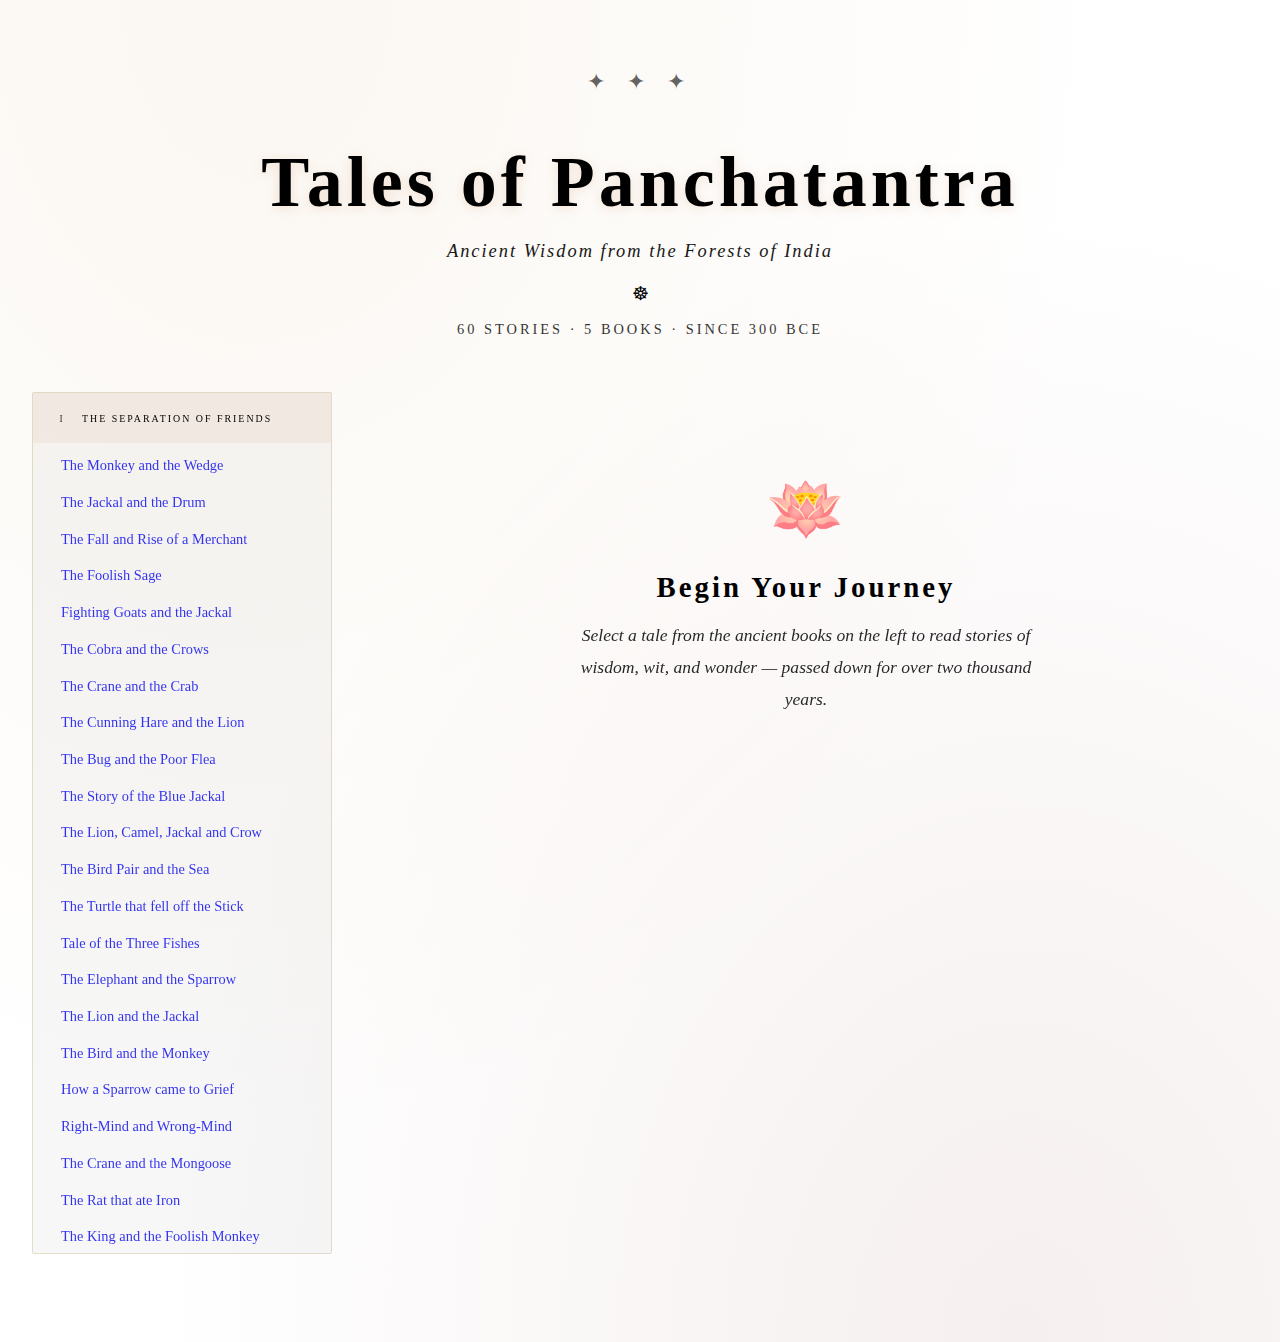
<file: pt/stories.html>
<!DOCTYPE html>

<html lang="en">
<head>
<meta charset="UTF-8">
<meta name="viewport" content="width=device-width, initial-scale=1.0">
<title>Tales of Panchatantra</title>
<link href="https://fonts.googleapis.com/css2?family=Cormorant+Garamond:ital,wght@0,300;0,400;0,600;1,300;1,400&family=Cinzel:wght@400;600&family=Crimson+Pro:ital,wght@0,300;0,400;1,300;1,400&display=swap" rel="stylesheet">
<style>
  :root {
    --saffron: #B84E10;
    --gold: #9B6E1A;
    --deep-red: #7A1C1C;
    --cream: #2A1A08;
    --parchment: #3D2810;
    --bark: #5C3D1E;
    --shadow: #F5EDD8;
    --leaf: #3D6B3A;
    --ink: #FDF6E8;
  }

- { margin: 0; padding: 0; box-sizing: border-box; }

body {
background-color: var(–ink);
color: var(–cream);
font-family: ‘Crimson Pro’, Georgia, serif;
min-height: 100vh;
background-image:
radial-gradient(ellipse at 20% 0%, rgba(196,140,62,0.07) 0%, transparent 60%),
radial-gradient(ellipse at 80% 100%, rgba(122,28,28,0.07) 0%, transparent 60%);
}

/* Decorative border pattern */
body::before {
content: ‘’;
position: fixed;
top: 0; left: 0; right: 0;
height: 4px;
background: linear-gradient(90deg, var(–deep-red), var(–gold), var(–saffron), var(–gold), var(–deep-red));
z-index: 100;
}

/* HEADER */
header {
text-align: center;
padding: 60px 20px 40px;
position: relative;
}

.header-ornament {
color: var(–saffron);
font-size: 1.4rem;
letter-spacing: 8px;
margin-bottom: 12px;
opacity: 0.6;
}

header h1 {
font-family: ‘Cinzel’, serif;
font-size: clamp(2.2rem, 6vw, 4.5rem);
font-weight: 600;
color: var(–saffron);
letter-spacing: 4px;
text-shadow: 0 2px 12px rgba(184,78,16,0.15);
line-height: 1.1;
margin-bottom: 8px;
}

header .subtitle {
font-family: ‘Cormorant Garamond’, serif;
font-style: italic;
font-size: 1.15rem;
color: var(–parchment);
opacity: 0.9;
letter-spacing: 2px;
margin-bottom: 20px;
}

.header-divider {
display: flex;
align-items: center;
justify-content: center;
gap: 12px;
margin: 16px auto;
max-width: 400px;
}

.header-divider::before,
.header-divider::after {
content: ‘’;
flex: 1;
height: 1px;
background: linear-gradient(90deg, transparent, var(–saffron));
}
.header-divider::after {
background: linear-gradient(90deg, var(–saffron), transparent);
}

.header-divider span {
color: var(–saffron);
font-size: 1.2rem;
}

.story-count {
font-family: ‘Cormorant Garamond’, serif;
font-size: 0.9rem;
letter-spacing: 3px;
color: var(–gold);
opacity: 0.8;
text-transform: uppercase;
}

/* LAYOUT */
.container {
max-width: 1300px;
margin: 0 auto;
padding: 0 24px 80px;
display: grid;
grid-template-columns: 300px 1fr;
gap: 32px;
align-items: start;
}

/* SIDEBAR */
.sidebar {
position: sticky;
top: 20px;
background: rgba(0,0,0,0.03);
border: 1px solid rgba(155,110,26,0.2);
border-radius: 2px;
padding: 0;
max-height: calc(100vh - 40px);
overflow-y: auto;
scrollbar-width: thin;
scrollbar-color: var(–gold) transparent;
}

.sidebar::-webkit-scrollbar { width: 4px; }
.sidebar::-webkit-scrollbar-track { background: transparent; }
.sidebar::-webkit-scrollbar-thumb { background: var(–gold); border-radius: 2px; }

.book-section {
border-bottom: 1px solid rgba(155,110,26,0.15);
}

.book-header {
padding: 14px 18px;
background: rgba(184,78,16,0.06);
font-family: ‘Cinzel’, serif;
font-size: 0.62rem;
letter-spacing: 2px;
color: var(–saffron);
text-transform: uppercase;
cursor: pointer;
display: flex;
align-items: center;
justify-content: space-between;
user-select: none;
transition: background 0.2s;
}

.book-header:hover { background: rgba(184,78,16,0.1); }

.book-number {
width: 22px;
height: 22px;
border: 1px solid var(–saffron);
border-radius: 50%;
display: inline-flex;
align-items: center;
justify-content: center;
font-size: 0.6rem;
opacity: 0.8;
flex-shrink: 0;
}

.book-stories {
padding: 4px 0;
}

.story-link {
display: block;
padding: 9px 18px 9px 26px;
font-family: ‘Cormorant Garamond’, serif;
font-size: 0.9rem;
color: var(–parchment);
opacity: 0.8;
cursor: pointer;
transition: all 0.2s;
border-left: 2px solid transparent;
line-height: 1.3;
text-decoration: none;
}

.story-link:hover {
opacity: 1;
color: var(–gold);
border-left-color: var(–gold);
background: rgba(155,110,26,0.06);
padding-left: 30px;
}

.story-link.active {
opacity: 1;
color: var(–saffron);
border-left-color: var(–saffron);
background: rgba(184,78,16,0.07);
font-weight: 600;
}

/* MAIN CONTENT */
.main {
min-height: 80vh;
}

/* Welcome Screen */
.welcome {
text-align: center;
padding: 80px 40px;
animation: fadeIn 0.8s ease;
}

.welcome-lotus {
font-size: 4rem;
margin-bottom: 24px;
display: block;
animation: float 4s ease-in-out infinite;
}

@keyframes float {
0%, 100% { transform: translateY(0); }
50% { transform: translateY(-8px); }
}

.welcome h2 {
font-family: ‘Cinzel’, serif;
font-size: 1.8rem;
color: var(–saffron);
letter-spacing: 3px;
margin-bottom: 16px;
}

.welcome p {
font-size: 1.1rem;
color: var(–parchment);
opacity: 0.85;
max-width: 480px;
margin: 0 auto;
line-height: 1.8;
font-style: italic;
}

/* Story Panel */
.story-panel {
background: #fff;
border: 1px solid rgba(155,110,26,0.18);
border-radius: 2px;
overflow: hidden;
animation: fadeIn 0.5s ease;
box-shadow: 0 2px 20px rgba(90,50,10,0.08);
}

@keyframes fadeIn {
from { opacity: 0; transform: translateY(12px); }
to { opacity: 1; transform: translateY(0); }
}

.story-panel-header {
padding: 32px 40px 24px;
border-bottom: 1px solid rgba(155,110,26,0.12);
background: rgba(184,78,16,0.04);
}

.story-book-tag {
font-family: ‘Cinzel’, serif;
font-size: 0.6rem;
letter-spacing: 3px;
color: var(–saffron);
text-transform: uppercase;
margin-bottom: 10px;
opacity: 0.9;
}

.story-title {
font-family: ‘Cormorant Garamond’, serif;
font-size: clamp(1.6rem, 3vw, 2.4rem);
font-weight: 600;
color: var(–bark);
line-height: 1.2;
margin-bottom: 12px;
}

.story-moral-banner {
font-family: ‘Cormorant Garamond’, serif;
font-style: italic;
font-size: 1.05rem;
color: var(–parchment);
opacity: 0.9;
padding: 10px 0 0;
border-top: 1px solid rgba(155,110,26,0.15);
margin-top: 12px;
}

.story-body {
padding: 40px;
}

/* Loading State */
.loading-state {
text-align: center;
padding: 60px 40px;
}

.loader {
display: inline-block;
width: 40px;
height: 40px;
border: 2px solid rgba(155,110,26,0.2);
border-top-color: var(–gold);
border-radius: 50%;
animation: spin 1s linear infinite;
margin-bottom: 20px;
}

@keyframes spin { to { transform: rotate(360deg); } }

.loading-state p {
font-family: ‘Cormorant Garamond’, serif;
font-style: italic;
color: var(–parchment);
opacity: 0.7;
font-size: 1rem;
letter-spacing: 1px;
}

/* Story Content Styling */
.story-content {
font-size: 1.08rem;
line-height: 1.95;
color: #2A1A08;
opacity: 0.92;
}

.story-content p {
margin-bottom: 1.2em;
}

.story-content .moral {
margin-top: 32px;
padding: 20px 28px;
background: rgba(184,78,16,0.06);
border-left: 3px solid var(–saffron);
font-style: italic;
color: var(–bark);
font-size: 1.05rem;
border-radius: 0 2px 2px 0;
}

.story-content .moral::before {
content: ’Moral of the Story: ’;
font-style: normal;
font-weight: 600;
color: var(–saffron);
display: block;
font-size: 0.75rem;
letter-spacing: 2px;
text-transform: uppercase;
margin-bottom: 6px;
font-family: ‘Cinzel’, serif;
}

/* Navigation between stories */
.story-nav {
display: flex;
justify-content: space-between;
align-items: center;
padding: 24px 40px;
border-top: 1px solid rgba(155,110,26,0.1);
background: rgba(155,110,26,0.03);
}

.nav-btn {
font-family: ‘Cormorant Garamond’, serif;
font-size: 0.9rem;
color: var(–gold);
cursor: pointer;
opacity: 0.8;
transition: all 0.2s;
background: none;
border: 1px solid rgba(155,110,26,0.25);
padding: 8px 18px;
letter-spacing: 1px;
display: flex;
align-items: center;
gap: 6px;
border-radius: 1px;
}

.nav-btn:hover { opacity: 1; background: rgba(155,110,26,0.07); }
.nav-btn:disabled { opacity: 0.25; cursor: default; }

.story-counter {
font-family: ‘Cinzel’, serif;
font-size: 0.65rem;
letter-spacing: 2px;
color: var(–gold);
opacity: 0.6;
}

/* Error state */
.error-state {
text-align: center;
padding: 40px;
color: var(–parchment);
opacity: 0.7;
font-style: italic;
}

/* Mobile */
@media (max-width: 768px) {
.container {
grid-template-columns: 1fr;
}
.sidebar {
position: static;
max-height: 300px;
}
.story-panel-header, .story-body, .story-nav {
padding-left: 24px;
padding-right: 24px;
}
header { padding: 40px 20px 24px; }
}

/* Scrollbar for main */
::-webkit-scrollbar { width: 6px; }
::-webkit-scrollbar-track { background: transparent; }
::-webkit-scrollbar-thumb { background: rgba(155,110,26,0.3); border-radius: 3px; }

.read-link {
display: inline-block;
margin-top: 20px;
font-family: ‘Cinzel’, serif;
font-size: 0.65rem;
letter-spacing: 2px;
text-transform: uppercase;
color: var(–saffron);
text-decoration: none;
border-bottom: 1px solid rgba(184,78,16,0.35);
padding-bottom: 2px;
transition: opacity 0.2s;
opacity: 0.75;
}
.read-link:hover { opacity: 1; }
</style>

</head>
<body>

<header>
  <div class="header-ornament">✦ ✦ ✦</div>
  <h1>Tales of Panchatantra</h1>
  <p class="subtitle">Ancient Wisdom from the Forests of India</p>
  <div class="header-divider"><span>☸</span></div>
  <p class="story-count">60 Stories · 5 Books · Since 300 BCE</p>
</header>

<div class="container">
  <aside class="sidebar" id="sidebar">
    <!-- Populated by JS -->
  </aside>

  <main class="main" id="main">
    <div class="welcome">
      <span class="welcome-lotus">🪷</span>
      <h2>Begin Your Journey</h2>
      <p>Select a tale from the ancient books on the left to read stories of wisdom, wit, and wonder — passed down for over two thousand years.</p>
    </div>
  </main>
</div>

<script>
const BOOKS = [
  {
    number: "I",
    title: "The Separation of Friends",
    stories: [
      { title: "The Monkey and the Wedge", url: "https://www.talesofpanchatantra.com/the-monkey-and-the-wedge" },
      { title: "The Jackal and the Drum", url: "https://www.talesofpanchatantra.com/the-jackal-and-the-drum" },
      { title: "The Fall and Rise of a Merchant", url: "https://www.talesofpanchatantra.com/the-fall-and-rise-of-a-merchant" },
      { title: "The Foolish Sage", url: "https://www.talesofpanchatantra.com/the-foolish-sage" },
      { title: "Fighting Goats and the Jackal", url: "https://www.talesofpanchatantra.com/fighting-goats-and-the-jackal" },
      { title: "The Cobra and the Crows", url: "https://www.talesofpanchatantra.com/the-cobra-and-the-crows" },
      { title: "The Crane and the Crab", url: "https://www.talesofpanchatantra.com/the-crafty-crane-and-the-craftier-crab" },
      { title: "The Cunning Hare and the Lion", url: "https://www.talesofpanchatantra.com/the-cunning-hare-and-the-witless-lion" },
      { title: "The Bug and the Poor Flea", url: "https://www.talesofpanchatantra.com/the-bug-and-the-poor-flea" },
      { title: "The Story of the Blue Jackal", url: "https://www.talesofpanchatantra.com/the-story-of-the-blue-jackal" },
      { title: "The Lion, Camel, Jackal and Crow", url: "https://www.talesofpanchatantra.com/the-lion-the-camel-the-jackal-and-the-crow" },
      { title: "The Bird Pair and the Sea", url: "https://www.talesofpanchatantra.com/the-bird-pair-and-the-sea" },
      { title: "The Turtle that fell off the Stick", url: "https://www.talesofpanchatantra.com/the-turtle-that-fell-off-the-stick" },
      { title: "Tale of the Three Fishes", url: "https://www.talesofpanchatantra.com/tale-of-the-three-fishes" },
      { title: "The Elephant and the Sparrow", url: "https://www.talesofpanchatantra.com/the-elephant-and-the-sparrow" },
      { title: "The Lion and the Jackal", url: "https://www.talesofpanchatantra.com/the-lion-and-the-jackal" },
      { title: "The Bird and the Monkey", url: "https://www.talesofpanchatantra.com/the-bird-and-the-monkey" },
      { title: "How a Sparrow came to Grief", url: "https://www.talesofpanchatantra.com/how-a-sparrow-came-to-grief" },
      { title: "Right-Mind and Wrong-Mind", url: "https://www.talesofpanchatantra.com/right-mind-and-wrong-mind" },
      { title: "The Crane and the Mongoose", url: "https://www.talesofpanchatantra.com/the-foolish-crane-and-the-mongoose" },
      { title: "The Rat that ate Iron", url: "https://www.talesofpanchatantra.com/the-rat-that-ate-iron" },
      { title: "The King and the Foolish Monkey", url: "https://www.talesofpanchatantra.com/the-king-and-the-foolish-monkey" },
      { title: "The Thief and the Brahmins", url: "https://www.talesofpanchatantra.com/the-thief-and-the-brahmins" },
    ]
  },
  {
    number: "II",
    title: "The Gaining of Friends",
    stories: [
      { title: "The Hermit and the Mouse", url: "https://www.talesofpanchatantra.com/the-hermit-and-the-mouse" },
      { title: "Elephants and King of Mice", url: "https://www.talesofpanchatantra.com/elephants-and-the-king-of-mice" },
      { title: "Shandili and Sesame Seeds", url: "https://www.talesofpanchatantra.com/shandili-and-the-sesame-seeds" },
      { title: "Story of the Merchant's Son", url: "https://www.talesofpanchatantra.com/the-story-of-the-merchants-son" },
      { title: "The Unlucky Weaver", url: "https://www.talesofpanchatantra.com/the-unlucky-weaver" },
    ]
  },
  {
    number: "III",
    title: "Of Crows and Owls",
    stories: [
      { title: "Of Crows and Owls", url: "https://www.talesofpanchatantra.com/of-crows-and-owls" },
      { title: "Elephants and Hares", url: "https://www.talesofpanchatantra.com/elephants-and-hares" },
      { title: "The Cunning Mediator", url: "https://www.talesofpanchatantra.com/the-cunning-mediator" },
      { title: "The Brahmin and the Crooks", url: "https://www.talesofpanchatantra.com/the-brahmin-and-the-crooks" },
      { title: "The Dove and the Hunter", url: "https://www.talesofpanchatantra.com/the-dove-and-the-hunter" },
      { title: "The Brahmin and the Cobra", url: "https://www.talesofpanchatantra.com/the-brahmin-and-the-cobra" },
      { title: "The Old Man, Young Wife and Thief", url: "https://www.talesofpanchatantra.com/the-old-man-his-young-wife-and-the-thief" },
      { title: "The Brahmin, Thief, and Demon", url: "https://www.talesofpanchatantra.com/the-brahmin-the-thief-and-the-demon" },
      { title: "The Tale of Two Snakes", url: "https://www.talesofpanchatantra.com/the-tale-of-two-snakes" },
      { title: "The Wedding of the Mouse", url: "https://www.talesofpanchatantra.com/the-wedding-of-the-mouse" },
      { title: "Tale of the Golden Droppings", url: "https://www.talesofpanchatantra.com/the-tale-of-the-golden-droppings" },
      { title: "The Cave that Talked", url: "https://www.talesofpanchatantra.com/the-cave-that-talked" },
      { title: "Frogs that rode a Snake", url: "https://www.talesofpanchatantra.com/frogs-that-rode-a-snake" },
      { title: "The War of Crows and Owls", url: "https://www.talesofpanchatantra.com/the-war-of-crows-and-owls" },
    ]
  },
  {
    number: "IV",
    title: "Loss of Gains",
    stories: [
      { title: "The Monkey and the Crocodile", url: "https://www.talesofpanchatantra.com/the-monkey-and-the-crocodile" },
      { title: "The Greedy Cobra and Frog King", url: "https://www.talesofpanchatantra.com/the-greedy-cobra-and-the-king-of-frogs" },
      { title: "The Lion and the Foolish Donkey", url: "https://www.talesofpanchatantra.com/the-lion-and-the-foolish-donkey" },
      { title: "The Story of the Potter", url: "https://www.talesofpanchatantra.com/the-story-of-the-potter" },
      { title: "Lioness and the Young Jackal", url: "https://www.talesofpanchatantra.com/the-lioness-and-the-young-jackal" },
      { title: "The Donkey and the Washerman", url: "https://www.talesofpanchatantra.com/the-donkey-and-the-washerman" },
      { title: "The Price of Indiscretion", url: "https://www.talesofpanchatantra.com/the-price-of-indiscretion" },
      { title: "The Jackal's Strategy", url: "https://www.talesofpanchatantra.com/the-jackals-strategy" },
      { title: "The Dog who went Abroad", url: "https://www.talesofpanchatantra.com/the-dog-who-went-abroad" },
    ]
  },
  {
    number: "V",
    title: "Ill-Considered Actions",
    stories: [
      { title: "The Brahmani and the Mongoose", url: "https://www.talesofpanchatantra.com/the-brahmani-and-the-mongoose" },
      { title: "The Four Treasure-Seekers", url: "https://www.talesofpanchatantra.com/the-four-treasure-seekers" },
      { title: "The Lion that Sprang to Life", url: "https://www.talesofpanchatantra.com/the-lion-that-sprang-to-life" },
      { title: "The Four Learned Fools", url: "https://www.talesofpanchatantra.com/the-four-learned-fools" },
      { title: "The Tale of Two Fishes and a Frog", url: "https://www.talesofpanchatantra.com/the-tale-of-two-fishes-and-a-frog" },
      { title: "The Musical Donkey", url: "https://www.talesofpanchatantra.com/the-musical-donkey" },
      { title: "The Brahmin's Dream", url: "https://www.talesofpanchatantra.com/the-brahmins-dream" },
      { title: "The Bird with Two Heads", url: "https://www.talesofpanchatantra.com/the-bharunda-bird-with-two-heads" },
      { title: "The Unforgiving Monkey", url: "https://www.talesofpanchatantra.com/the-unforgiving-monkey" },
    ]
  }
];

// Flat list of all stories
const ALL_STORIES = BOOKS.flatMap((book, bi) =>
  book.stories.map((s, si) => ({ ...s, book: book.title, bookNumber: book.number, bookIndex: bi, storyIndex: si }))
);

let currentStoryGlobalIndex = -1;
const storyCache = {};

// Build Sidebar
function buildSidebar() {
  const sidebar = document.getElementById('sidebar');
  BOOKS.forEach((book, bi) => {
    const section = document.createElement('div');
    section.className = 'book-section';

    const header = document.createElement('div');
    header.className = 'book-header';
    header.innerHTML = `<span><span class="book-number">${book.number}</span>&nbsp;&nbsp;${book.title}</span>`;

    const storiesList = document.createElement('div');
    storiesList.className = 'book-stories';
    storiesList.id = `book-stories-${bi}`;

    book.stories.forEach((story, si) => {
      const globalIdx = ALL_STORIES.findIndex(s => s.url === story.url);
      const link = document.createElement('a');
      link.className = 'story-link';
      link.textContent = story.title;
      link.href = '#';
      link.dataset.idx = globalIdx;
      link.addEventListener('click', (e) => {
        e.preventDefault();
        loadStory(globalIdx);
      });
      storiesList.appendChild(link);
    });

    section.appendChild(header);
    section.appendChild(storiesList);
    sidebar.appendChild(section);
  });
}

function setActiveLink(idx) {
  document.querySelectorAll('.story-link').forEach(l => l.classList.remove('active'));
  const link = document.querySelector(`.story-link[data-idx="${idx}"]`);
  if (link) {
    link.classList.add('active');
    link.scrollIntoView({ block: 'nearest', behavior: 'smooth' });
  }
}

async function loadStory(idx) {
  currentStoryGlobalIndex = idx;
  const story = ALL_STORIES[idx];
  setActiveLink(idx);

  const main = document.getElementById('main');
  main.innerHTML = `
    <div class="story-panel">
      <div class="story-panel-header">
        <div class="story-book-tag">Book ${story.bookNumber} · ${story.book}</div>
        <div class="story-title">${story.title}</div>
      </div>
      <div class="story-body">
        <div class="loading-state">
          <div class="loader"></div>
          <p>Unrolling the ancient scroll…</p>
        </div>
      </div>
      <div class="story-nav">
        <button class="nav-btn" id="prev-btn" ${idx === 0 ? 'disabled' : ''} onclick="loadStory(${idx - 1})">← Previous</button>
        <span class="story-counter">${idx + 1} / ${ALL_STORIES.length}</span>
        <button class="nav-btn" id="next-btn" ${idx === ALL_STORIES.length - 1 ? 'disabled' : ''} onclick="loadStory(${idx + 1})">Next →</button>
      </div>
    </div>`;

  const storyBody = main.querySelector('.story-body');

  if (storyCache[story.url]) {
    renderStory(storyBody, storyCache[story.url], story);
    return;
  }

  try {
    const response = await fetch("https://api.anthropic.com/v1/messages", {
      method: "POST",
      headers: { "Content-Type": "application/json" },
      body: JSON.stringify({
        model: "claude-sonnet-4-20250514",
        max_tokens: 1000,
        system: `You are a storyteller presenting classic Panchatantra tales. 
Given a story title and its source URL, tell the story in a beautiful, engaging narrative style for children and adults alike.
Write 3-5 paragraphs that tell the complete story with vivid descriptions.
End with a "moral" on its own line formatted as: MORAL: [the moral lesson]
Keep it authentic to the Panchatantra tradition. Do not include any HTML tags.`,
        messages: [{
          role: "user",
          content: `Please tell me the Panchatantra story titled "${story.title}" from Book ${story.bookNumber}: ${story.book}. Source: ${story.url}`
        }]
      })
    });

    const data = await response.json();
    const text = data.content.map(b => b.text || '').join('');
    storyCache[story.url] = text;
    renderStory(storyBody, text, story);
  } catch (err) {
    storyBody.innerHTML = `<div class="error-state">
      <p>The scroll could not be retrieved. <a href="${story.url}" target="_blank" class="read-link">Read on the original site →</a></p>
    </div>`;
  }
}

function renderStory(container, text, story) {
  const moralMatch = text.match(/MORAL:\s*(.+)/i);
  const moral = moralMatch ? moralMatch[1].trim() : null;
  const storyText = text.replace(/MORAL:\s*.+/i, '').trim();

  const paragraphs = storyText.split(/\n\n+/).filter(p => p.trim());
  let html = '<div class="story-content">';
  paragraphs.forEach(p => {
    html += `<p>${p.trim()}</p>`;
  });
  if (moral) {
    html += `<div class="moral">${moral}</div>`;
  }
  html += `</div>`;
  html += `<a href="${story.url}" target="_blank" class="read-link">Read original with illustrations →</a>`;

  container.innerHTML = html;
  // Animate in
  container.style.animation = 'none';
  container.offsetHeight;
  container.style.animation = 'fadeIn 0.5s ease';
}

buildSidebar();
</script>

</body>
</html>
</file>
<file: styles.css>
/* Base Styles  #9900FF; */
:root {
    --primary-color: #003366;
    --secondary-color: #2AC4EA;
    --dark-color: #333333;
    --light-color: #ffffff;
    --bg-color: #f8f9fa;
    --text-color: #000000;
    --border-radius: 15px;
    --box-shadow: 0 4px 20px rgba(0, 0, 0, 0.1);
    --transition: all 0.3s ease;
}

* {
    margin: 0;
    padding: 0;
    box-sizing: border-box;
}

body {
    font-family: 'Poppins', sans-serif;
    font-size: 16px;
    line-height: 1.6;
    color: var(--text-color);
    background-color: var(--bg-color);
    overflow-x: hidden;
}

h1, h2, h3, h4 {
    font-family: 'Manrope', sans-serif;
    font-weight: 400;
    margin-bottom: 20px;
}

h1 {
    font-size: 58px;
    line-height: 1.2;
}

h2 {
    font-size: 40px;
    line-height: 1.3;
}

h3 {
    font-size: 30px;
    line-height: 1.4;
}

h4 {
    font-size: 24px;
    line-height: 1.5;
}

h5, h6 {
    font-family: 'Heebo', sans-serif;
    font-weight: 800;
}

p {
    margin-bottom: 15px;
}

a {
    color: var(--primary-color);
    text-decoration: none;
    transition: var(--transition);
}

a:hover {
    color: var(--secondary-color);
}

ul {
    list-style: none;
}

.container {
    width: 100%;
    max-width: 1200px;
    margin: 0 auto;
    padding: 0 20px;
}

.btn {
    display: inline-block;
    padding: 12px 30px;
    border-radius: 200px;
    font-weight: 600;
    text-align: center;
    cursor: pointer;
    transition: var(--transition);
    font-size: 15px;
}

.btn-primary {
    background-color: var(--primary-color);
    color: var(--light-color);
    border: none;
}

.btn-primary:hover {
    background-color: var(--secondary-color);
    color: var(--light-color);
    transform: translateY(-3px);
    box-shadow: 0 10px 20px rgba(0, 0, 0, 0.1);
}

.btn-outline {
    background-color: transparent;
    color: var(--light-color);
    border: 2px solid var(--light-color);
}

.btn-outline:hover {
    background-color: var(--light-color);
    color: var(--primary-color);
    transform: translateY(-3px);
    box-shadow: 0 10px 20px rgba(0, 0, 0, 0.1);
}

/* Header */
header {
    position: fixed;
    top: 0;
    left: 0;
    width: 100%;
    background-color: rgba(255, 255, 255, 0.95);
    box-shadow: 0 2px 10px rgba(0, 0, 0, 0.1);
    z-index: 1000;
    padding: 15px 0;
    transition: var(--transition);
}

header .container {
    display: flex;
    justify-content: space-between;
    align-items: center;
}

.logo img {
    height: 45px;
}

nav ul {
    display: flex;
}

nav ul li {
    margin-left: 20px;
    position: relative;
}

nav ul li a {
    color: var(--text-color);
    font-weight: 400;
    padding: 10px 0;
    position: relative;
}

nav ul li a:after {
    content: '';
    position: absolute;
    bottom: -2px;
    left: 0;
    width: 0;
    height: 2px;
    background-color: var(--primary-color);
    transition: var(--transition);
}

nav ul li a:hover:after {
    width: 100%;
}

.dropdown {
    position: relative;
}

.dropdown-menu {
    position: absolute;
    top: 100%;
    left: 0;
    background-color: var(--light-color);
    border-radius: var(--border-radius);
    box-shadow: var(--box-shadow);
    min-width: 250px;
    opacity: 0;
    visibility: hidden;
    transform: translateY(10px);
    transition: var(--transition);
    padding: 10px 0;
    z-index: 100;
}

.dropdown:hover .dropdown-menu {
    opacity: 1;
    visibility: visible;
    transform: translateY(0);
}

.dropdown-menu a {
    display: block;
    padding: 10px 20px;
    color: var(--text-color);
    font-size: 14px;
}

.dropdown-menu a:hover {
    background-color: rgba(0, 72, 231, 0.1);
}

.mobile-menu-toggle {
    display: none;
    flex-direction: column;
    justify-content: space-between;
    width: 30px;
    height: 20px;
    cursor: pointer;
}

.mobile-menu-toggle span {
    display: block;
    height: 2px;
    width: 100%;
    background-color: var(--text-color);
    transition: var(--transition);
}

/* Mobile menu active state */
.mobile-menu-toggle.active span:nth-child(1) {
    transform: translateY(9px) rotate(45deg);
}

.mobile-menu-toggle.active span:nth-child(2) {
    opacity: 0;
}

.mobile-menu-toggle.active span:nth-child(3) {
    transform: translateY(-9px) rotate(-45deg);
}

nav.active {
    display: block;
    position: absolute;
    top: 100%;
    left: 0;
    width: 100%;
    background-color: var(--light-color);
    box-shadow: 0 10px 20px rgba(0, 0, 0, 0.1);
    padding: 20px;
}

nav.active ul {
    flex-direction: column;
    align-items: flex-start;
}

nav.active ul li {
    margin: 10px 0;
    width: 100%;
}

nav.active .dropdown-menu {
    position: static;
    opacity: 1;
    visibility: visible;
    transform: none;
    box-shadow: none;
    padding-left: 20px;
    display: none;
}

nav.active .dropdown.open .dropdown-menu {
    display: block;
}

/* Hero Section */
.hero {
    background-color: var(--primary-color);
    color: var(--light-color);
    padding: 150px 0 100px;
    position: relative;
    overflow: hidden;
}

.hero-content {
    display: flex;
    align-items: center;
    justify-content: space-between;
}

.hero-text {
    flex: 1;
    padding-right: 50px;
}

.hero-text .subtitle {
    font-size: 20px;
    margin-bottom: 30px;
}

.cta-buttons {
    display: flex;
    gap: 15px;
    margin-top: 30px;
}

.hero-image {
    flex: 1;
    text-align: right;
}

.hero-image img {
    max-width: 100%;
    height: auto;
    animation: float 6s ease-in-out infinite;
}

@keyframes float {
    0% {
        transform: translateY(0px);
    }
    50% {
        transform: translateY(-20px);
    }
    100% {
        transform: translateY(0px);
    }
}

/* Intro Section */
.intro {
    padding: 80px 0;
    background-color: var(--light-color);
}

.intro-content {
    max-width: 800px;
    margin: 0 auto;
}

.intro-text {
    font-size: 18px;
    line-height: 1.8;
}

/* About Section */
.about {
    padding: 80px 0;
    background-color: var(--bg-color);
}

.about-content {
    max-width: 800px;
    margin: 0 auto;
}

.about-text {
    font-size: 18px;
    line-height: 1.8;
}

/* Expertise Section */
.expertise {
    padding: 80px 0;
    background-color: var(--light-color);
}

.expertise h2 {
    text-align: center;
    margin-bottom: 50px;
}

.expertise-grid {
    display: grid;
    grid-template-columns: repeat(auto-fit, minmax(300px, 1fr));
    gap: 30px;
}

.expertise-card {
    background-color: var(--bg-color);
    border-radius: var(--border-radius);
    padding: 30px;
    box-shadow: var(--box-shadow);
    transition: var(--transition);
}

.expertise-card:hover {
    transform: translateY(-10px);
    box-shadow: 0 15px 30px rgba(0, 0, 0, 0.15);
}

.card-icon {
    font-size: 40px;
    color: var(--primary-color);
    margin-bottom: 20px;
}

.expertise-card h3 {
    margin-bottom: 15px;
}

.expertise-card ul li {
    margin-bottom: 10px;
    position: relative;
    padding-left: 25px;
}

.expertise-card ul li:before {
    content: "→";
    position: absolute;
    left: 0;
    color: var(--primary-color);
}

/* Certifications Section */
.certifications {
    padding: 80px 0;
    background-color: var(--bg-color);
}

.certifications h2 {
    text-align: center;
    margin-bottom: 50px;
}

.cert-grid {
    display: grid;
    grid-template-columns: repeat(auto-fit, minmax(250px, 1fr));
    gap: 30px;
}

.cert-item {
    background-color: var(--light-color);
    border-radius: var(--border-radius);
    padding: 30px;
    box-shadow: var(--box-shadow);
}

.cert-item h4 {
    color: var(--primary-color);
    margin-bottom: 15px;
}

.cert-item ul li {
    margin-bottom: 10px;
}

/* Testimonials Section */
.testimonials {
    padding: 80px 0;
    background-color: var(--light-color);
}

.testimonials h2 {
    text-align: center;
    margin-bottom: 50px;
}

.testimonial-slider {
    display: flex;
    overflow-x: auto;
    scroll-snap-type: x mandatory;
    scroll-behavior: smooth;
    -webkit-overflow-scrolling: touch;
    gap: 30px;
    padding: 20px 0;
}

.testimonial {
    flex: 0 0 calc(33.333% - 20px);
    scroll-snap-align: start;
    border-radius: var(--border-radius);
    overflow: hidden;
    min-width: 300px;
}

.testimonial-content {
    background-color: var(--bg-color);
    padding: 30px;
    border-radius: var(--border-radius);
    box-shadow: var(--box-shadow);
    height: 100%;
}

.testimonial-content p {
    font-style: italic;
    margin-bottom: 20px;
}

.testimonial-author {
    display: flex;
    flex-direction: column;
}

.testimonial-author .name {
    font-weight: 600;
}

.testimonial-author .position {
    color: #666;
    font-size: 14px;
}

/* Contact Section */
.contact {
    padding: 80px 0;
    background-color: var(--bg-color);
}

.contact h2 {
    text-align: center;
    margin-bottom: 50px;
}

.contact-content {
    display: grid;
    grid-template-columns: 3fr 2fr;
    gap: 50px;
}

.contact-form {
    background-color: var(--light-color);
    border-radius: var(--border-radius);
    padding: 40px;
    box-shadow: var(--box-shadow);
}

.form-group {
    margin-bottom: 20px;
}

.form-group.full-width {
    grid-column: 1 / -1;
}

.form-group input,
.form-group textarea {
    width: 100%;
    padding: 12px 15px;
    border: 1px solid #ddd;
    border-radius: 5px;
    font-family: 'Poppins', sans-serif;
    font-size: 16px;
    transition: var(--transition);
}

.form-group input:focus,
.form-group textarea:focus {
    outline: none;
    border-color: var(--primary-color);
    box-shadow: 0 0 0 2px rgba(0, 72, 231, 0.2);
}

.contact-info {
    display: flex;
    flex-direction: column;
    justify-content: center;
}

.info-item {
    display: flex;
    align-items: center;
    margin-bottom: 20px;
}

.info-item i {
    font-size: 24px;
    color: var(--primary-color);
    margin-right: 15px;
}

.social-links {
    display: flex;
    gap: 15px;
    margin-top: 30px;
}

.social-links a {
    display: flex;
    align-items: center;
    justify-content: center;
    width: 40px;
    height: 40px;
    background-color: var(--primary-color);
    color: var(--light-color);
    border-radius: 50%;
    transition: var(--transition);
}

.social-links a:hover {
    background-color: var(--secondary-color);
    transform: translateY(-3px);
}

/* Footer */
footer {
    background-color: var(--dark-color);
    color: #CCCCCC;
    padding: 70px 0 40px;
}

.footer-content {
    display: flex;
    justify-content: space-between;
    margin-bottom: 50px;
}

.footer-logo {
    background-color: var(--light-color);
    width: 150px;
    height: 150px;
    border-radius: 5%;
    padding: 20px;
    display: flex;
    align-items: center;
    justify-content: center;   
}

.footer-links {
    display: flex;
    gap: 50px;
}

.footer-column h3 {
    color: #fff;
    font-size: 23px;
    margin-bottom: 20px;
}

.footer-column ul li {
    margin-bottom: 10px;
}

.footer-column ul li a {
    color: #CCCCCC;
    transition: var(--transition);
}

.footer-column ul li a:hover {
    color: #fff;
}

.footer-bottom {
    text-align: center;
    padding-top: 30px;
    border-top: 1px solid rgba(255, 255, 255, 0.1);
}

.footer-bottom p {
    margin-bottom: 5px;
}

/* Responsive Styles */
@media (max-width: 1024px) {
    h1 {
        font-size: 42px;
    }
    
    h2 {
        font-size: 32px;
    }
    
    .hero-content {
        flex-direction: column;
    }
    
    .hero-text {
        padding-right: 0;
        margin-bottom: 40px;
        text-align: center;
    }
    
    .cta-buttons {
        justify-content: center;
    }
    
    .contact-content {
        grid-template-columns: 1fr;
    }
}

@media (max-width: 768px) {
    nav {
        display: none;
    }
    
    .mobile-menu-toggle {
        display: flex;
    }
    
    .expertise-grid,
    .cert-grid {
        grid-template-columns: 1fr;
    }
    
    .footer-content {
        flex-direction: column;
    }
    
    .footer-links {
        flex-direction: column;
        gap: 30px;
        margin-top: 30px;
    }
    
    .testimonial {
        flex: 0 0 calc(100% - 40px);
    }
}

@media (max-width: 480px) {
    h1 {
        font-size: 32px;
    }
    
    h2 {
        font-size: 28px;
    }
    
    .hero {
        padding: 120px 0 60px;
    }
    
    .cta-buttons {
        flex-direction: column;
        gap: 15px;
    }
    
    .intro,
    .about,
    .expertise,
    .certifications,
    .testimonials,
    .contact {
        padding: 50px 0;
    }
}
/* Announcement Ribbon */
.announcement-ribbon {
    position: relative;
    width: 100%;
    background-color: var(--primary-color);
    padding: 10px 0;
    display: flex;
    justify-content: space-between;
    align-items: center;
    overflow: hidden;
    z-index: 900;
}

.ticker-wrapper {
    flex: 1;
    overflow: hidden;
    position: relative;
}

.ticker-content {
    display: inline-flex;
    align-items: center;
    white-space: nowrap;
    animation: ticker 30s linear infinite;
}

.ticker-item {
    padding: 0 10px;
    color: var(--light-color);
    font-weight: 500;
}

.ticker-separator {
    color: var(--primary-color);
    margin: 0 5px;
}

.ribbon-controls {
    display: flex;
    align-items: center;
    padding: 0 15px;
    flex-shrink: 0;
}

.ribbon-attribution {
    font-size: 14px;
    color: var(--primary-color);
    margin-right: 15px;
}

.ribbon-close {
    background: none;
    border: none;
    font-size: 20px;
    cursor: pointer;
    color: #666;
    transition: var(--transition);
}

.ribbon-close:hover {
    color: var(--primary-color);
}

@keyframes ticker {
    0% {
        transform: translateX(0);
    }
    100% {
        transform: translateX(-100%);
    }
}

/* Adjust header padding for the ribbon */
@media (max-width: 768px) {
    .announcement-ribbon {
        padding: 8px 0;
    }
    
    .ticker-item {
        font-size: 14px;
    }
    
    .ribbon-attribution {
        font-size: 12px;
    }
}
</file>
<file: article-content.css>
/* Additional styles specific to the article page */
.article-hero {
    background-color: var(--primary-color);
    color: var(--light-color);
    height: 30px;
    position: relative;
    overflow: hidden;
}

.article-content {
    padding: 60px 0;
    background-color: var(--light-color);
}

.article-container {
    max-width: 800px;
    margin: 0 auto;
    padding: 0 20px;
}

.article-meta {
    margin-bottom: 30px;
    font-size: 14px;
    color: #666;
}

.article-meta .author {
    font-weight: 600;
}

.article-body h2 {
    margin-top: 40px;
    margin-bottom: 20px;
    font-size: 32px;
}

.article-body h3 {
    margin-top: 30px;
    margin-bottom: 15px;
    font-size: 24px;
}

.article-body p {
    margin-bottom: 20px;
    font-size: 18px;
    line-height: 1.8;
}

.article-body ul, .article-body ol {
    margin-bottom: 20px;
    padding-left: 20px;
}

.article-body li {
    margin-bottom: 10px;
    font-size: 18px;
    line-height: 1.8;
}

.article-body .highlight-box {
    background-color: #f8f9fa;
    border-left: 4px solid var(--primary-color);
    padding: 20px;
    margin: 30px 0;
}

.article-body .highlight-box p:last-child {
    margin-bottom: 0;
}

.article-cta {
    background-color: #f8f9fa;
    padding: 40px;
    border-radius: var(--border-radius);
    margin-top: 50px;
    text-align: center;
}

.article-cta h3 {
    margin-bottom: 20px;
}

.related-articles {
    padding: 60px 0;
    background-color: var(--bg-color);
}

.related-articles h2 {
    text-align: center;
    margin-bottom: 40px;
}

.related-articles-grid {
    display: grid;
    grid-template-columns: repeat(auto-fit, minmax(300px, 1fr));
    gap: 30px;
}

.related-article-card {
    background-color: var(--light-color);
    border-radius: var(--border-radius);
    overflow: hidden;
    box-shadow: var(--box-shadow);
    transition: var(--transition);
}

.related-article-card:hover {
    transform: translateY(-5px);
    box-shadow: 0 15px 30px rgba(0, 0, 0, 0.15);
}

.related-article-image {
    height: 200px;
    background-color: #eee;
    display: flex;
    align-items: center;
    justify-content: center;
    color: #999;
    font-size: 24px;
}

.related-article-content {
    padding: 20px;
}

.related-article-content h3 {
    font-size: 20px;
    margin-bottom: 10px;
}

.related-article-content p {
    font-size: 16px;
    color: #666;
    margin-bottom: 15px;
}

.cost-savings-chart {
    width: 100%;
    height: 300px;
    background-color: #f8f9fa;
    border-radius: var(--border-radius);
    margin: 30px 0;
    display: flex;
    align-items: center;
    justify-content: center;
    color: #666;
    font-style: italic;
}
</file>
